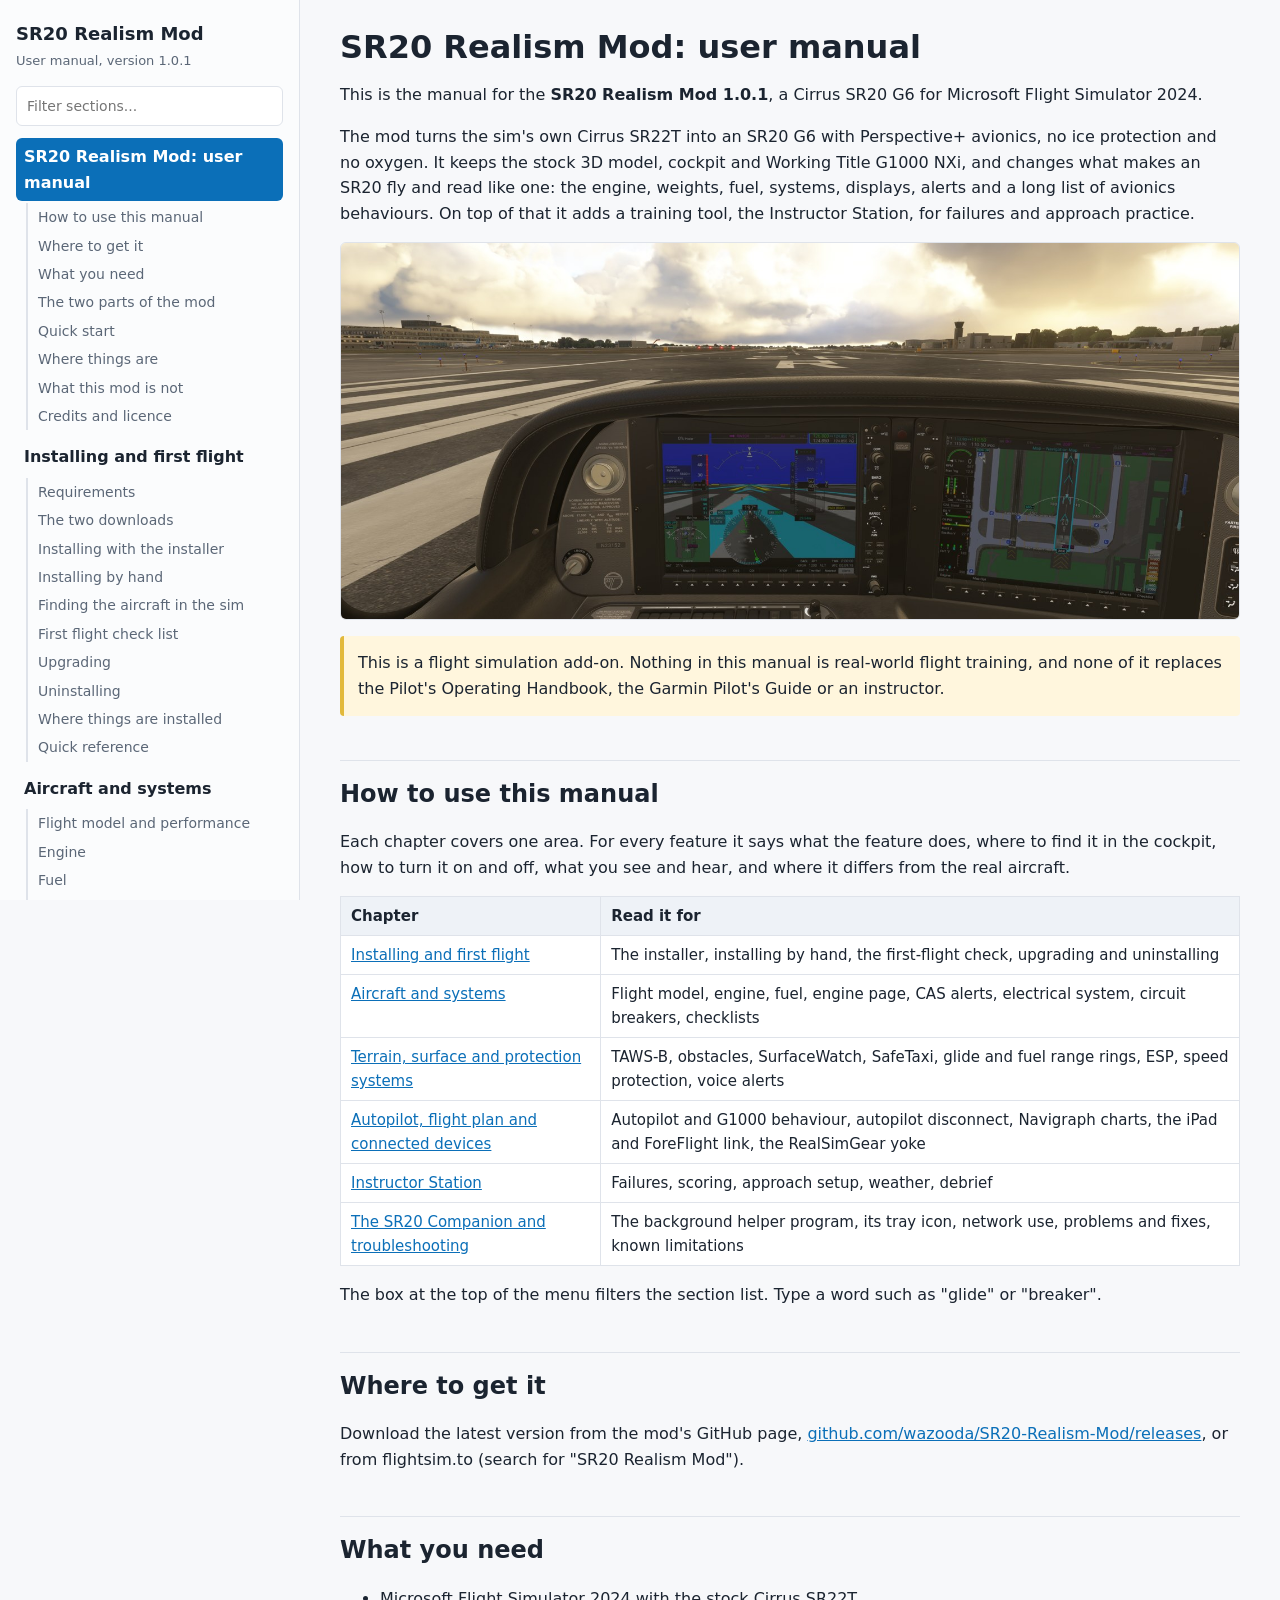
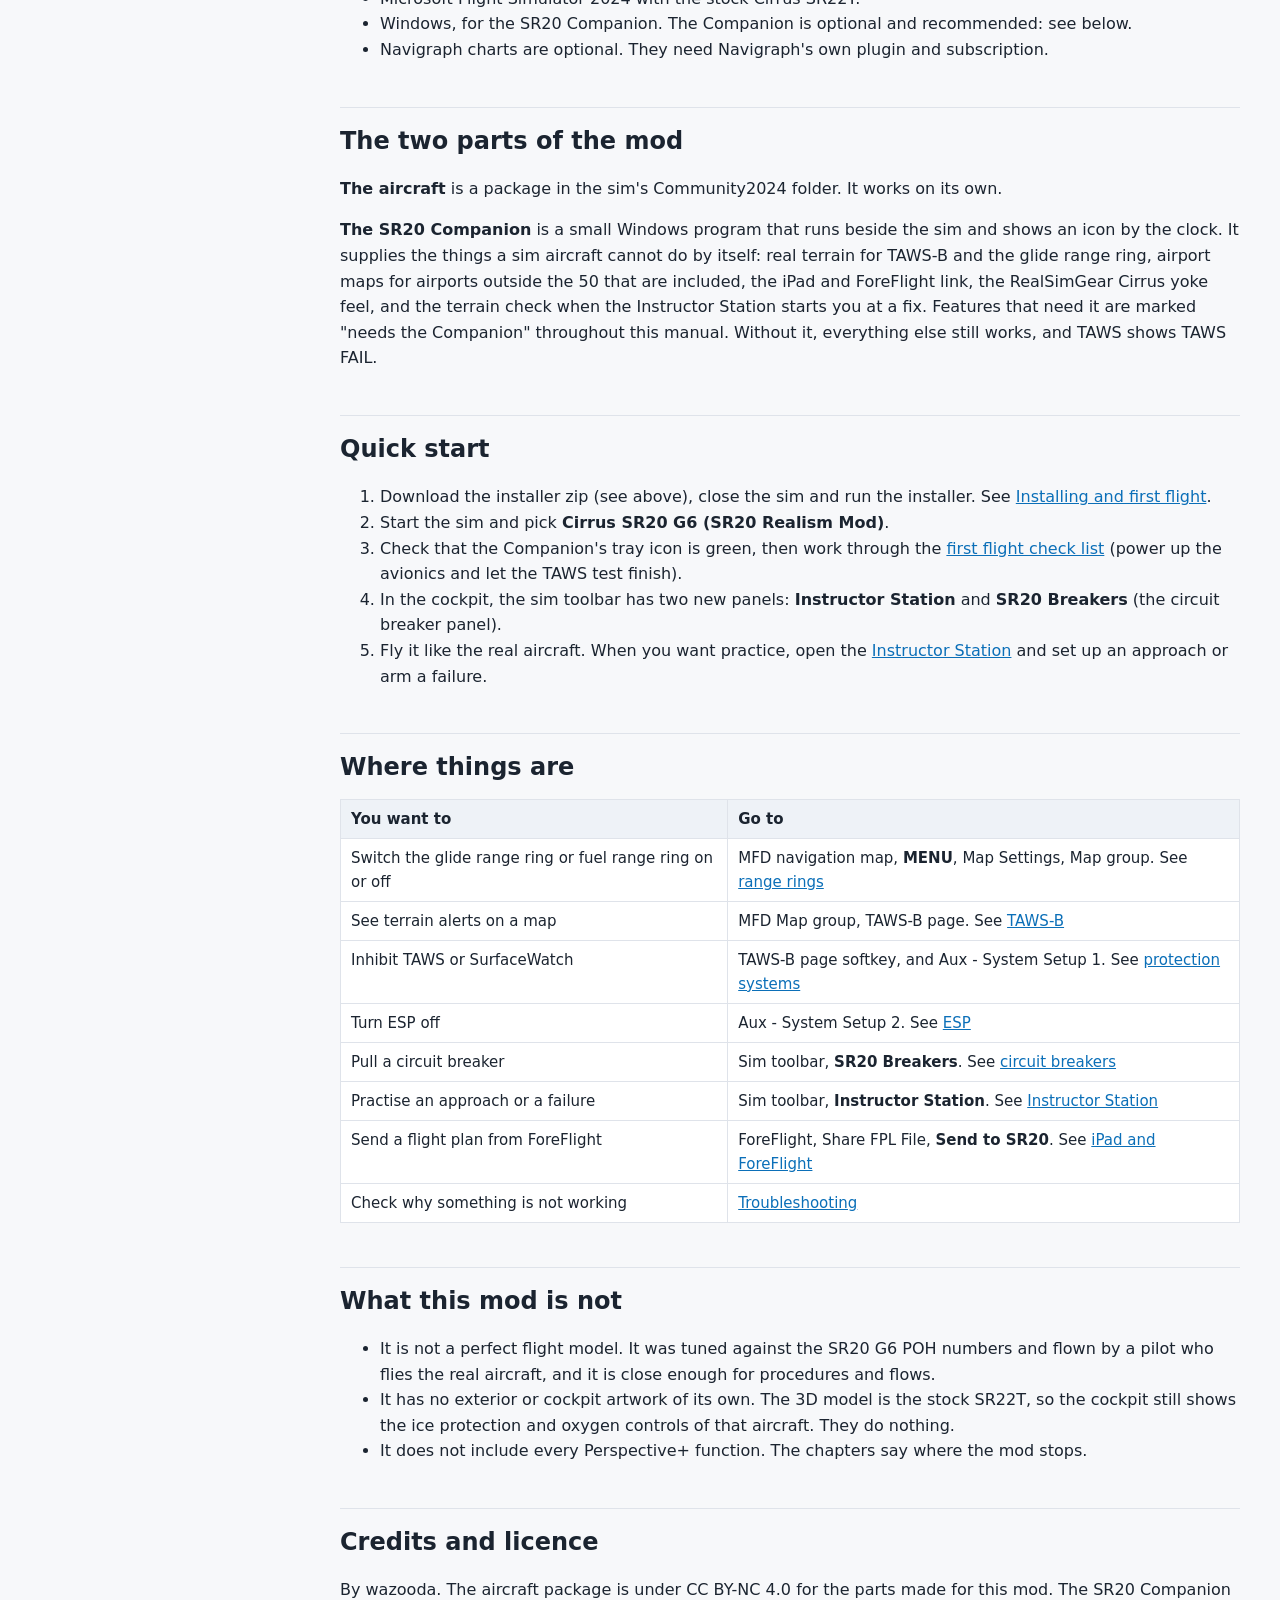
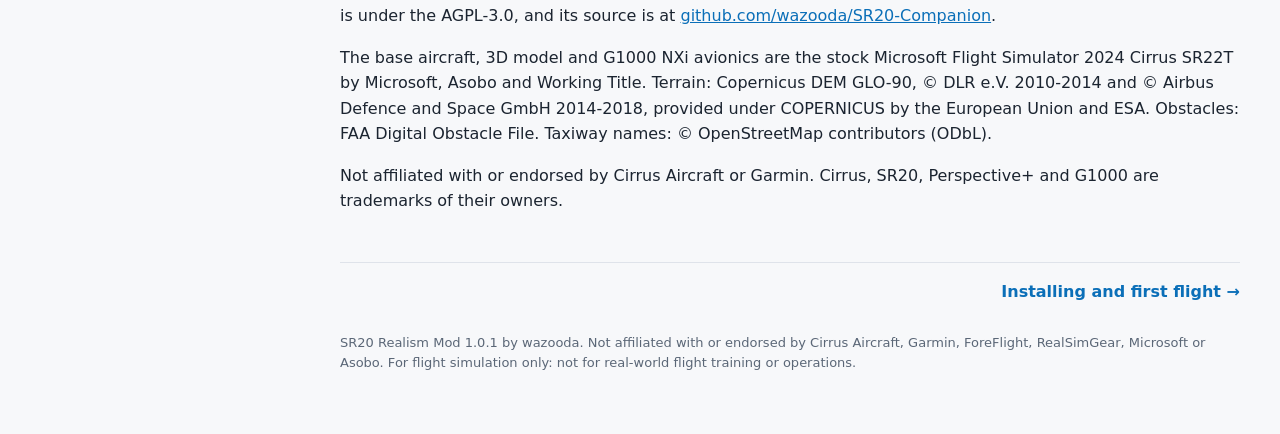
<file: docs/index.html>
<!doctype html>
<html lang="en"><head><meta charset="utf-8"><meta name="viewport" content="width=device-width,initial-scale=1">
<title>SR20 Realism Mod: user manual - SR20 Realism Mod manual</title>
<meta name="description" content="SR20 Realism Mod: user manual: user manual of the SR20 Realism Mod for Microsoft Flight Simulator 2024.">
<link rel="stylesheet" href="style.css"></head>
<body><div class="wrap">
<nav class="side"><p class="brand">SR20 Realism Mod</p><p class="ver">User manual, version 1.0.1</p>
<input id="q" type="search" placeholder="Filter sections..." aria-label="Filter sections">
<ul><li class="page cur"><a href="index.html">SR20 Realism Mod: user manual</a><ul class="secs"><li><a href="index.html#how-to-use-this-manual">How to use this manual</a></li><li><a href="index.html#where-to-get-it">Where to get it</a></li><li><a href="index.html#what-you-need">What you need</a></li><li><a href="index.html#the-two-parts-of-the-mod">The two parts of the mod</a></li><li><a href="index.html#quick-start">Quick start</a></li><li><a href="index.html#where-things-are">Where things are</a></li><li><a href="index.html#what-this-mod-is-not">What this mod is not</a></li><li><a href="index.html#credits-and-licence">Credits and licence</a></li></ul></li><li class="page"><a href="install.html">Installing and first flight</a><ul class="secs"><li><a href="install.html#requirements">Requirements</a></li><li><a href="install.html#the-two-downloads">The two downloads</a></li><li><a href="install.html#installing-with-the-installer">Installing with the installer</a></li><li><a href="install.html#installing-by-hand">Installing by hand</a></li><li><a href="install.html#finding-the-aircraft-in-the-sim">Finding the aircraft in the sim</a></li><li><a href="install.html#first-flight-check-list">First flight check list</a></li><li><a href="install.html#upgrading">Upgrading</a></li><li><a href="install.html#uninstalling">Uninstalling</a></li><li><a href="install.html#where-things-are-installed">Where things are installed</a></li><li><a href="install.html#quick-reference">Quick reference</a></li></ul></li><li class="page"><a href="aircraft-systems.html">Aircraft and systems</a><ul class="secs"><li><a href="aircraft-systems.html#flight-model-and-performance">Flight model and performance</a></li><li><a href="aircraft-systems.html#engine">Engine</a></li><li><a href="aircraft-systems.html#fuel">Fuel</a></li><li><a href="aircraft-systems.html#engine-and-system-displays">Engine and system displays</a></li><li><a href="aircraft-systems.html#cas-alerts-and-messages">CAS alerts and messages</a></li><li><a href="aircraft-systems.html#electrical-system">Electrical system</a></li><li><a href="aircraft-systems.html#circuit-breaker-panel">Circuit breaker panel</a></li><li><a href="aircraft-systems.html#equipment-removed-versus-the-sr22t">Equipment removed versus the SR22T</a></li><li><a href="aircraft-systems.html#checklists">Checklists</a></li><li><a href="aircraft-systems.html#quick-reference">Quick reference</a></li></ul></li><li class="page"><a href="safety-systems.html">Terrain, surface and protection systems</a><ul class="secs"><li><a href="safety-systems.html#taws-b-terrain-and-obstacle-alerting">TAWS-B terrain and obstacle alerting</a></li><li><a href="safety-systems.html#obstacles">Obstacles</a></li><li><a href="safety-systems.html#surfacewatch">SurfaceWatch</a></li><li><a href="safety-systems.html#safetaxi-airport-maps">SafeTaxi airport maps</a></li><li><a href="safety-systems.html#glide-range-ring-and-fuel-range-ring">Glide range ring and fuel range ring</a></li><li><a href="safety-systems.html#electronic-stability-and-protection-esp">Electronic Stability and Protection (ESP)</a></li><li><a href="safety-systems.html#gfc-700-speed-protection">GFC 700 speed protection</a></li><li><a href="safety-systems.html#voice-alerts">Voice alerts</a></li><li><a href="safety-systems.html#quick-reference">Quick reference</a></li></ul></li><li class="page"><a href="autopilot-fms.html">Autopilot, flight plan and connected devices</a><ul class="secs"><li><a href="autopilot-fms.html#autopilot-and-g1000-behaviour">Autopilot and G1000 behaviour</a></li><li><a href="autopilot-fms.html#autopilot-disconnect">Autopilot disconnect</a></li><li><a href="autopilot-fms.html#navigraph-charts">Navigraph charts</a></li><li><a href="autopilot-fms.html#ipad-and-foreflight-link">iPad and ForeFlight link</a></li><li><a href="autopilot-fms.html#realsimgear-cirrus-yoke-force-feel">RealSimGear Cirrus yoke force feel</a></li><li><a href="autopilot-fms.html#quick-reference">Quick reference</a></li></ul></li><li class="page"><a href="instructor-station.html">Instructor Station</a><ul class="secs"><li><a href="instructor-station.html#opening-the-panel">Opening the panel</a></li><li><a href="instructor-station.html#failures-tab">FAILURES tab</a></li><li><a href="instructor-station.html#approach-tab">APPROACH tab</a></li><li><a href="instructor-station.html#debrief-tab">DEBRIEF tab</a></li><li><a href="instructor-station.html#scores-tab">SCORES tab</a></li><li><a href="instructor-station.html#worked-example">Worked example</a></li><li><a href="instructor-station.html#quick-reference">Quick reference</a></li></ul></li><li class="page"><a href="companion-troubleshooting.html">The SR20 Companion and troubleshooting</a><ul class="secs"><li><a href="companion-troubleshooting.html#what-the-companion-is">What the Companion is</a></li><li><a href="companion-troubleshooting.html#the-tray-icon-needs-the-companion">The tray icon (needs the Companion)</a></li><li><a href="companion-troubleshooting.html#start-with-windows-needs-the-companion">Start with Windows (needs the Companion)</a></li><li><a href="companion-troubleshooting.html#what-the-companion-does-on-your-pc-and-network-needs-the-companion">What the Companion does on your PC and network (needs the Companion)</a></li><li><a href="companion-troubleshooting.html#troubleshooting">Troubleshooting</a></li><li><a href="companion-troubleshooting.html#known-limitations">Known limitations</a></li><li><a href="companion-troubleshooting.html#quick-reference">Quick reference</a></li></ul></li></ul></nav>
<main><h1>SR20 Realism Mod: user manual</h1>
<p>This is the manual for the <strong>SR20 Realism Mod 1.0.1</strong>, a Cirrus SR20 G6 for Microsoft Flight Simulator 2024.</p>
<p>The mod turns the sim's own Cirrus SR22T into an SR20 G6 with Perspective+ avionics, no ice protection and no oxygen.
It keeps the stock 3D model, cockpit and Working Title G1000 NXi, and changes what makes an SR20 fly and read like
one: the engine, weights, fuel, systems, displays, alerts and a long list of avionics behaviours. On top of that it
adds a training tool, the Instructor Station, for failures and approach practice.</p>
<p><img loading="lazy" alt="The SR20 cockpit lined up on the runway, with SurfaceWatch on the PFD and SafeTaxi on the MFD" src="img/cockpit-surfacewatch.jpg" /></p>
<blockquote>
<p>This is a flight simulation add-on. Nothing in this manual is real-world flight training, and none of it replaces
the Pilot's Operating Handbook, the Garmin Pilot's Guide or an instructor.</p>
</blockquote>
<h2 id="how-to-use-this-manual">How to use this manual</h2>
<p>Each chapter covers one area. For every feature it says what the feature does, where to find it in the cockpit, how
to turn it on and off, what you see and hear, and where it differs from the real aircraft.</p>
<div class="tw"><table>
<thead>
<tr>
<th>Chapter</th>
<th>Read it for</th>
</tr>
</thead>
<tbody>
<tr>
<td><a href="install.html">Installing and first flight</a></td>
<td>The installer, installing by hand, the first-flight check, upgrading and uninstalling</td>
</tr>
<tr>
<td><a href="aircraft-systems.html">Aircraft and systems</a></td>
<td>Flight model, engine, fuel, engine page, CAS alerts, electrical system, circuit breakers, checklists</td>
</tr>
<tr>
<td><a href="safety-systems.html">Terrain, surface and protection systems</a></td>
<td>TAWS-B, obstacles, SurfaceWatch, SafeTaxi, glide and fuel range rings, ESP, speed protection, voice alerts</td>
</tr>
<tr>
<td><a href="autopilot-fms.html">Autopilot, flight plan and connected devices</a></td>
<td>Autopilot and G1000 behaviour, autopilot disconnect, Navigraph charts, the iPad and ForeFlight link, the RealSimGear yoke</td>
</tr>
<tr>
<td><a href="instructor-station.html">Instructor Station</a></td>
<td>Failures, scoring, approach setup, weather, debrief</td>
</tr>
<tr>
<td><a href="companion-troubleshooting.html">The SR20 Companion and troubleshooting</a></td>
<td>The background helper program, its tray icon, network use, problems and fixes, known limitations</td>
</tr>
</tbody>
</table></div>
<p>The box at the top of the menu filters the section list. Type a word such as "glide" or "breaker".</p>
<h2 id="where-to-get-it">Where to get it</h2>
<p>Download the latest version from the mod's GitHub page,
<a href="https://github.com/wazooda/SR20-Realism-Mod/releases/latest">github.com/wazooda/SR20-Realism-Mod/releases</a>, or from
flightsim.to (search for "SR20 Realism Mod").</p>
<h2 id="what-you-need">What you need</h2>
<ul>
<li>Microsoft Flight Simulator 2024 with the stock Cirrus SR22T.</li>
<li>Windows, for the SR20 Companion. The Companion is optional and recommended: see below.</li>
<li>Navigraph charts are optional. They need Navigraph's own plugin and subscription.</li>
</ul>
<h2 id="the-two-parts-of-the-mod">The two parts of the mod</h2>
<p><strong>The aircraft</strong> is a package in the sim's Community2024 folder. It works on its own.</p>
<p><strong>The SR20 Companion</strong> is a small Windows program that runs beside the sim and shows an icon by the clock. It
supplies the things a sim aircraft cannot do by itself: real terrain for TAWS-B and the glide range ring, airport
maps for airports outside the 50 that are included, the iPad and ForeFlight link, the RealSimGear Cirrus yoke
feel, and the terrain check when the Instructor Station starts you at a fix. Features that need it are marked "needs the Companion" throughout this manual. Without it, everything else
still works, and TAWS shows TAWS FAIL.</p>
<h2 id="quick-start">Quick start</h2>
<ol>
<li>Download the installer zip (see above), close the sim and run the installer. See <a href="install.html">Installing and first flight</a>.</li>
<li>Start the sim and pick <strong>Cirrus SR20 G6 (SR20 Realism Mod)</strong>.</li>
<li>Check that the Companion's tray icon is green, then work through the
   <a href="install.html#first-flight-check-list">first flight check list</a> (power up the avionics and let the TAWS test finish).</li>
<li>In the cockpit, the sim toolbar has two new panels: <strong>Instructor Station</strong> and <strong>SR20 Breakers</strong> (the circuit breaker panel).</li>
<li>Fly it like the real aircraft. When you want practice, open the <a href="instructor-station.html">Instructor Station</a>
   and set up an approach or arm a failure.</li>
</ol>
<h2 id="where-things-are">Where things are</h2>
<div class="tw"><table>
<thead>
<tr>
<th>You want to</th>
<th>Go to</th>
</tr>
</thead>
<tbody>
<tr>
<td>Switch the glide range ring or fuel range ring on or off</td>
<td>MFD navigation map, <strong>MENU</strong>, Map Settings, Map group. See <a href="safety-systems.html#glide-range-ring-and-fuel-range-ring">range rings</a></td>
</tr>
<tr>
<td>See terrain alerts on a map</td>
<td>MFD Map group, TAWS-B page. See <a href="safety-systems.html#taws-b-terrain-and-obstacle-alerting">TAWS-B</a></td>
</tr>
<tr>
<td>Inhibit TAWS or SurfaceWatch</td>
<td>TAWS-B page softkey, and Aux - System Setup 1. See <a href="safety-systems.html#surfacewatch-inhibit">protection systems</a></td>
</tr>
<tr>
<td>Turn ESP off</td>
<td>Aux - System Setup 2. See <a href="safety-systems.html#electronic-stability-and-protection-esp">ESP</a></td>
</tr>
<tr>
<td>Pull a circuit breaker</td>
<td>Sim toolbar, <strong>SR20 Breakers</strong>. See <a href="aircraft-systems.html#circuit-breaker-panel">circuit breakers</a></td>
</tr>
<tr>
<td>Practise an approach or a failure</td>
<td>Sim toolbar, <strong>Instructor Station</strong>. See <a href="instructor-station.html">Instructor Station</a></td>
</tr>
<tr>
<td>Send a flight plan from ForeFlight</td>
<td>ForeFlight, Share FPL File, <strong>Send to SR20</strong>. See <a href="autopilot-fms.html#ipad-and-foreflight-link">iPad and ForeFlight</a></td>
</tr>
<tr>
<td>Check why something is not working</td>
<td><a href="companion-troubleshooting.html">Troubleshooting</a></td>
</tr>
</tbody>
</table></div>
<h2 id="what-this-mod-is-not">What this mod is not</h2>
<ul>
<li>It is not a perfect flight model. It was tuned against the SR20 G6 POH numbers and flown by a pilot who flies the
  real aircraft, and it is close enough for procedures and flows.</li>
<li>It has no exterior or cockpit artwork of its own. The 3D model is the stock SR22T, so the cockpit still shows
  the ice protection and oxygen controls of that aircraft. They do nothing.</li>
<li>It does not include every Perspective+ function. The chapters say where the mod stops.</li>
</ul>
<h2 id="credits-and-licence">Credits and licence</h2>
<p>By wazooda. The aircraft package is under CC BY-NC 4.0 for the parts made for this mod. The SR20 Companion is under
the AGPL-3.0, and its source is at <a href="https://github.com/wazooda/SR20-Companion">github.com/wazooda/SR20-Companion</a>.</p>
<p>The base aircraft, 3D model and G1000 NXi avionics are the stock Microsoft Flight Simulator 2024 Cirrus SR22T by
Microsoft, Asobo and Working Title. Terrain: Copernicus DEM GLO-90, © DLR e.V. 2010-2014 and © Airbus Defence and
Space GmbH 2014-2018, provided under COPERNICUS by the European Union and ESA. Obstacles: FAA Digital Obstacle File.
Taxiway names: © OpenStreetMap contributors (ODbL).</p>
<p>Not affiliated with or endorsed by Cirrus Aircraft or Garmin. Cirrus, SR20, Perspective+ and G1000 are trademarks of
their owners.</p>
<div class="pager"><span></span><span><a href="install.html">Installing and first flight &rarr;</a></span></div>
<footer>SR20 Realism Mod 1.0.1 by wazooda. Not affiliated with or endorsed by Cirrus Aircraft, Garmin, ForeFlight,
RealSimGear, Microsoft or Asobo. For flight simulation only: not for real-world flight training or operations.</footer>
</main></div><script src="nav.js"></script></body></html>
</file>
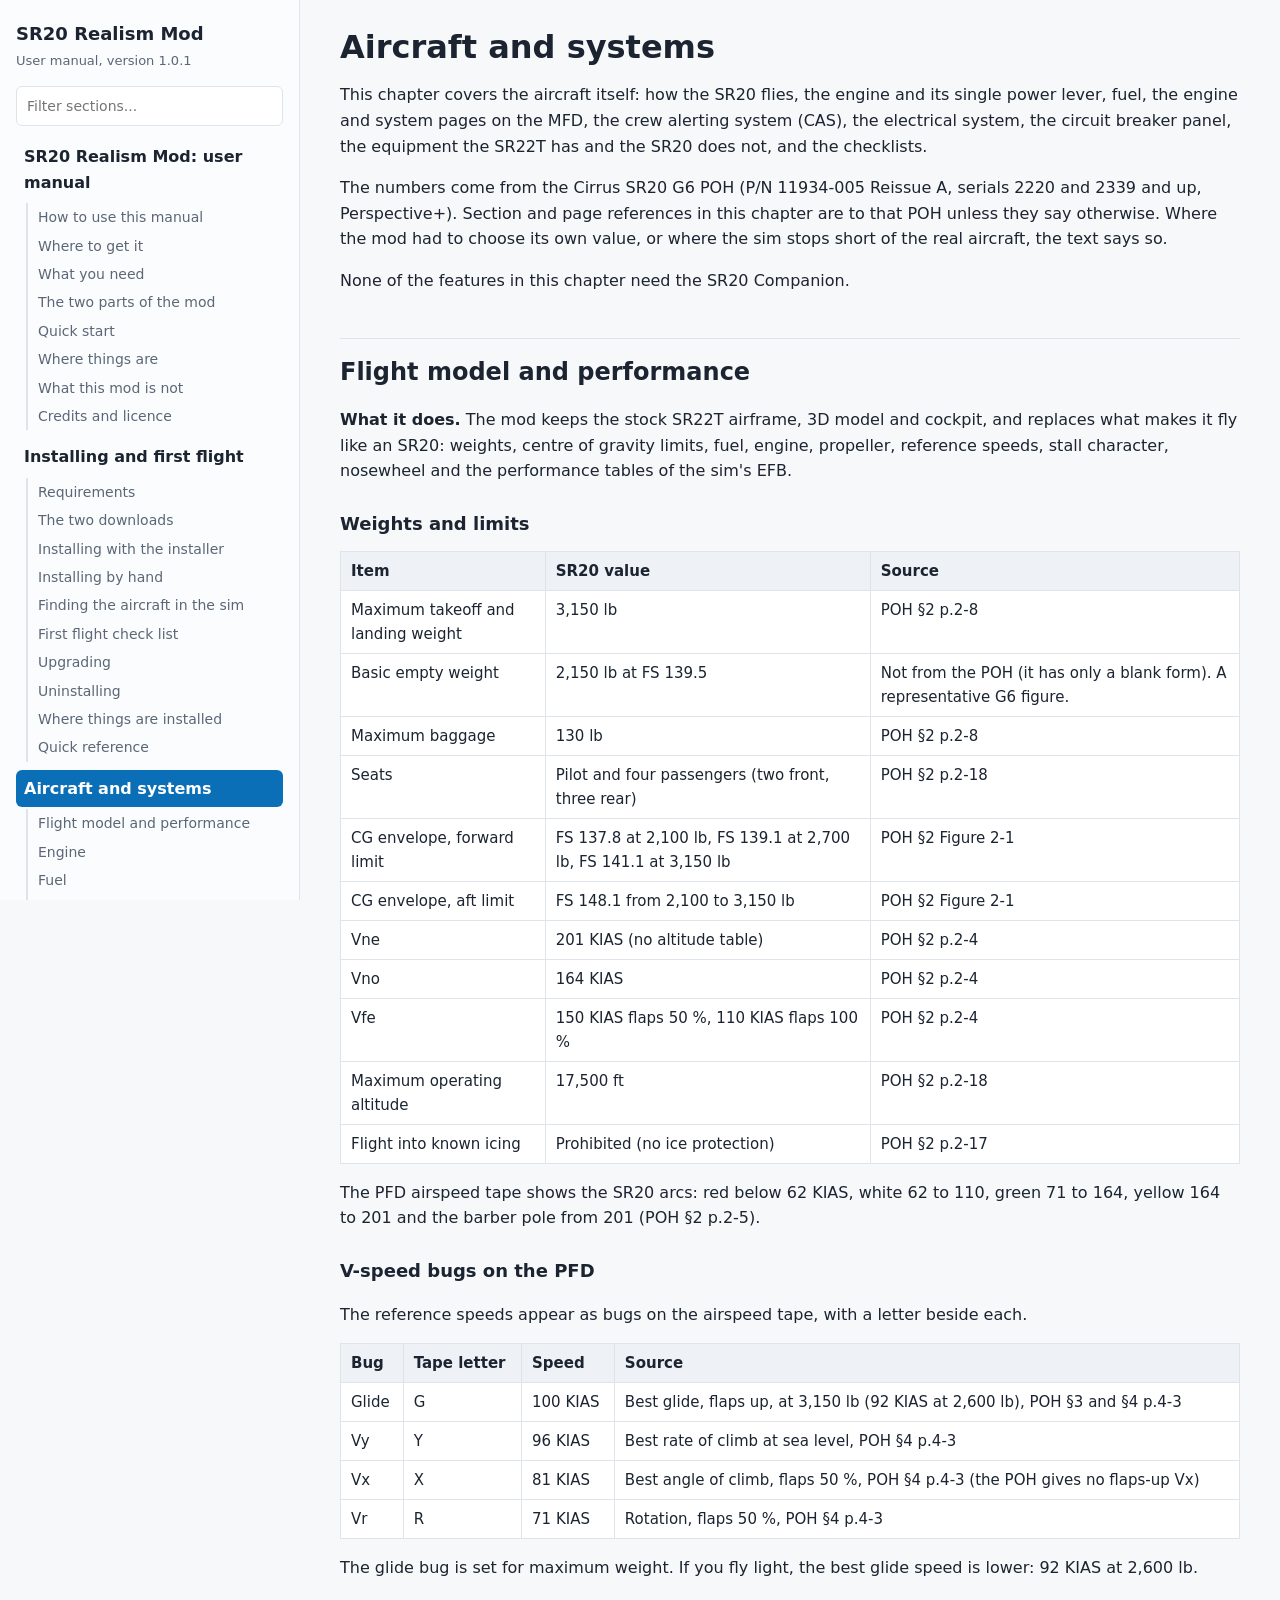
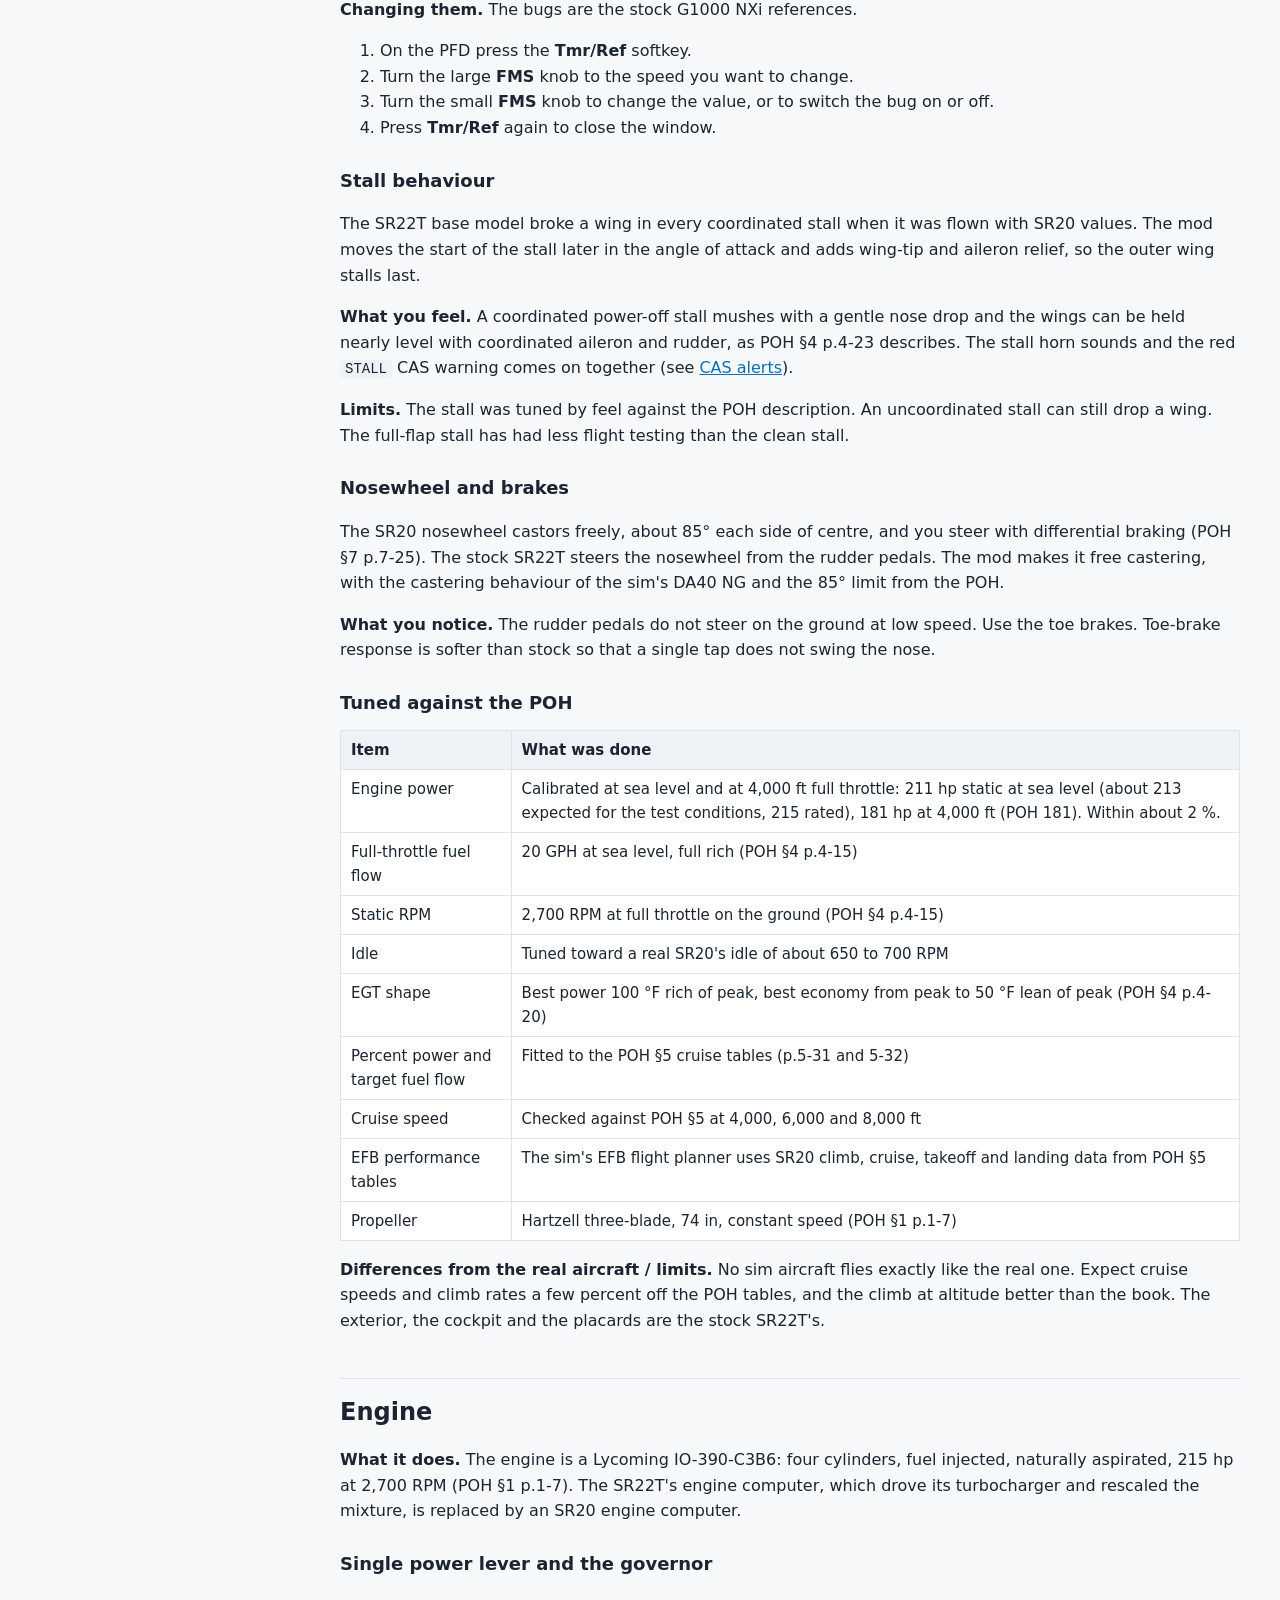
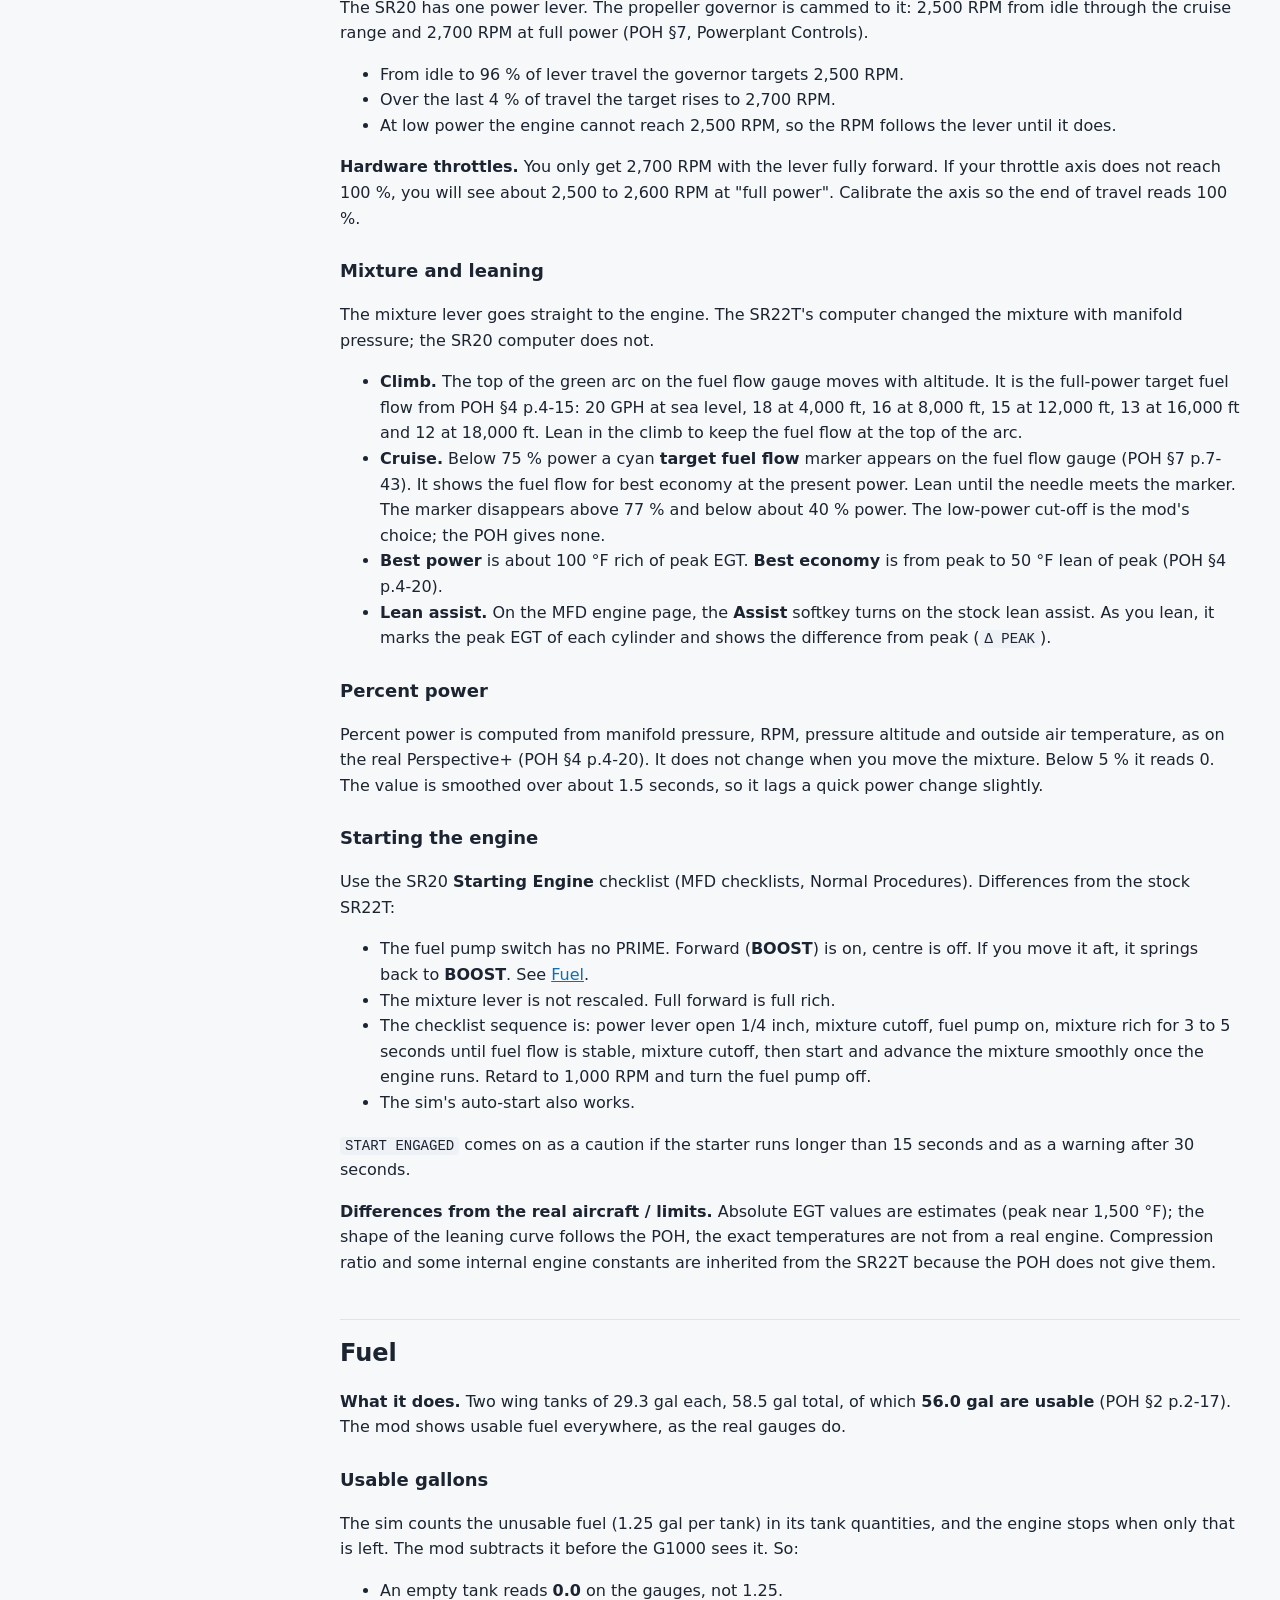
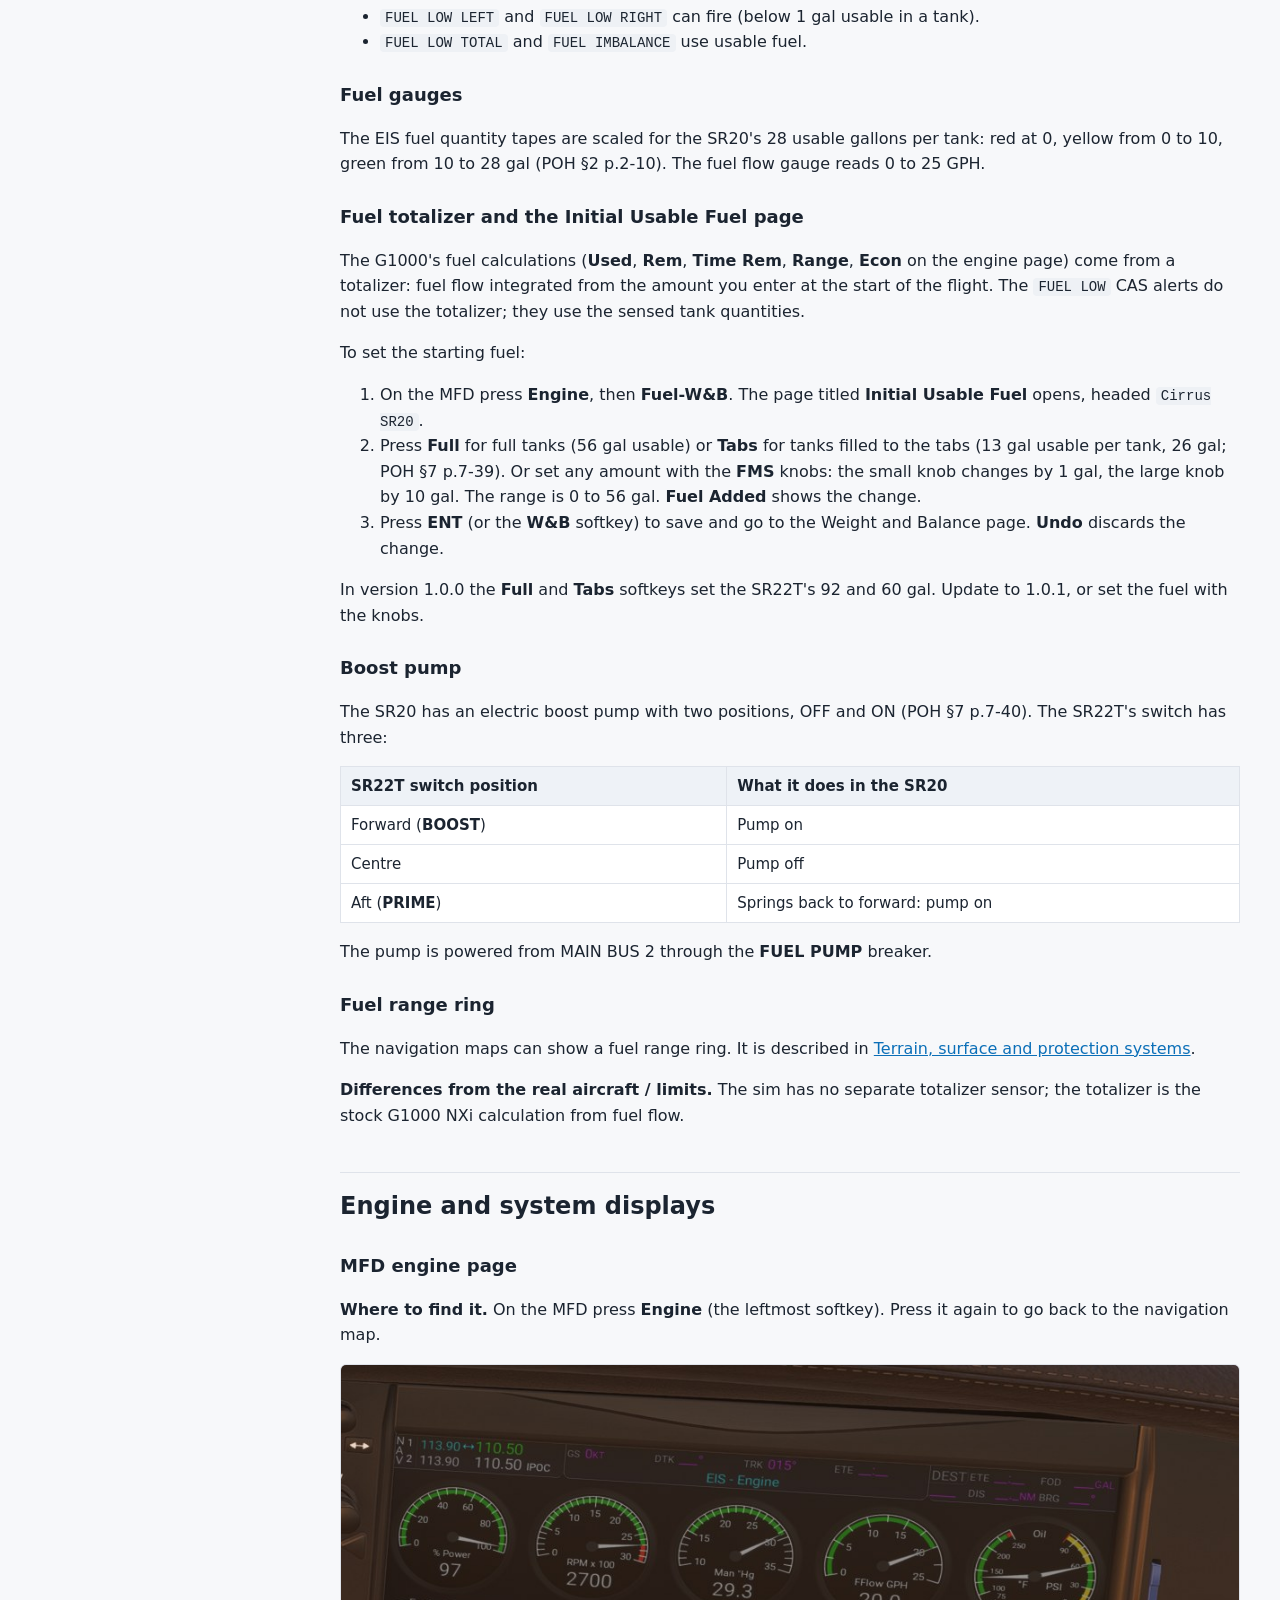
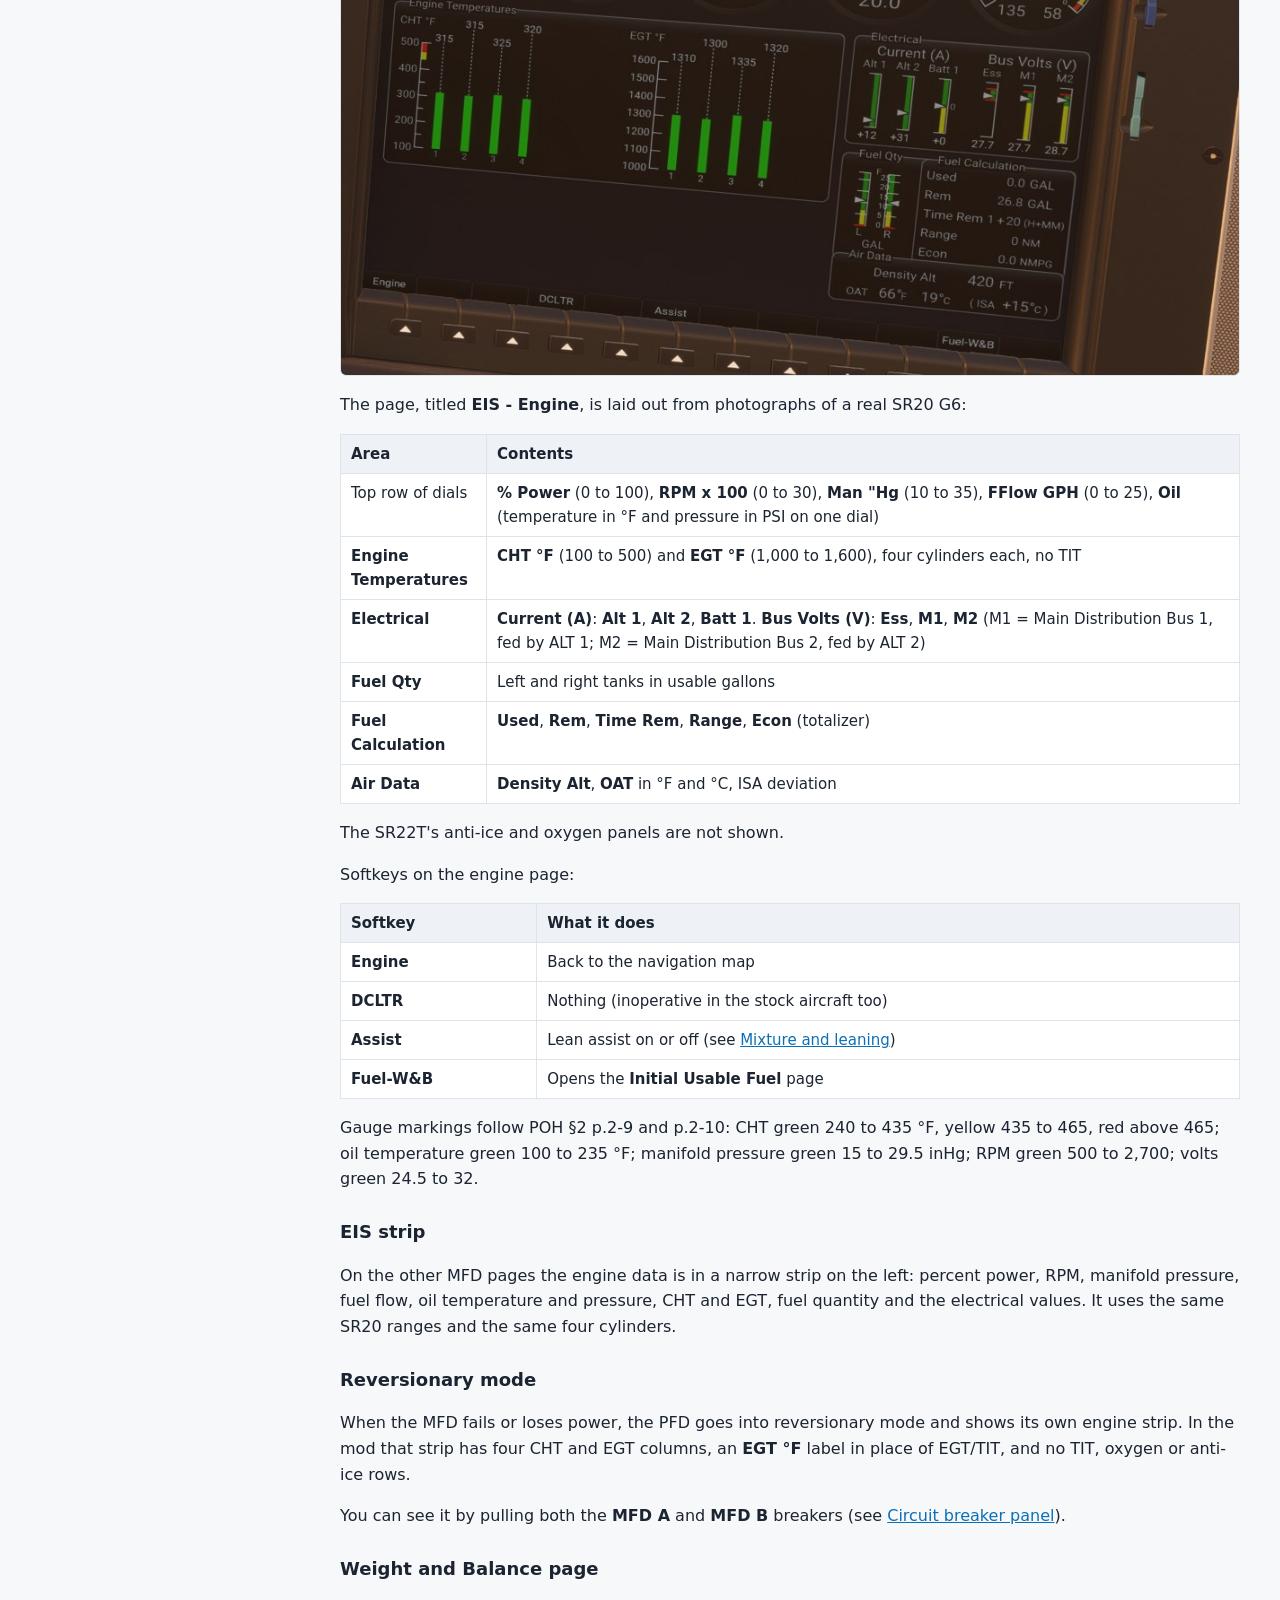
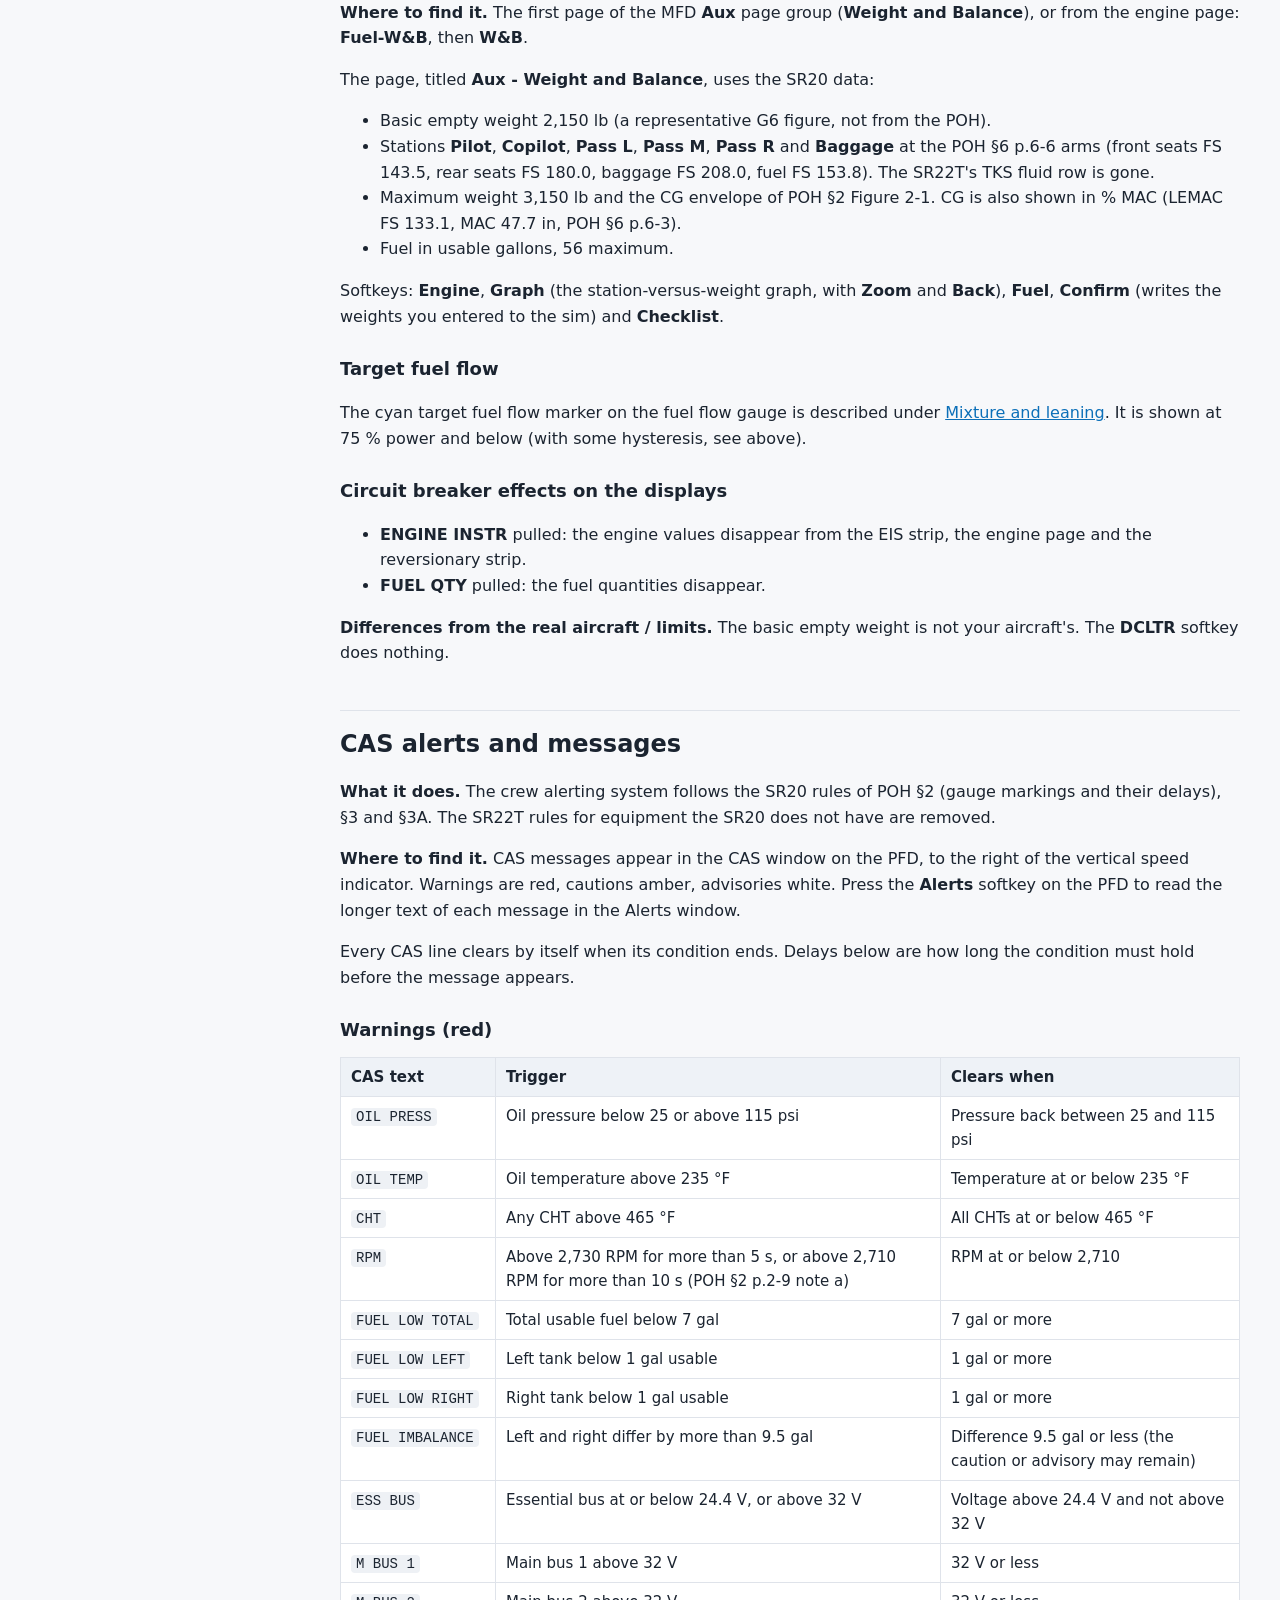
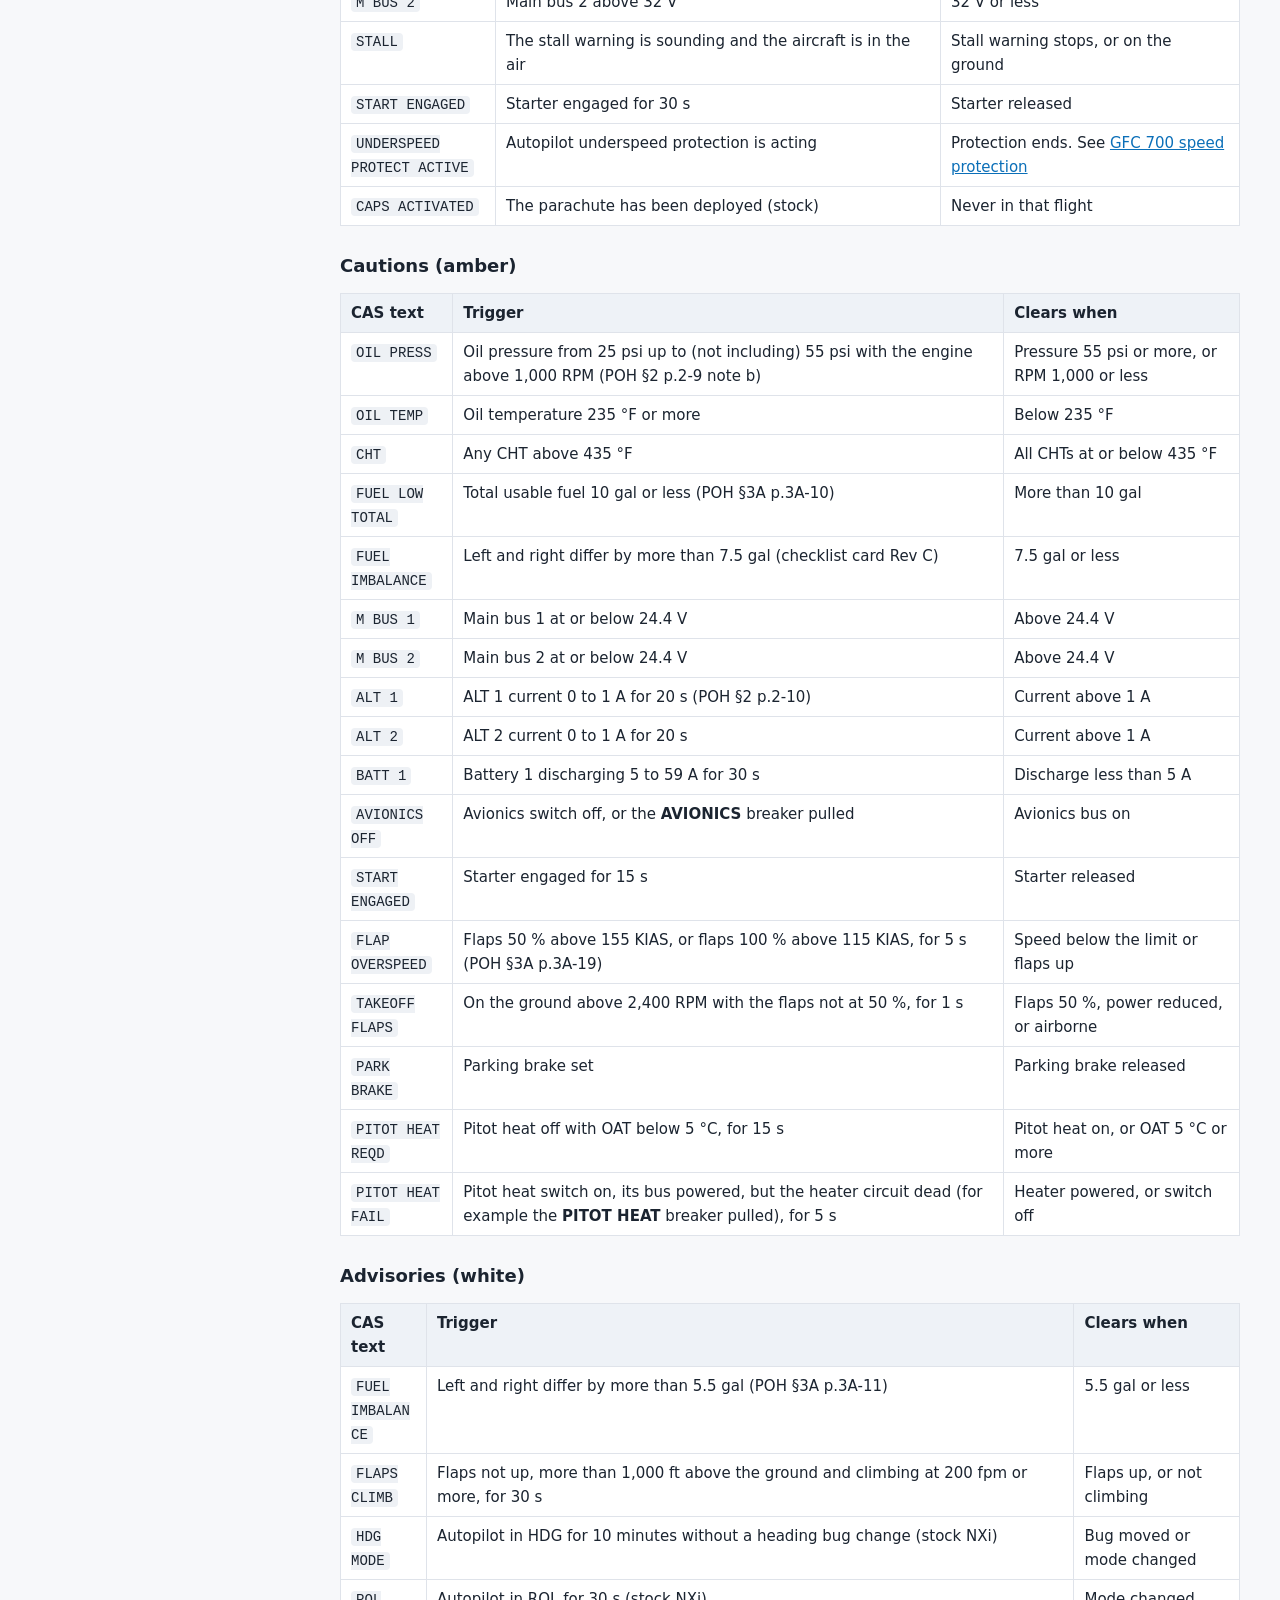
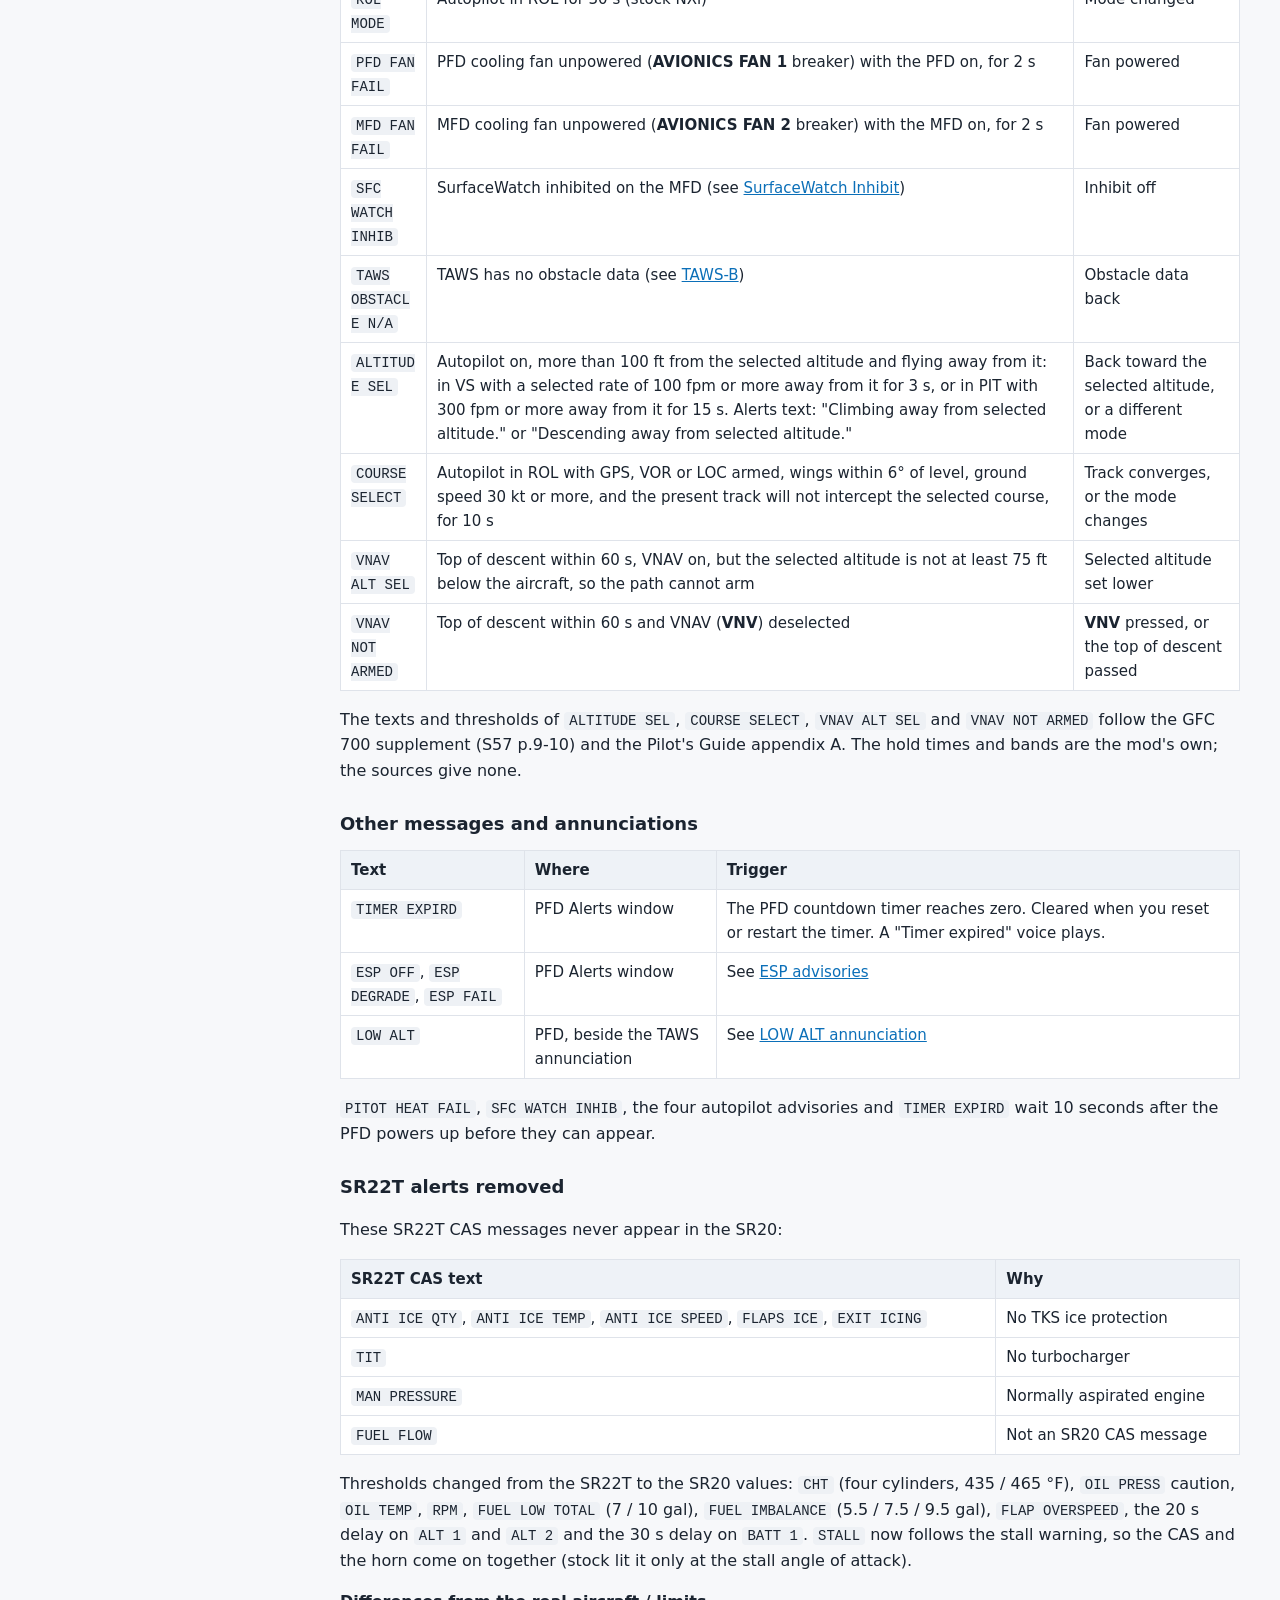
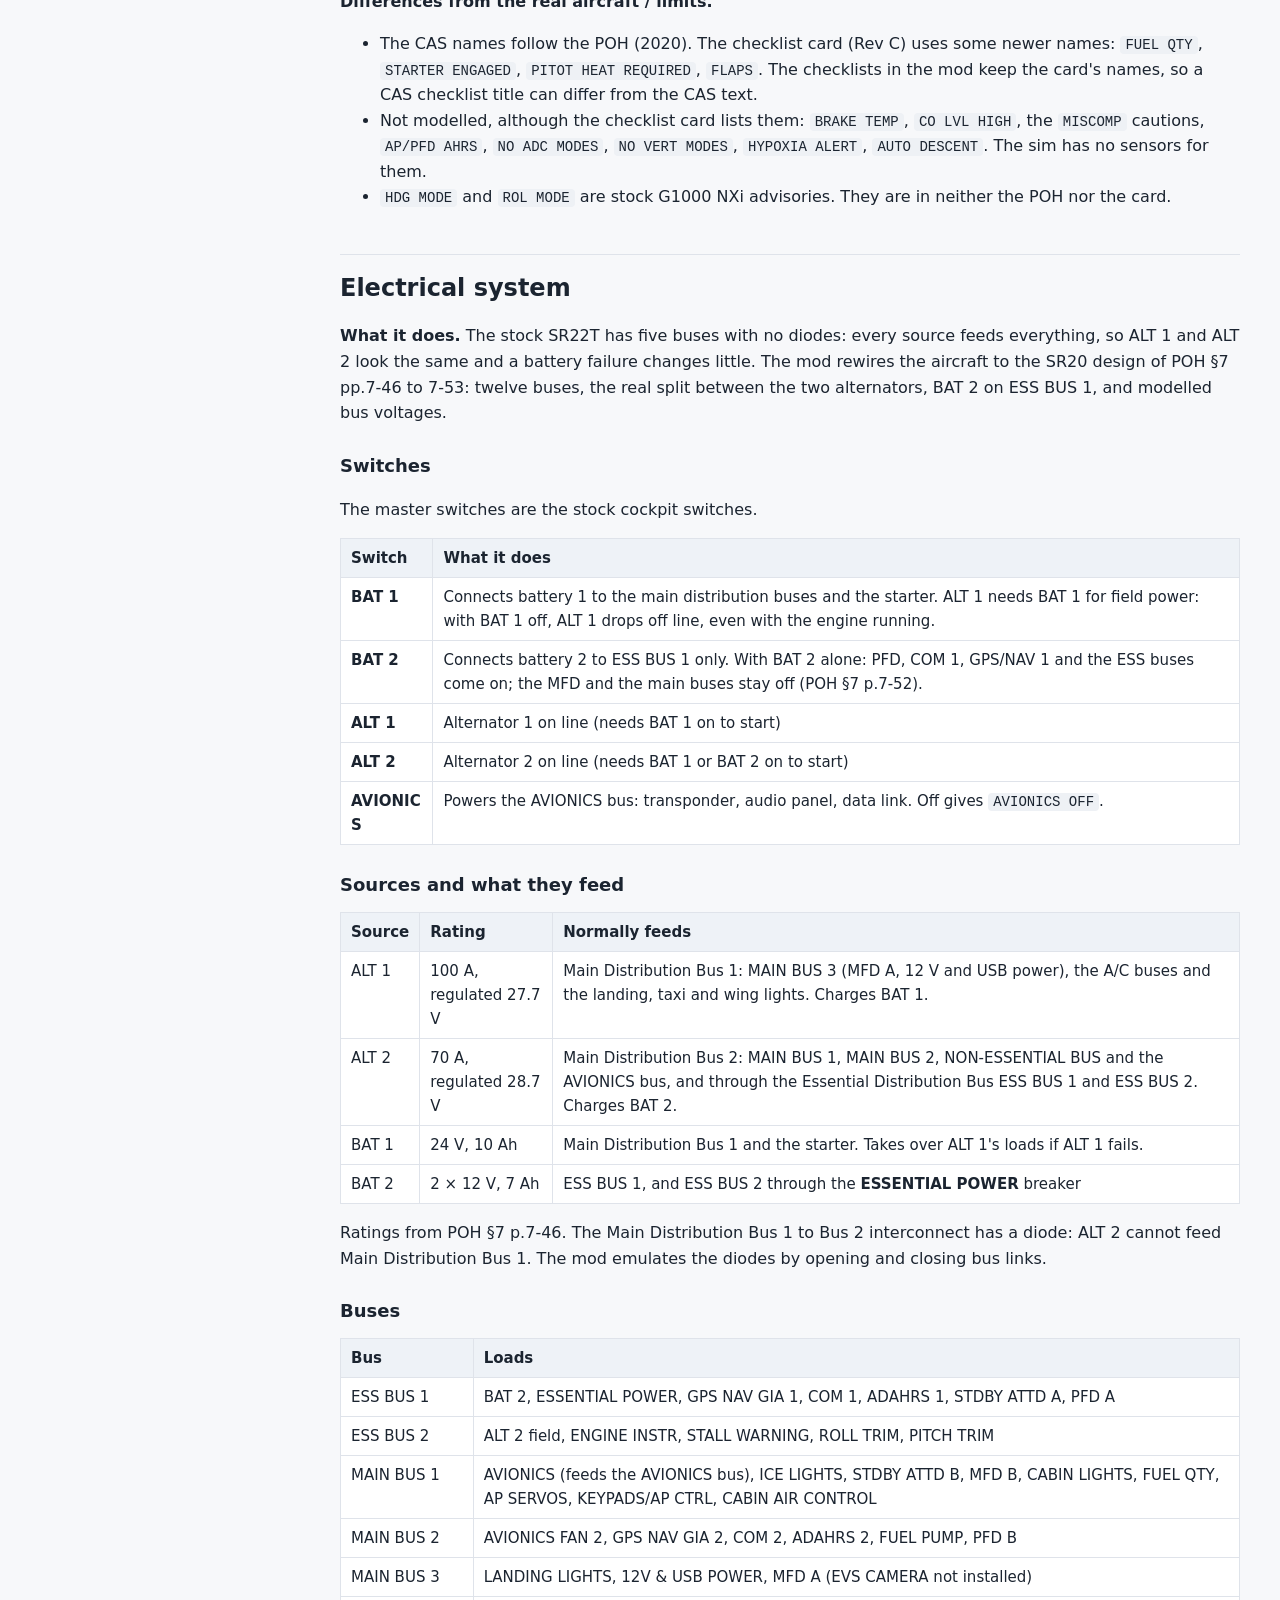
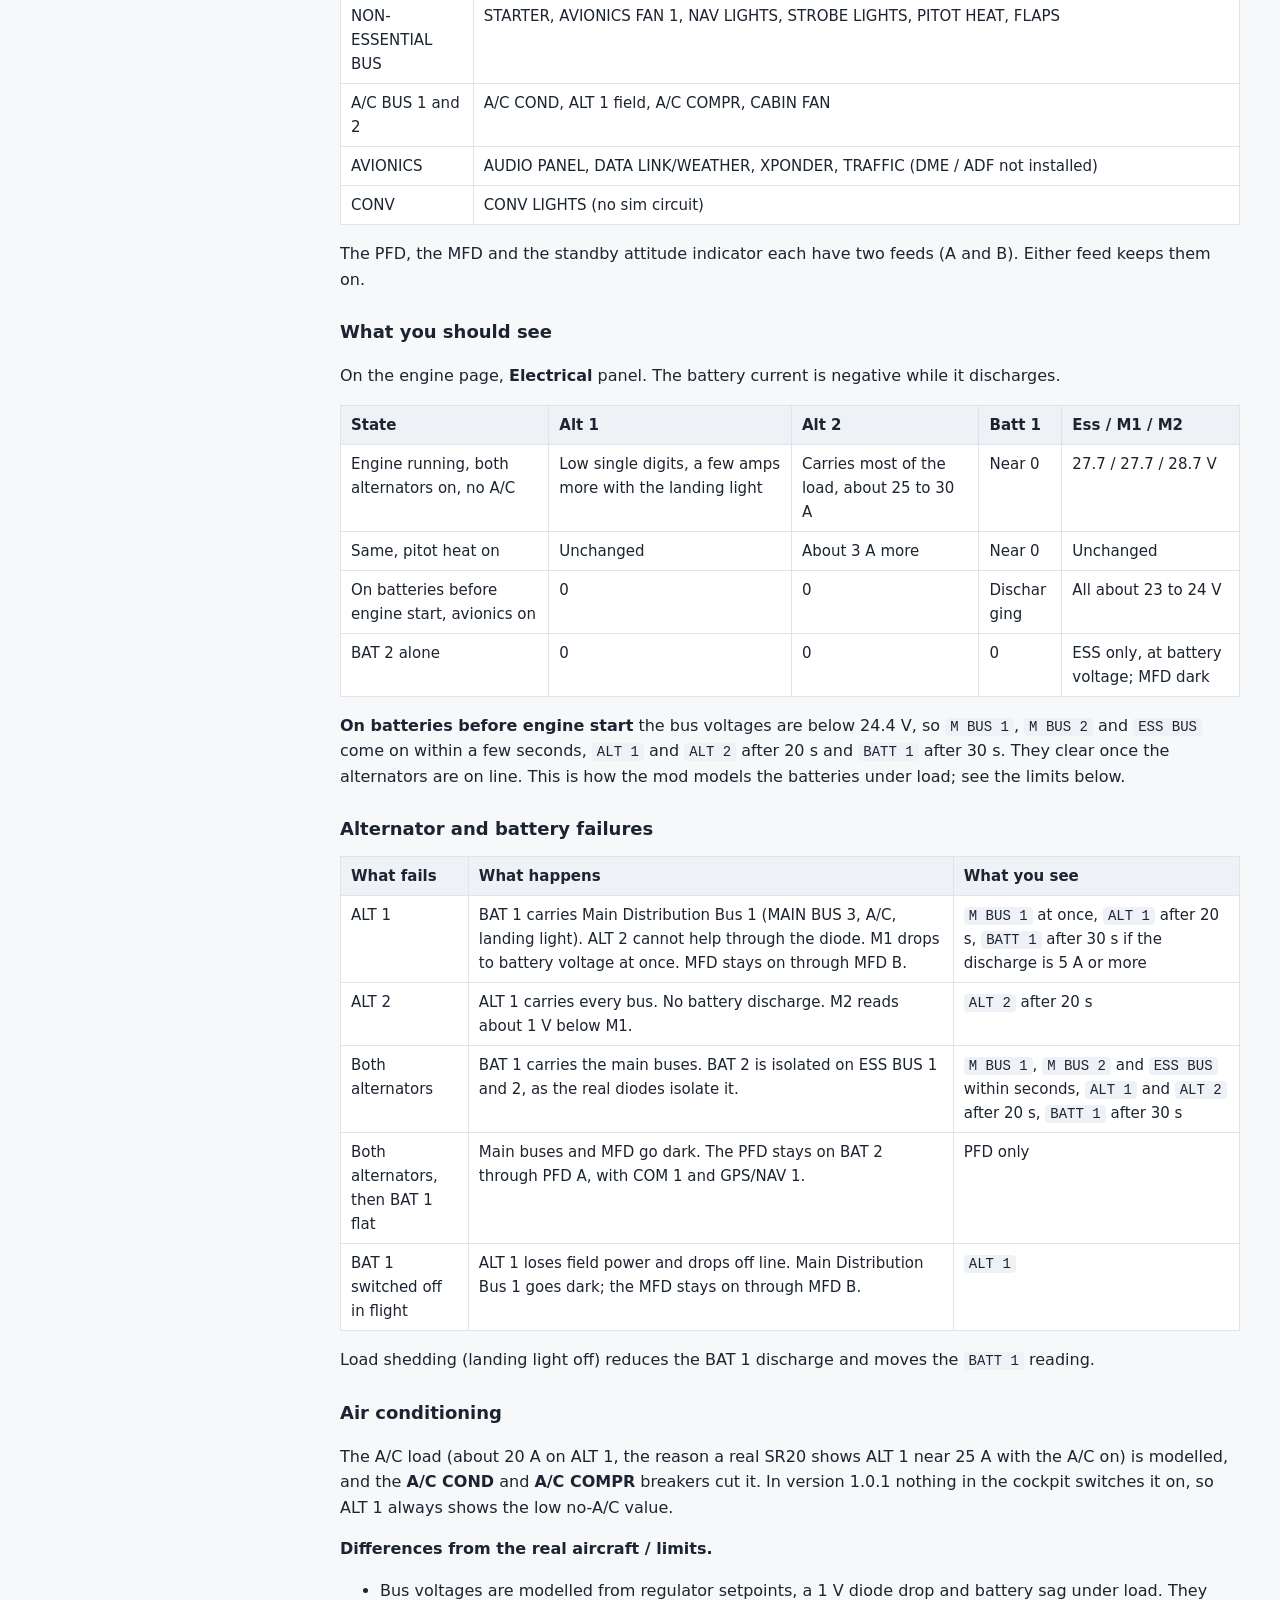
<file: docs/aircraft-systems.html>
<!doctype html>
<html lang="en"><head><meta charset="utf-8"><meta name="viewport" content="width=device-width,initial-scale=1">
<title>Aircraft and systems - SR20 Realism Mod manual</title>
<meta name="description" content="Aircraft and systems: user manual of the SR20 Realism Mod for Microsoft Flight Simulator 2024.">
<link rel="stylesheet" href="style.css"></head>
<body><div class="wrap">
<nav class="side"><p class="brand">SR20 Realism Mod</p><p class="ver">User manual, version 1.0.1</p>
<input id="q" type="search" placeholder="Filter sections..." aria-label="Filter sections">
<ul><li class="page"><a href="index.html">SR20 Realism Mod: user manual</a><ul class="secs"><li><a href="index.html#how-to-use-this-manual">How to use this manual</a></li><li><a href="index.html#where-to-get-it">Where to get it</a></li><li><a href="index.html#what-you-need">What you need</a></li><li><a href="index.html#the-two-parts-of-the-mod">The two parts of the mod</a></li><li><a href="index.html#quick-start">Quick start</a></li><li><a href="index.html#where-things-are">Where things are</a></li><li><a href="index.html#what-this-mod-is-not">What this mod is not</a></li><li><a href="index.html#credits-and-licence">Credits and licence</a></li></ul></li><li class="page"><a href="install.html">Installing and first flight</a><ul class="secs"><li><a href="install.html#requirements">Requirements</a></li><li><a href="install.html#the-two-downloads">The two downloads</a></li><li><a href="install.html#installing-with-the-installer">Installing with the installer</a></li><li><a href="install.html#installing-by-hand">Installing by hand</a></li><li><a href="install.html#finding-the-aircraft-in-the-sim">Finding the aircraft in the sim</a></li><li><a href="install.html#first-flight-check-list">First flight check list</a></li><li><a href="install.html#upgrading">Upgrading</a></li><li><a href="install.html#uninstalling">Uninstalling</a></li><li><a href="install.html#where-things-are-installed">Where things are installed</a></li><li><a href="install.html#quick-reference">Quick reference</a></li></ul></li><li class="page cur"><a href="aircraft-systems.html">Aircraft and systems</a><ul class="secs"><li><a href="aircraft-systems.html#flight-model-and-performance">Flight model and performance</a></li><li><a href="aircraft-systems.html#engine">Engine</a></li><li><a href="aircraft-systems.html#fuel">Fuel</a></li><li><a href="aircraft-systems.html#engine-and-system-displays">Engine and system displays</a></li><li><a href="aircraft-systems.html#cas-alerts-and-messages">CAS alerts and messages</a></li><li><a href="aircraft-systems.html#electrical-system">Electrical system</a></li><li><a href="aircraft-systems.html#circuit-breaker-panel">Circuit breaker panel</a></li><li><a href="aircraft-systems.html#equipment-removed-versus-the-sr22t">Equipment removed versus the SR22T</a></li><li><a href="aircraft-systems.html#checklists">Checklists</a></li><li><a href="aircraft-systems.html#quick-reference">Quick reference</a></li></ul></li><li class="page"><a href="safety-systems.html">Terrain, surface and protection systems</a><ul class="secs"><li><a href="safety-systems.html#taws-b-terrain-and-obstacle-alerting">TAWS-B terrain and obstacle alerting</a></li><li><a href="safety-systems.html#obstacles">Obstacles</a></li><li><a href="safety-systems.html#surfacewatch">SurfaceWatch</a></li><li><a href="safety-systems.html#safetaxi-airport-maps">SafeTaxi airport maps</a></li><li><a href="safety-systems.html#glide-range-ring-and-fuel-range-ring">Glide range ring and fuel range ring</a></li><li><a href="safety-systems.html#electronic-stability-and-protection-esp">Electronic Stability and Protection (ESP)</a></li><li><a href="safety-systems.html#gfc-700-speed-protection">GFC 700 speed protection</a></li><li><a href="safety-systems.html#voice-alerts">Voice alerts</a></li><li><a href="safety-systems.html#quick-reference">Quick reference</a></li></ul></li><li class="page"><a href="autopilot-fms.html">Autopilot, flight plan and connected devices</a><ul class="secs"><li><a href="autopilot-fms.html#autopilot-and-g1000-behaviour">Autopilot and G1000 behaviour</a></li><li><a href="autopilot-fms.html#autopilot-disconnect">Autopilot disconnect</a></li><li><a href="autopilot-fms.html#navigraph-charts">Navigraph charts</a></li><li><a href="autopilot-fms.html#ipad-and-foreflight-link">iPad and ForeFlight link</a></li><li><a href="autopilot-fms.html#realsimgear-cirrus-yoke-force-feel">RealSimGear Cirrus yoke force feel</a></li><li><a href="autopilot-fms.html#quick-reference">Quick reference</a></li></ul></li><li class="page"><a href="instructor-station.html">Instructor Station</a><ul class="secs"><li><a href="instructor-station.html#opening-the-panel">Opening the panel</a></li><li><a href="instructor-station.html#failures-tab">FAILURES tab</a></li><li><a href="instructor-station.html#approach-tab">APPROACH tab</a></li><li><a href="instructor-station.html#debrief-tab">DEBRIEF tab</a></li><li><a href="instructor-station.html#scores-tab">SCORES tab</a></li><li><a href="instructor-station.html#worked-example">Worked example</a></li><li><a href="instructor-station.html#quick-reference">Quick reference</a></li></ul></li><li class="page"><a href="companion-troubleshooting.html">The SR20 Companion and troubleshooting</a><ul class="secs"><li><a href="companion-troubleshooting.html#what-the-companion-is">What the Companion is</a></li><li><a href="companion-troubleshooting.html#the-tray-icon-needs-the-companion">The tray icon (needs the Companion)</a></li><li><a href="companion-troubleshooting.html#start-with-windows-needs-the-companion">Start with Windows (needs the Companion)</a></li><li><a href="companion-troubleshooting.html#what-the-companion-does-on-your-pc-and-network-needs-the-companion">What the Companion does on your PC and network (needs the Companion)</a></li><li><a href="companion-troubleshooting.html#troubleshooting">Troubleshooting</a></li><li><a href="companion-troubleshooting.html#known-limitations">Known limitations</a></li><li><a href="companion-troubleshooting.html#quick-reference">Quick reference</a></li></ul></li></ul></nav>
<main><h1>Aircraft and systems</h1>
<p>This chapter covers the aircraft itself: how the SR20 flies, the engine and its single power lever, fuel, the engine
and system pages on the MFD, the crew alerting system (CAS), the electrical system, the circuit breaker panel, the
equipment the SR22T has and the SR20 does not, and the checklists.</p>
<p>The numbers come from the Cirrus SR20 G6 POH (P/N 11934-005 Reissue A, serials 2220 and 2339 and up, Perspective+).
Section and page references in this chapter are to that POH unless they say otherwise. Where the mod had to choose
its own value, or where the sim stops short of the real aircraft, the text says so.</p>
<p>None of the features in this chapter need the SR20 Companion.</p>
<h2 id="flight-model-and-performance">Flight model and performance</h2>
<p><strong>What it does.</strong> The mod keeps the stock SR22T airframe, 3D model and cockpit, and replaces what makes it fly like an
SR20: weights, centre of gravity limits, fuel, engine, propeller, reference speeds, stall character, nosewheel and the
performance tables of the sim's EFB.</p>
<h3 id="weights-and-limits">Weights and limits</h3>
<div class="tw"><table>
<thead>
<tr>
<th>Item</th>
<th>SR20 value</th>
<th>Source</th>
</tr>
</thead>
<tbody>
<tr>
<td>Maximum takeoff and landing weight</td>
<td>3,150 lb</td>
<td>POH §2 p.2-8</td>
</tr>
<tr>
<td>Basic empty weight</td>
<td>2,150 lb at FS 139.5</td>
<td>Not from the POH (it has only a blank form). A representative G6 figure.</td>
</tr>
<tr>
<td>Maximum baggage</td>
<td>130 lb</td>
<td>POH §2 p.2-8</td>
</tr>
<tr>
<td>Seats</td>
<td>Pilot and four passengers (two front, three rear)</td>
<td>POH §2 p.2-18</td>
</tr>
<tr>
<td>CG envelope, forward limit</td>
<td>FS 137.8 at 2,100 lb, FS 139.1 at 2,700 lb, FS 141.1 at 3,150 lb</td>
<td>POH §2 Figure 2-1</td>
</tr>
<tr>
<td>CG envelope, aft limit</td>
<td>FS 148.1 from 2,100 to 3,150 lb</td>
<td>POH §2 Figure 2-1</td>
</tr>
<tr>
<td>Vne</td>
<td>201 KIAS (no altitude table)</td>
<td>POH §2 p.2-4</td>
</tr>
<tr>
<td>Vno</td>
<td>164 KIAS</td>
<td>POH §2 p.2-4</td>
</tr>
<tr>
<td>Vfe</td>
<td>150 KIAS flaps 50 %, 110 KIAS flaps 100 %</td>
<td>POH §2 p.2-4</td>
</tr>
<tr>
<td>Maximum operating altitude</td>
<td>17,500 ft</td>
<td>POH §2 p.2-18</td>
</tr>
<tr>
<td>Flight into known icing</td>
<td>Prohibited (no ice protection)</td>
<td>POH §2 p.2-17</td>
</tr>
</tbody>
</table></div>
<p>The PFD airspeed tape shows the SR20 arcs: red below 62 KIAS, white 62 to 110, green 71 to 164, yellow 164 to 201
and the barber pole from 201 (POH §2 p.2-5).</p>
<h3 id="v-speed-bugs-on-the-pfd">V-speed bugs on the PFD</h3>
<p>The reference speeds appear as bugs on the airspeed tape, with a letter beside each.</p>
<div class="tw"><table>
<thead>
<tr>
<th>Bug</th>
<th>Tape letter</th>
<th>Speed</th>
<th>Source</th>
</tr>
</thead>
<tbody>
<tr>
<td>Glide</td>
<td>G</td>
<td>100 KIAS</td>
<td>Best glide, flaps up, at 3,150 lb (92 KIAS at 2,600 lb), POH §3 and §4 p.4-3</td>
</tr>
<tr>
<td>Vy</td>
<td>Y</td>
<td>96 KIAS</td>
<td>Best rate of climb at sea level, POH §4 p.4-3</td>
</tr>
<tr>
<td>Vx</td>
<td>X</td>
<td>81 KIAS</td>
<td>Best angle of climb, flaps 50 %, POH §4 p.4-3 (the POH gives no flaps-up Vx)</td>
</tr>
<tr>
<td>Vr</td>
<td>R</td>
<td>71 KIAS</td>
<td>Rotation, flaps 50 %, POH §4 p.4-3</td>
</tr>
</tbody>
</table></div>
<p>The glide bug is set for maximum weight. If you fly light, the best glide speed is lower: 92 KIAS at 2,600 lb.</p>
<p><strong>Changing them.</strong> The bugs are the stock G1000 NXi references.</p>
<ol>
<li>On the PFD press the <strong>Tmr/Ref</strong> softkey.</li>
<li>Turn the large <strong>FMS</strong> knob to the speed you want to change.</li>
<li>Turn the small <strong>FMS</strong> knob to change the value, or to switch the bug on or off.</li>
<li>Press <strong>Tmr/Ref</strong> again to close the window.</li>
</ol>
<h3 id="stall-behaviour">Stall behaviour</h3>
<p>The SR22T base model broke a wing in every coordinated stall when it was flown with SR20 values. The mod moves the
start of the stall later in the angle of attack and adds wing-tip and aileron relief, so the outer wing stalls last.</p>
<p><strong>What you feel.</strong> A coordinated power-off stall mushes with a gentle nose drop and the wings can be held nearly level
with coordinated aileron and rudder, as POH §4 p.4-23 describes. The stall horn sounds and the red <code>STALL</code> CAS
warning comes on together (see <a href="#cas-alerts-and-messages">CAS alerts</a>).</p>
<p><strong>Limits.</strong> The stall was tuned by feel against the POH description. An uncoordinated stall can still drop a wing.
The full-flap stall has had less flight testing than the clean stall.</p>
<h3 id="nosewheel-and-brakes">Nosewheel and brakes</h3>
<p>The SR20 nosewheel castors freely, about 85° each side of centre, and you steer with differential braking (POH §7
p.7-25). The stock SR22T steers the nosewheel from the rudder pedals. The mod makes it free castering, with the
castering behaviour of the sim's DA40 NG and the 85° limit from the POH.</p>
<p><strong>What you notice.</strong> The rudder pedals do not steer on the ground at low speed. Use the toe brakes. Toe-brake
response is softer than stock so that a single tap does not swing the nose.</p>
<h3 id="tuned-against-the-poh">Tuned against the POH</h3>
<div class="tw"><table>
<thead>
<tr>
<th>Item</th>
<th>What was done</th>
</tr>
</thead>
<tbody>
<tr>
<td>Engine power</td>
<td>Calibrated at sea level and at 4,000 ft full throttle: 211 hp static at sea level (about 213 expected for the test conditions, 215 rated), 181 hp at 4,000 ft (POH 181). Within about 2 %.</td>
</tr>
<tr>
<td>Full-throttle fuel flow</td>
<td>20 GPH at sea level, full rich (POH §4 p.4-15)</td>
</tr>
<tr>
<td>Static RPM</td>
<td>2,700 RPM at full throttle on the ground (POH §4 p.4-15)</td>
</tr>
<tr>
<td>Idle</td>
<td>Tuned toward a real SR20's idle of about 650 to 700 RPM</td>
</tr>
<tr>
<td>EGT shape</td>
<td>Best power 100 °F rich of peak, best economy from peak to 50 °F lean of peak (POH §4 p.4-20)</td>
</tr>
<tr>
<td>Percent power and target fuel flow</td>
<td>Fitted to the POH §5 cruise tables (p.5-31 and 5-32)</td>
</tr>
<tr>
<td>Cruise speed</td>
<td>Checked against POH §5 at 4,000, 6,000 and 8,000 ft</td>
</tr>
<tr>
<td>EFB performance tables</td>
<td>The sim's EFB flight planner uses SR20 climb, cruise, takeoff and landing data from POH §5</td>
</tr>
<tr>
<td>Propeller</td>
<td>Hartzell three-blade, 74 in, constant speed (POH §1 p.1-7)</td>
</tr>
</tbody>
</table></div>
<p><strong>Differences from the real aircraft / limits.</strong> No sim aircraft flies exactly like the real one. Expect cruise
speeds and climb rates a few percent off the POH tables, and the climb at altitude better than the book. The exterior, the cockpit and the placards are the stock SR22T's.</p>
<h2 id="engine">Engine</h2>
<p><strong>What it does.</strong> The engine is a Lycoming IO-390-C3B6: four cylinders, fuel injected, naturally aspirated, 215 hp at
2,700 RPM (POH §1 p.1-7). The SR22T's engine computer, which drove its turbocharger and rescaled the mixture, is
replaced by an SR20 engine computer.</p>
<h3 id="single-power-lever-and-the-governor">Single power lever and the governor</h3>
<p>The SR20 has one power lever. The propeller governor is cammed to it: 2,500 RPM from idle through the cruise range
and 2,700 RPM at full power (POH §7, Powerplant Controls).</p>
<ul>
<li>From idle to 96 % of lever travel the governor targets 2,500 RPM.</li>
<li>Over the last 4 % of travel the target rises to 2,700 RPM.</li>
<li>At low power the engine cannot reach 2,500 RPM, so the RPM follows the lever until it does.</li>
</ul>
<p><strong>Hardware throttles.</strong> You only get 2,700 RPM with the lever fully forward. If your throttle axis does not reach
100 %, you will see about 2,500 to 2,600 RPM at "full power". Calibrate the axis so the end of travel reads 100 %.</p>
<h3 id="mixture-and-leaning">Mixture and leaning</h3>
<p>The mixture lever goes straight to the engine. The SR22T's computer changed the mixture with manifold pressure; the
SR20 computer does not.</p>
<ul>
<li><strong>Climb.</strong> The top of the green arc on the fuel flow gauge moves with altitude. It is the full-power target fuel
  flow from POH §4 p.4-15: 20 GPH at sea level, 18 at 4,000 ft, 16 at 8,000 ft, 15 at 12,000 ft, 13 at 16,000 ft and
  12 at 18,000 ft. Lean in the climb to keep the fuel flow at the top of the arc.</li>
<li><strong>Cruise.</strong> Below 75 % power a cyan <strong>target fuel flow</strong> marker appears on the fuel flow gauge (POH §7 p.7-43). It
  shows the fuel flow for best economy at the present power. Lean until the needle meets the marker. The marker
  disappears above 77 % and below about 40 % power. The low-power cut-off is the mod's choice; the POH gives none.</li>
<li><strong>Best power</strong> is about 100 °F rich of peak EGT. <strong>Best economy</strong> is from peak to 50 °F lean of peak (POH §4
  p.4-20).</li>
<li><strong>Lean assist.</strong> On the MFD engine page, the <strong>Assist</strong> softkey turns on the stock lean assist. As you lean, it
  marks the peak EGT of each cylinder and shows the difference from peak (<code>Δ PEAK</code>).</li>
</ul>
<h3 id="percent-power">Percent power</h3>
<p>Percent power is computed from manifold pressure, RPM, pressure altitude and outside air temperature, as on the real
Perspective+ (POH §4 p.4-20). It does not change when you move the mixture. Below 5 % it reads 0. The value is
smoothed over about 1.5 seconds, so it lags a quick power change slightly.</p>
<h3 id="starting-the-engine">Starting the engine</h3>
<p>Use the SR20 <strong>Starting Engine</strong> checklist (MFD checklists, Normal Procedures). Differences from the stock SR22T:</p>
<ul>
<li>The fuel pump switch has no PRIME. Forward (<strong>BOOST</strong>) is on, centre is off. If you move it aft, it springs back to
  <strong>BOOST</strong>. See <a href="#fuel">Fuel</a>.</li>
<li>The mixture lever is not rescaled. Full forward is full rich.</li>
<li>The checklist sequence is: power lever open 1/4 inch, mixture cutoff, fuel pump on, mixture rich for 3 to 5
  seconds until fuel flow is stable, mixture cutoff, then start and advance the mixture smoothly once the engine
  runs. Retard to 1,000 RPM and turn the fuel pump off.</li>
<li>The sim's auto-start also works.</li>
</ul>
<p><code>START ENGAGED</code> comes on as a caution if the starter runs longer than 15 seconds and as a warning after 30 seconds.</p>
<p><strong>Differences from the real aircraft / limits.</strong> Absolute EGT values are estimates (peak near 1,500 °F); the shape of
the leaning curve follows the POH, the exact temperatures are not from a real engine. Compression ratio and some
internal engine constants are inherited from the SR22T because the POH does not give them.</p>
<h2 id="fuel">Fuel</h2>
<p><strong>What it does.</strong> Two wing tanks of 29.3 gal each, 58.5 gal total, of which <strong>56.0 gal are usable</strong> (POH §2 p.2-17).
The mod shows usable fuel everywhere, as the real gauges do.</p>
<h3 id="usable-gallons">Usable gallons</h3>
<p>The sim counts the unusable fuel (1.25 gal per tank) in its tank quantities, and the engine stops when only that is
left. The mod subtracts it before the G1000 sees it. So:</p>
<ul>
<li>An empty tank reads <strong>0.0</strong> on the gauges, not 1.25.</li>
<li><code>FUEL LOW LEFT</code> and <code>FUEL LOW RIGHT</code> can fire (below 1 gal usable in a tank).</li>
<li><code>FUEL LOW TOTAL</code> and <code>FUEL IMBALANCE</code> use usable fuel.</li>
</ul>
<h3 id="fuel-gauges">Fuel gauges</h3>
<p>The EIS fuel quantity tapes are scaled for the SR20's 28 usable gallons per tank: red at 0, yellow from 0 to 10,
green from 10 to 28 gal (POH §2 p.2-10). The fuel flow gauge reads 0 to 25 GPH.</p>
<h3 id="fuel-totalizer-and-the-initial-usable-fuel-page">Fuel totalizer and the Initial Usable Fuel page</h3>
<p>The G1000's fuel calculations (<strong>Used</strong>, <strong>Rem</strong>, <strong>Time Rem</strong>, <strong>Range</strong>, <strong>Econ</strong> on the engine page) come from a
totalizer: fuel flow integrated from the amount you enter at the start of the flight. The <code>FUEL LOW</code> CAS alerts do not
use the totalizer; they use the sensed tank quantities.</p>
<p>To set the starting fuel:</p>
<ol>
<li>On the MFD press <strong>Engine</strong>, then <strong>Fuel-W&amp;B</strong>. The page titled <strong>Initial Usable Fuel</strong> opens, headed
   <code>Cirrus SR20</code>.</li>
<li>Press <strong>Full</strong> for full tanks (56 gal usable) or <strong>Tabs</strong> for tanks filled to the tabs (13 gal usable per tank,
   26 gal; POH §7 p.7-39). Or set any amount with the <strong>FMS</strong> knobs: the small knob changes by 1 gal, the large knob
   by 10 gal. The range is 0 to 56 gal. <strong>Fuel Added</strong> shows the change.</li>
<li>Press <strong>ENT</strong> (or the <strong>W&amp;B</strong> softkey) to save and go to the Weight and Balance page. <strong>Undo</strong> discards the change.</li>
</ol>
<p>In version 1.0.0 the <strong>Full</strong> and <strong>Tabs</strong> softkeys set the SR22T's 92 and 60 gal. Update to 1.0.1, or set the fuel
with the knobs.</p>
<h3 id="boost-pump">Boost pump</h3>
<p>The SR20 has an electric boost pump with two positions, OFF and ON (POH §7 p.7-40). The SR22T's switch has three:</p>
<div class="tw"><table>
<thead>
<tr>
<th>SR22T switch position</th>
<th>What it does in the SR20</th>
</tr>
</thead>
<tbody>
<tr>
<td>Forward (<strong>BOOST</strong>)</td>
<td>Pump on</td>
</tr>
<tr>
<td>Centre</td>
<td>Pump off</td>
</tr>
<tr>
<td>Aft (<strong>PRIME</strong>)</td>
<td>Springs back to forward: pump on</td>
</tr>
</tbody>
</table></div>
<p>The pump is powered from MAIN BUS 2 through the <strong>FUEL PUMP</strong> breaker.</p>
<h3 id="fuel-range-ring">Fuel range ring</h3>
<p>The navigation maps can show a fuel range ring. It is described in
<a href="safety-systems.html#glide-range-ring-and-fuel-range-ring">Terrain, surface and protection systems</a>.</p>
<p><strong>Differences from the real aircraft / limits.</strong> The sim has no separate totalizer sensor; the totalizer is the stock
G1000 NXi calculation from fuel flow.</p>
<h2 id="engine-and-system-displays">Engine and system displays</h2>
<h3 id="mfd-engine-page">MFD engine page</h3>
<p><strong>Where to find it.</strong> On the MFD press <strong>Engine</strong> (the leftmost softkey). Press it again to go back to the navigation
map.</p>
<p><img loading="lazy" alt="The SR20 engine page on the MFD: % power, RPM, manifold pressure and fuel flow dials, oil, four-cylinder CHT and EGT, electrical, fuel and air data" src="img/engine-page.jpg" /></p>
<p>The page, titled <strong>EIS - Engine</strong>, is laid out from photographs of a real SR20 G6:</p>
<div class="tw"><table>
<thead>
<tr>
<th>Area</th>
<th>Contents</th>
</tr>
</thead>
<tbody>
<tr>
<td>Top row of dials</td>
<td><strong>% Power</strong> (0 to 100), <strong>RPM x 100</strong> (0 to 30), <strong>Man "Hg</strong> (10 to 35), <strong>FFlow GPH</strong> (0 to 25), <strong>Oil</strong> (temperature in °F and pressure in PSI on one dial)</td>
</tr>
<tr>
<td><strong>Engine Temperatures</strong></td>
<td><strong>CHT °F</strong> (100 to 500) and <strong>EGT °F</strong> (1,000 to 1,600), four cylinders each, no TIT</td>
</tr>
<tr>
<td><strong>Electrical</strong></td>
<td><strong>Current (A)</strong>: <strong>Alt 1</strong>, <strong>Alt 2</strong>, <strong>Batt 1</strong>. <strong>Bus Volts (V)</strong>: <strong>Ess</strong>, <strong>M1</strong>, <strong>M2</strong> (M1 = Main Distribution Bus 1, fed by ALT 1; M2 = Main Distribution Bus 2, fed by ALT 2)</td>
</tr>
<tr>
<td><strong>Fuel Qty</strong></td>
<td>Left and right tanks in usable gallons</td>
</tr>
<tr>
<td><strong>Fuel Calculation</strong></td>
<td><strong>Used</strong>, <strong>Rem</strong>, <strong>Time Rem</strong>, <strong>Range</strong>, <strong>Econ</strong> (totalizer)</td>
</tr>
<tr>
<td><strong>Air Data</strong></td>
<td><strong>Density Alt</strong>, <strong>OAT</strong> in °F and °C, ISA deviation</td>
</tr>
</tbody>
</table></div>
<p>The SR22T's anti-ice and oxygen panels are not shown.</p>
<p>Softkeys on the engine page:</p>
<div class="tw"><table>
<thead>
<tr>
<th>Softkey</th>
<th>What it does</th>
</tr>
</thead>
<tbody>
<tr>
<td><strong>Engine</strong></td>
<td>Back to the navigation map</td>
</tr>
<tr>
<td><strong>DCLTR</strong></td>
<td>Nothing (inoperative in the stock aircraft too)</td>
</tr>
<tr>
<td><strong>Assist</strong></td>
<td>Lean assist on or off (see <a href="#mixture-and-leaning">Mixture and leaning</a>)</td>
</tr>
<tr>
<td><strong>Fuel-W&amp;B</strong></td>
<td>Opens the <strong>Initial Usable Fuel</strong> page</td>
</tr>
</tbody>
</table></div>
<p>Gauge markings follow POH §2 p.2-9 and p.2-10: CHT green 240 to 435 °F, yellow 435 to 465, red above 465; oil
temperature green 100 to 235 °F; manifold pressure green 15 to 29.5 inHg; RPM green 500 to 2,700; volts green 24.5 to
32.</p>
<h3 id="eis-strip">EIS strip</h3>
<p>On the other MFD pages the engine data is in a narrow strip on the left: percent power, RPM, manifold pressure, fuel
flow, oil temperature and pressure, CHT and EGT, fuel quantity and the electrical values. It uses the same SR20
ranges and the same four cylinders.</p>
<h3 id="reversionary-mode">Reversionary mode</h3>
<p>When the MFD fails or loses power, the PFD goes into reversionary mode and shows its own engine strip. In the mod
that strip has four CHT and EGT columns, an <strong>EGT °F</strong> label in place of EGT/TIT, and no TIT, oxygen or anti-ice rows.</p>
<p>You can see it by pulling both the <strong>MFD A</strong> and <strong>MFD B</strong> breakers (see <a href="#circuit-breaker-panel">Circuit breaker panel</a>).</p>
<h3 id="weight-and-balance-page">Weight and Balance page</h3>
<p><strong>Where to find it.</strong> The first page of the MFD <strong>Aux</strong> page group (<strong>Weight and Balance</strong>), or from the engine page:
<strong>Fuel-W&amp;B</strong>, then <strong>W&amp;B</strong>.</p>
<p>The page, titled <strong>Aux - Weight and Balance</strong>, uses the SR20 data:</p>
<ul>
<li>Basic empty weight 2,150 lb (a representative G6 figure, not from the POH).</li>
<li>Stations <strong>Pilot</strong>, <strong>Copilot</strong>, <strong>Pass L</strong>, <strong>Pass M</strong>, <strong>Pass R</strong> and <strong>Baggage</strong> at the POH §6 p.6-6 arms
  (front seats FS 143.5, rear seats FS 180.0, baggage FS 208.0, fuel FS 153.8). The SR22T's TKS fluid row is gone.</li>
<li>Maximum weight 3,150 lb and the CG envelope of POH §2 Figure 2-1. CG is also shown in % MAC (LEMAC FS 133.1, MAC
  47.7 in, POH §6 p.6-3).</li>
<li>Fuel in usable gallons, 56 maximum.</li>
</ul>
<p>Softkeys: <strong>Engine</strong>, <strong>Graph</strong> (the station-versus-weight graph, with <strong>Zoom</strong> and <strong>Back</strong>), <strong>Fuel</strong>, <strong>Confirm</strong>
(writes the weights you entered to the sim) and <strong>Checklist</strong>.</p>
<h3 id="target-fuel-flow">Target fuel flow</h3>
<p>The cyan target fuel flow marker on the fuel flow gauge is described under
<a href="#mixture-and-leaning">Mixture and leaning</a>. It is shown at 75 % power and below (with some hysteresis, see above).</p>
<h3 id="circuit-breaker-effects-on-the-displays">Circuit breaker effects on the displays</h3>
<ul>
<li><strong>ENGINE INSTR</strong> pulled: the engine values disappear from the EIS strip, the engine page and the reversionary strip.</li>
<li><strong>FUEL QTY</strong> pulled: the fuel quantities disappear.</li>
</ul>
<p><strong>Differences from the real aircraft / limits.</strong> The basic empty weight is not your aircraft's. The <strong>DCLTR</strong> softkey
does nothing.</p>
<h2 id="cas-alerts-and-messages">CAS alerts and messages</h2>
<p><strong>What it does.</strong> The crew alerting system follows the SR20 rules of POH §2 (gauge markings and their delays), §3
and §3A. The SR22T rules for equipment the SR20 does not have are removed.</p>
<p><strong>Where to find it.</strong> CAS messages appear in the CAS window on the PFD, to the right of the vertical speed
indicator. Warnings are red, cautions amber, advisories white. Press the <strong>Alerts</strong> softkey on the PFD to read the
longer text of each message in the Alerts window.</p>
<p>Every CAS line clears by itself when its condition ends. Delays below are how long the condition must hold before the
message appears.</p>
<h3 id="warnings-red">Warnings (red)</h3>
<div class="tw"><table>
<thead>
<tr>
<th>CAS text</th>
<th>Trigger</th>
<th>Clears when</th>
</tr>
</thead>
<tbody>
<tr>
<td><code>OIL PRESS</code></td>
<td>Oil pressure below 25 or above 115 psi</td>
<td>Pressure back between 25 and 115 psi</td>
</tr>
<tr>
<td><code>OIL TEMP</code></td>
<td>Oil temperature above 235 °F</td>
<td>Temperature at or below 235 °F</td>
</tr>
<tr>
<td><code>CHT</code></td>
<td>Any CHT above 465 °F</td>
<td>All CHTs at or below 465 °F</td>
</tr>
<tr>
<td><code>RPM</code></td>
<td>Above 2,730 RPM for more than 5 s, or above 2,710 RPM for more than 10 s (POH §2 p.2-9 note a)</td>
<td>RPM at or below 2,710</td>
</tr>
<tr>
<td><code>FUEL LOW TOTAL</code></td>
<td>Total usable fuel below 7 gal</td>
<td>7 gal or more</td>
</tr>
<tr>
<td><code>FUEL LOW LEFT</code></td>
<td>Left tank below 1 gal usable</td>
<td>1 gal or more</td>
</tr>
<tr>
<td><code>FUEL LOW RIGHT</code></td>
<td>Right tank below 1 gal usable</td>
<td>1 gal or more</td>
</tr>
<tr>
<td><code>FUEL IMBALANCE</code></td>
<td>Left and right differ by more than 9.5 gal</td>
<td>Difference 9.5 gal or less (the caution or advisory may remain)</td>
</tr>
<tr>
<td><code>ESS BUS</code></td>
<td>Essential bus at or below 24.4 V, or above 32 V</td>
<td>Voltage above 24.4 V and not above 32 V</td>
</tr>
<tr>
<td><code>M BUS 1</code></td>
<td>Main bus 1 above 32 V</td>
<td>32 V or less</td>
</tr>
<tr>
<td><code>M BUS 2</code></td>
<td>Main bus 2 above 32 V</td>
<td>32 V or less</td>
</tr>
<tr>
<td><code>STALL</code></td>
<td>The stall warning is sounding and the aircraft is in the air</td>
<td>Stall warning stops, or on the ground</td>
</tr>
<tr>
<td><code>START ENGAGED</code></td>
<td>Starter engaged for 30 s</td>
<td>Starter released</td>
</tr>
<tr>
<td><code>UNDERSPEED PROTECT ACTIVE</code></td>
<td>Autopilot underspeed protection is acting</td>
<td>Protection ends. See <a href="safety-systems.html#gfc-700-speed-protection">GFC 700 speed protection</a></td>
</tr>
<tr>
<td><code>CAPS ACTIVATED</code></td>
<td>The parachute has been deployed (stock)</td>
<td>Never in that flight</td>
</tr>
</tbody>
</table></div>
<h3 id="cautions-amber">Cautions (amber)</h3>
<div class="tw"><table>
<thead>
<tr>
<th>CAS text</th>
<th>Trigger</th>
<th>Clears when</th>
</tr>
</thead>
<tbody>
<tr>
<td><code>OIL PRESS</code></td>
<td>Oil pressure from 25 psi up to (not including) 55 psi with the engine above 1,000 RPM (POH §2 p.2-9 note b)</td>
<td>Pressure 55 psi or more, or RPM 1,000 or less</td>
</tr>
<tr>
<td><code>OIL TEMP</code></td>
<td>Oil temperature 235 °F or more</td>
<td>Below 235 °F</td>
</tr>
<tr>
<td><code>CHT</code></td>
<td>Any CHT above 435 °F</td>
<td>All CHTs at or below 435 °F</td>
</tr>
<tr>
<td><code>FUEL LOW TOTAL</code></td>
<td>Total usable fuel 10 gal or less (POH §3A p.3A-10)</td>
<td>More than 10 gal</td>
</tr>
<tr>
<td><code>FUEL IMBALANCE</code></td>
<td>Left and right differ by more than 7.5 gal (checklist card Rev C)</td>
<td>7.5 gal or less</td>
</tr>
<tr>
<td><code>M BUS 1</code></td>
<td>Main bus 1 at or below 24.4 V</td>
<td>Above 24.4 V</td>
</tr>
<tr>
<td><code>M BUS 2</code></td>
<td>Main bus 2 at or below 24.4 V</td>
<td>Above 24.4 V</td>
</tr>
<tr>
<td><code>ALT 1</code></td>
<td>ALT 1 current 0 to 1 A for 20 s (POH §2 p.2-10)</td>
<td>Current above 1 A</td>
</tr>
<tr>
<td><code>ALT 2</code></td>
<td>ALT 2 current 0 to 1 A for 20 s</td>
<td>Current above 1 A</td>
</tr>
<tr>
<td><code>BATT 1</code></td>
<td>Battery 1 discharging 5 to 59 A for 30 s</td>
<td>Discharge less than 5 A</td>
</tr>
<tr>
<td><code>AVIONICS OFF</code></td>
<td>Avionics switch off, or the <strong>AVIONICS</strong> breaker pulled</td>
<td>Avionics bus on</td>
</tr>
<tr>
<td><code>START ENGAGED</code></td>
<td>Starter engaged for 15 s</td>
<td>Starter released</td>
</tr>
<tr>
<td><code>FLAP OVERSPEED</code></td>
<td>Flaps 50 % above 155 KIAS, or flaps 100 % above 115 KIAS, for 5 s (POH §3A p.3A-19)</td>
<td>Speed below the limit or flaps up</td>
</tr>
<tr>
<td><code>TAKEOFF FLAPS</code></td>
<td>On the ground above 2,400 RPM with the flaps not at 50 %, for 1 s</td>
<td>Flaps 50 %, power reduced, or airborne</td>
</tr>
<tr>
<td><code>PARK BRAKE</code></td>
<td>Parking brake set</td>
<td>Parking brake released</td>
</tr>
<tr>
<td><code>PITOT HEAT REQD</code></td>
<td>Pitot heat off with OAT below 5 °C, for 15 s</td>
<td>Pitot heat on, or OAT 5 °C or more</td>
</tr>
<tr>
<td><code>PITOT HEAT FAIL</code></td>
<td>Pitot heat switch on, its bus powered, but the heater circuit dead (for example the <strong>PITOT HEAT</strong> breaker pulled), for 5 s</td>
<td>Heater powered, or switch off</td>
</tr>
</tbody>
</table></div>
<h3 id="advisories-white">Advisories (white)</h3>
<div class="tw"><table>
<thead>
<tr>
<th>CAS text</th>
<th>Trigger</th>
<th>Clears when</th>
</tr>
</thead>
<tbody>
<tr>
<td><code>FUEL IMBALANCE</code></td>
<td>Left and right differ by more than 5.5 gal (POH §3A p.3A-11)</td>
<td>5.5 gal or less</td>
</tr>
<tr>
<td><code>FLAPS CLIMB</code></td>
<td>Flaps not up, more than 1,000 ft above the ground and climbing at 200 fpm or more, for 30 s</td>
<td>Flaps up, or not climbing</td>
</tr>
<tr>
<td><code>HDG MODE</code></td>
<td>Autopilot in HDG for 10 minutes without a heading bug change (stock NXi)</td>
<td>Bug moved or mode changed</td>
</tr>
<tr>
<td><code>ROL MODE</code></td>
<td>Autopilot in ROL for 30 s (stock NXi)</td>
<td>Mode changed</td>
</tr>
<tr>
<td><code>PFD FAN FAIL</code></td>
<td>PFD cooling fan unpowered (<strong>AVIONICS FAN 1</strong> breaker) with the PFD on, for 2 s</td>
<td>Fan powered</td>
</tr>
<tr>
<td><code>MFD FAN FAIL</code></td>
<td>MFD cooling fan unpowered (<strong>AVIONICS FAN 2</strong> breaker) with the MFD on, for 2 s</td>
<td>Fan powered</td>
</tr>
<tr>
<td><code>SFC WATCH INHIB</code></td>
<td>SurfaceWatch inhibited on the MFD (see <a href="safety-systems.html#surfacewatch-inhibit">SurfaceWatch Inhibit</a>)</td>
<td>Inhibit off</td>
</tr>
<tr>
<td><code>TAWS OBSTACLE N/A</code></td>
<td>TAWS has no obstacle data (see <a href="safety-systems.html#taws-b-terrain-and-obstacle-alerting">TAWS-B</a>)</td>
<td>Obstacle data back</td>
</tr>
<tr>
<td><code>ALTITUDE SEL</code></td>
<td>Autopilot on, more than 100 ft from the selected altitude and flying away from it: in VS with a selected rate of 100 fpm or more away from it for 3 s, or in PIT with 300 fpm or more away from it for 15 s. Alerts text: "Climbing away from selected altitude." or "Descending away from selected altitude."</td>
<td>Back toward the selected altitude, or a different mode</td>
</tr>
<tr>
<td><code>COURSE SELECT</code></td>
<td>Autopilot in ROL with GPS, VOR or LOC armed, wings within 6° of level, ground speed 30 kt or more, and the present track will not intercept the selected course, for 10 s</td>
<td>Track converges, or the mode changes</td>
</tr>
<tr>
<td><code>VNAV ALT SEL</code></td>
<td>Top of descent within 60 s, VNAV on, but the selected altitude is not at least 75 ft below the aircraft, so the path cannot arm</td>
<td>Selected altitude set lower</td>
</tr>
<tr>
<td><code>VNAV NOT ARMED</code></td>
<td>Top of descent within 60 s and VNAV (<strong>VNV</strong>) deselected</td>
<td><strong>VNV</strong> pressed, or the top of descent passed</td>
</tr>
</tbody>
</table></div>
<p>The texts and thresholds of <code>ALTITUDE SEL</code>, <code>COURSE SELECT</code>, <code>VNAV ALT SEL</code> and <code>VNAV NOT ARMED</code> follow the
GFC 700 supplement (S57 p.9-10) and the Pilot's Guide appendix A. The hold times and bands are the mod's own; the
sources give none.</p>
<h3 id="other-messages-and-annunciations">Other messages and annunciations</h3>
<div class="tw"><table>
<thead>
<tr>
<th>Text</th>
<th>Where</th>
<th>Trigger</th>
</tr>
</thead>
<tbody>
<tr>
<td><code>TIMER EXPIRD</code></td>
<td>PFD Alerts window</td>
<td>The PFD countdown timer reaches zero. Cleared when you reset or restart the timer. A "Timer expired" voice plays.</td>
</tr>
<tr>
<td><code>ESP OFF</code>, <code>ESP DEGRADE</code>, <code>ESP FAIL</code></td>
<td>PFD Alerts window</td>
<td>See <a href="safety-systems.html#electronic-stability-and-protection-esp">ESP advisories</a></td>
</tr>
<tr>
<td><code>LOW ALT</code></td>
<td>PFD, beside the TAWS annunciation</td>
<td>See <a href="safety-systems.html#low-alt-annunciation">LOW ALT annunciation</a></td>
</tr>
</tbody>
</table></div>
<p><code>PITOT HEAT FAIL</code>, <code>SFC WATCH INHIB</code>, the four autopilot advisories and <code>TIMER EXPIRD</code> wait 10 seconds after the PFD
powers up before they can appear.</p>
<h3 id="sr22t-alerts-removed">SR22T alerts removed</h3>
<p>These SR22T CAS messages never appear in the SR20:</p>
<div class="tw"><table>
<thead>
<tr>
<th>SR22T CAS text</th>
<th>Why</th>
</tr>
</thead>
<tbody>
<tr>
<td><code>ANTI ICE QTY</code>, <code>ANTI ICE TEMP</code>, <code>ANTI ICE SPEED</code>, <code>FLAPS ICE</code>, <code>EXIT ICING</code></td>
<td>No TKS ice protection</td>
</tr>
<tr>
<td><code>TIT</code></td>
<td>No turbocharger</td>
</tr>
<tr>
<td><code>MAN PRESSURE</code></td>
<td>Normally aspirated engine</td>
</tr>
<tr>
<td><code>FUEL FLOW</code></td>
<td>Not an SR20 CAS message</td>
</tr>
</tbody>
</table></div>
<p>Thresholds changed from the SR22T to the SR20 values: <code>CHT</code> (four cylinders, 435 / 465 °F), <code>OIL PRESS</code> caution,
<code>OIL TEMP</code>, <code>RPM</code>, <code>FUEL LOW TOTAL</code> (7 / 10 gal), <code>FUEL IMBALANCE</code> (5.5 / 7.5 / 9.5 gal), <code>FLAP OVERSPEED</code>, the 20 s
delay on <code>ALT 1</code> and <code>ALT 2</code> and the 30 s delay on <code>BATT 1</code>. <code>STALL</code> now follows the stall warning, so the CAS and
the horn come on together (stock lit it only at the stall angle of attack).</p>
<p><strong>Differences from the real aircraft / limits.</strong></p>
<ul>
<li>The CAS names follow the POH (2020). The checklist card (Rev C) uses some newer names: <code>FUEL QTY</code>,
  <code>STARTER ENGAGED</code>, <code>PITOT HEAT REQUIRED</code>, <code>FLAPS</code>. The checklists in the mod keep the card's names, so a CAS
  checklist title can differ from the CAS text.</li>
<li>Not modelled, although the checklist card lists them: <code>BRAKE TEMP</code>, <code>CO LVL HIGH</code>, the <code>MISCOMP</code> cautions,
  <code>AP/PFD AHRS</code>, <code>NO ADC MODES</code>, <code>NO VERT MODES</code>, <code>HYPOXIA ALERT</code>, <code>AUTO DESCENT</code>. The sim has no sensors for them.</li>
<li><code>HDG MODE</code> and <code>ROL MODE</code> are stock G1000 NXi advisories. They are in neither the POH nor the card.</li>
</ul>
<h2 id="electrical-system">Electrical system</h2>
<p><strong>What it does.</strong> The stock SR22T has five buses with no diodes: every source feeds everything, so ALT 1 and ALT 2
look the same and a battery failure changes little. The mod rewires the aircraft to the SR20 design of POH §7
pp.7-46 to 7-53: twelve buses, the real split between the two alternators, BAT 2 on ESS BUS 1, and modelled bus
voltages.</p>
<h3 id="switches">Switches</h3>
<p>The master switches are the stock cockpit switches.</p>
<div class="tw"><table>
<thead>
<tr>
<th>Switch</th>
<th>What it does</th>
</tr>
</thead>
<tbody>
<tr>
<td><strong>BAT 1</strong></td>
<td>Connects battery 1 to the main distribution buses and the starter. ALT 1 needs BAT 1 for field power: with BAT 1 off, ALT 1 drops off line, even with the engine running.</td>
</tr>
<tr>
<td><strong>BAT 2</strong></td>
<td>Connects battery 2 to ESS BUS 1 only. With BAT 2 alone: PFD, COM 1, GPS/NAV 1 and the ESS buses come on; the MFD and the main buses stay off (POH §7 p.7-52).</td>
</tr>
<tr>
<td><strong>ALT 1</strong></td>
<td>Alternator 1 on line (needs BAT 1 on to start)</td>
</tr>
<tr>
<td><strong>ALT 2</strong></td>
<td>Alternator 2 on line (needs BAT 1 or BAT 2 on to start)</td>
</tr>
<tr>
<td><strong>AVIONICS</strong></td>
<td>Powers the AVIONICS bus: transponder, audio panel, data link. Off gives <code>AVIONICS OFF</code>.</td>
</tr>
</tbody>
</table></div>
<h3 id="sources-and-what-they-feed">Sources and what they feed</h3>
<div class="tw"><table>
<thead>
<tr>
<th>Source</th>
<th>Rating</th>
<th>Normally feeds</th>
</tr>
</thead>
<tbody>
<tr>
<td>ALT 1</td>
<td>100 A, regulated 27.7 V</td>
<td>Main Distribution Bus 1: MAIN BUS 3 (MFD A, 12 V and USB power), the A/C buses and the landing, taxi and wing lights. Charges BAT 1.</td>
</tr>
<tr>
<td>ALT 2</td>
<td>70 A, regulated 28.7 V</td>
<td>Main Distribution Bus 2: MAIN BUS 1, MAIN BUS 2, NON-ESSENTIAL BUS and the AVIONICS bus, and through the Essential Distribution Bus ESS BUS 1 and ESS BUS 2. Charges BAT 2.</td>
</tr>
<tr>
<td>BAT 1</td>
<td>24 V, 10 Ah</td>
<td>Main Distribution Bus 1 and the starter. Takes over ALT 1's loads if ALT 1 fails.</td>
</tr>
<tr>
<td>BAT 2</td>
<td>2 × 12 V, 7 Ah</td>
<td>ESS BUS 1, and ESS BUS 2 through the <strong>ESSENTIAL POWER</strong> breaker</td>
</tr>
</tbody>
</table></div>
<p>Ratings from POH §7 p.7-46. The Main Distribution Bus 1 to Bus 2 interconnect has a diode: ALT 2 cannot feed Main
Distribution Bus 1. The mod emulates the diodes by opening and closing bus links.</p>
<h3 id="buses">Buses</h3>
<div class="tw"><table>
<thead>
<tr>
<th>Bus</th>
<th>Loads</th>
</tr>
</thead>
<tbody>
<tr>
<td>ESS BUS 1</td>
<td>BAT 2, ESSENTIAL POWER, GPS NAV GIA 1, COM 1, ADAHRS 1, STDBY ATTD A, PFD A</td>
</tr>
<tr>
<td>ESS BUS 2</td>
<td>ALT 2 field, ENGINE INSTR, STALL WARNING, ROLL TRIM, PITCH TRIM</td>
</tr>
<tr>
<td>MAIN BUS 1</td>
<td>AVIONICS (feeds the AVIONICS bus), ICE LIGHTS, STDBY ATTD B, MFD B, CABIN LIGHTS, FUEL QTY, AP SERVOS, KEYPADS/AP CTRL, CABIN AIR CONTROL</td>
</tr>
<tr>
<td>MAIN BUS 2</td>
<td>AVIONICS FAN 2, GPS NAV GIA 2, COM 2, ADAHRS 2, FUEL PUMP, PFD B</td>
</tr>
<tr>
<td>MAIN BUS 3</td>
<td>LANDING LIGHTS, 12V &amp; USB POWER, MFD A (EVS CAMERA not installed)</td>
</tr>
<tr>
<td>NON-ESSENTIAL BUS</td>
<td>STARTER, AVIONICS FAN 1, NAV LIGHTS, STROBE LIGHTS, PITOT HEAT, FLAPS</td>
</tr>
<tr>
<td>A/C BUS 1 and 2</td>
<td>A/C COND, ALT 1 field, A/C COMPR, CABIN FAN</td>
</tr>
<tr>
<td>AVIONICS</td>
<td>AUDIO PANEL, DATA LINK/WEATHER, XPONDER, TRAFFIC (DME / ADF not installed)</td>
</tr>
<tr>
<td>CONV</td>
<td>CONV LIGHTS (no sim circuit)</td>
</tr>
</tbody>
</table></div>
<p>The PFD, the MFD and the standby attitude indicator each have two feeds (A and B). Either feed keeps them on.</p>
<h3 id="what-you-should-see">What you should see</h3>
<p>On the engine page, <strong>Electrical</strong> panel. The battery current is negative while it discharges.</p>
<div class="tw"><table>
<thead>
<tr>
<th>State</th>
<th>Alt 1</th>
<th>Alt 2</th>
<th>Batt 1</th>
<th>Ess / M1 / M2</th>
</tr>
</thead>
<tbody>
<tr>
<td>Engine running, both alternators on, no A/C</td>
<td>Low single digits, a few amps more with the landing light</td>
<td>Carries most of the load, about 25 to 30 A</td>
<td>Near 0</td>
<td>27.7 / 27.7 / 28.7 V</td>
</tr>
<tr>
<td>Same, pitot heat on</td>
<td>Unchanged</td>
<td>About 3 A more</td>
<td>Near 0</td>
<td>Unchanged</td>
</tr>
<tr>
<td>On batteries before engine start, avionics on</td>
<td>0</td>
<td>0</td>
<td>Discharging</td>
<td>All about 23 to 24 V</td>
</tr>
<tr>
<td>BAT 2 alone</td>
<td>0</td>
<td>0</td>
<td>0</td>
<td>ESS only, at battery voltage; MFD dark</td>
</tr>
</tbody>
</table></div>
<p><strong>On batteries before engine start</strong> the bus voltages are below 24.4 V, so <code>M BUS 1</code>, <code>M BUS 2</code> and <code>ESS BUS</code> come on
within a few seconds, <code>ALT 1</code> and <code>ALT 2</code> after 20 s and <code>BATT 1</code> after 30 s. They clear once the alternators are on
line. This is how the mod models the batteries under load; see the limits below.</p>
<h3 id="alternator-and-battery-failures">Alternator and battery failures</h3>
<div class="tw"><table>
<thead>
<tr>
<th>What fails</th>
<th>What happens</th>
<th>What you see</th>
</tr>
</thead>
<tbody>
<tr>
<td>ALT 1</td>
<td>BAT 1 carries Main Distribution Bus 1 (MAIN BUS 3, A/C, landing light). ALT 2 cannot help through the diode. M1 drops to battery voltage at once. MFD stays on through MFD B.</td>
<td><code>M BUS 1</code> at once, <code>ALT 1</code> after 20 s, <code>BATT 1</code> after 30 s if the discharge is 5 A or more</td>
</tr>
<tr>
<td>ALT 2</td>
<td>ALT 1 carries every bus. No battery discharge. M2 reads about 1 V below M1.</td>
<td><code>ALT 2</code> after 20 s</td>
</tr>
<tr>
<td>Both alternators</td>
<td>BAT 1 carries the main buses. BAT 2 is isolated on ESS BUS 1 and 2, as the real diodes isolate it.</td>
<td><code>M BUS 1</code>, <code>M BUS 2</code> and <code>ESS BUS</code> within seconds, <code>ALT 1</code> and <code>ALT 2</code> after 20 s, <code>BATT 1</code> after 30 s</td>
</tr>
<tr>
<td>Both alternators, then BAT 1 flat</td>
<td>Main buses and MFD go dark. The PFD stays on BAT 2 through PFD A, with COM 1 and GPS/NAV 1.</td>
<td>PFD only</td>
</tr>
<tr>
<td>BAT 1 switched off in flight</td>
<td>ALT 1 loses field power and drops off line. Main Distribution Bus 1 goes dark; the MFD stays on through MFD B.</td>
<td><code>ALT 1</code></td>
</tr>
</tbody>
</table></div>
<p>Load shedding (landing light off) reduces the BAT 1 discharge and moves the <code>BATT 1</code> reading.</p>
<h3 id="air-conditioning">Air conditioning</h3>
<p>The A/C load (about 20 A on ALT 1, the reason a real SR20 shows ALT 1 near 25 A with the A/C on) is modelled, and the
<strong>A/C COND</strong> and <strong>A/C COMPR</strong> breakers cut it. In version 1.0.1 nothing in the cockpit switches it on, so ALT 1
always shows the low no-A/C value.</p>
<p><strong>Differences from the real aircraft / limits.</strong></p>
<ul>
<li>Bus voltages are modelled from regulator setpoints, a 1 V diode drop and battery sag under load. They have not yet
  been compared with readings from a real aircraft.</li>
<li>Battery endurance is not calibrated. BAT 2 alone lasts longer than the POH's figure.</li>
<li>The battery relay that opens on a flat battery (and stops an alternator restart) is not modelled.</li>
<li>External power is not supported.</li>
<li>Loss of an alternator's field bus (A/C BUS 1 for ALT 1, ESS BUS 2 for ALT 2) is not modelled, except through the
  ALT 1 and ALT 2 breakers.</li>
<li>For a few seconds after a flight loads, before the PFD starts, the buses behave like the stock SR22T.</li>
</ul>
<h2 id="circuit-breaker-panel">Circuit breaker panel</h2>
<p><strong>What it does.</strong> A toolbar panel with the full SR20 breaker panel of POH §7 Figure 7-11, in the real layout. Pulling a
breaker acts on the real circuit in the sim: the equipment loses power, the displays react and CAS messages appear.</p>
<p><strong>Where to find it.</strong> With the SR20 loaded, move the mouse to the top of the screen to show the sim's toolbar and
click the <strong>SR20 Breakers</strong> icon. The panel opens as a toolbar window titled <strong>SR20 Breakers</strong>. Drag and resize it
like any toolbar window; the face scales to fit. The <strong>✕</strong> in the corner closes it.</p>
<p><img loading="lazy" alt="The SR20 Breakers panel beside the PFD, with COM 1 and XPONDER pulled" src="img/breakers.jpg" /></p>
<h3 id="layout">Layout</h3>
<p>Four columns, each divided into bus groups with the bus name above them, as on the real panel. The number on each cap
is its rating in amps; caps without a number have a rating the mod has not confirmed.</p>
<div class="tw"><table>
<thead>
<tr>
<th>Column</th>
<th>Bus groups, top to bottom</th>
</tr>
</thead>
<tbody>
<tr>
<td>1</td>
<td>CONV, A/C BUS 1, A/C BUS 2, NON-ESSENTIAL BUS</td>
</tr>
<tr>
<td>2</td>
<td>MAIN BUS 3, MAIN BUS 2</td>
</tr>
<tr>
<td>3</td>
<td>ESSENTIAL BUS 2, ESSENTIAL BUS 1</td>
</tr>
<tr>
<td>4</td>
<td>MAIN BUS 1, AVIONICS</td>
</tr>
</tbody>
</table></div>
<h3 id="pulling-and-resetting-a-breaker">Pulling and resetting a breaker</h3>
<ol>
<li>Click a breaker cap. It pulls out and shows its white collar.</li>
<li>Click it again to reset it.</li>
</ol>
<ul>
<li>A pull takes effect within about a second. Breakers that serve several circuits switch them one after another:
  <strong>LANDING LIGHTS</strong> takes about 1 s, <strong>CABIN LIGHTS</strong> about 2 s.</li>
<li>Breakers never trip by themselves. Only you pull them (or an Instructor Station failure).</li>
<li>A flight restart resets every breaker.</li>
<li><strong>EVS CAMERA</strong> and <strong>DME / ADF</strong> cannot be pulled (not installed). <strong>YAW SERVO</strong> is an empty position.</li>
<li>If the electrical controller stops working, a red dot shows beside each breaker and a line at the bottom of the
  panel reads <code>controller FAULT - breakers not actuated</code> or <code>controller disabled - breakers not actuated</code>. Restart the
  flight.</li>
</ul>
<h3 id="what-each-breaker-does">What each breaker does</h3>
<div class="tw"><table>
<thead>
<tr>
<th>Breaker</th>
<th>Bus</th>
<th>Amps</th>
<th>Effect when pulled</th>
</tr>
</thead>
<tbody>
<tr>
<td>CONV LIGHTS</td>
<td>CONV</td>
<td>5</td>
<td>None (not modelled)</td>
</tr>
<tr>
<td>A/C COND</td>
<td>A/C BUS 1</td>
<td>15</td>
<td>Cuts the A/C load (see <a href="#air-conditioning">Air conditioning</a>)</td>
</tr>
<tr>
<td>ALT 1</td>
<td>A/C BUS 1</td>
<td>5</td>
<td>ALT 1 off line, as an ALT 1 failure</td>
</tr>
<tr>
<td>A/C COMPR</td>
<td>A/C BUS 2</td>
<td>5</td>
<td>Cuts the A/C load</td>
</tr>
<tr>
<td>CABIN FAN</td>
<td>A/C BUS 2</td>
<td>15</td>
<td>Cuts the cabin fan load (the fan is normally off; no visible effect)</td>
</tr>
<tr>
<td>STARTER</td>
<td>NON-ESSENTIAL</td>
<td>2</td>
<td>Starter does not crank</td>
</tr>
<tr>
<td>AVIONICS FAN 1</td>
<td>NON-ESSENTIAL</td>
<td>5</td>
<td><code>PFD FAN FAIL</code> advisory</td>
</tr>
<tr>
<td>NAV LIGHTS</td>
<td>NON-ESSENTIAL</td>
<td></td>
<td>Navigation lights off</td>
</tr>
<tr>
<td>STROBE LIGHTS</td>
<td>NON-ESSENTIAL</td>
<td></td>
<td>Strobe lights off</td>
</tr>
<tr>
<td>PITOT HEAT</td>
<td>NON-ESSENTIAL</td>
<td>7.5</td>
<td>Pitot heat off; <code>PITOT HEAT FAIL</code> if the switch is on</td>
</tr>
<tr>
<td>FLAPS</td>
<td>NON-ESSENTIAL</td>
<td>10</td>
<td>Flaps do not move</td>
</tr>
<tr>
<td>LANDING LIGHTS</td>
<td>MAIN BUS 3</td>
<td></td>
<td>Landing, taxi and wing lights off</td>
</tr>
<tr>
<td>EVS CAMERA</td>
<td>MAIN BUS 3</td>
<td>5</td>
<td>Not installed</td>
</tr>
<tr>
<td>12V &amp; USB POWER</td>
<td>MAIN BUS 3</td>
<td>5</td>
<td>Cuts that load (ALT 1 current drops)</td>
</tr>
<tr>
<td>MFD A</td>
<td>MAIN BUS 3</td>
<td>5</td>
<td>One MFD feed. Alone: no effect. With MFD B: MFD dark, PFD in reversionary mode.</td>
</tr>
<tr>
<td>AVIONICS FAN 2</td>
<td>MAIN BUS 2</td>
<td>5</td>
<td><code>MFD FAN FAIL</code> advisory</td>
</tr>
<tr>
<td>GPS NAV GIA 2</td>
<td>MAIN BUS 2</td>
<td>5</td>
<td>NAV 2 and GPS 2 fail</td>
</tr>
<tr>
<td>COM 2</td>
<td>MAIN BUS 2</td>
<td>7.5</td>
<td>COM 2 fails</td>
</tr>
<tr>
<td>ADAHRS 2</td>
<td>MAIN BUS 2</td>
<td>5</td>
<td>Alone: no effect. With ADAHRS 1: attitude, heading and air data fail on both displays (red X)</td>
</tr>
<tr>
<td>FUEL PUMP</td>
<td>MAIN BUS 2</td>
<td>5</td>
<td>Boost pump unpowered</td>
</tr>
<tr>
<td>PFD B</td>
<td>MAIN BUS 2</td>
<td>5</td>
<td>One PFD feed. Alone: no effect. With PFD A: PFD dark.</td>
</tr>
<tr>
<td>ALT 2</td>
<td>ESSENTIAL BUS 2</td>
<td>5</td>
<td>ALT 2 off line, as an ALT 2 failure</td>
</tr>
<tr>
<td>ENGINE INSTR</td>
<td>ESSENTIAL BUS 2</td>
<td>3</td>
<td>Engine values blank on the EIS strip, engine page and reversionary strip</td>
</tr>
<tr>
<td>STALL WARNING</td>
<td>ESSENTIAL BUS 2</td>
<td>2</td>
<td>None: the stall horn keeps working (not modelled)</td>
</tr>
<tr>
<td>ROLL TRIM</td>
<td>ESSENTIAL BUS 2</td>
<td>2</td>
<td>None (not modelled)</td>
</tr>
<tr>
<td>PITCH TRIM</td>
<td>ESSENTIAL BUS 2</td>
<td>2</td>
<td>None (not modelled)</td>
</tr>
<tr>
<td>ESSENTIAL POWER</td>
<td>ESSENTIAL BUS 1</td>
<td></td>
<td>ESS BUS 1 is fed by BAT 2 alone, which discharges. On BAT 2 alone it also cuts ESS BUS 2 and ALT 2's field.</td>
</tr>
<tr>
<td>BAT 2</td>
<td>ESSENTIAL BUS 1</td>
<td>20</td>
<td>Battery 2 disconnected</td>
</tr>
<tr>
<td>GPS NAV GIA 1</td>
<td>ESSENTIAL BUS 1</td>
<td>5</td>
<td>NAV 1 and GPS 1 fail</td>
</tr>
<tr>
<td>COM 1</td>
<td>ESSENTIAL BUS 1</td>
<td>7.5</td>
<td>COM 1 fails</td>
</tr>
<tr>
<td>ADAHRS 1</td>
<td>ESSENTIAL BUS 1</td>
<td>5</td>
<td>Alone: no effect. With ADAHRS 2: attitude, heading and air data fail. ESP reports <code>ESP FAIL</code>.</td>
</tr>
<tr>
<td>STDBY ATTD A</td>
<td>ESSENTIAL BUS 1</td>
<td>5</td>
<td>One standby attitude feed. With STDBY ATTD B: standby attitude circuit off.</td>
</tr>
<tr>
<td>PFD A</td>
<td>ESSENTIAL BUS 1</td>
<td>5</td>
<td>One PFD feed. With PFD B: PFD dark. On BAT 2 alone, PFD A alone darkens the PFD.</td>
</tr>
<tr>
<td>AVIONICS</td>
<td>MAIN BUS 1</td>
<td>10</td>
<td>AVIONICS bus dead: transponder, audio panel, data link. <code>AVIONICS OFF</code>.</td>
</tr>
<tr>
<td>ICE LIGHTS</td>
<td>MAIN BUS 1</td>
<td></td>
<td>Wing inspection light off</td>
</tr>
<tr>
<td>STDBY ATTD B</td>
<td>MAIN BUS 1</td>
<td>5</td>
<td>The other standby attitude feed</td>
</tr>
<tr>
<td>MFD B</td>
<td>MAIN BUS 1</td>
<td>5</td>
<td>The other MFD feed</td>
</tr>
<tr>
<td>CABIN LIGHTS</td>
<td>MAIN BUS 1</td>
<td>5</td>
<td>Panel, flood, cabin, pedestal and dome lights off</td>
</tr>
<tr>
<td>FUEL QTY</td>
<td>MAIN BUS 1</td>
<td>5</td>
<td>Fuel quantity readouts blank</td>
</tr>
<tr>
<td>AP SERVOS</td>
<td>MAIN BUS 1</td>
<td></td>
<td>Cuts the sim's autopilot circuit</td>
</tr>
<tr>
<td>KEYPADS/AP CTRL</td>
<td>MAIN BUS 1</td>
<td>5</td>
<td>None (not modelled)</td>
</tr>
<tr>
<td>CABIN AIR CONTROL</td>
<td>MAIN BUS 1</td>
<td>2</td>
<td>None (not modelled)</td>
</tr>
<tr>
<td>DME / ADF</td>
<td>AVIONICS</td>
<td>3</td>
<td>Not installed</td>
</tr>
<tr>
<td>AUDIO PANEL</td>
<td>AVIONICS</td>
<td>5</td>
<td>Audio panel and marker beacon off</td>
</tr>
<tr>
<td>DATA LINK/WEATHER</td>
<td>AVIONICS</td>
<td>5</td>
<td>Cuts the data link circuit</td>
</tr>
<tr>
<td>XPONDER</td>
<td>AVIONICS</td>
<td>2</td>
<td>Transponder fails</td>
</tr>
<tr>
<td>TRAFFIC</td>
<td>AVIONICS</td>
<td>5</td>
<td>None (not modelled)</td>
</tr>
</tbody>
</table></div>
<p><strong>Differences from the real aircraft / limits.</strong></p>
<ul>
<li>Breakers marked "not modelled" can be pulled and reset but change nothing: the sim has no circuit for those loads.</li>
<li>With both feeds of the PFD, MFD or standby attitude live, pulling one feed shows nothing until the other bus fails,
  as in the aircraft.</li>
<li>The fuses in the master control unit (100, 80, 50, 30, 7.5 and 5 A) are not on the panel, as in the aircraft.</li>
<li>Some cap ratings (NAV LIGHTS, STROBE LIGHTS, LANDING LIGHTS, ESSENTIAL POWER, ICE LIGHTS, AP SERVOS) are left blank
  because the POH text does not give them.</li>
</ul>
<h2 id="equipment-removed-versus-the-sr22t">Equipment removed versus the SR22T</h2>
<p><strong>What it does.</strong> The mod takes out the SR22T equipment that an SR20 G6 (Perspective+, non-FIKI, no oxygen) does not
have, and hides its controls on the displays.</p>
<div class="tw"><table>
<thead>
<tr>
<th>Equipment</th>
<th>What the mod does</th>
</tr>
</thead>
<tbody>
<tr>
<td>Yaw damper</td>
<td>Removed. The autopilot never engages it: if anything turns it on, including a <strong>YD</strong> button on the autopilot panel or on hardware, it is switched straight back off. <code>YD</code> does not appear in the autopilot status bar. Autopilot turns need rudder as in the aircraft.</td>
</tr>
<tr>
<td>ADF</td>
<td>Removed. The <strong>ADF/DME</strong> softkey on the PFD is gone. The bearing pointers cycle NAV 1, NAV 2, GPS, off, with no ADF.</td>
</tr>
<tr>
<td>DME</td>
<td>Removed. The <strong>DME</strong> softkey under <strong>PFD Opt</strong> is gone.</td>
</tr>
<tr>
<td>Weather radar</td>
<td>The Weather Radar page is gone from the MFD Map page group.</td>
</tr>
<tr>
<td>Anti-ice (TKS)</td>
<td>No ice protection: the engine page anti-ice panel, the <strong>Anti-Ice</strong> softkey on the engine page, the TKS fluid row on the Weight and Balance page and every anti-ice CAS message are gone.</td>
</tr>
<tr>
<td>Oxygen</td>
<td>The oxygen panel on the engine page and the oxygen row on the reversionary strip are gone.</td>
</tr>
<tr>
<td>Turbocharger</td>
<td>TIT is gone from the engine page, the EIS and the reversionary strip; <code>TIT</code> and <code>MAN PRESSURE</code> CAS are gone.</td>
</tr>
<tr>
<td>Wind option 3</td>
<td>Removed from the PFD wind settings. A saved Option 3 falls back to Off.</td>
</tr>
</tbody>
</table></div>
<h3 id="what-the-cockpit-still-shows-that-does-nothing">What the cockpit still shows that does nothing</h3>
<p>The 3D cockpit and exterior are the stock SR22T's. These parts are still visible:</p>
<ul>
<li>The TKS anti-ice switches and panel. They have no effect.</li>
<li>Oxygen controls and placards.</li>
<li>The SR22T badges and placards, including the "22T" badge.</li>
<li>The <strong>YD</strong> button on the autopilot panel: pressing it turns the yaw damper on for an instant before the mod turns it
  off again.</li>
<li>The <strong>PRIME</strong> (aft) position of the fuel pump switch, which springs back to <strong>BOOST</strong>.</li>
<li>The empty <strong>YAW SERVO</strong>, <strong>EVS CAMERA</strong> and <strong>DME / ADF</strong> positions on the breaker panel.</li>
</ul>
<h2 id="checklists">Checklists</h2>
<p><strong>What it does.</strong> The MFD checklists are the Cirrus SR20 checklist, P/N 38412-102 Rev C, in full.</p>
<p><strong>Where to find it.</strong> On the MFD press <strong>Checklist</strong> (the rightmost softkey on the navigation map). The softkeys on the
checklist page are:</p>
<div class="tw"><table>
<thead>
<tr>
<th>Softkey</th>
<th>What it does</th>
</tr>
</thead>
<tbody>
<tr>
<td><strong>Engine</strong></td>
<td>Engine page</td>
</tr>
<tr>
<td><strong>Group</strong></td>
<td>Choose a group</td>
</tr>
<tr>
<td><strong>Checklist</strong></td>
<td>Choose a checklist in the group</td>
</tr>
<tr>
<td><strong>Action</strong></td>
<td>Check the selected item</td>
</tr>
<tr>
<td><strong>Exit</strong></td>
<td>Back to the previous page</td>
</tr>
<tr>
<td><strong>EMER</strong></td>
<td>Emergency Procedures group</td>
</tr>
</tbody>
</table></div>
<p>The <strong>MENU</strong> key on the checklist page offers <strong>Show Checklist Dropdown</strong>, <strong>Show Group Dropdown</strong> and <strong>Show
Incomplete Checklists</strong>.</p>
<h3 id="groups">Groups</h3>
<div class="tw"><table>
<thead>
<tr>
<th>Group</th>
<th>Checklists</th>
<th>Examples</th>
</tr>
</thead>
<tbody>
<tr>
<td>Emergency Procedures</td>
<td>37</td>
<td>Engine Failure In Flight, Maximum Glide, Engine Partial Power Loss, Low Fuel Quantity, High or Low Voltage on Essential Bus, CAPS Deployment</td>
</tr>
<tr>
<td>Abnormal Procedures</td>
<td>11</td>
<td>Inadvertent IMC Encounter, Door Open In Flight, Pitot Static Malfunction, Electric Trim/Autopilot Failure, Communications Failure</td>
</tr>
<tr>
<td>Normal Procedures</td>
<td>20</td>
<td>Before Starting Engine, Starting Engine, Before Takeoff, Cruise, Before Landing, Balked Landing/Go-Around, Shutdown, Lead Reduction Before Shut Down</td>
</tr>
<tr>
<td>Crew Alerting System Annunciations</td>
<td>41</td>
<td>One per CAS message: OIL PRESS Warning, ALT 1 Caution, M BUS 1 Caution and so on</td>
</tr>
<tr>
<td>Performance Data</td>
<td>6</td>
<td>Takeoff Distance - 3150 LB, Takeoff Distance - 2600 LB, Cruise Performance, Landing Distance - 3150 LB - Flaps 100 % / 50 % / 0 %</td>
</tr>
<tr>
<td>Checklist Identification</td>
<td>1</td>
<td>Part Identification</td>
</tr>
</tbody>
</table></div>
<p><strong>Differences from the real aircraft / limits.</strong> The CAS group uses the card's message names, some of which differ from
the CAS text the mod shows (see <a href="#cas-alerts-and-messages">CAS alerts</a>). It also lists messages the mod does not
produce, such as <code>BRAKE TEMP</code> and <code>HYPOXIA ALERT</code>.</p>
<h2 id="quick-reference">Quick reference</h2>
<div class="tw"><table>
<thead>
<tr>
<th>Control</th>
<th>Where</th>
<th>What it does</th>
</tr>
</thead>
<tbody>
<tr>
<td><strong>Tmr/Ref</strong></td>
<td>PFD softkey</td>
<td>Set or hide the Glide, Vr, Vx and Vy bugs</td>
</tr>
<tr>
<td>Power lever</td>
<td>Cockpit</td>
<td>Power and RPM: 2,500 RPM to 96 % travel, 2,700 at full</td>
</tr>
<tr>
<td>Mixture lever</td>
<td>Cockpit</td>
<td>Mixture, passed straight to the engine</td>
</tr>
<tr>
<td>Fuel pump switch</td>
<td>Cockpit</td>
<td>Forward BOOST = on, centre = off, aft springs back to BOOST</td>
</tr>
<tr>
<td><strong>Engine</strong></td>
<td>MFD softkey (leftmost)</td>
<td>Engine page on and off</td>
</tr>
<tr>
<td><strong>Assist</strong></td>
<td>MFD engine page softkey</td>
<td>Lean assist</td>
</tr>
<tr>
<td><strong>Fuel-W&amp;B</strong></td>
<td>MFD engine page softkey</td>
<td>Initial Usable Fuel page: <strong>Full</strong> 56 gal, <strong>Tabs</strong> 26 gal, or the FMS knobs</td>
</tr>
<tr>
<td><strong>Weight and Balance</strong></td>
<td>MFD Aux page group, first page</td>
<td>SR20 weight and balance</td>
</tr>
<tr>
<td><strong>Alerts</strong></td>
<td>PFD softkey</td>
<td>Longer text of CAS lines and messages</td>
</tr>
<tr>
<td>BAT 1, BAT 2, ALT 1, ALT 2, AVIONICS</td>
<td>Cockpit master switches</td>
<td>SR20 electrical system; BAT 2 alone powers only the ESS buses</td>
</tr>
<tr>
<td>Engine page <strong>Electrical</strong> panel</td>
<td>MFD engine page</td>
<td>Alt 1, Alt 2, Batt 1 amps; Ess, M1, M2 volts</td>
</tr>
<tr>
<td><strong>SR20 Breakers</strong></td>
<td>Sim toolbar</td>
<td>Circuit breaker panel; click a cap to pull or reset</td>
</tr>
<tr>
<td><strong>Checklist</strong></td>
<td>MFD softkey (rightmost)</td>
<td>SR20 checklists, six groups</td>
</tr>
<tr>
<td><strong>EMER</strong></td>
<td>MFD checklist softkey</td>
<td>Emergency Procedures</td>
</tr>
</tbody>
</table></div>
<div class="pager"><span><a href="install.html">&larr; Installing and first flight</a></span><span><a href="safety-systems.html">Terrain, surface and protection systems &rarr;</a></span></div>
<footer>SR20 Realism Mod 1.0.1 by wazooda. Not affiliated with or endorsed by Cirrus Aircraft, Garmin, ForeFlight,
RealSimGear, Microsoft or Asobo. For flight simulation only: not for real-world flight training or operations.</footer>
</main></div><script src="nav.js"></script></body></html>
</file>
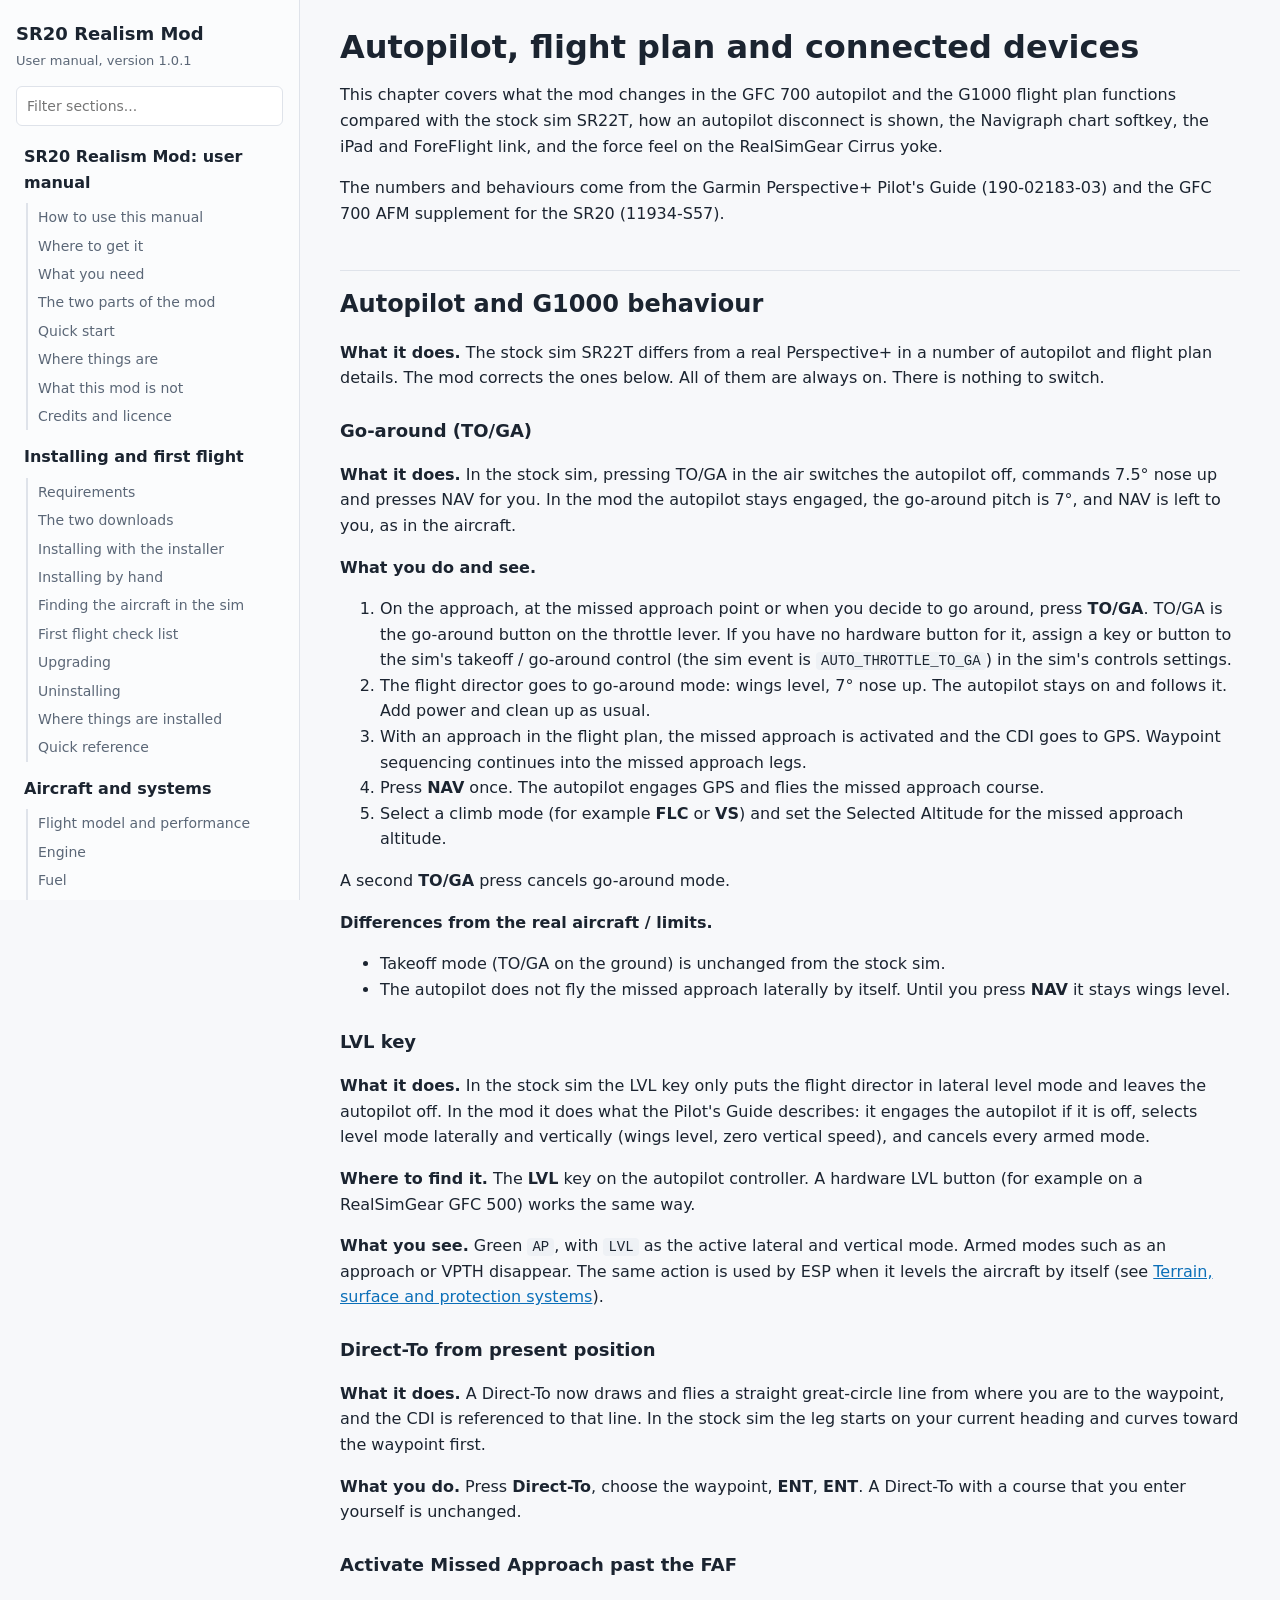
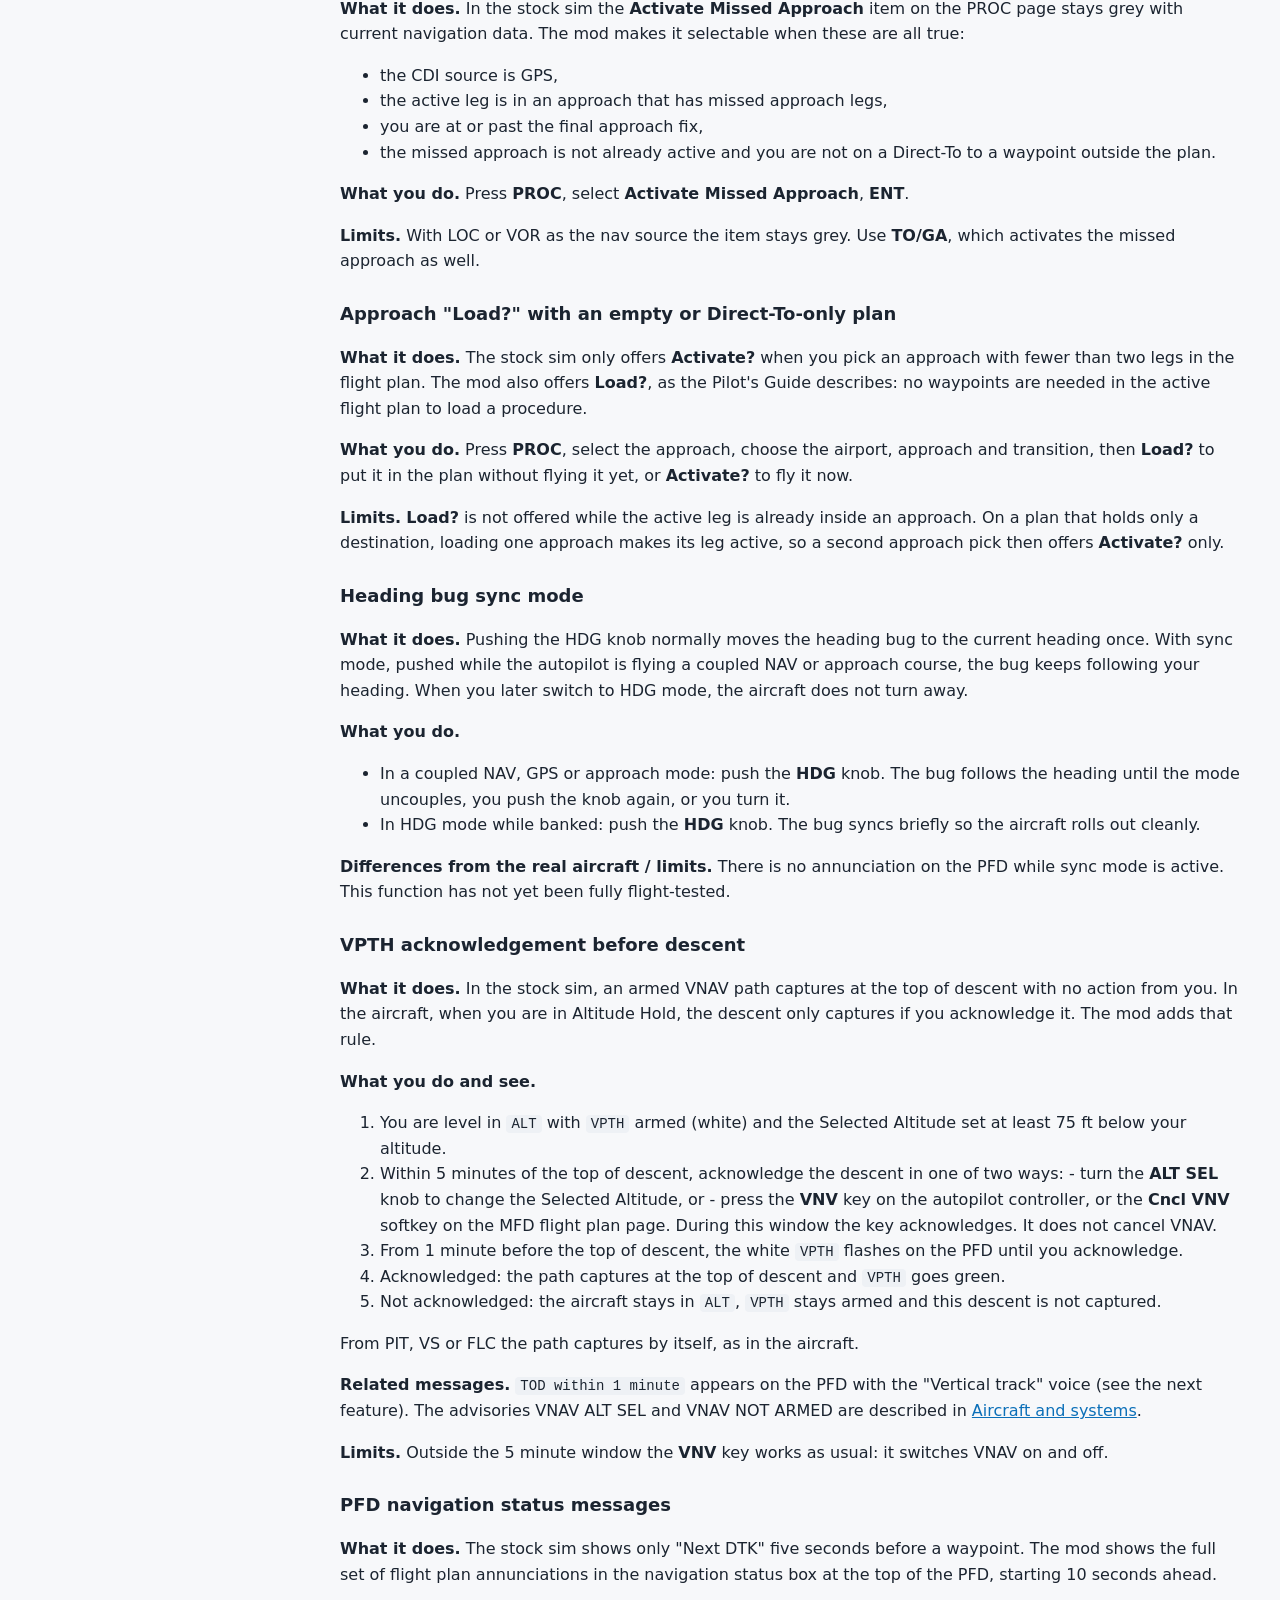
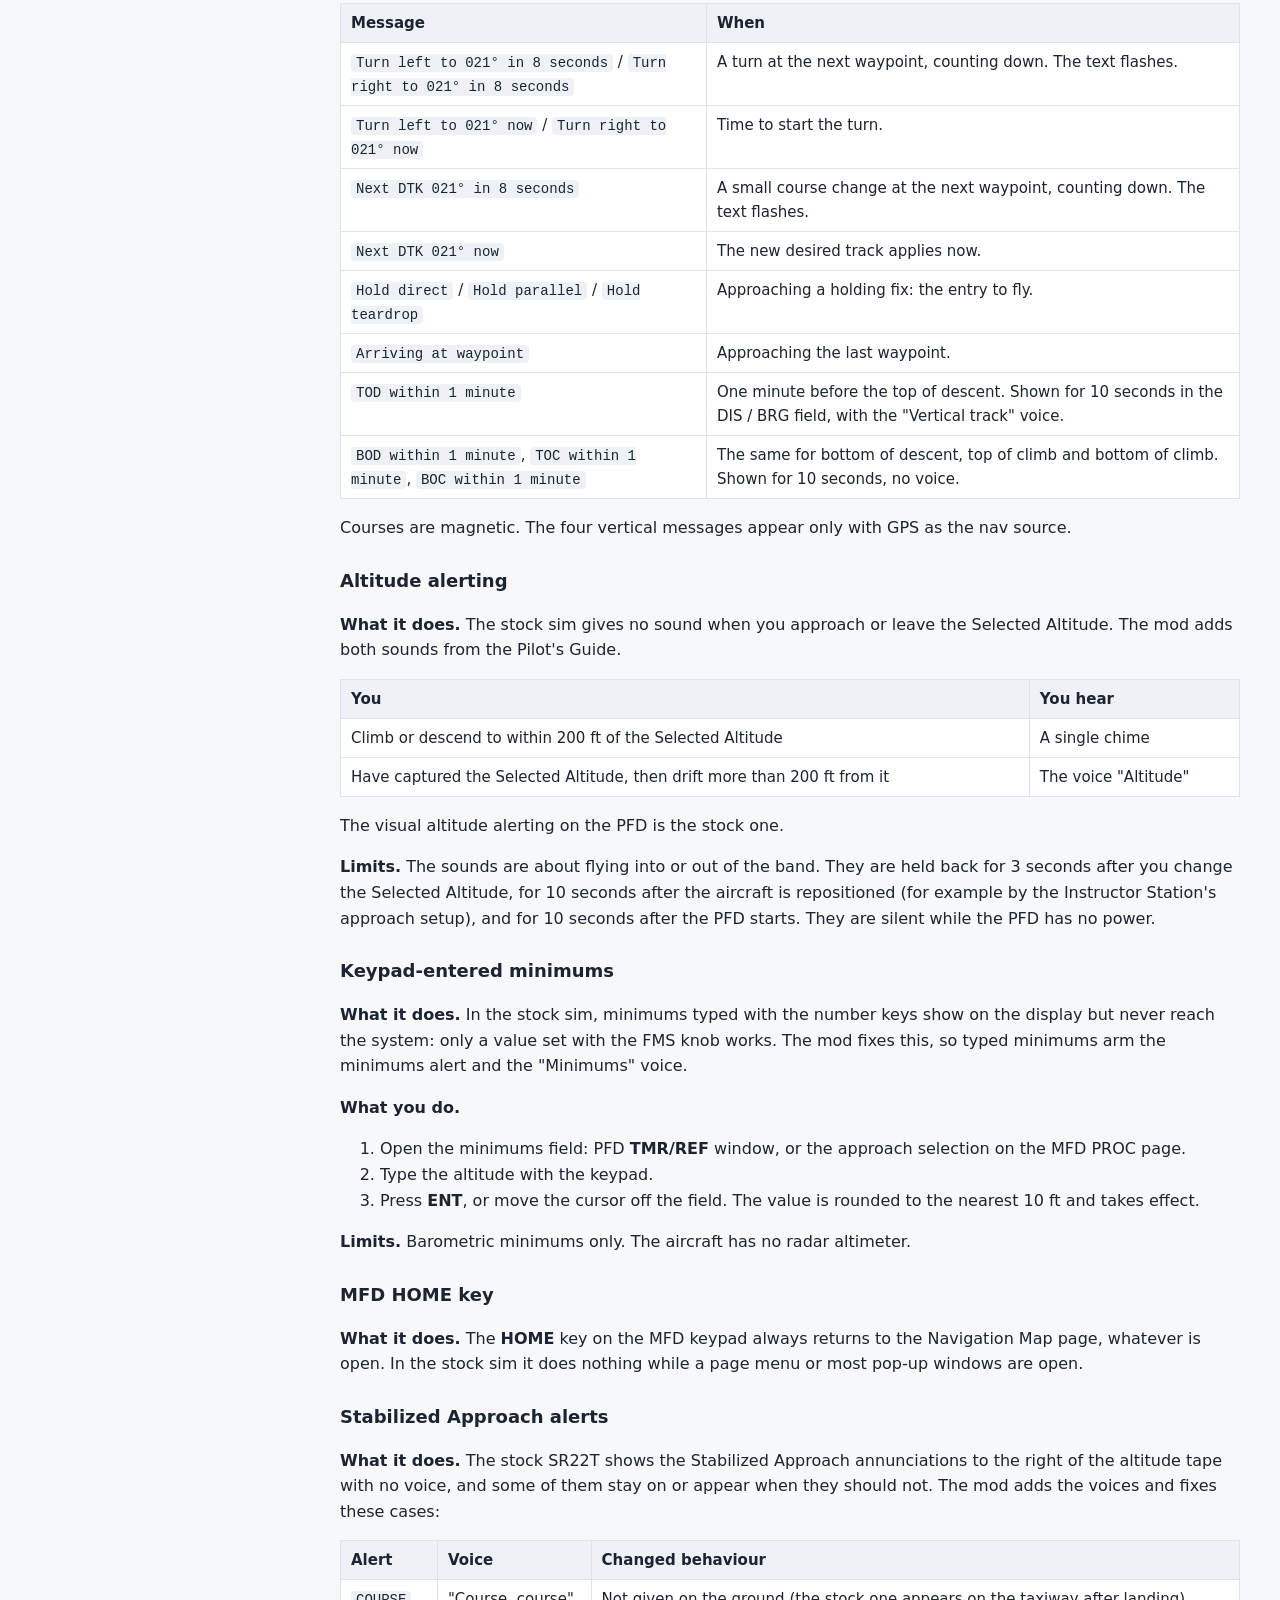
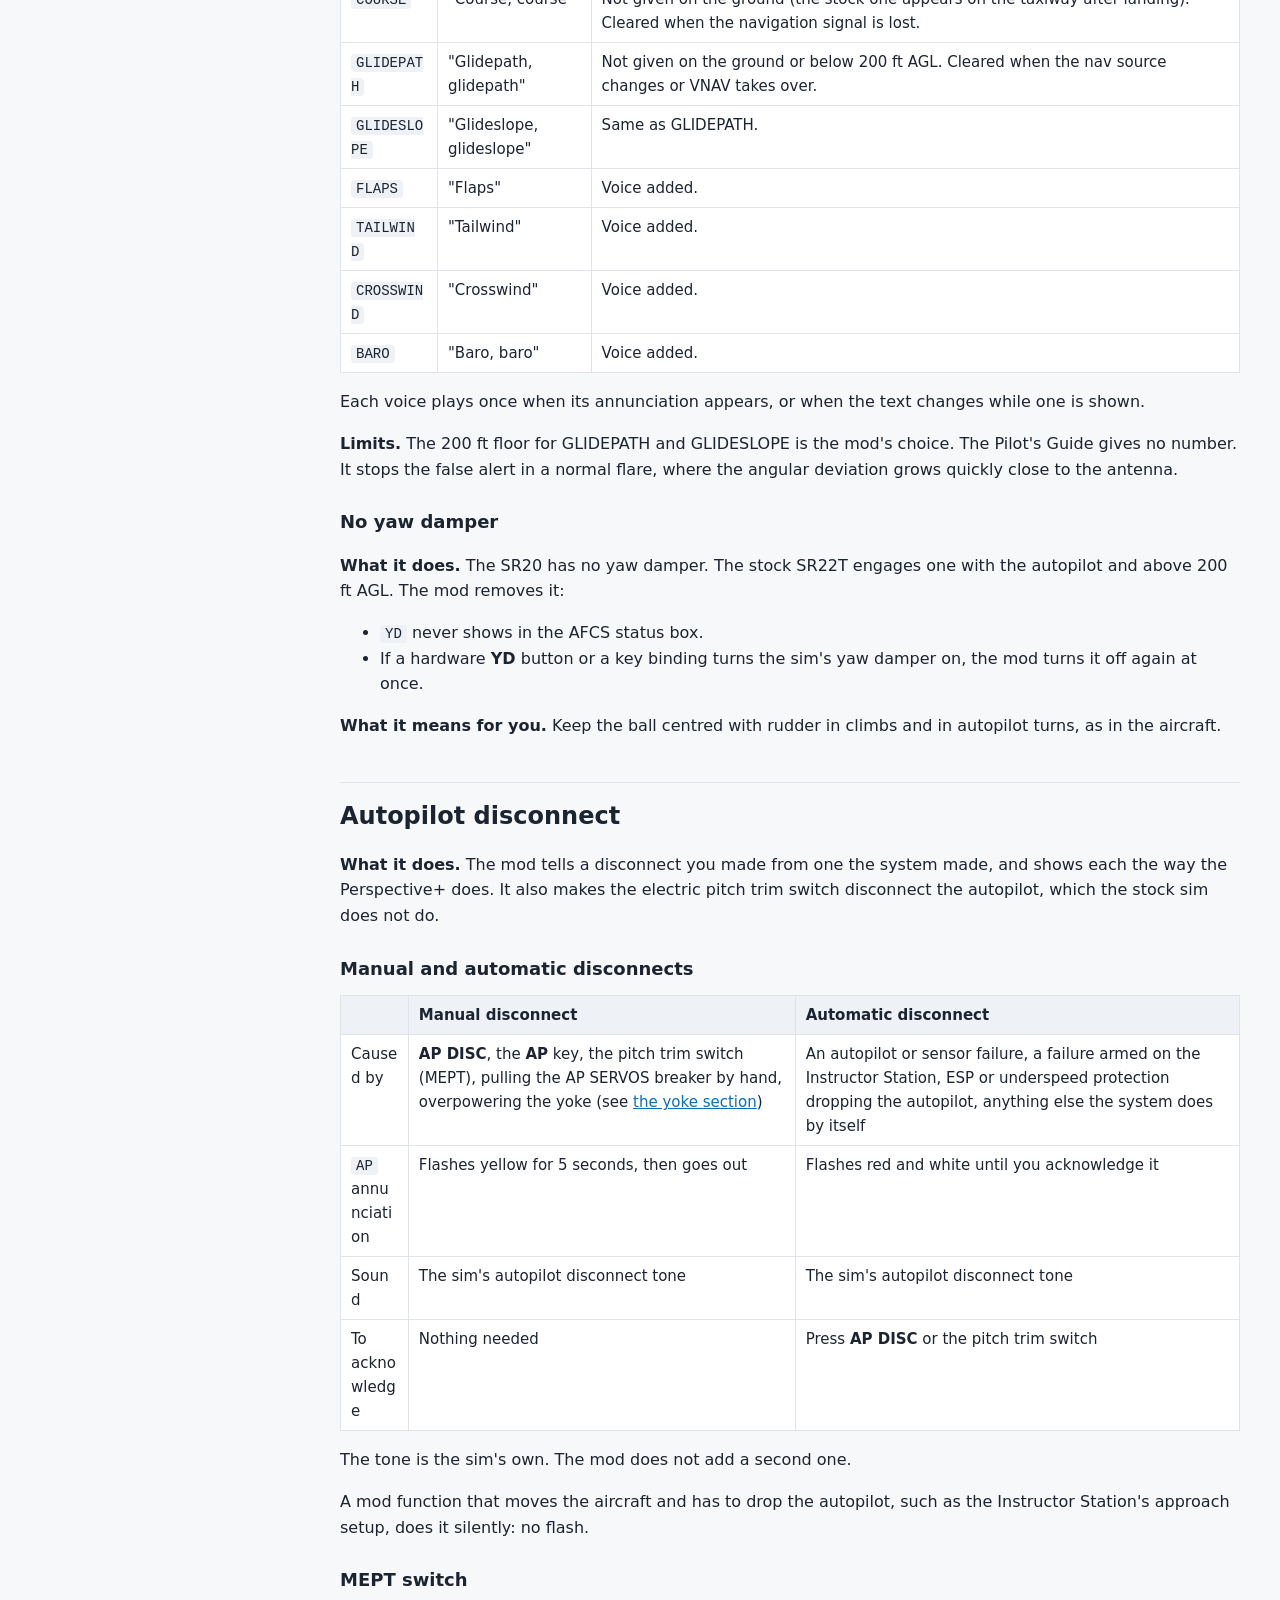
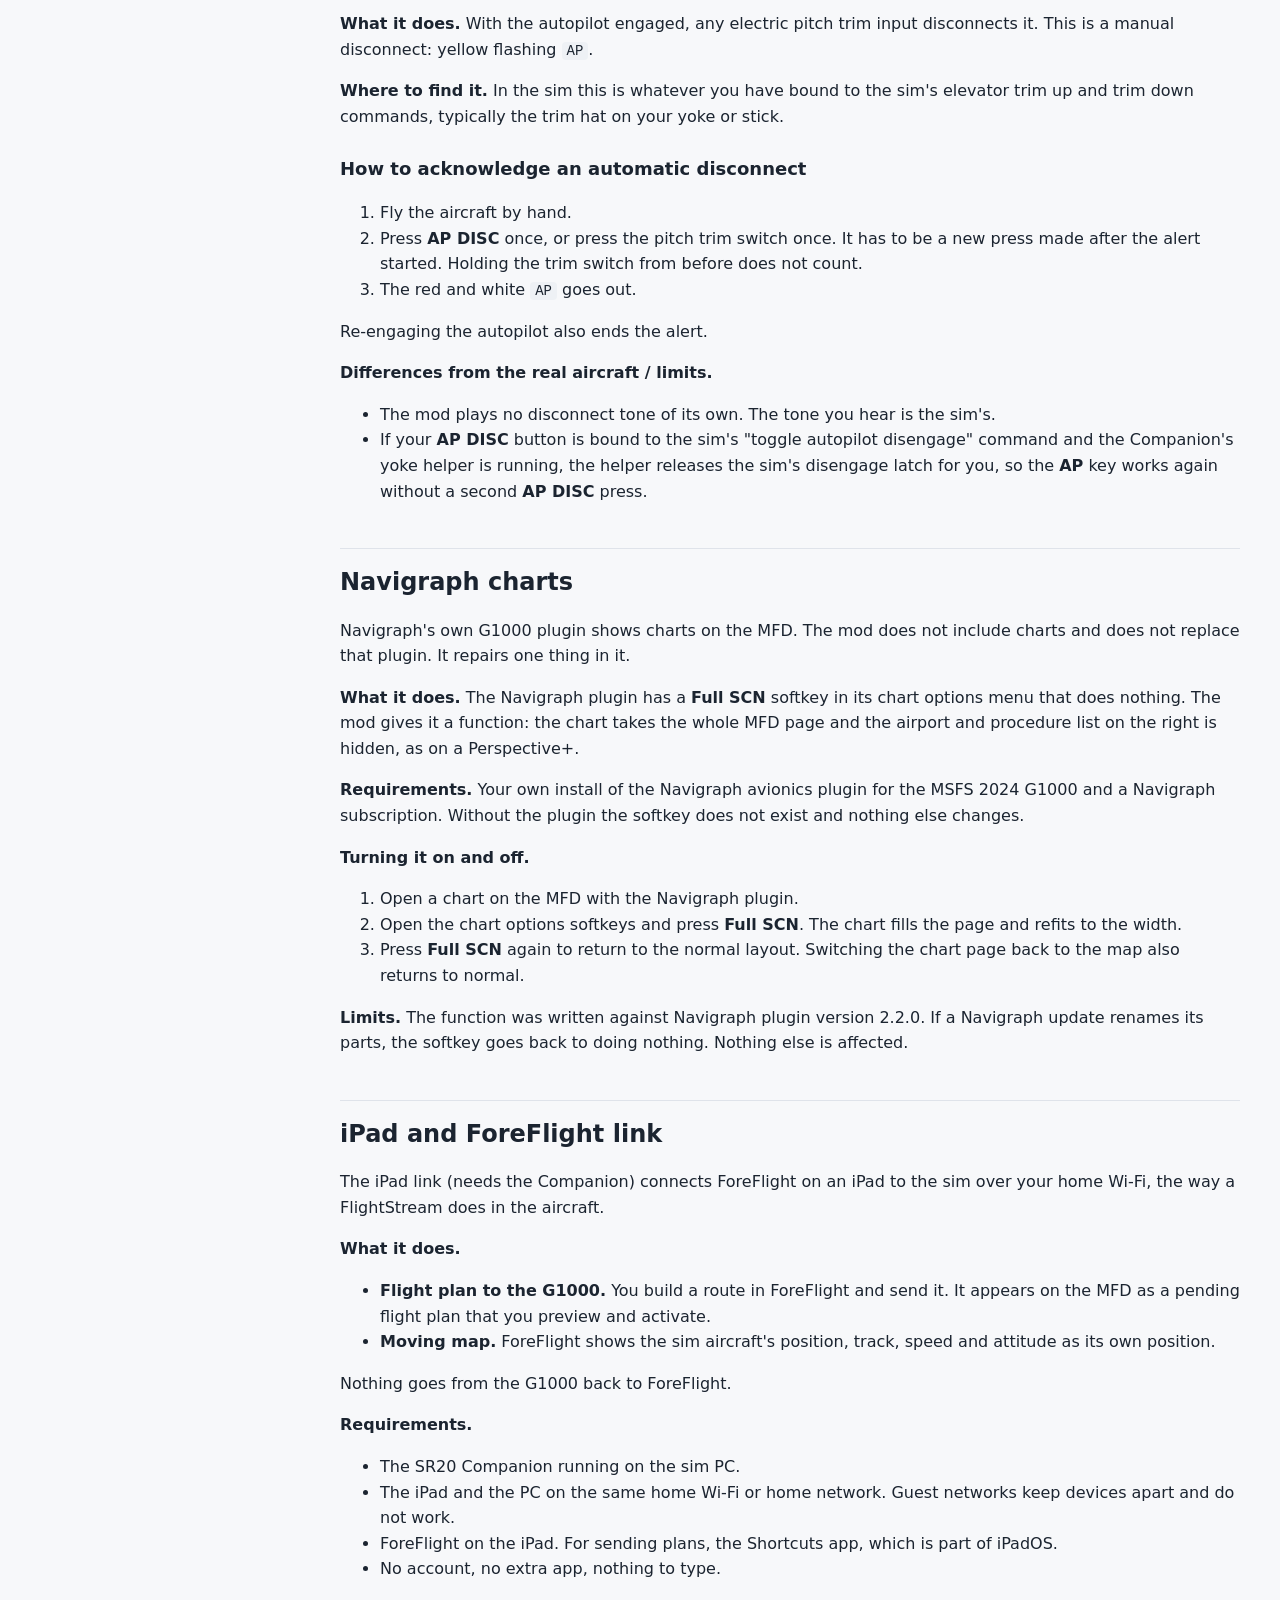
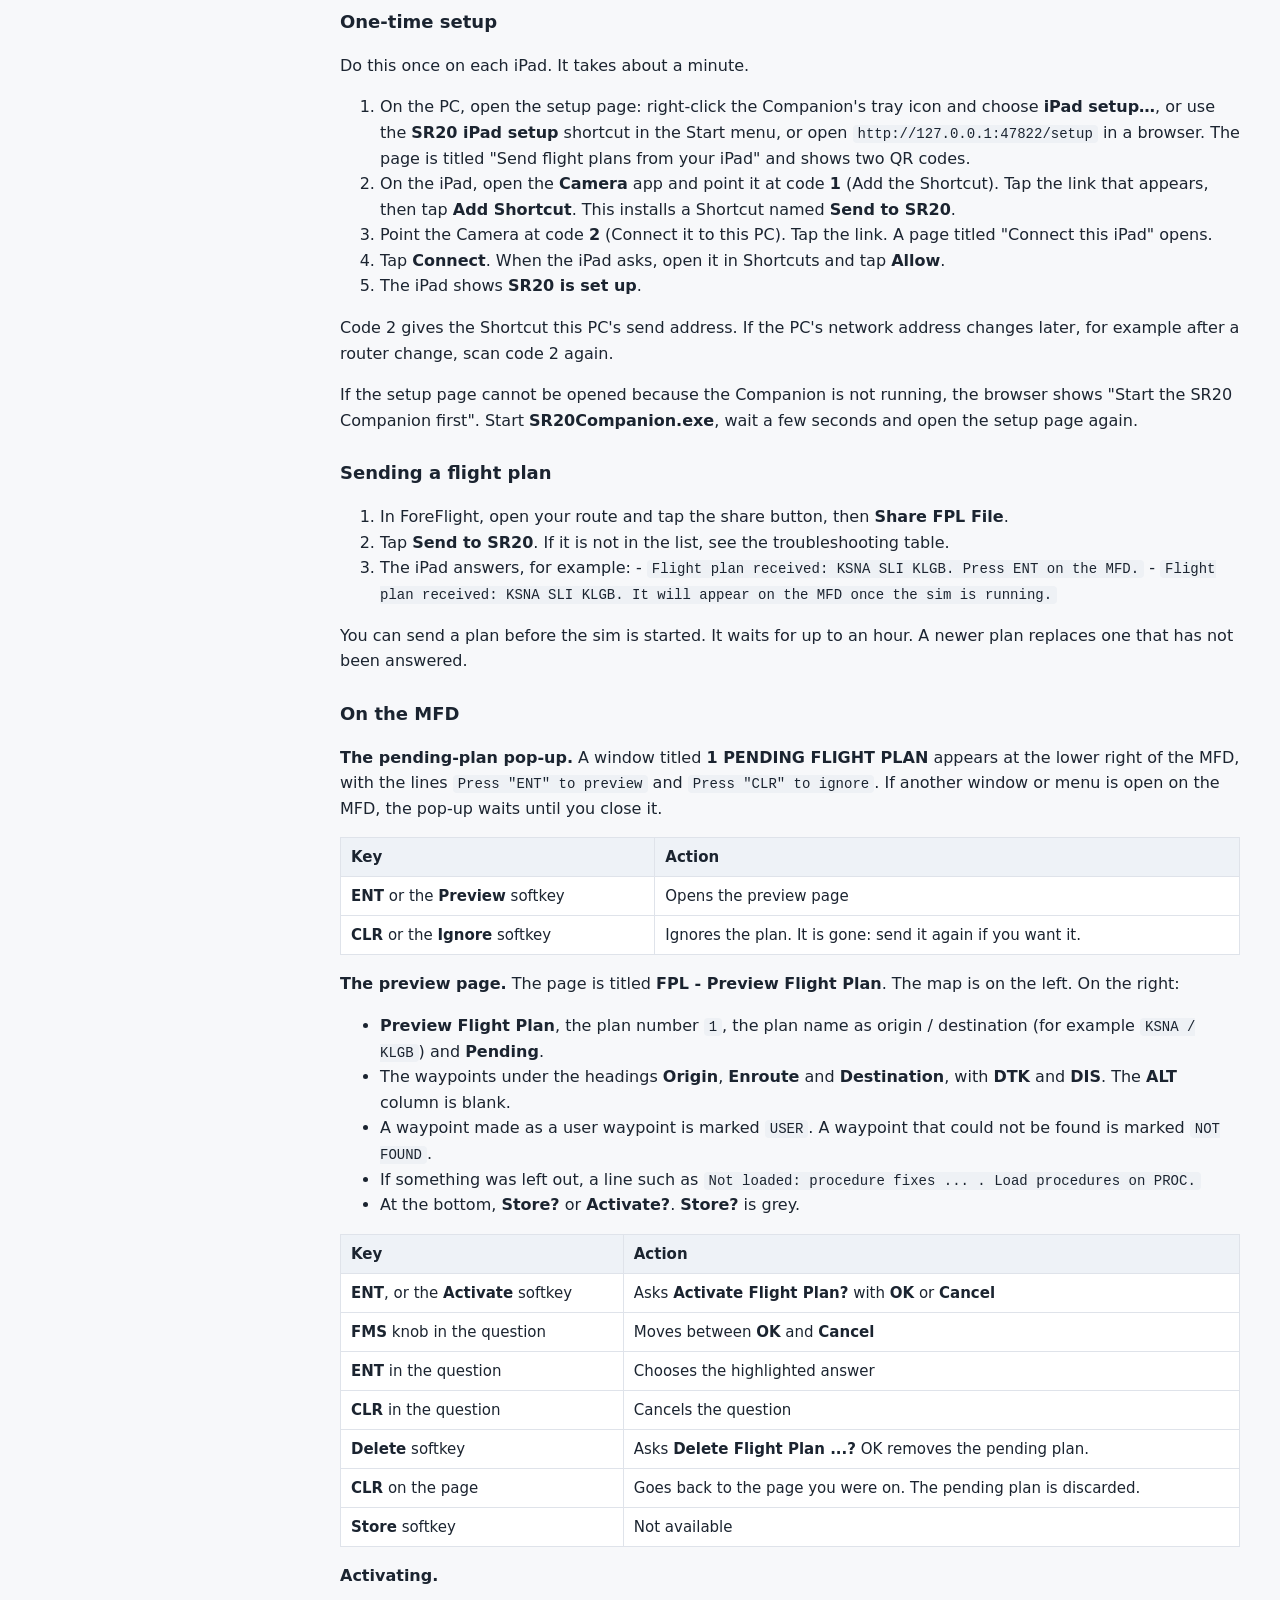
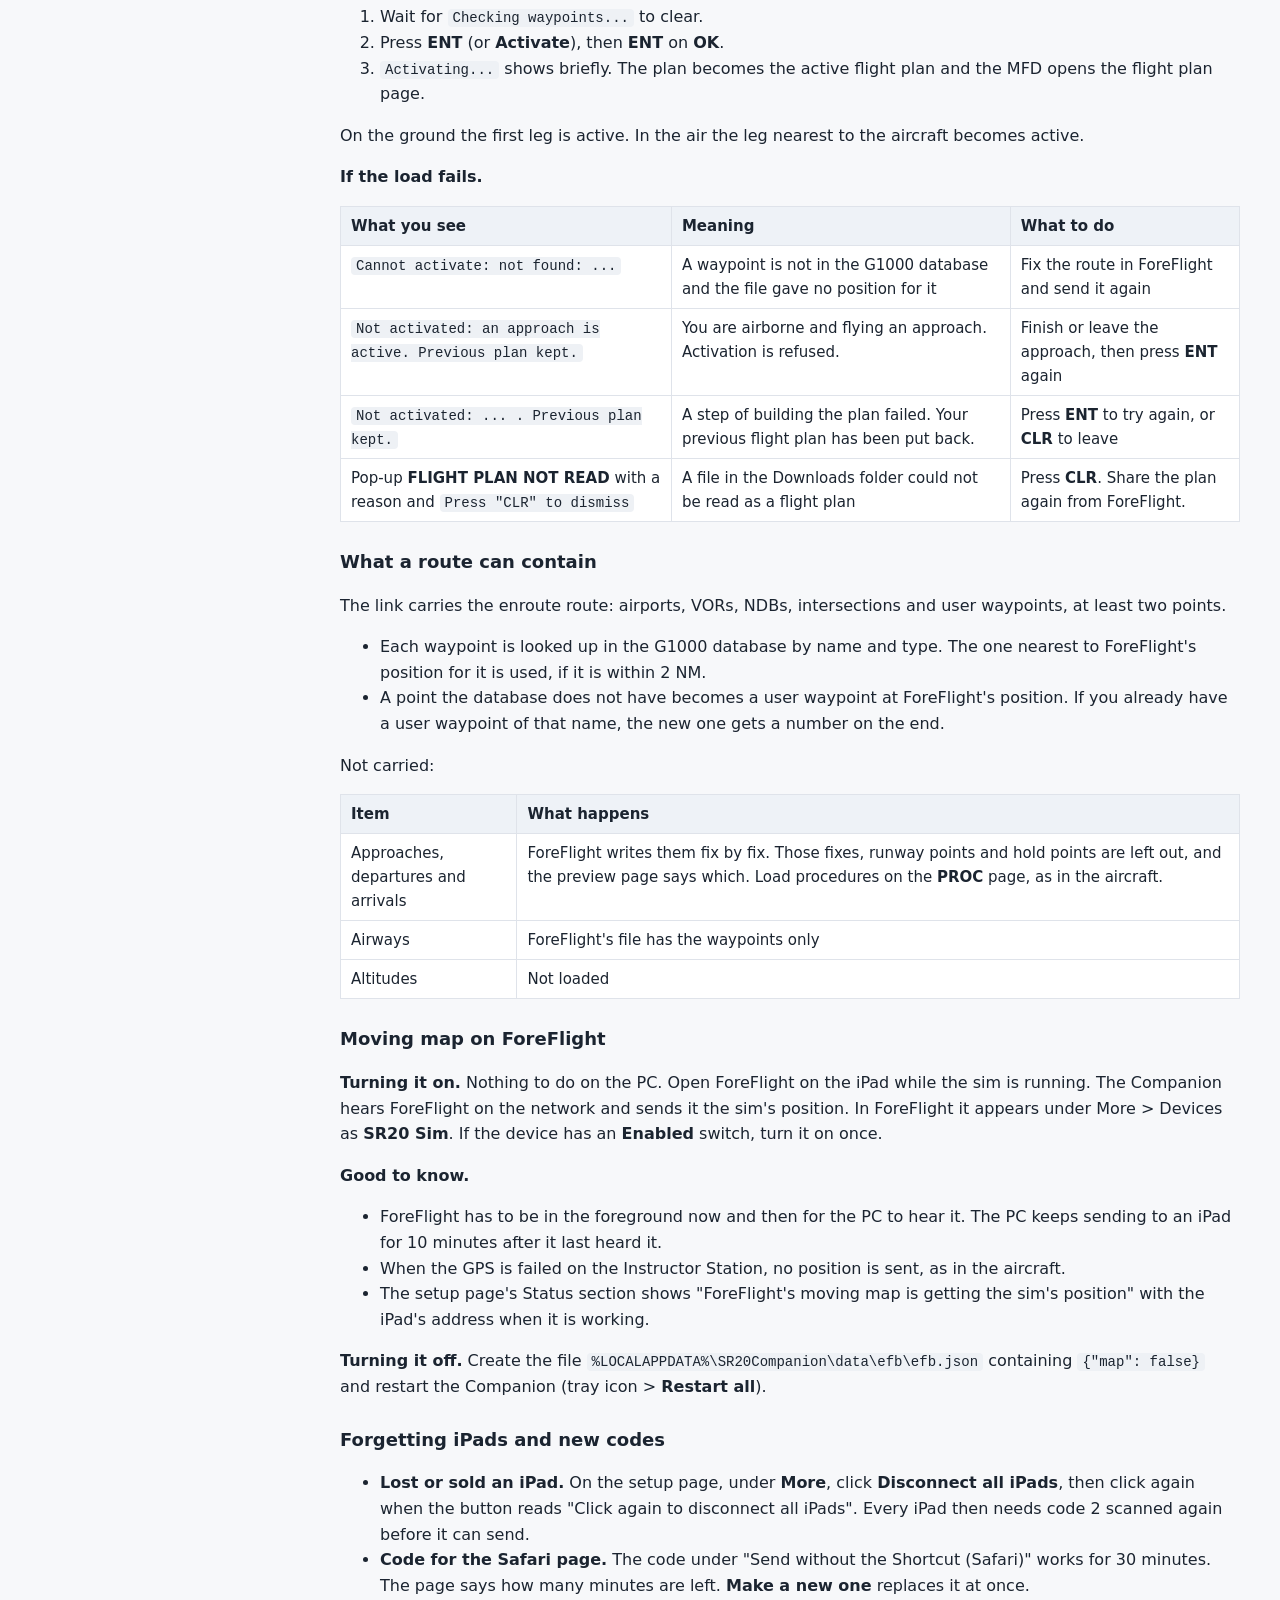
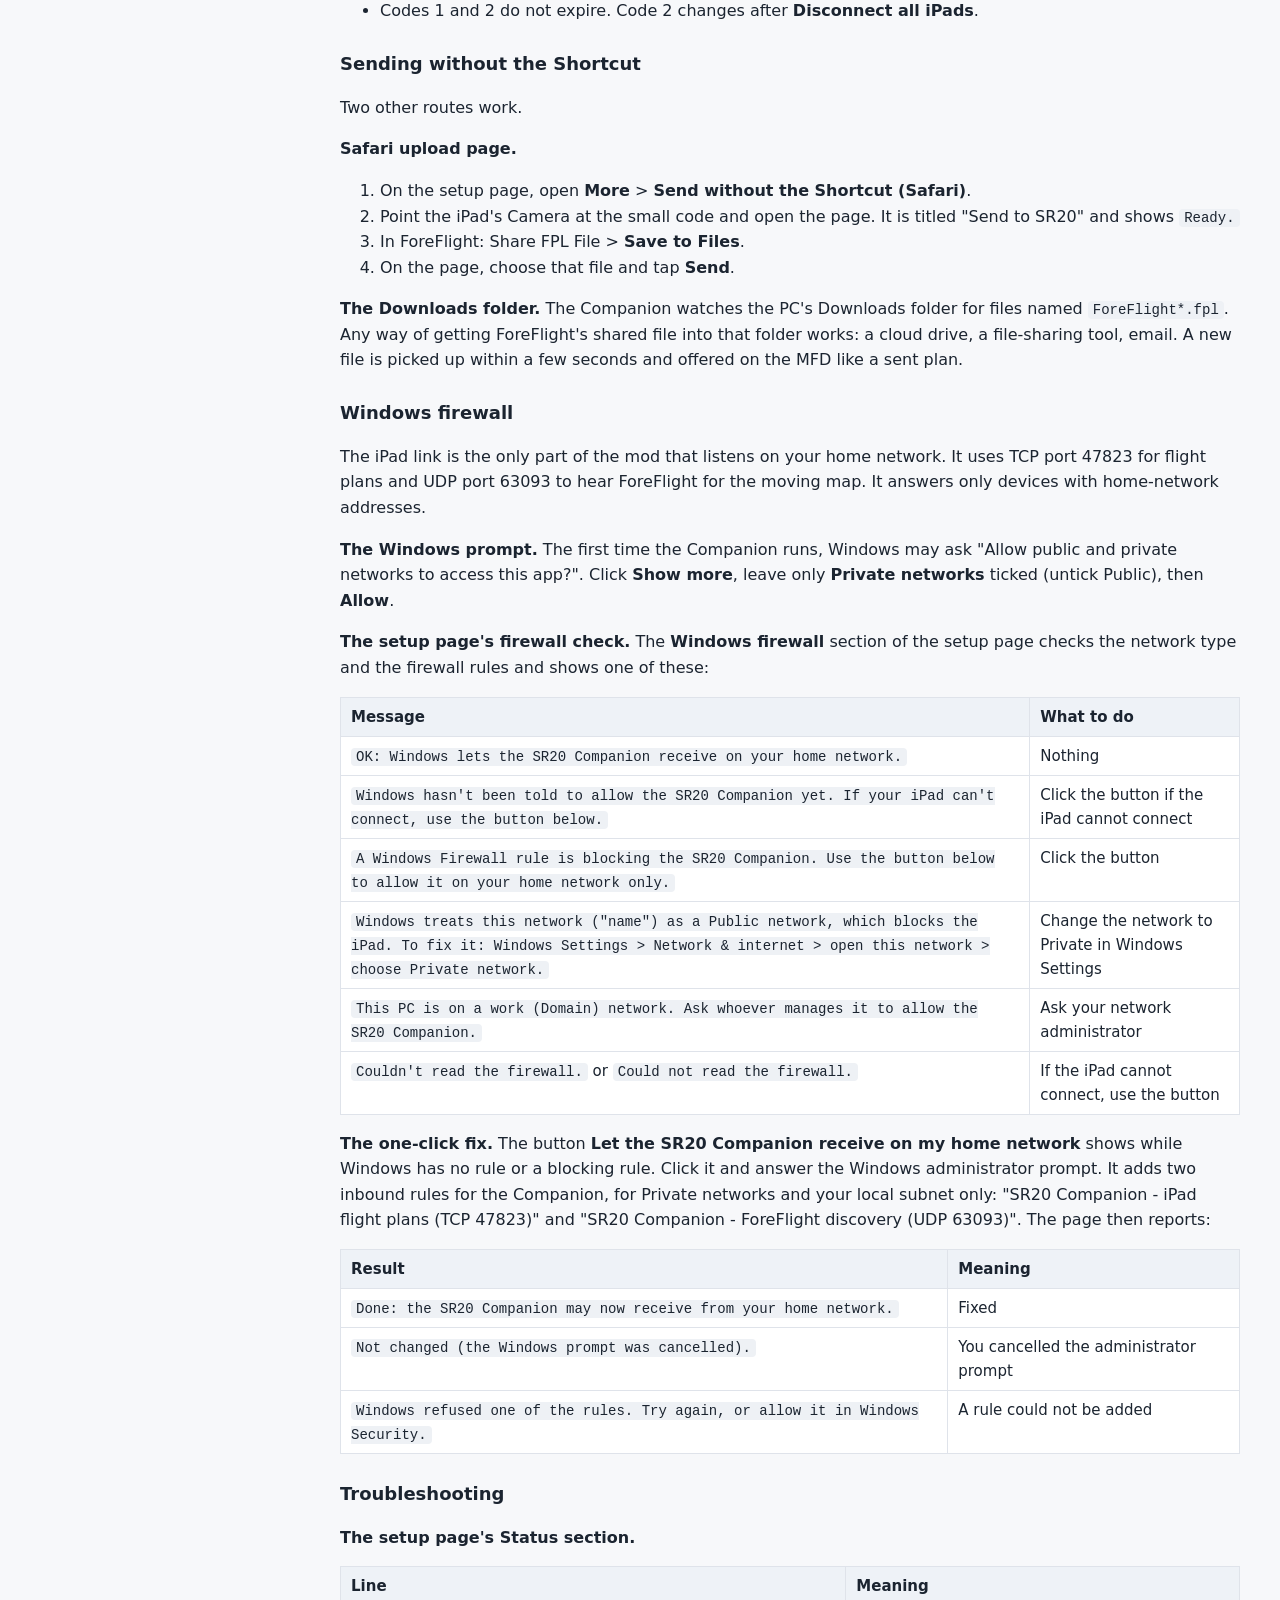
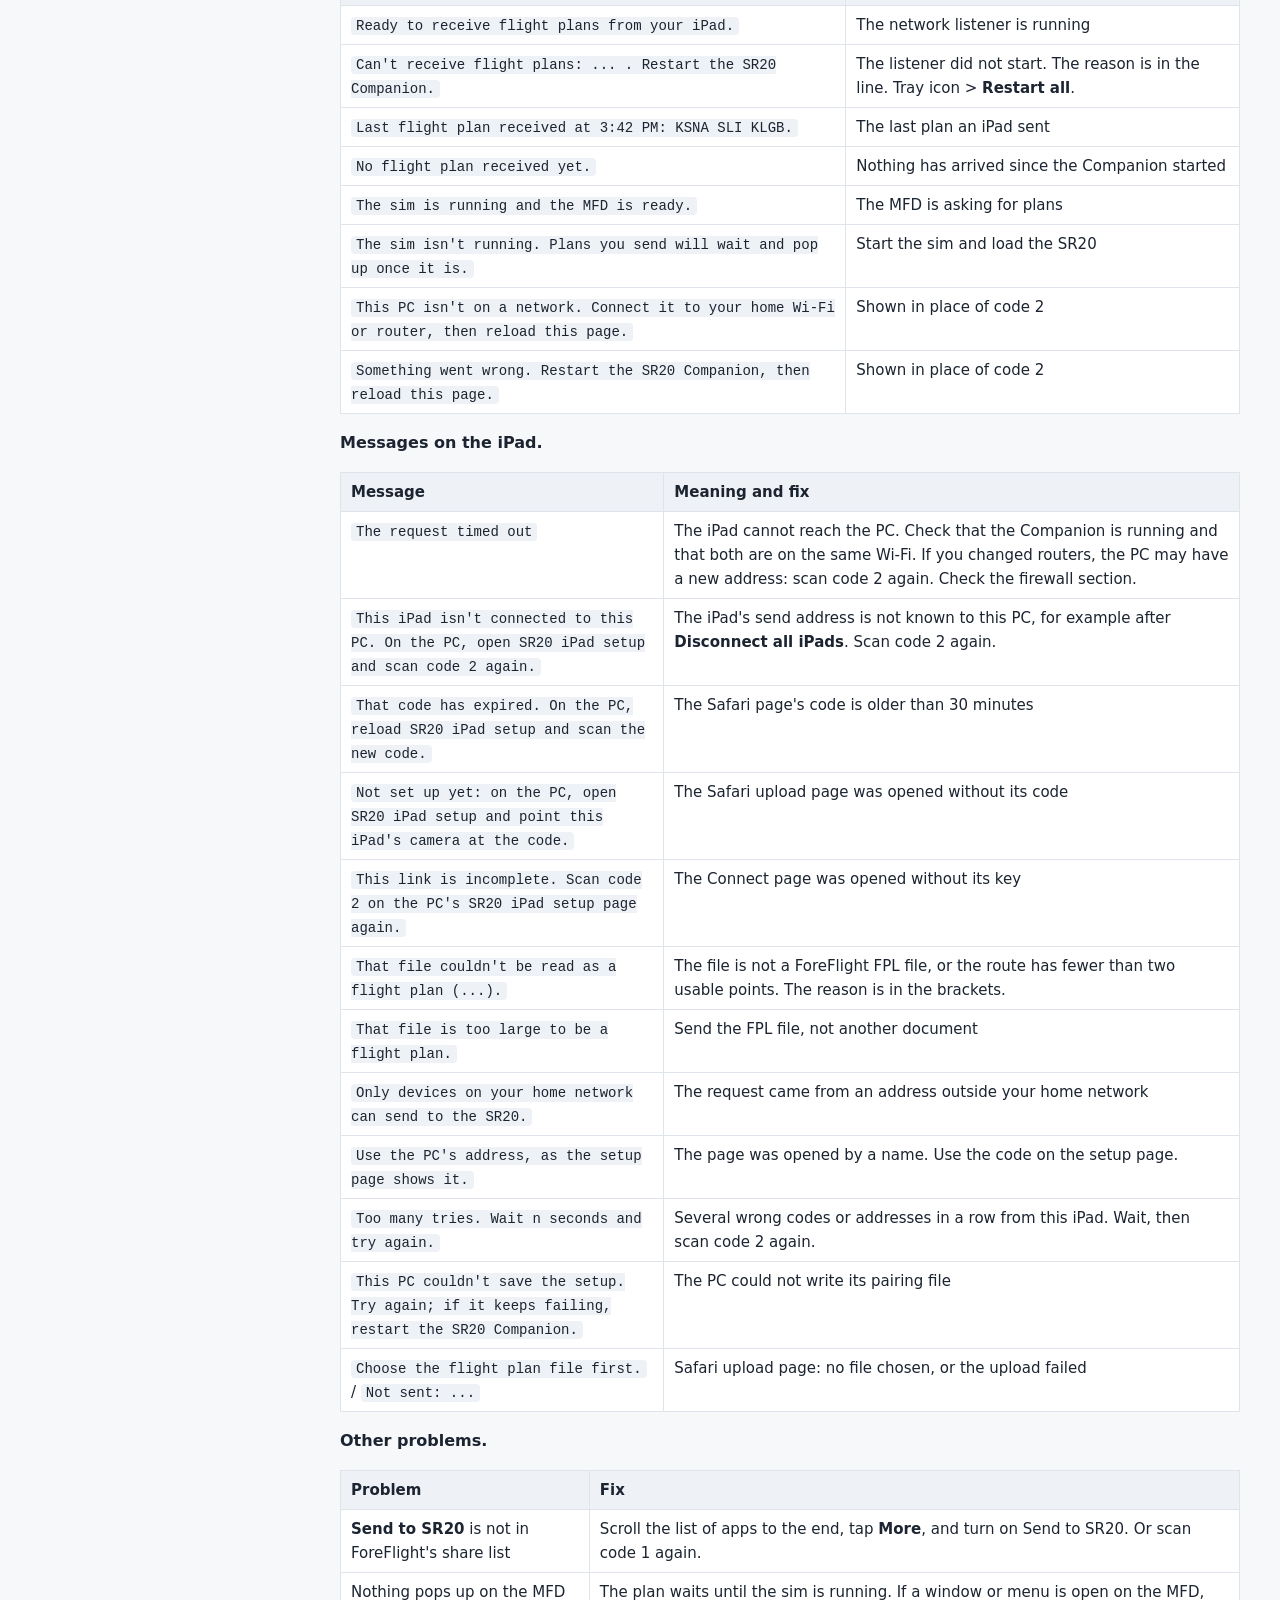
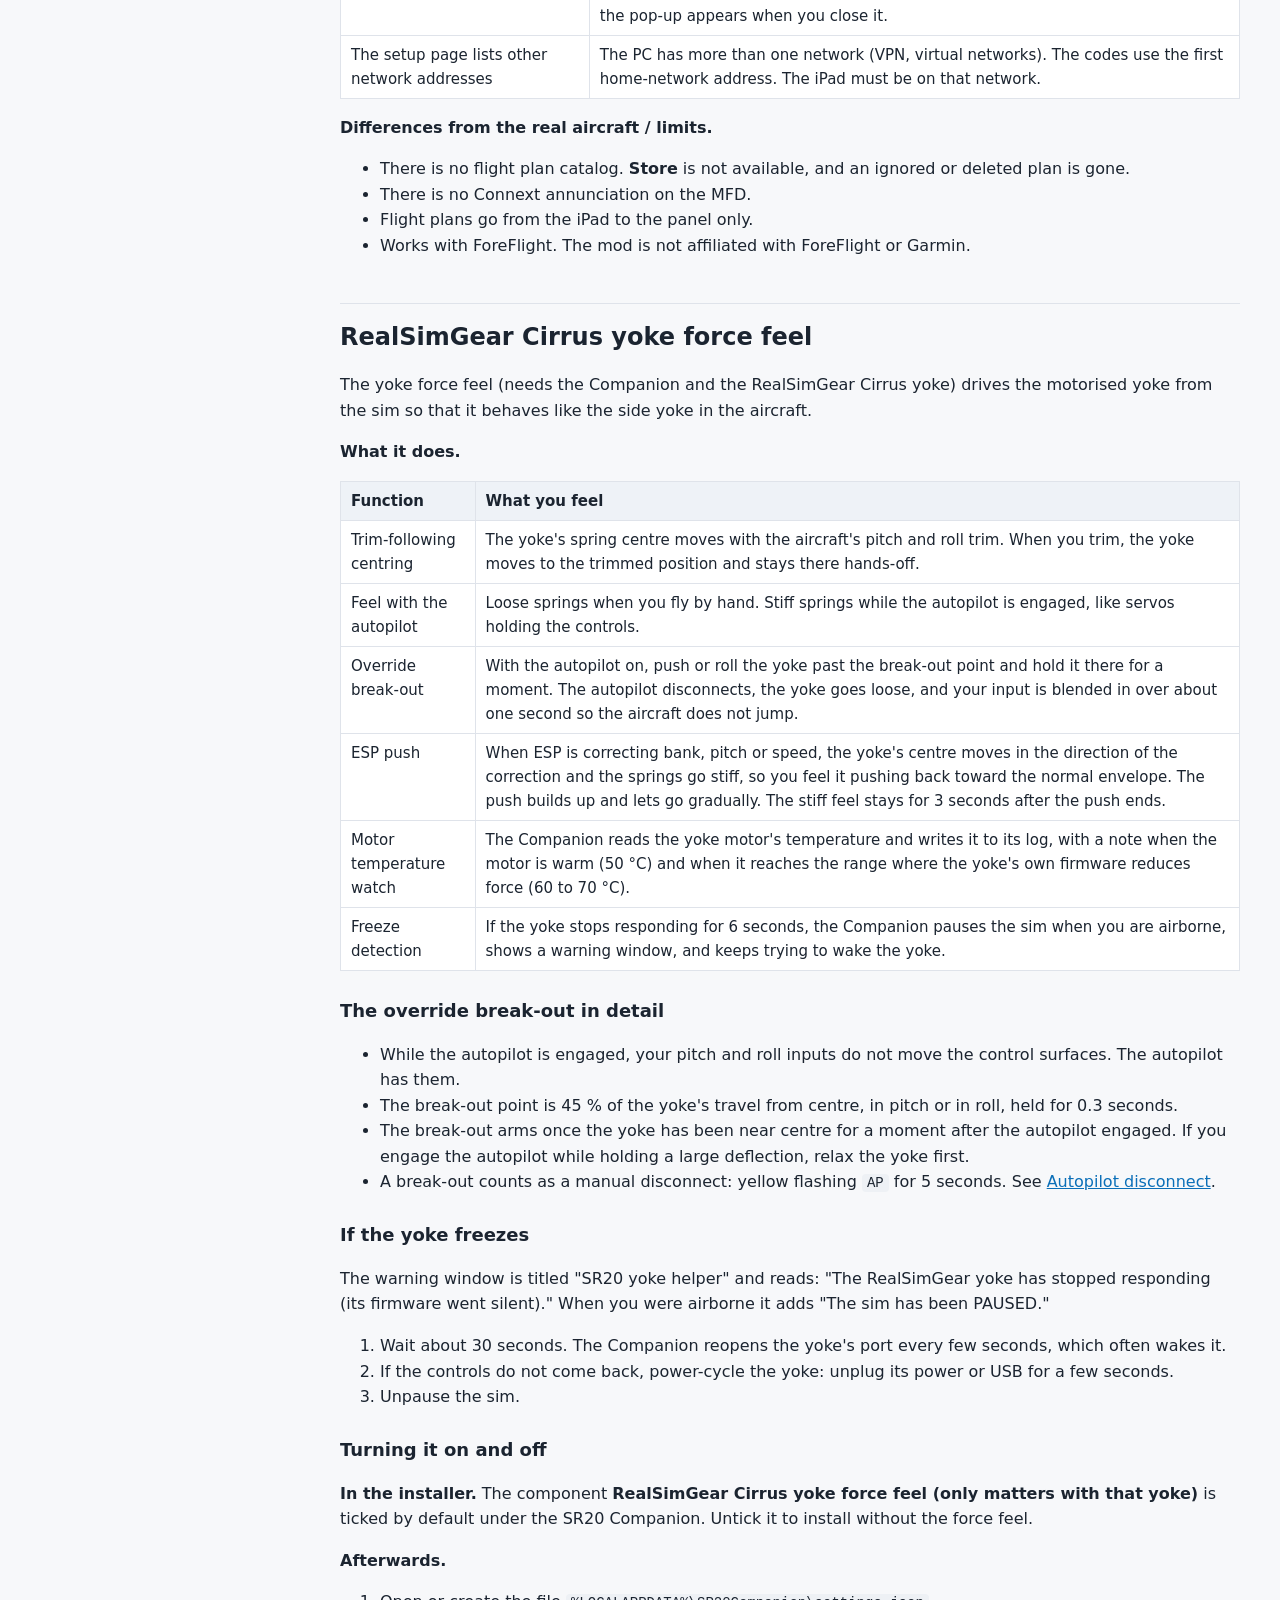
<file: docs/autopilot-fms.html>
<!doctype html>
<html lang="en"><head><meta charset="utf-8"><meta name="viewport" content="width=device-width,initial-scale=1">
<title>Autopilot, flight plan and connected devices - SR20 Realism Mod manual</title>
<meta name="description" content="Autopilot, flight plan and connected devices: user manual of the SR20 Realism Mod for Microsoft Flight Simulator 2024.">
<link rel="stylesheet" href="style.css"></head>
<body><div class="wrap">
<nav class="side"><p class="brand">SR20 Realism Mod</p><p class="ver">User manual, version 1.0.1</p>
<input id="q" type="search" placeholder="Filter sections..." aria-label="Filter sections">
<ul><li class="page"><a href="index.html">SR20 Realism Mod: user manual</a><ul class="secs"><li><a href="index.html#how-to-use-this-manual">How to use this manual</a></li><li><a href="index.html#where-to-get-it">Where to get it</a></li><li><a href="index.html#what-you-need">What you need</a></li><li><a href="index.html#the-two-parts-of-the-mod">The two parts of the mod</a></li><li><a href="index.html#quick-start">Quick start</a></li><li><a href="index.html#where-things-are">Where things are</a></li><li><a href="index.html#what-this-mod-is-not">What this mod is not</a></li><li><a href="index.html#credits-and-licence">Credits and licence</a></li></ul></li><li class="page"><a href="install.html">Installing and first flight</a><ul class="secs"><li><a href="install.html#requirements">Requirements</a></li><li><a href="install.html#the-two-downloads">The two downloads</a></li><li><a href="install.html#installing-with-the-installer">Installing with the installer</a></li><li><a href="install.html#installing-by-hand">Installing by hand</a></li><li><a href="install.html#finding-the-aircraft-in-the-sim">Finding the aircraft in the sim</a></li><li><a href="install.html#first-flight-check-list">First flight check list</a></li><li><a href="install.html#upgrading">Upgrading</a></li><li><a href="install.html#uninstalling">Uninstalling</a></li><li><a href="install.html#where-things-are-installed">Where things are installed</a></li><li><a href="install.html#quick-reference">Quick reference</a></li></ul></li><li class="page"><a href="aircraft-systems.html">Aircraft and systems</a><ul class="secs"><li><a href="aircraft-systems.html#flight-model-and-performance">Flight model and performance</a></li><li><a href="aircraft-systems.html#engine">Engine</a></li><li><a href="aircraft-systems.html#fuel">Fuel</a></li><li><a href="aircraft-systems.html#engine-and-system-displays">Engine and system displays</a></li><li><a href="aircraft-systems.html#cas-alerts-and-messages">CAS alerts and messages</a></li><li><a href="aircraft-systems.html#electrical-system">Electrical system</a></li><li><a href="aircraft-systems.html#circuit-breaker-panel">Circuit breaker panel</a></li><li><a href="aircraft-systems.html#equipment-removed-versus-the-sr22t">Equipment removed versus the SR22T</a></li><li><a href="aircraft-systems.html#checklists">Checklists</a></li><li><a href="aircraft-systems.html#quick-reference">Quick reference</a></li></ul></li><li class="page"><a href="safety-systems.html">Terrain, surface and protection systems</a><ul class="secs"><li><a href="safety-systems.html#taws-b-terrain-and-obstacle-alerting">TAWS-B terrain and obstacle alerting</a></li><li><a href="safety-systems.html#obstacles">Obstacles</a></li><li><a href="safety-systems.html#surfacewatch">SurfaceWatch</a></li><li><a href="safety-systems.html#safetaxi-airport-maps">SafeTaxi airport maps</a></li><li><a href="safety-systems.html#glide-range-ring-and-fuel-range-ring">Glide range ring and fuel range ring</a></li><li><a href="safety-systems.html#electronic-stability-and-protection-esp">Electronic Stability and Protection (ESP)</a></li><li><a href="safety-systems.html#gfc-700-speed-protection">GFC 700 speed protection</a></li><li><a href="safety-systems.html#voice-alerts">Voice alerts</a></li><li><a href="safety-systems.html#quick-reference">Quick reference</a></li></ul></li><li class="page cur"><a href="autopilot-fms.html">Autopilot, flight plan and connected devices</a><ul class="secs"><li><a href="autopilot-fms.html#autopilot-and-g1000-behaviour">Autopilot and G1000 behaviour</a></li><li><a href="autopilot-fms.html#autopilot-disconnect">Autopilot disconnect</a></li><li><a href="autopilot-fms.html#navigraph-charts">Navigraph charts</a></li><li><a href="autopilot-fms.html#ipad-and-foreflight-link">iPad and ForeFlight link</a></li><li><a href="autopilot-fms.html#realsimgear-cirrus-yoke-force-feel">RealSimGear Cirrus yoke force feel</a></li><li><a href="autopilot-fms.html#quick-reference">Quick reference</a></li></ul></li><li class="page"><a href="instructor-station.html">Instructor Station</a><ul class="secs"><li><a href="instructor-station.html#opening-the-panel">Opening the panel</a></li><li><a href="instructor-station.html#failures-tab">FAILURES tab</a></li><li><a href="instructor-station.html#approach-tab">APPROACH tab</a></li><li><a href="instructor-station.html#debrief-tab">DEBRIEF tab</a></li><li><a href="instructor-station.html#scores-tab">SCORES tab</a></li><li><a href="instructor-station.html#worked-example">Worked example</a></li><li><a href="instructor-station.html#quick-reference">Quick reference</a></li></ul></li><li class="page"><a href="companion-troubleshooting.html">The SR20 Companion and troubleshooting</a><ul class="secs"><li><a href="companion-troubleshooting.html#what-the-companion-is">What the Companion is</a></li><li><a href="companion-troubleshooting.html#the-tray-icon-needs-the-companion">The tray icon (needs the Companion)</a></li><li><a href="companion-troubleshooting.html#start-with-windows-needs-the-companion">Start with Windows (needs the Companion)</a></li><li><a href="companion-troubleshooting.html#what-the-companion-does-on-your-pc-and-network-needs-the-companion">What the Companion does on your PC and network (needs the Companion)</a></li><li><a href="companion-troubleshooting.html#troubleshooting">Troubleshooting</a></li><li><a href="companion-troubleshooting.html#known-limitations">Known limitations</a></li><li><a href="companion-troubleshooting.html#quick-reference">Quick reference</a></li></ul></li></ul></nav>
<main><h1>Autopilot, flight plan and connected devices</h1>
<p>This chapter covers what the mod changes in the GFC 700 autopilot and the G1000 flight plan functions compared with
the stock sim SR22T, how an autopilot disconnect is shown, the Navigraph chart softkey, the iPad and ForeFlight link,
and the force feel on the RealSimGear Cirrus yoke.</p>
<p>The numbers and behaviours come from the Garmin Perspective+ Pilot's Guide (190-02183-03) and the GFC 700 AFM
supplement for the SR20 (11934-S57).</p>
<h2 id="autopilot-and-g1000-behaviour">Autopilot and G1000 behaviour</h2>
<p><strong>What it does.</strong> The stock sim SR22T differs from a real Perspective+ in a number of autopilot and flight plan
details. The mod corrects the ones below. All of them are always on. There is nothing to switch.</p>
<h3 id="go-around-to-ga">Go-around (TO/GA)</h3>
<p><strong>What it does.</strong> In the stock sim, pressing TO/GA in the air switches the autopilot off, commands 7.5° nose up and
presses NAV for you. In the mod the autopilot stays engaged, the go-around pitch is 7°, and NAV is left to you, as in
the aircraft.</p>
<p><strong>What you do and see.</strong></p>
<ol>
<li>On the approach, at the missed approach point or when you decide to go around, press <strong>TO/GA</strong>.
   TO/GA is the go-around button on the throttle lever. If you have no hardware button for it, assign a key or
   button to the sim's takeoff / go-around control (the sim event is <code>AUTO_THROTTLE_TO_GA</code>) in the sim's controls
   settings.</li>
<li>The flight director goes to go-around mode: wings level, 7° nose up. The autopilot stays on and follows it.
   Add power and clean up as usual.</li>
<li>With an approach in the flight plan, the missed approach is activated and the CDI goes to GPS. Waypoint
   sequencing continues into the missed approach legs.</li>
<li>Press <strong>NAV</strong> once. The autopilot engages GPS and flies the missed approach course.</li>
<li>Select a climb mode (for example <strong>FLC</strong> or <strong>VS</strong>) and set the Selected Altitude for the missed approach altitude.</li>
</ol>
<p>A second <strong>TO/GA</strong> press cancels go-around mode.</p>
<p><strong>Differences from the real aircraft / limits.</strong></p>
<ul>
<li>Takeoff mode (TO/GA on the ground) is unchanged from the stock sim.</li>
<li>The autopilot does not fly the missed approach laterally by itself. Until you press <strong>NAV</strong> it stays wings level.</li>
</ul>
<h3 id="lvl-key">LVL key</h3>
<p><strong>What it does.</strong> In the stock sim the LVL key only puts the flight director in lateral level mode and leaves the
autopilot off. In the mod it does what the Pilot's Guide describes: it engages the autopilot if it is off, selects
level mode laterally and vertically (wings level, zero vertical speed), and cancels every armed mode.</p>
<p><strong>Where to find it.</strong> The <strong>LVL</strong> key on the autopilot controller. A hardware LVL button (for example on a RealSimGear
GFC 500) works the same way.</p>
<p><strong>What you see.</strong> Green <code>AP</code>, with <code>LVL</code> as the active lateral and vertical mode. Armed modes such as an approach or
VPTH disappear. The same action is used by ESP when it levels the aircraft by itself (see
<a href="safety-systems.html#electronic-stability-and-protection-esp">Terrain, surface and protection systems</a>).</p>
<h3 id="direct-to-from-present-position">Direct-To from present position</h3>
<p><strong>What it does.</strong> A Direct-To now draws and flies a straight great-circle line from where you are to the waypoint,
and the CDI is referenced to that line. In the stock sim the leg starts on your current heading and curves toward the
waypoint first.</p>
<p><strong>What you do.</strong> Press <strong>Direct-To</strong>, choose the waypoint, <strong>ENT</strong>, <strong>ENT</strong>. A Direct-To with a course that you enter
yourself is unchanged.</p>
<h3 id="activate-missed-approach-past-the-faf">Activate Missed Approach past the FAF</h3>
<p><strong>What it does.</strong> In the stock sim the <strong>Activate Missed Approach</strong> item on the PROC page stays grey with current
navigation data. The mod makes it selectable when these are all true:</p>
<ul>
<li>the CDI source is GPS,</li>
<li>the active leg is in an approach that has missed approach legs,</li>
<li>you are at or past the final approach fix,</li>
<li>the missed approach is not already active and you are not on a Direct-To to a waypoint outside the plan.</li>
</ul>
<p><strong>What you do.</strong> Press <strong>PROC</strong>, select <strong>Activate Missed Approach</strong>, <strong>ENT</strong>.</p>
<p><strong>Limits.</strong> With LOC or VOR as the nav source the item stays grey. Use <strong>TO/GA</strong>, which activates the missed approach
as well.</p>
<h3 id="approach-load-with-an-empty-or-direct-to-only-plan">Approach "Load?" with an empty or Direct-To-only plan</h3>
<p><strong>What it does.</strong> The stock sim only offers <strong>Activate?</strong> when you pick an approach with fewer than two legs in the
flight plan. The mod also offers <strong>Load?</strong>, as the Pilot's Guide describes: no waypoints are needed in the active
flight plan to load a procedure.</p>
<p><strong>What you do.</strong> Press <strong>PROC</strong>, select the approach, choose the airport, approach and transition, then <strong>Load?</strong> to
put it in the plan without flying it yet, or <strong>Activate?</strong> to fly it now.</p>
<p><strong>Limits.</strong> <strong>Load?</strong> is not offered while the active leg is already inside an approach. On a plan that holds only a
destination, loading one approach makes its leg active, so a second approach pick then offers <strong>Activate?</strong> only.</p>
<h3 id="heading-bug-sync-mode">Heading bug sync mode</h3>
<p><strong>What it does.</strong> Pushing the HDG knob normally moves the heading bug to the current heading once. With sync mode,
pushed while the autopilot is flying a coupled NAV or approach course, the bug keeps following your heading. When you
later switch to HDG mode, the aircraft does not turn away.</p>
<p><strong>What you do.</strong></p>
<ul>
<li>In a coupled NAV, GPS or approach mode: push the <strong>HDG</strong> knob. The bug follows the heading until the mode
  uncouples, you push the knob again, or you turn it.</li>
<li>In HDG mode while banked: push the <strong>HDG</strong> knob. The bug syncs briefly so the aircraft rolls out cleanly.</li>
</ul>
<p><strong>Differences from the real aircraft / limits.</strong> There is no annunciation on the PFD while sync mode is active.
This function has not yet been fully flight-tested.</p>
<h3 id="vpth-acknowledgement-before-descent">VPTH acknowledgement before descent</h3>
<p><strong>What it does.</strong> In the stock sim, an armed VNAV path captures at the top of descent with no action from you. In the
aircraft, when you are in Altitude Hold, the descent only captures if you acknowledge it. The mod adds that rule.</p>
<p><strong>What you do and see.</strong></p>
<ol>
<li>You are level in <code>ALT</code> with <code>VPTH</code> armed (white) and the Selected Altitude set at least 75 ft below your altitude.</li>
<li>Within 5 minutes of the top of descent, acknowledge the descent in one of two ways:
   - turn the <strong>ALT SEL</strong> knob to change the Selected Altitude, or
   - press the <strong>VNV</strong> key on the autopilot controller, or the <strong>Cncl VNV</strong> softkey on the MFD flight plan page.
     During this window the key acknowledges. It does not cancel VNAV.</li>
<li>From 1 minute before the top of descent, the white <code>VPTH</code> flashes on the PFD until you acknowledge.</li>
<li>Acknowledged: the path captures at the top of descent and <code>VPTH</code> goes green.</li>
<li>Not acknowledged: the aircraft stays in <code>ALT</code>, <code>VPTH</code> stays armed and this descent is not captured.</li>
</ol>
<p>From PIT, VS or FLC the path captures by itself, as in the aircraft.</p>
<p><strong>Related messages.</strong> <code>TOD within 1 minute</code> appears on the PFD with the "Vertical track" voice (see the next
feature). The advisories VNAV ALT SEL and VNAV NOT ARMED are described in
<a href="aircraft-systems.html#advisories-white">Aircraft and systems</a>.</p>
<p><strong>Limits.</strong> Outside the 5 minute window the <strong>VNV</strong> key works as usual: it switches VNAV on and off.</p>
<h3 id="pfd-navigation-status-messages">PFD navigation status messages</h3>
<p><strong>What it does.</strong> The stock sim shows only "Next DTK" five seconds before a waypoint. The mod shows the full set of
flight plan annunciations in the navigation status box at the top of the PFD, starting 10 seconds ahead.</p>
<div class="tw"><table>
<thead>
<tr>
<th>Message</th>
<th>When</th>
</tr>
</thead>
<tbody>
<tr>
<td><code>Turn left to 021° in 8 seconds</code> / <code>Turn right to 021° in 8 seconds</code></td>
<td>A turn at the next waypoint, counting down. The text flashes.</td>
</tr>
<tr>
<td><code>Turn left to 021° now</code> / <code>Turn right to 021° now</code></td>
<td>Time to start the turn.</td>
</tr>
<tr>
<td><code>Next DTK 021° in 8 seconds</code></td>
<td>A small course change at the next waypoint, counting down. The text flashes.</td>
</tr>
<tr>
<td><code>Next DTK 021° now</code></td>
<td>The new desired track applies now.</td>
</tr>
<tr>
<td><code>Hold direct</code> / <code>Hold parallel</code> / <code>Hold teardrop</code></td>
<td>Approaching a holding fix: the entry to fly.</td>
</tr>
<tr>
<td><code>Arriving at waypoint</code></td>
<td>Approaching the last waypoint.</td>
</tr>
<tr>
<td><code>TOD within 1 minute</code></td>
<td>One minute before the top of descent. Shown for 10 seconds in the DIS / BRG field, with the "Vertical track" voice.</td>
</tr>
<tr>
<td><code>BOD within 1 minute</code>, <code>TOC within 1 minute</code>, <code>BOC within 1 minute</code></td>
<td>The same for bottom of descent, top of climb and bottom of climb. Shown for 10 seconds, no voice.</td>
</tr>
</tbody>
</table></div>
<p>Courses are magnetic. The four vertical messages appear only with GPS as the nav source.</p>
<h3 id="altitude-alerting">Altitude alerting</h3>
<p><strong>What it does.</strong> The stock sim gives no sound when you approach or leave the Selected Altitude. The mod adds both
sounds from the Pilot's Guide.</p>
<div class="tw"><table>
<thead>
<tr>
<th>You</th>
<th>You hear</th>
</tr>
</thead>
<tbody>
<tr>
<td>Climb or descend to within 200 ft of the Selected Altitude</td>
<td>A single chime</td>
</tr>
<tr>
<td>Have captured the Selected Altitude, then drift more than 200 ft from it</td>
<td>The voice "Altitude"</td>
</tr>
</tbody>
</table></div>
<p>The visual altitude alerting on the PFD is the stock one.</p>
<p><strong>Limits.</strong> The sounds are about flying into or out of the band. They are held back for 3 seconds after you change
the Selected Altitude, for 10 seconds after the aircraft is repositioned (for example by the Instructor Station's
approach setup), and for 10 seconds after the PFD starts. They are silent while the PFD has no power.</p>
<h3 id="keypad-entered-minimums">Keypad-entered minimums</h3>
<p><strong>What it does.</strong> In the stock sim, minimums typed with the number keys show on the display but never reach the
system: only a value set with the FMS knob works. The mod fixes this, so typed minimums arm the minimums alert and
the "Minimums" voice.</p>
<p><strong>What you do.</strong></p>
<ol>
<li>Open the minimums field: PFD <strong>TMR/REF</strong> window, or the approach selection on the MFD PROC page.</li>
<li>Type the altitude with the keypad.</li>
<li>Press <strong>ENT</strong>, or move the cursor off the field. The value is rounded to the nearest 10 ft and takes effect.</li>
</ol>
<p><strong>Limits.</strong> Barometric minimums only. The aircraft has no radar altimeter.</p>
<h3 id="mfd-home-key">MFD HOME key</h3>
<p><strong>What it does.</strong> The <strong>HOME</strong> key on the MFD keypad always returns to the Navigation Map page, whatever is open. In
the stock sim it does nothing while a page menu or most pop-up windows are open.</p>
<h3 id="stabilized-approach-alerts">Stabilized Approach alerts</h3>
<p><strong>What it does.</strong> The stock SR22T shows the Stabilized Approach annunciations to the right of the altitude tape with
no voice, and some of them stay on or appear when they should not. The mod adds the voices and fixes these cases:</p>
<div class="tw"><table>
<thead>
<tr>
<th>Alert</th>
<th>Voice</th>
<th>Changed behaviour</th>
</tr>
</thead>
<tbody>
<tr>
<td><code>COURSE</code></td>
<td>"Course, course"</td>
<td>Not given on the ground (the stock one appears on the taxiway after landing). Cleared when the navigation signal is lost.</td>
</tr>
<tr>
<td><code>GLIDEPATH</code></td>
<td>"Glidepath, glidepath"</td>
<td>Not given on the ground or below 200 ft AGL. Cleared when the nav source changes or VNAV takes over.</td>
</tr>
<tr>
<td><code>GLIDESLOPE</code></td>
<td>"Glideslope, glideslope"</td>
<td>Same as GLIDEPATH.</td>
</tr>
<tr>
<td><code>FLAPS</code></td>
<td>"Flaps"</td>
<td>Voice added.</td>
</tr>
<tr>
<td><code>TAILWIND</code></td>
<td>"Tailwind"</td>
<td>Voice added.</td>
</tr>
<tr>
<td><code>CROSSWIND</code></td>
<td>"Crosswind"</td>
<td>Voice added.</td>
</tr>
<tr>
<td><code>BARO</code></td>
<td>"Baro, baro"</td>
<td>Voice added.</td>
</tr>
</tbody>
</table></div>
<p>Each voice plays once when its annunciation appears, or when the text changes while one is shown.</p>
<p><strong>Limits.</strong> The 200 ft floor for GLIDEPATH and GLIDESLOPE is the mod's choice. The Pilot's Guide gives no number. It
stops the false alert in a normal flare, where the angular deviation grows quickly close to the antenna.</p>
<h3 id="no-yaw-damper">No yaw damper</h3>
<p><strong>What it does.</strong> The SR20 has no yaw damper. The stock SR22T engages one with the autopilot and above 200 ft AGL.
The mod removes it:</p>
<ul>
<li><code>YD</code> never shows in the AFCS status box.</li>
<li>If a hardware <strong>YD</strong> button or a key binding turns the sim's yaw damper on, the mod turns it off again at once.</li>
</ul>
<p><strong>What it means for you.</strong> Keep the ball centred with rudder in climbs and in autopilot turns, as in the aircraft.</p>
<h2 id="autopilot-disconnect">Autopilot disconnect</h2>
<p><strong>What it does.</strong> The mod tells a disconnect you made from one the system made, and shows each the way the
Perspective+ does. It also makes the electric pitch trim switch disconnect the autopilot, which the stock sim does
not do.</p>
<h3 id="manual-and-automatic-disconnects">Manual and automatic disconnects</h3>
<div class="tw"><table>
<thead>
<tr>
<th></th>
<th>Manual disconnect</th>
<th>Automatic disconnect</th>
</tr>
</thead>
<tbody>
<tr>
<td>Caused by</td>
<td><strong>AP DISC</strong>, the <strong>AP</strong> key, the pitch trim switch (MEPT), pulling the AP SERVOS breaker by hand, overpowering the yoke (see <a href="#realsimgear-cirrus-yoke-force-feel">the yoke section</a>)</td>
<td>An autopilot or sensor failure, a failure armed on the Instructor Station, ESP or underspeed protection dropping the autopilot, anything else the system does by itself</td>
</tr>
<tr>
<td><code>AP</code> annunciation</td>
<td>Flashes yellow for 5 seconds, then goes out</td>
<td>Flashes red and white until you acknowledge it</td>
</tr>
<tr>
<td>Sound</td>
<td>The sim's autopilot disconnect tone</td>
<td>The sim's autopilot disconnect tone</td>
</tr>
<tr>
<td>To acknowledge</td>
<td>Nothing needed</td>
<td>Press <strong>AP DISC</strong> or the pitch trim switch</td>
</tr>
</tbody>
</table></div>
<p>The tone is the sim's own. The mod does not add a second one.</p>
<p>A mod function that moves the aircraft and has to drop the autopilot, such as the Instructor Station's approach
setup, does it silently: no flash.</p>
<h3 id="mept-switch">MEPT switch</h3>
<p><strong>What it does.</strong> With the autopilot engaged, any electric pitch trim input disconnects it. This is a manual
disconnect: yellow flashing <code>AP</code>.</p>
<p><strong>Where to find it.</strong> In the sim this is whatever you have bound to the sim's elevator trim up and trim down
commands, typically the trim hat on your yoke or stick.</p>
<h3 id="how-to-acknowledge-an-automatic-disconnect">How to acknowledge an automatic disconnect</h3>
<ol>
<li>Fly the aircraft by hand.</li>
<li>Press <strong>AP DISC</strong> once, or press the pitch trim switch once. It has to be a new press made after the alert
   started. Holding the trim switch from before does not count.</li>
<li>The red and white <code>AP</code> goes out.</li>
</ol>
<p>Re-engaging the autopilot also ends the alert.</p>
<p><strong>Differences from the real aircraft / limits.</strong></p>
<ul>
<li>The mod plays no disconnect tone of its own. The tone you hear is the sim's.</li>
<li>If your <strong>AP DISC</strong> button is bound to the sim's "toggle autopilot disengage" command and the Companion's yoke
  helper is running, the helper releases the sim's disengage latch for you, so the <strong>AP</strong> key works again without a
  second <strong>AP DISC</strong> press.</li>
</ul>
<h2 id="navigraph-charts">Navigraph charts</h2>
<p>Navigraph's own G1000 plugin shows charts on the MFD. The mod does not include charts and does not replace that
plugin. It repairs one thing in it.</p>
<p><strong>What it does.</strong> The Navigraph plugin has a <strong>Full SCN</strong> softkey in its chart options menu that does nothing. The
mod gives it a function: the chart takes the whole MFD page and the airport and procedure list on the right is
hidden, as on a Perspective+.</p>
<p><strong>Requirements.</strong> Your own install of the Navigraph avionics plugin for the MSFS 2024 G1000 and a Navigraph
subscription. Without the plugin the softkey does not exist and nothing else changes.</p>
<p><strong>Turning it on and off.</strong></p>
<ol>
<li>Open a chart on the MFD with the Navigraph plugin.</li>
<li>Open the chart options softkeys and press <strong>Full SCN</strong>. The chart fills the page and refits to the width.</li>
<li>Press <strong>Full SCN</strong> again to return to the normal layout. Switching the chart page back to the map also returns to
   normal.</li>
</ol>
<p><strong>Limits.</strong> The function was written against Navigraph plugin version 2.2.0. If a Navigraph update renames its
parts, the softkey goes back to doing nothing. Nothing else is affected.</p>
<h2 id="ipad-and-foreflight-link">iPad and ForeFlight link</h2>
<p>The iPad link (needs the Companion) connects ForeFlight on an iPad to the sim over your home Wi-Fi, the way a
FlightStream does in the aircraft.</p>
<p><strong>What it does.</strong></p>
<ul>
<li><strong>Flight plan to the G1000.</strong> You build a route in ForeFlight and send it. It appears on the MFD as a pending
  flight plan that you preview and activate.</li>
<li><strong>Moving map.</strong> ForeFlight shows the sim aircraft's position, track, speed and attitude as its own position.</li>
</ul>
<p>Nothing goes from the G1000 back to ForeFlight.</p>
<p><strong>Requirements.</strong></p>
<ul>
<li>The SR20 Companion running on the sim PC.</li>
<li>The iPad and the PC on the same home Wi-Fi or home network. Guest networks keep devices apart and do not work.</li>
<li>ForeFlight on the iPad. For sending plans, the Shortcuts app, which is part of iPadOS.</li>
<li>No account, no extra app, nothing to type.</li>
</ul>
<h3 id="one-time-setup">One-time setup</h3>
<p>Do this once on each iPad. It takes about a minute.</p>
<ol>
<li>On the PC, open the setup page: right-click the Companion's tray icon and choose <strong>iPad setup…</strong>, or use the
   <strong>SR20 iPad setup</strong> shortcut in the Start menu, or open <code>http://127.0.0.1:47822/setup</code> in a browser. The page is
   titled "Send flight plans from your iPad" and shows two QR codes.</li>
<li>On the iPad, open the <strong>Camera</strong> app and point it at code <strong>1</strong> (Add the Shortcut). Tap the link that appears,
   then tap <strong>Add Shortcut</strong>. This installs a Shortcut named <strong>Send to SR20</strong>.</li>
<li>Point the Camera at code <strong>2</strong> (Connect it to this PC). Tap the link. A page titled "Connect this iPad" opens.</li>
<li>Tap <strong>Connect</strong>. When the iPad asks, open it in Shortcuts and tap <strong>Allow</strong>.</li>
<li>The iPad shows <strong>SR20 is set up</strong>.</li>
</ol>
<p>Code 2 gives the Shortcut this PC's send address. If the PC's network address changes later, for example after a
router change, scan code 2 again.</p>
<p>If the setup page cannot be opened because the Companion is not running, the browser shows "Start the SR20 Companion
first". Start <strong>SR20Companion.exe</strong>, wait a few seconds and open the setup page again.</p>
<h3 id="sending-a-flight-plan">Sending a flight plan</h3>
<ol>
<li>In ForeFlight, open your route and tap the share button, then <strong>Share FPL File</strong>.</li>
<li>Tap <strong>Send to SR20</strong>. If it is not in the list, see the troubleshooting table.</li>
<li>The iPad answers, for example:
   - <code>Flight plan received: KSNA SLI KLGB. Press ENT on the MFD.</code>
   - <code>Flight plan received: KSNA SLI KLGB. It will appear on the MFD once the sim is running.</code></li>
</ol>
<p>You can send a plan before the sim is started. It waits for up to an hour. A newer plan replaces one that has not
been answered.</p>
<h3 id="on-the-mfd">On the MFD</h3>
<p><strong>The pending-plan pop-up.</strong> A window titled <strong>1 PENDING FLIGHT PLAN</strong> appears at the lower right of the MFD, with
the lines <code>Press "ENT" to preview</code> and <code>Press "CLR" to ignore</code>. If another window or menu is open on the MFD, the
pop-up waits until you close it.</p>
<div class="tw"><table>
<thead>
<tr>
<th>Key</th>
<th>Action</th>
</tr>
</thead>
<tbody>
<tr>
<td><strong>ENT</strong> or the <strong>Preview</strong> softkey</td>
<td>Opens the preview page</td>
</tr>
<tr>
<td><strong>CLR</strong> or the <strong>Ignore</strong> softkey</td>
<td>Ignores the plan. It is gone: send it again if you want it.</td>
</tr>
</tbody>
</table></div>
<p><strong>The preview page.</strong> The page is titled <strong>FPL - Preview Flight Plan</strong>. The map is on the left. On the right:</p>
<ul>
<li><strong>Preview Flight Plan</strong>, the plan number <code>1</code>, the plan name as origin / destination (for example <code>KSNA / KLGB</code>)
  and <strong>Pending</strong>.</li>
<li>The waypoints under the headings <strong>Origin</strong>, <strong>Enroute</strong> and <strong>Destination</strong>, with <strong>DTK</strong> and <strong>DIS</strong>. The
  <strong>ALT</strong> column is blank.</li>
<li>A waypoint made as a user waypoint is marked <code>USER</code>. A waypoint that could not be found is marked <code>NOT FOUND</code>.</li>
<li>If something was left out, a line such as <code>Not loaded: procedure fixes ... . Load procedures on PROC.</code></li>
<li>At the bottom, <strong>Store?</strong> or <strong>Activate?</strong>. <strong>Store?</strong> is grey.</li>
</ul>
<div class="tw"><table>
<thead>
<tr>
<th>Key</th>
<th>Action</th>
</tr>
</thead>
<tbody>
<tr>
<td><strong>ENT</strong>, or the <strong>Activate</strong> softkey</td>
<td>Asks <strong>Activate Flight Plan?</strong> with <strong>OK</strong> or <strong>Cancel</strong></td>
</tr>
<tr>
<td><strong>FMS</strong> knob in the question</td>
<td>Moves between <strong>OK</strong> and <strong>Cancel</strong></td>
</tr>
<tr>
<td><strong>ENT</strong> in the question</td>
<td>Chooses the highlighted answer</td>
</tr>
<tr>
<td><strong>CLR</strong> in the question</td>
<td>Cancels the question</td>
</tr>
<tr>
<td><strong>Delete</strong> softkey</td>
<td>Asks <strong>Delete Flight Plan ...?</strong> OK removes the pending plan.</td>
</tr>
<tr>
<td><strong>CLR</strong> on the page</td>
<td>Goes back to the page you were on. The pending plan is discarded.</td>
</tr>
<tr>
<td><strong>Store</strong> softkey</td>
<td>Not available</td>
</tr>
</tbody>
</table></div>
<p><strong>Activating.</strong></p>
<ol>
<li>Wait for <code>Checking waypoints...</code> to clear.</li>
<li>Press <strong>ENT</strong> (or <strong>Activate</strong>), then <strong>ENT</strong> on <strong>OK</strong>.</li>
<li><code>Activating...</code> shows briefly. The plan becomes the active flight plan and the MFD opens the flight plan page.</li>
</ol>
<p>On the ground the first leg is active. In the air the leg nearest to the aircraft becomes active.</p>
<p><strong>If the load fails.</strong></p>
<div class="tw"><table>
<thead>
<tr>
<th>What you see</th>
<th>Meaning</th>
<th>What to do</th>
</tr>
</thead>
<tbody>
<tr>
<td><code>Cannot activate: not found: ...</code></td>
<td>A waypoint is not in the G1000 database and the file gave no position for it</td>
<td>Fix the route in ForeFlight and send it again</td>
</tr>
<tr>
<td><code>Not activated: an approach is active. Previous plan kept.</code></td>
<td>You are airborne and flying an approach. Activation is refused.</td>
<td>Finish or leave the approach, then press <strong>ENT</strong> again</td>
</tr>
<tr>
<td><code>Not activated: ... . Previous plan kept.</code></td>
<td>A step of building the plan failed. Your previous flight plan has been put back.</td>
<td>Press <strong>ENT</strong> to try again, or <strong>CLR</strong> to leave</td>
</tr>
<tr>
<td>Pop-up <strong>FLIGHT PLAN NOT READ</strong> with a reason and <code>Press "CLR" to dismiss</code></td>
<td>A file in the Downloads folder could not be read as a flight plan</td>
<td>Press <strong>CLR</strong>. Share the plan again from ForeFlight.</td>
</tr>
</tbody>
</table></div>
<h3 id="what-a-route-can-contain">What a route can contain</h3>
<p>The link carries the enroute route: airports, VORs, NDBs, intersections and user waypoints, at least two points.</p>
<ul>
<li>Each waypoint is looked up in the G1000 database by name and type. The one nearest to ForeFlight's position for
  it is used, if it is within 2 NM.</li>
<li>A point the database does not have becomes a user waypoint at ForeFlight's position. If you already have a user
  waypoint of that name, the new one gets a number on the end.</li>
</ul>
<p>Not carried:</p>
<div class="tw"><table>
<thead>
<tr>
<th>Item</th>
<th>What happens</th>
</tr>
</thead>
<tbody>
<tr>
<td>Approaches, departures and arrivals</td>
<td>ForeFlight writes them fix by fix. Those fixes, runway points and hold points are left out, and the preview page says which. Load procedures on the <strong>PROC</strong> page, as in the aircraft.</td>
</tr>
<tr>
<td>Airways</td>
<td>ForeFlight's file has the waypoints only</td>
</tr>
<tr>
<td>Altitudes</td>
<td>Not loaded</td>
</tr>
</tbody>
</table></div>
<h3 id="moving-map-on-foreflight">Moving map on ForeFlight</h3>
<p><strong>Turning it on.</strong> Nothing to do on the PC. Open ForeFlight on the iPad while the sim is running. The Companion
hears ForeFlight on the network and sends it the sim's position. In ForeFlight it appears under More &gt; Devices as
<strong>SR20 Sim</strong>. If the device has an <strong>Enabled</strong> switch, turn it on once.</p>
<p><strong>Good to know.</strong></p>
<ul>
<li>ForeFlight has to be in the foreground now and then for the PC to hear it. The PC keeps sending to an iPad for 10
  minutes after it last heard it.</li>
<li>When the GPS is failed on the Instructor Station, no position is sent, as in the aircraft.</li>
<li>The setup page's Status section shows "ForeFlight's moving map is getting the sim's position" with the iPad's
  address when it is working.</li>
</ul>
<p><strong>Turning it off.</strong> Create the file <code>%LOCALAPPDATA%\SR20Companion\data\efb\efb.json</code> containing <code>{"map": false}</code>
and restart the Companion (tray icon &gt; <strong>Restart all</strong>).</p>
<h3 id="forgetting-ipads-and-new-codes">Forgetting iPads and new codes</h3>
<ul>
<li><strong>Lost or sold an iPad.</strong> On the setup page, under <strong>More</strong>, click <strong>Disconnect all iPads</strong>, then click again when
  the button reads "Click again to disconnect all iPads". Every iPad then needs code 2 scanned again before it can
  send.</li>
<li><strong>Code for the Safari page.</strong> The code under "Send without the Shortcut (Safari)" works for 30 minutes. The page
  says how many minutes are left. <strong>Make a new one</strong> replaces it at once.</li>
<li>Codes 1 and 2 do not expire. Code 2 changes after <strong>Disconnect all iPads</strong>.</li>
</ul>
<h3 id="sending-without-the-shortcut">Sending without the Shortcut</h3>
<p>Two other routes work.</p>
<p><strong>Safari upload page.</strong></p>
<ol>
<li>On the setup page, open <strong>More</strong> &gt; <strong>Send without the Shortcut (Safari)</strong>.</li>
<li>Point the iPad's Camera at the small code and open the page. It is titled "Send to SR20" and shows <code>Ready.</code></li>
<li>In ForeFlight: Share FPL File &gt; <strong>Save to Files</strong>.</li>
<li>On the page, choose that file and tap <strong>Send</strong>.</li>
</ol>
<p><strong>The Downloads folder.</strong> The Companion watches the PC's Downloads folder for files named <code>ForeFlight*.fpl</code>. Any way
of getting ForeFlight's shared file into that folder works: a cloud drive, a file-sharing tool, email. A new file is
picked up within a few seconds and offered on the MFD like a sent plan.</p>
<h3 id="windows-firewall">Windows firewall</h3>
<p>The iPad link is the only part of the mod that listens on your home network. It uses TCP port 47823 for flight plans
and UDP port 63093 to hear ForeFlight for the moving map. It answers only devices with home-network addresses.</p>
<p><strong>The Windows prompt.</strong> The first time the Companion runs, Windows may ask "Allow public and private networks to
access this app?". Click <strong>Show more</strong>, leave only <strong>Private networks</strong> ticked (untick Public), then <strong>Allow</strong>.</p>
<p><strong>The setup page's firewall check.</strong> The <strong>Windows firewall</strong> section of the setup page checks the network type and
the firewall rules and shows one of these:</p>
<div class="tw"><table>
<thead>
<tr>
<th>Message</th>
<th>What to do</th>
</tr>
</thead>
<tbody>
<tr>
<td><code>OK: Windows lets the SR20 Companion receive on your home network.</code></td>
<td>Nothing</td>
</tr>
<tr>
<td><code>Windows hasn't been told to allow the SR20 Companion yet. If your iPad can't connect, use the button below.</code></td>
<td>Click the button if the iPad cannot connect</td>
</tr>
<tr>
<td><code>A Windows Firewall rule is blocking the SR20 Companion. Use the button below to allow it on your home network only.</code></td>
<td>Click the button</td>
</tr>
<tr>
<td><code>Windows treats this network ("name") as a Public network, which blocks the iPad. To fix it: Windows Settings &gt; Network &amp; internet &gt; open this network &gt; choose Private network.</code></td>
<td>Change the network to Private in Windows Settings</td>
</tr>
<tr>
<td><code>This PC is on a work (Domain) network. Ask whoever manages it to allow the SR20 Companion.</code></td>
<td>Ask your network administrator</td>
</tr>
<tr>
<td><code>Couldn't read the firewall.</code> or <code>Could not read the firewall.</code></td>
<td>If the iPad cannot connect, use the button</td>
</tr>
</tbody>
</table></div>
<p><strong>The one-click fix.</strong> The button <strong>Let the SR20 Companion receive on my home network</strong> shows while Windows has no
rule or a blocking rule. Click it and answer the Windows administrator prompt. It adds two inbound rules for the
Companion, for Private networks and your local subnet only: "SR20 Companion - iPad flight plans (TCP 47823)" and
"SR20 Companion - ForeFlight discovery (UDP 63093)". The page then reports:</p>
<div class="tw"><table>
<thead>
<tr>
<th>Result</th>
<th>Meaning</th>
</tr>
</thead>
<tbody>
<tr>
<td><code>Done: the SR20 Companion may now receive from your home network.</code></td>
<td>Fixed</td>
</tr>
<tr>
<td><code>Not changed (the Windows prompt was cancelled).</code></td>
<td>You cancelled the administrator prompt</td>
</tr>
<tr>
<td><code>Windows refused one of the rules. Try again, or allow it in Windows Security.</code></td>
<td>A rule could not be added</td>
</tr>
</tbody>
</table></div>
<h3 id="troubleshooting">Troubleshooting</h3>
<p><strong>The setup page's Status section.</strong></p>
<div class="tw"><table>
<thead>
<tr>
<th>Line</th>
<th>Meaning</th>
</tr>
</thead>
<tbody>
<tr>
<td><code>Ready to receive flight plans from your iPad.</code></td>
<td>The network listener is running</td>
</tr>
<tr>
<td><code>Can't receive flight plans: ... . Restart the SR20 Companion.</code></td>
<td>The listener did not start. The reason is in the line. Tray icon &gt; <strong>Restart all</strong>.</td>
</tr>
<tr>
<td><code>Last flight plan received at 3:42 PM: KSNA SLI KLGB.</code></td>
<td>The last plan an iPad sent</td>
</tr>
<tr>
<td><code>No flight plan received yet.</code></td>
<td>Nothing has arrived since the Companion started</td>
</tr>
<tr>
<td><code>The sim is running and the MFD is ready.</code></td>
<td>The MFD is asking for plans</td>
</tr>
<tr>
<td><code>The sim isn't running. Plans you send will wait and pop up once it is.</code></td>
<td>Start the sim and load the SR20</td>
</tr>
<tr>
<td><code>This PC isn't on a network. Connect it to your home Wi-Fi or router, then reload this page.</code></td>
<td>Shown in place of code 2</td>
</tr>
<tr>
<td><code>Something went wrong. Restart the SR20 Companion, then reload this page.</code></td>
<td>Shown in place of code 2</td>
</tr>
</tbody>
</table></div>
<p><strong>Messages on the iPad.</strong></p>
<div class="tw"><table>
<thead>
<tr>
<th>Message</th>
<th>Meaning and fix</th>
</tr>
</thead>
<tbody>
<tr>
<td><code>The request timed out</code></td>
<td>The iPad cannot reach the PC. Check that the Companion is running and that both are on the same Wi-Fi. If you changed routers, the PC may have a new address: scan code 2 again. Check the firewall section.</td>
</tr>
<tr>
<td><code>This iPad isn't connected to this PC. On the PC, open SR20 iPad setup and scan code 2 again.</code></td>
<td>The iPad's send address is not known to this PC, for example after <strong>Disconnect all iPads</strong>. Scan code 2 again.</td>
</tr>
<tr>
<td><code>That code has expired. On the PC, reload SR20 iPad setup and scan the new code.</code></td>
<td>The Safari page's code is older than 30 minutes</td>
</tr>
<tr>
<td><code>Not set up yet: on the PC, open SR20 iPad setup and point this iPad's camera at the code.</code></td>
<td>The Safari upload page was opened without its code</td>
</tr>
<tr>
<td><code>This link is incomplete. Scan code 2 on the PC's SR20 iPad setup page again.</code></td>
<td>The Connect page was opened without its key</td>
</tr>
<tr>
<td><code>That file couldn't be read as a flight plan (...).</code></td>
<td>The file is not a ForeFlight FPL file, or the route has fewer than two usable points. The reason is in the brackets.</td>
</tr>
<tr>
<td><code>That file is too large to be a flight plan.</code></td>
<td>Send the FPL file, not another document</td>
</tr>
<tr>
<td><code>Only devices on your home network can send to the SR20.</code></td>
<td>The request came from an address outside your home network</td>
</tr>
<tr>
<td><code>Use the PC's address, as the setup page shows it.</code></td>
<td>The page was opened by a name. Use the code on the setup page.</td>
</tr>
<tr>
<td><code>Too many tries. Wait n seconds and try again.</code></td>
<td>Several wrong codes or addresses in a row from this iPad. Wait, then scan code 2 again.</td>
</tr>
<tr>
<td><code>This PC couldn't save the setup. Try again; if it keeps failing, restart the SR20 Companion.</code></td>
<td>The PC could not write its pairing file</td>
</tr>
<tr>
<td><code>Choose the flight plan file first.</code> / <code>Not sent: ...</code></td>
<td>Safari upload page: no file chosen, or the upload failed</td>
</tr>
</tbody>
</table></div>
<p><strong>Other problems.</strong></p>
<div class="tw"><table>
<thead>
<tr>
<th>Problem</th>
<th>Fix</th>
</tr>
</thead>
<tbody>
<tr>
<td><strong>Send to SR20</strong> is not in ForeFlight's share list</td>
<td>Scroll the list of apps to the end, tap <strong>More</strong>, and turn on Send to SR20. Or scan code 1 again.</td>
</tr>
<tr>
<td>Nothing pops up on the MFD</td>
<td>The plan waits until the sim is running. If a window or menu is open on the MFD, the pop-up appears when you close it.</td>
</tr>
<tr>
<td>The setup page lists other network addresses</td>
<td>The PC has more than one network (VPN, virtual networks). The codes use the first home-network address. The iPad must be on that network.</td>
</tr>
</tbody>
</table></div>
<p><strong>Differences from the real aircraft / limits.</strong></p>
<ul>
<li>There is no flight plan catalog. <strong>Store</strong> is not available, and an ignored or deleted plan is gone.</li>
<li>There is no Connext annunciation on the MFD.</li>
<li>Flight plans go from the iPad to the panel only.</li>
<li>Works with ForeFlight. The mod is not affiliated with ForeFlight or Garmin.</li>
</ul>
<h2 id="realsimgear-cirrus-yoke-force-feel">RealSimGear Cirrus yoke force feel</h2>
<p>The yoke force feel (needs the Companion and the RealSimGear Cirrus yoke) drives the motorised yoke from the sim so
that it behaves like the side yoke in the aircraft.</p>
<p><strong>What it does.</strong></p>
<div class="tw"><table>
<thead>
<tr>
<th>Function</th>
<th>What you feel</th>
</tr>
</thead>
<tbody>
<tr>
<td>Trim-following centring</td>
<td>The yoke's spring centre moves with the aircraft's pitch and roll trim. When you trim, the yoke moves to the trimmed position and stays there hands-off.</td>
</tr>
<tr>
<td>Feel with the autopilot</td>
<td>Loose springs when you fly by hand. Stiff springs while the autopilot is engaged, like servos holding the controls.</td>
</tr>
<tr>
<td>Override break-out</td>
<td>With the autopilot on, push or roll the yoke past the break-out point and hold it there for a moment. The autopilot disconnects, the yoke goes loose, and your input is blended in over about one second so the aircraft does not jump.</td>
</tr>
<tr>
<td>ESP push</td>
<td>When ESP is correcting bank, pitch or speed, the yoke's centre moves in the direction of the correction and the springs go stiff, so you feel it pushing back toward the normal envelope. The push builds up and lets go gradually. The stiff feel stays for 3 seconds after the push ends.</td>
</tr>
<tr>
<td>Motor temperature watch</td>
<td>The Companion reads the yoke motor's temperature and writes it to its log, with a note when the motor is warm (50 °C) and when it reaches the range where the yoke's own firmware reduces force (60 to 70 °C).</td>
</tr>
<tr>
<td>Freeze detection</td>
<td>If the yoke stops responding for 6 seconds, the Companion pauses the sim when you are airborne, shows a warning window, and keeps trying to wake the yoke.</td>
</tr>
</tbody>
</table></div>
<h3 id="the-override-break-out-in-detail">The override break-out in detail</h3>
<ul>
<li>While the autopilot is engaged, your pitch and roll inputs do not move the control surfaces. The autopilot has
  them.</li>
<li>The break-out point is 45 % of the yoke's travel from centre, in pitch or in roll, held for 0.3 seconds.</li>
<li>The break-out arms once the yoke has been near centre for a moment after the autopilot engaged. If you engage the
  autopilot while holding a large deflection, relax the yoke first.</li>
<li>A break-out counts as a manual disconnect: yellow flashing <code>AP</code> for 5 seconds. See
  <a href="#autopilot-disconnect">Autopilot disconnect</a>.</li>
</ul>
<h3 id="if-the-yoke-freezes">If the yoke freezes</h3>
<p>The warning window is titled "SR20 yoke helper" and reads: "The RealSimGear yoke has stopped responding (its
firmware went silent)." When you were airborne it adds "The sim has been PAUSED."</p>
<ol>
<li>Wait about 30 seconds. The Companion reopens the yoke's port every few seconds, which often wakes it.</li>
<li>If the controls do not come back, power-cycle the yoke: unplug its power or USB for a few seconds.</li>
<li>Unpause the sim.</li>
</ol>
<h3 id="turning-it-on-and-off">Turning it on and off</h3>
<p><strong>In the installer.</strong> The component <strong>RealSimGear Cirrus yoke force feel (only matters with that yoke)</strong> is ticked
by default under the SR20 Companion. Untick it to install without the force feel.</p>
<p><strong>Afterwards.</strong></p>
<ol>
<li>Open or create the file <code>%LOCALAPPDATA%\SR20Companion\settings.json</code>.</li>
<li>To turn the force feel off, it must contain <code>"yoke_feel": false</code>. For example: <code>{"yoke_feel": false}</code>. To turn it
   on, change the value to <code>true</code>. If the file has other entries, keep them.</li>
<li>Restart the Companion: tray icon &gt; <strong>Quit SR20 Companion</strong>, then start it again.</li>
</ol>
<p>Running the installer again and changing the component does the same.</p>
<p><strong>Checking the state.</strong> Right-click the Companion's tray icon. The line <strong>RealSimGear yoke feel</strong> shows a tick when
it is working, "(no yoke connected)" when the yoke is not found, "(starting)" while it starts, and "(off)" when you
turned it off.</p>
<p><strong>Start order matters.</strong> The Companion has to take the yoke's connection before the sim starts the RealSimGear
Device Interface. Leave <strong>Start with Windows</strong> ticked in the tray menu, or start the Companion before the sim. If
the sim was started first, quit the sim, check the tray line, and start the sim again. Your other RealSimGear panels
keep working through RealSimGear's own software.</p>
<p><strong>When the Companion stops.</strong> On Quit, or when the sim is not running, the yoke is left loose with its centre held
where it was.</p>
<p><strong>Adjusting the feel.</strong> The spring settings are in <code>%LOCALAPPDATA%\SR20Companion\data\yoke_feel.json</code>: a force
preset (1 to 3) and two spring scalings (0.8 to 1.5) for <code>loose</code> and for <code>stiff</code>. The file is read again whenever it
changes, so no restart is needed. As shipped, loose is preset 1 with 0.8 / 0.8 and stiff is preset 3 with 1.2 / 1.5.</p>
<h3 id="if-you-do-not-have-this-yoke">If you do not have this yoke</h3>
<ul>
<li>The force feel does nothing without the yoke. The tray line reads "RealSimGear yoke feel (no yoke connected)" and
  the tray icon stays green. You can leave the option on or turn it off.</li>
<li>The override break-out is part of the aircraft, not of the Companion, so it works with any yoke or joystick. With
  the autopilot engaged, your pitch and roll inputs are held back, and holding the control past 45 % of its travel
  for 0.3 seconds disconnects the autopilot. To override the autopilot on purpose, do that, or press <strong>AP DISC</strong>.</li>
<li>A controller that does not rest near its centre can therefore disconnect the autopilot by itself. Check its
  calibration and dead zone if the autopilot drops out with a yellow flashing <code>AP</code> and you did not touch anything.</li>
</ul>
<p><strong>Differences from the real aircraft / limits.</strong></p>
<ul>
<li>The forces are tuned by feel against a real SR20 G6. They are not measured values.</li>
<li>The yoke has no stall shaker in the mod. The SR20 has a stall horn.</li>
<li>ESP itself, with its limits and settings, is described in
  <a href="safety-systems.html">Terrain, surface and protection systems</a>.</li>
</ul>
<h2 id="quick-reference">Quick reference</h2>
<div class="tw"><table>
<thead>
<tr>
<th>Control</th>
<th>Where</th>
<th>What it does</th>
</tr>
</thead>
<tbody>
<tr>
<td><strong>TO/GA</strong> in the air</td>
<td>Cockpit TO/GA button or your binding</td>
<td>Go-around mode, 7° nose up, wings level. Autopilot stays on. Activates the missed approach.</td>
</tr>
<tr>
<td><strong>NAV</strong> after TO/GA</td>
<td>Autopilot controller</td>
<td>One press engages GPS to fly the missed approach</td>
</tr>
<tr>
<td><strong>LVL</strong></td>
<td>Autopilot controller</td>
<td>Autopilot on, level laterally and vertically, armed modes cleared</td>
</tr>
<tr>
<td><strong>Direct-To</strong></td>
<td>PFD / MFD / keypad</td>
<td>Straight great-circle line from present position</td>
</tr>
<tr>
<td><strong>PROC</strong> &gt; <strong>Activate Missed Approach</strong></td>
<td>PFD / MFD</td>
<td>Selectable at or past the FAF with GPS as nav source</td>
</tr>
<tr>
<td><strong>PROC</strong> &gt; approach &gt; <strong>Load?</strong></td>
<td>PFD / MFD</td>
<td>Offered with an empty or Direct-To-only plan</td>
</tr>
<tr>
<td><strong>HDG</strong> knob push</td>
<td>Autopilot controller / PFD</td>
<td>In a coupled NAV or approach mode: heading bug follows the heading until pushed again or turned</td>
</tr>
<tr>
<td><strong>ALT SEL</strong> knob or <strong>VNV</strong> key near top of descent</td>
<td>Autopilot controller</td>
<td>Acknowledges the VPTH descent when in ALT (within 5 minutes of TOD; <code>VPTH</code> flashes from 1 minute)</td>
</tr>
<tr>
<td>Navigation status box</td>
<td>Top of the PFD</td>
<td>Turn, Next DTK, hold entry, arriving and TOD / BOD / TOC / BOC messages</td>
</tr>
<tr>
<td>Selected Altitude</td>
<td>PFD</td>
<td>Chime within 200 ft; "Altitude" voice more than 200 ft off after capture</td>
</tr>
<tr>
<td>Minimums by keypad</td>
<td>PFD <strong>TMR/REF</strong>, MFD PROC page</td>
<td>Typed value takes effect on <strong>ENT</strong> or when leaving the field, rounded to 10 ft</td>
</tr>
<tr>
<td><strong>HOME</strong></td>
<td>MFD keypad</td>
<td>Always opens the Navigation Map</td>
</tr>
<tr>
<td>Stabilized Approach annunciation</td>
<td>PFD, right of the altitude tape</td>
<td>COURSE, GLIDEPATH, GLIDESLOPE, FLAPS, TAILWIND, CROSSWIND, BARO, each with a voice</td>
</tr>
<tr>
<td><strong>AP DISC</strong></td>
<td>Your binding</td>
<td>Manual disconnect (yellow <code>AP</code>, 5 s). Acknowledges an automatic disconnect (red and white <code>AP</code>).</td>
</tr>
<tr>
<td>Pitch trim switch (MEPT)</td>
<td>Your trim up / down binding</td>
<td>Disconnects the autopilot. Acknowledges an automatic disconnect.</td>
</tr>
<tr>
<td><strong>Full SCN</strong></td>
<td>MFD, Navigraph chart options softkeys</td>
<td>Chart full screen on and off (needs the Navigraph plugin)</td>
</tr>
<tr>
<td><strong>iPad setup…</strong></td>
<td>Companion tray icon, or <code>http://127.0.0.1:47822/setup</code></td>
<td>Setup page: QR codes 1 and 2, status, firewall check and fix, Disconnect all iPads</td>
</tr>
<tr>
<td>Share FPL File &gt; <strong>Send to SR20</strong></td>
<td>ForeFlight on the iPad</td>
<td>Sends the route to the MFD</td>
</tr>
<tr>
<td><strong>1 PENDING FLIGHT PLAN</strong> pop-up</td>
<td>MFD, lower right</td>
<td><strong>ENT</strong> / <strong>Preview</strong> to preview, <strong>CLR</strong> / <strong>Ignore</strong> to ignore</td>
</tr>
<tr>
<td><strong>FPL - Preview Flight Plan</strong> page</td>
<td>MFD</td>
<td><strong>ENT</strong> / <strong>Activate</strong> then <strong>OK</strong> to activate, <strong>Delete</strong> to delete, <strong>CLR</strong> to leave</td>
</tr>
<tr>
<td><code>ForeFlight*.fpl</code> in Downloads</td>
<td>PC</td>
<td>Offered on the MFD like a sent plan</td>
</tr>
<tr>
<td><strong>RealSimGear yoke feel</strong> line</td>
<td>Companion tray menu</td>
<td>Status of the yoke force feel</td>
</tr>
<tr>
<td><code>"yoke_feel": false</code></td>
<td><code>%LOCALAPPDATA%\SR20Companion\settings.json</code></td>
<td>Turns the yoke force feel off (restart the Companion)</td>
</tr>
<tr>
<td>Yoke past 45 % travel for 0.3 s with the autopilot on</td>
<td>Yoke or joystick</td>
<td>Override break-out: autopilot disconnects</td>
</tr>
</tbody>
</table></div>
<div class="pager"><span><a href="safety-systems.html">&larr; Terrain, surface and protection systems</a></span><span><a href="instructor-station.html">Instructor Station &rarr;</a></span></div>
<footer>SR20 Realism Mod 1.0.1 by wazooda. Not affiliated with or endorsed by Cirrus Aircraft, Garmin, ForeFlight,
RealSimGear, Microsoft or Asobo. For flight simulation only: not for real-world flight training or operations.</footer>
</main></div><script src="nav.js"></script></body></html>
</file>
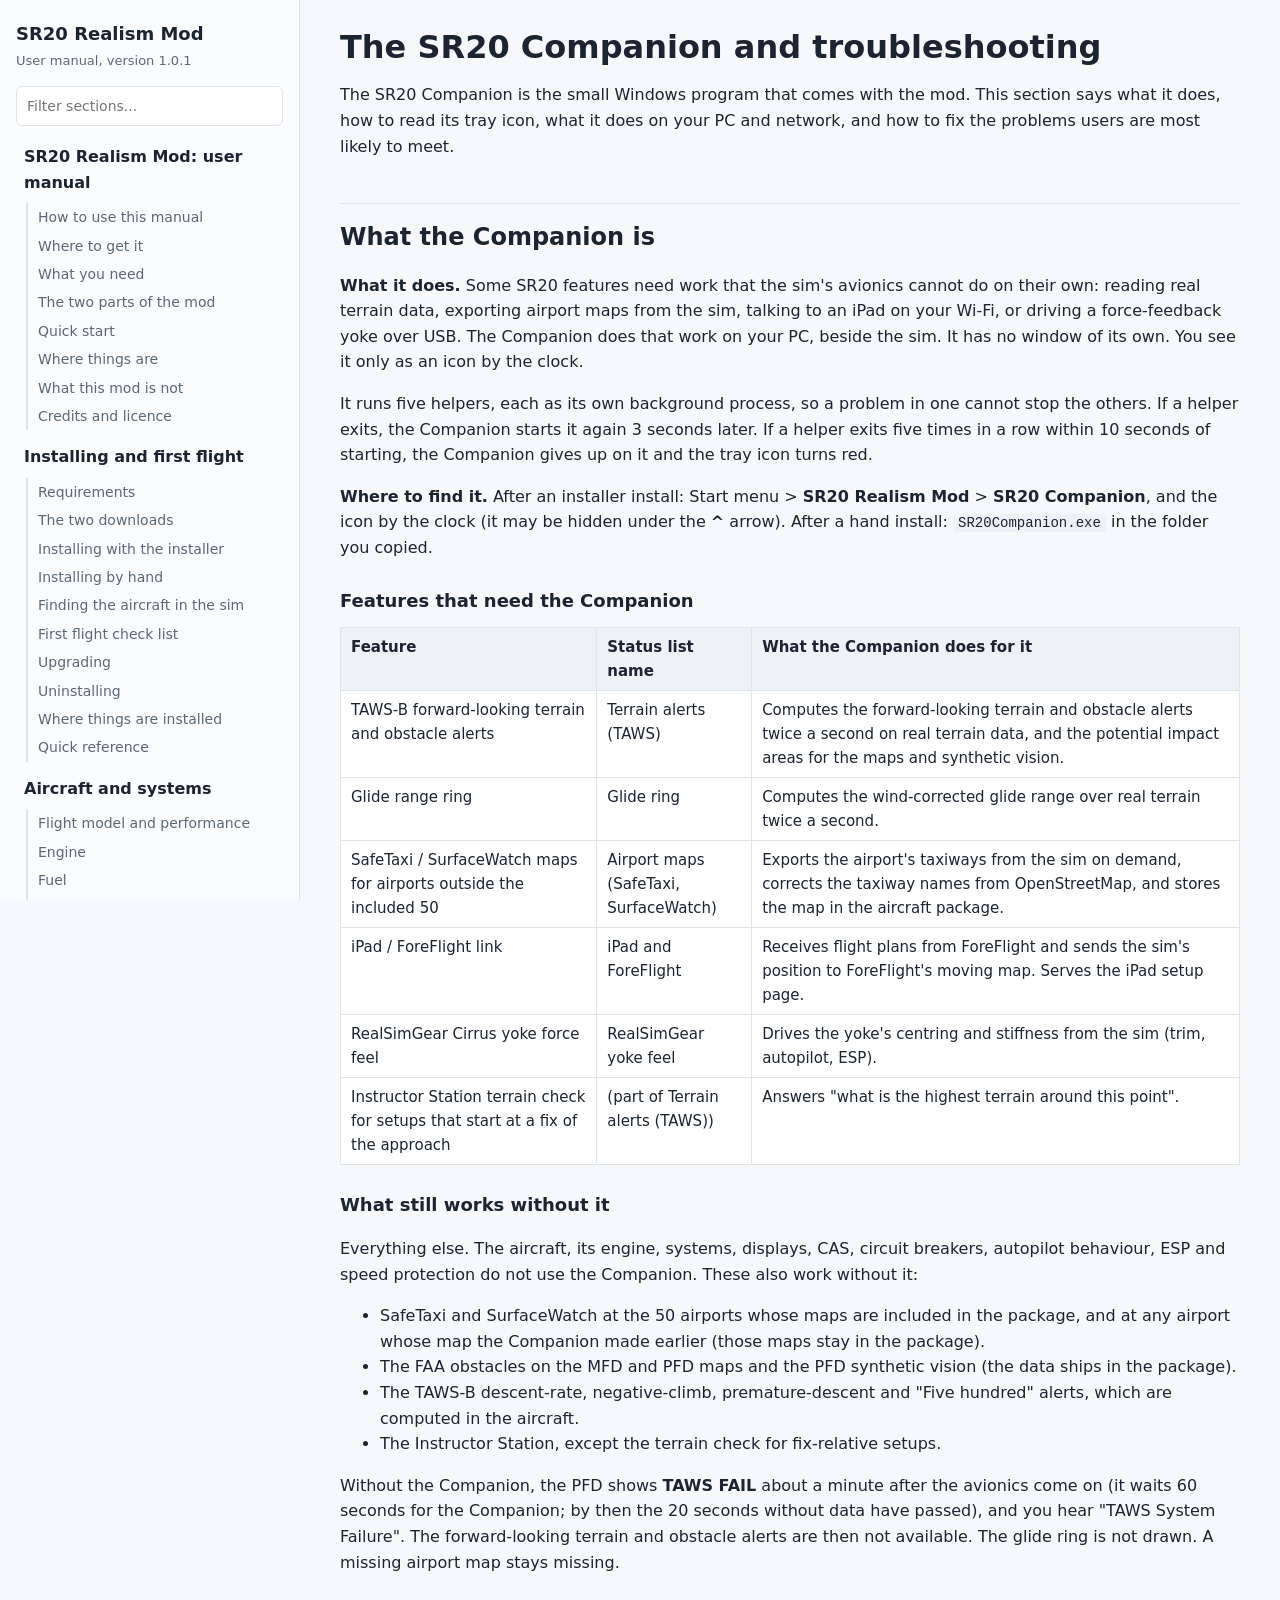
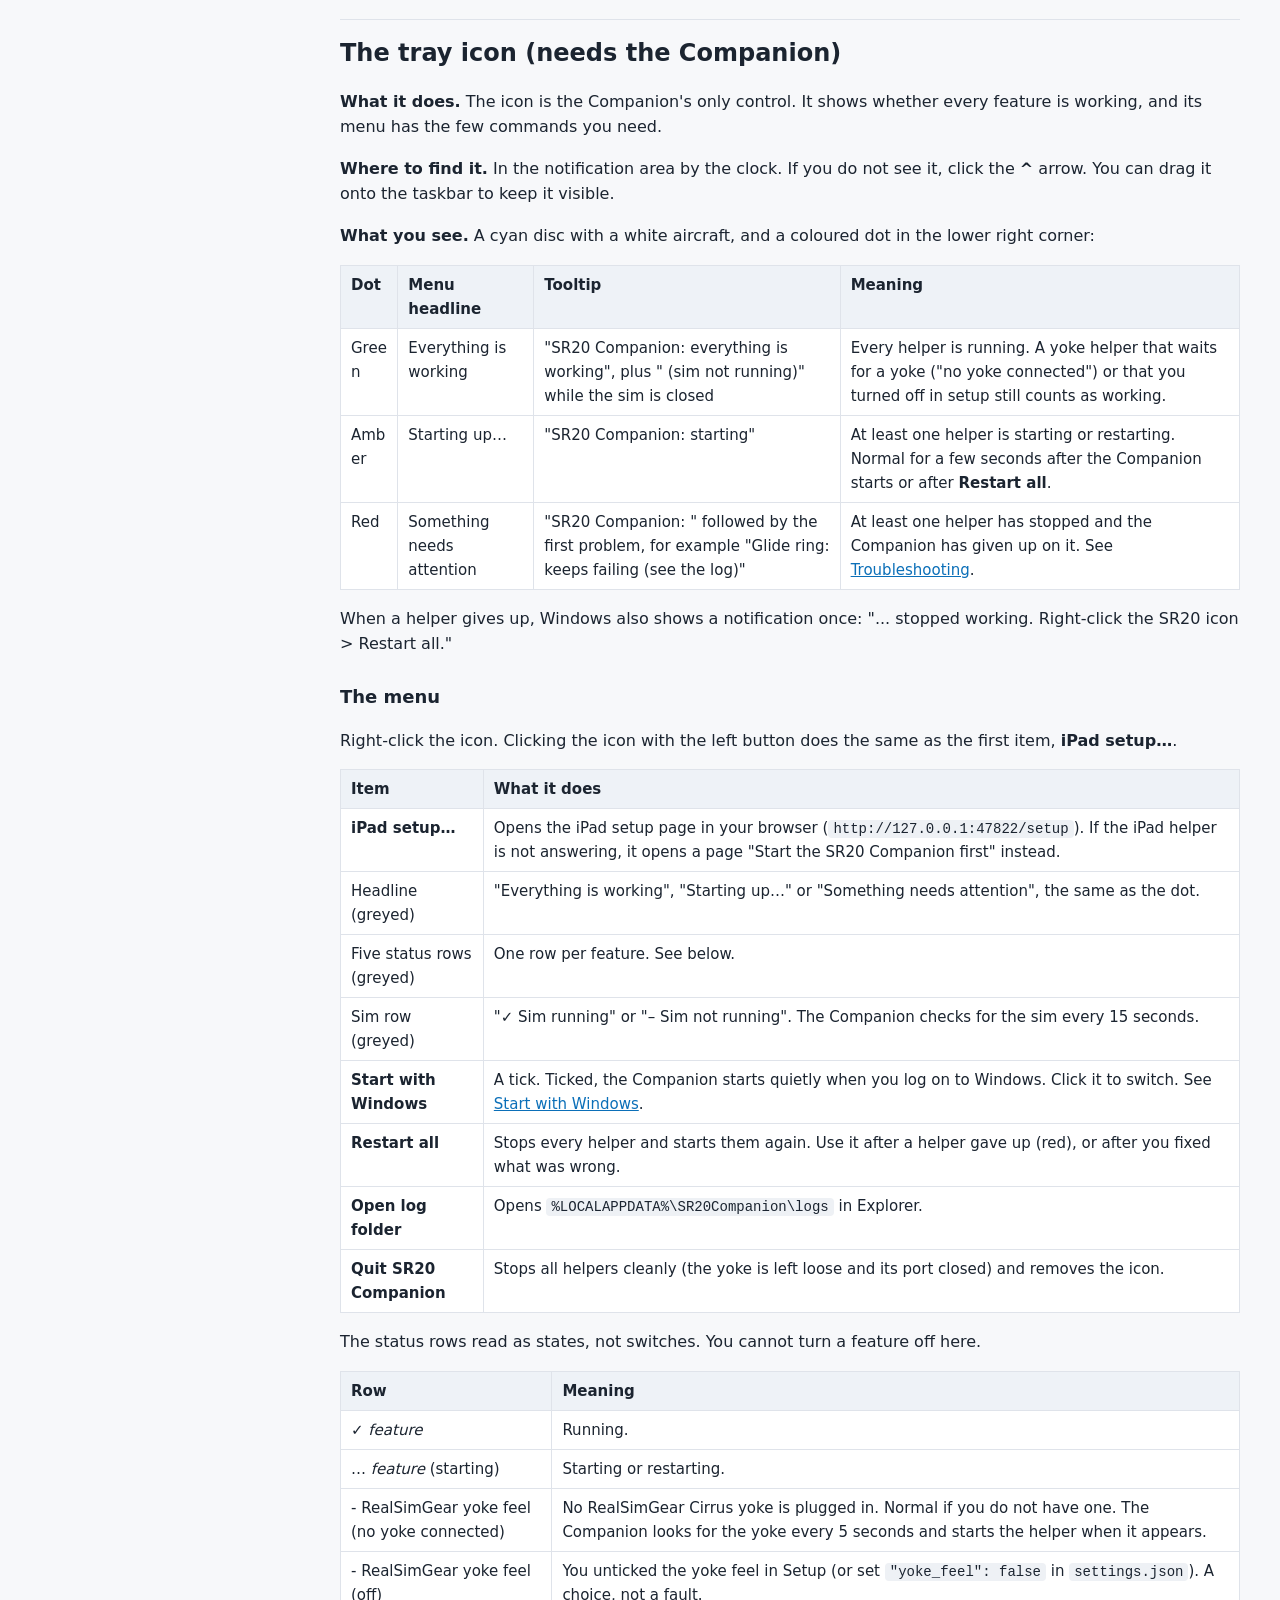
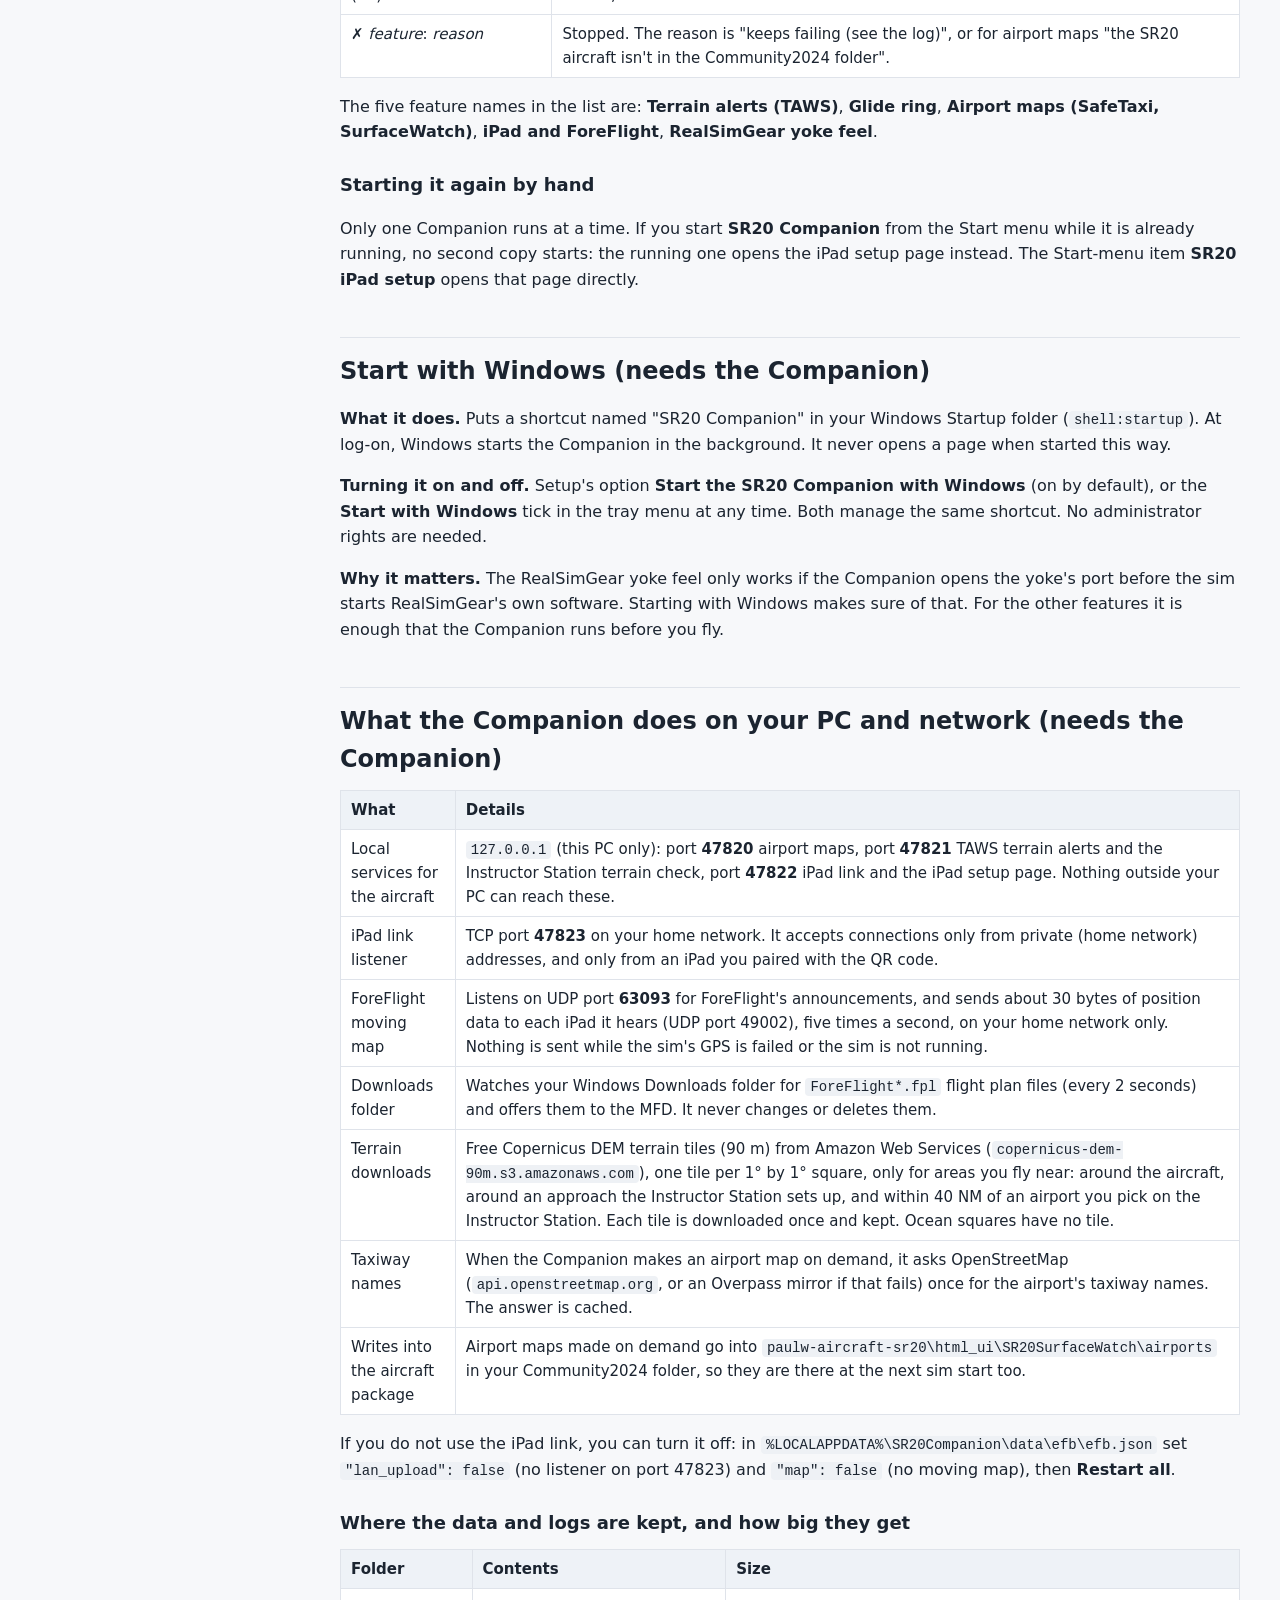
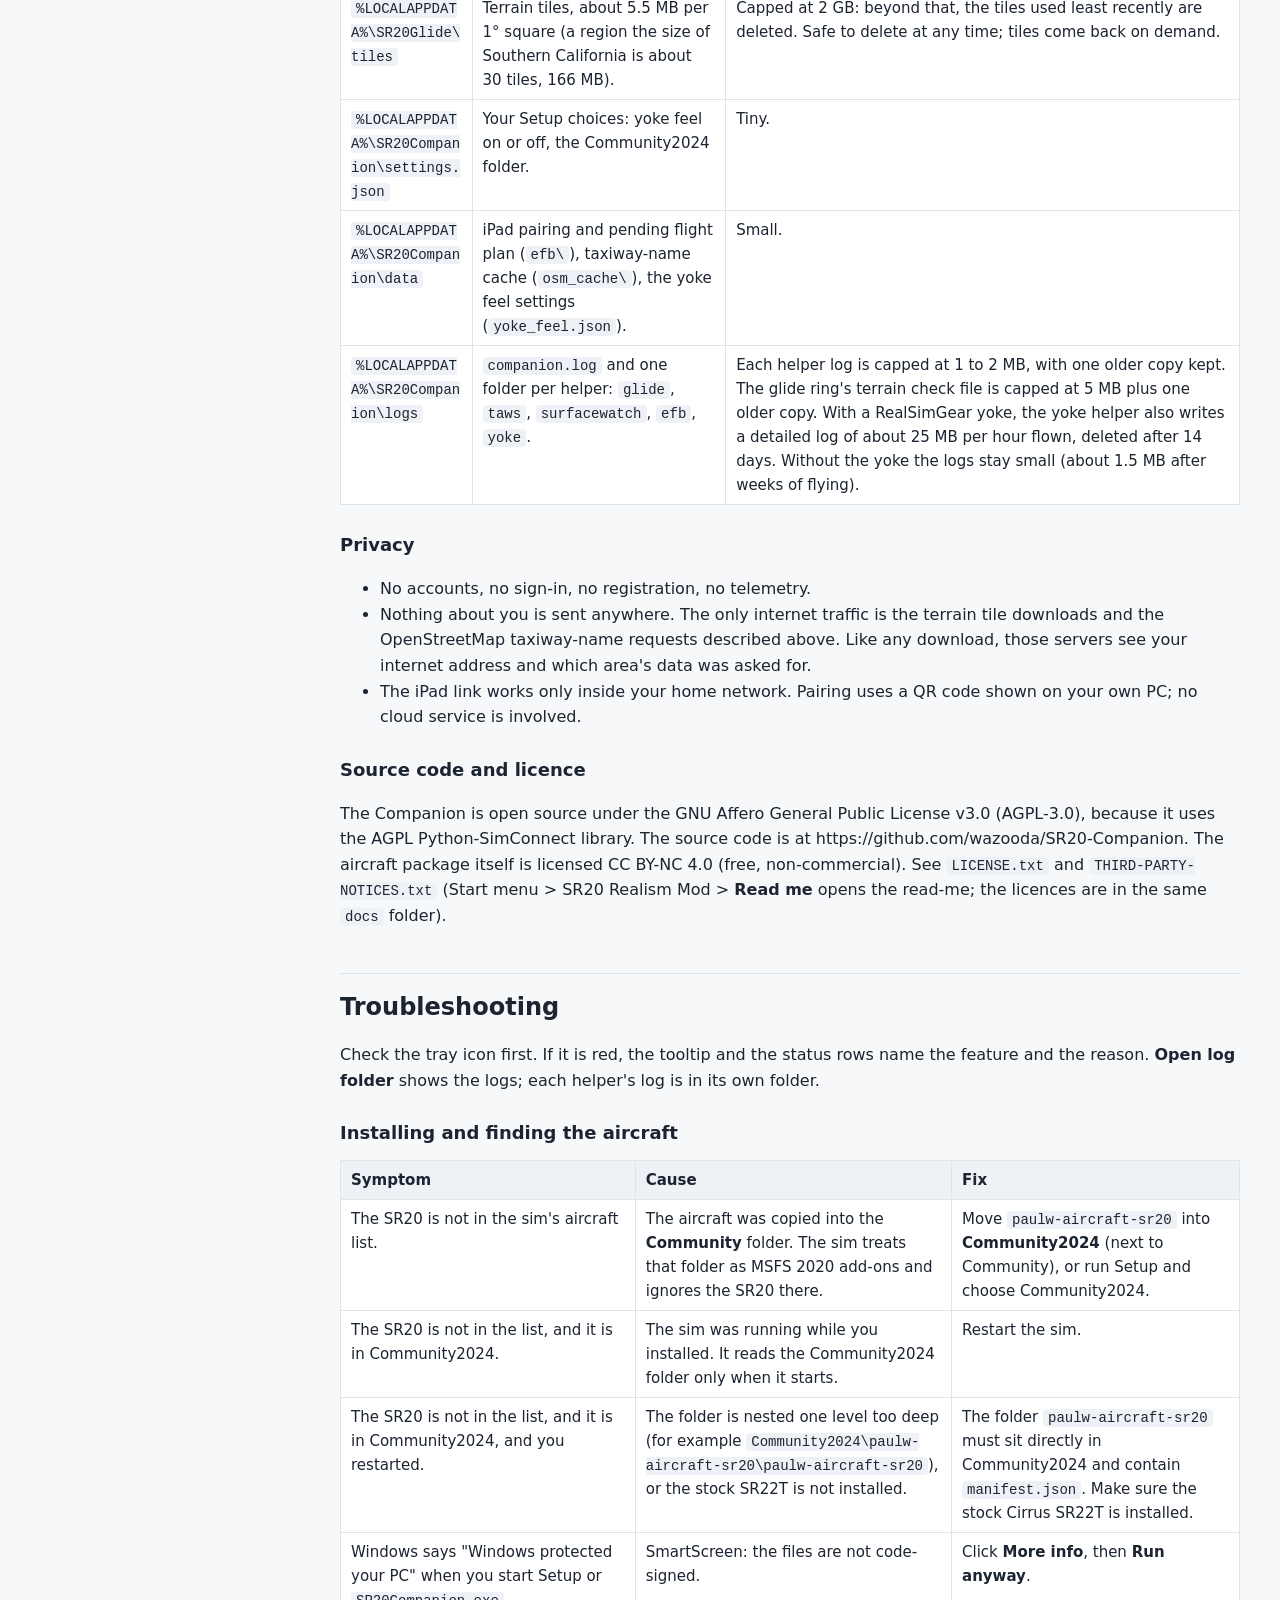
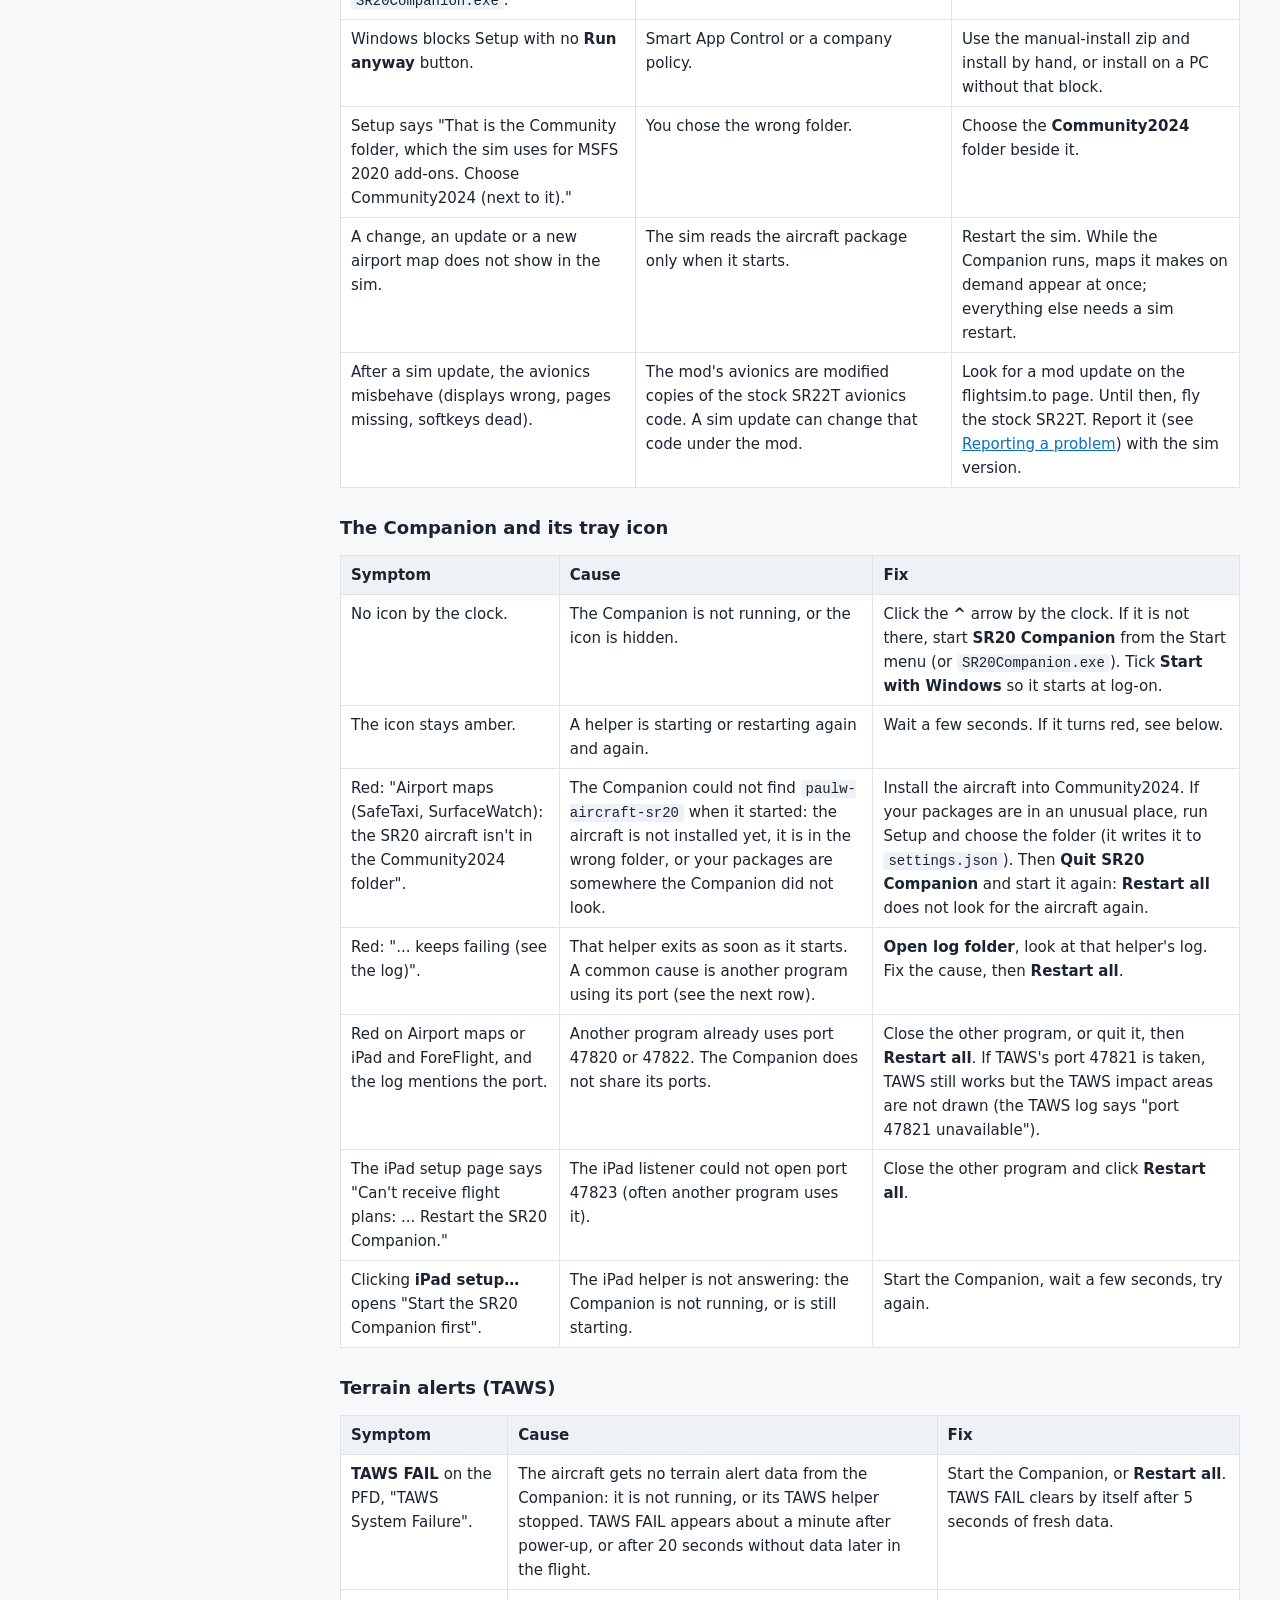
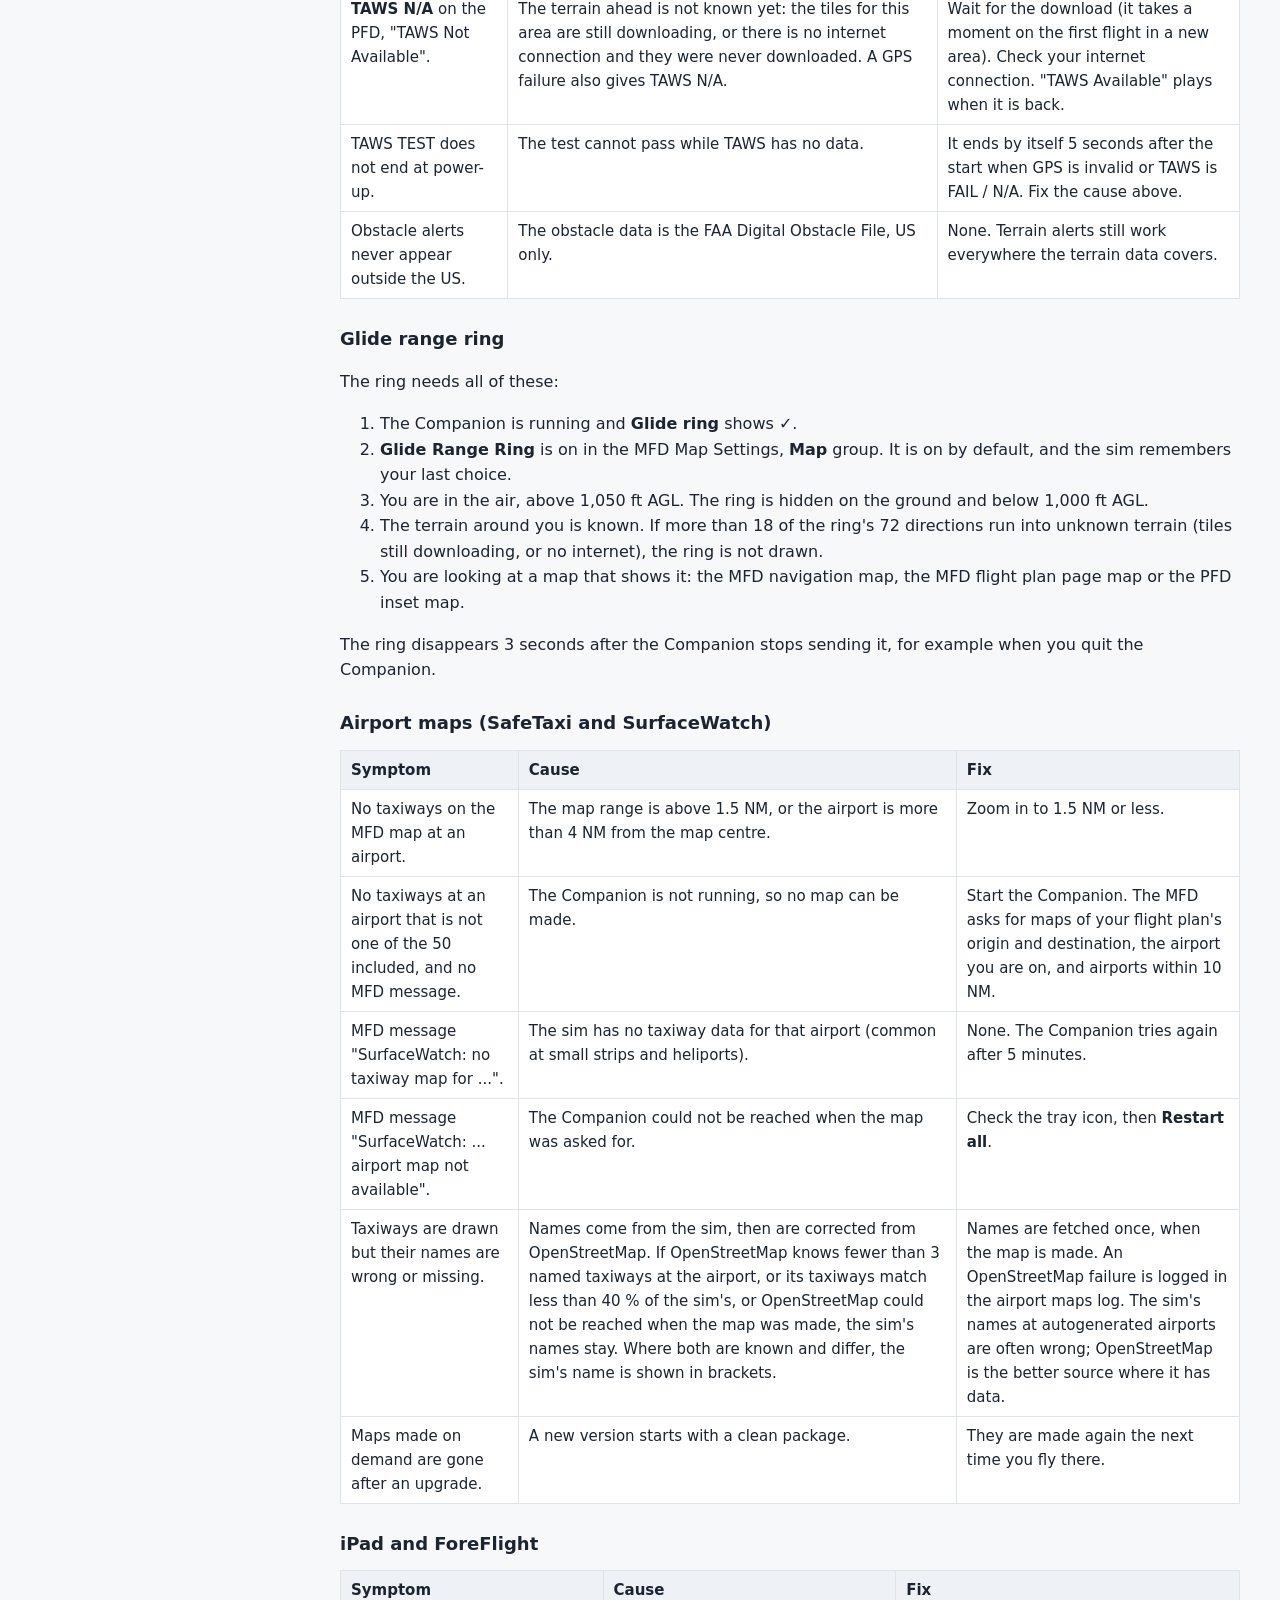
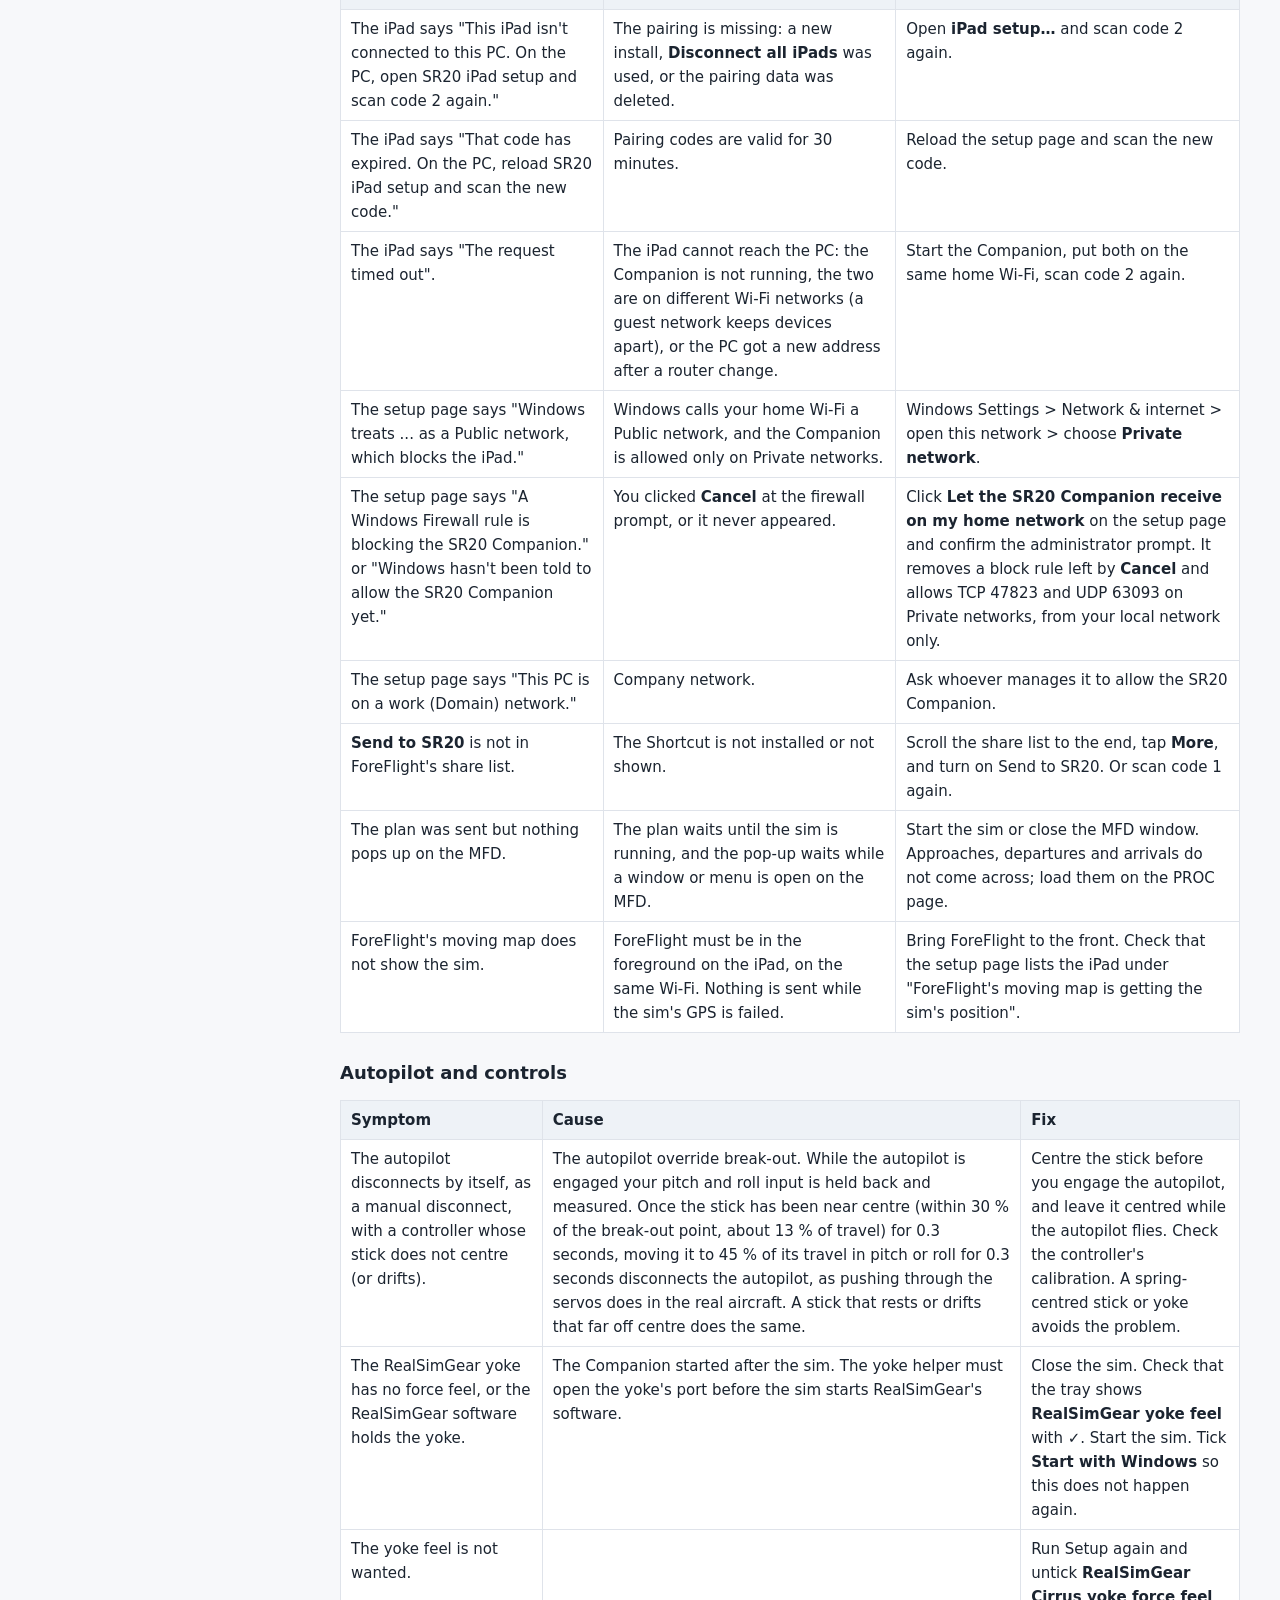
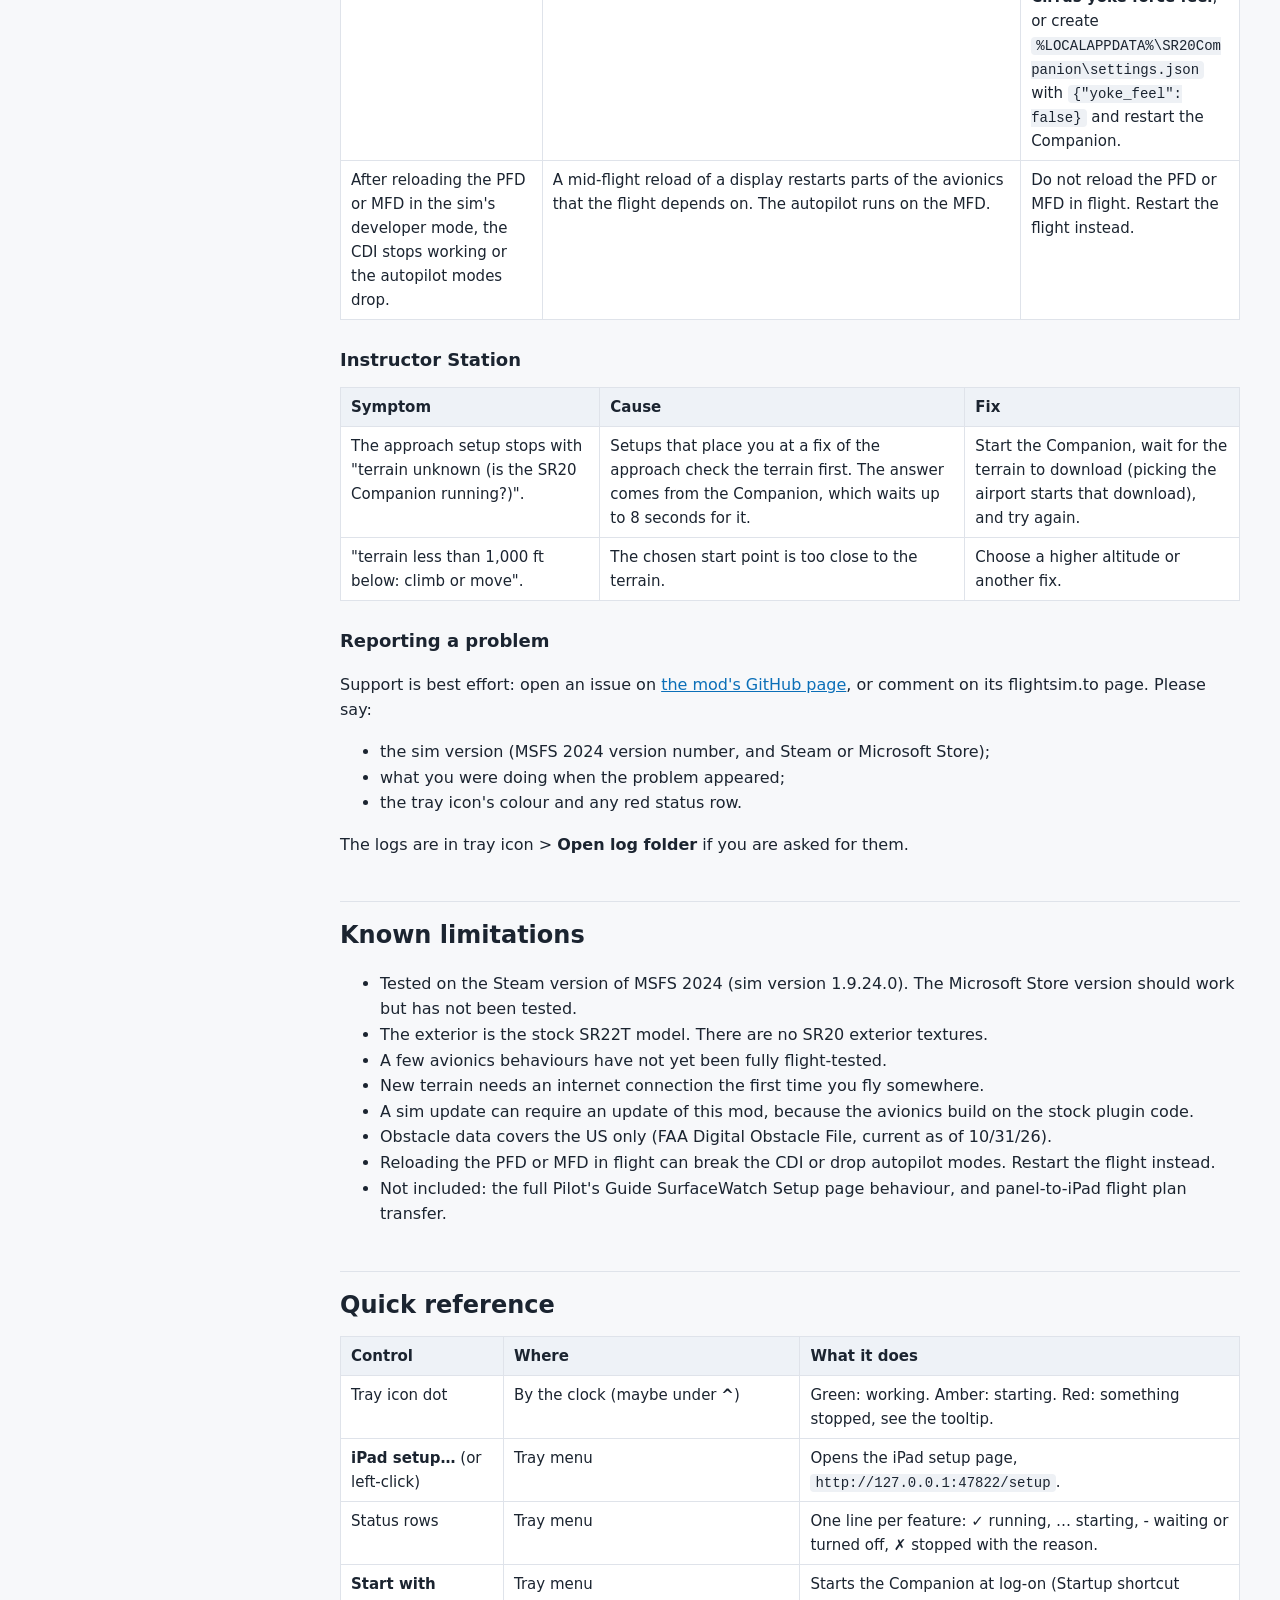
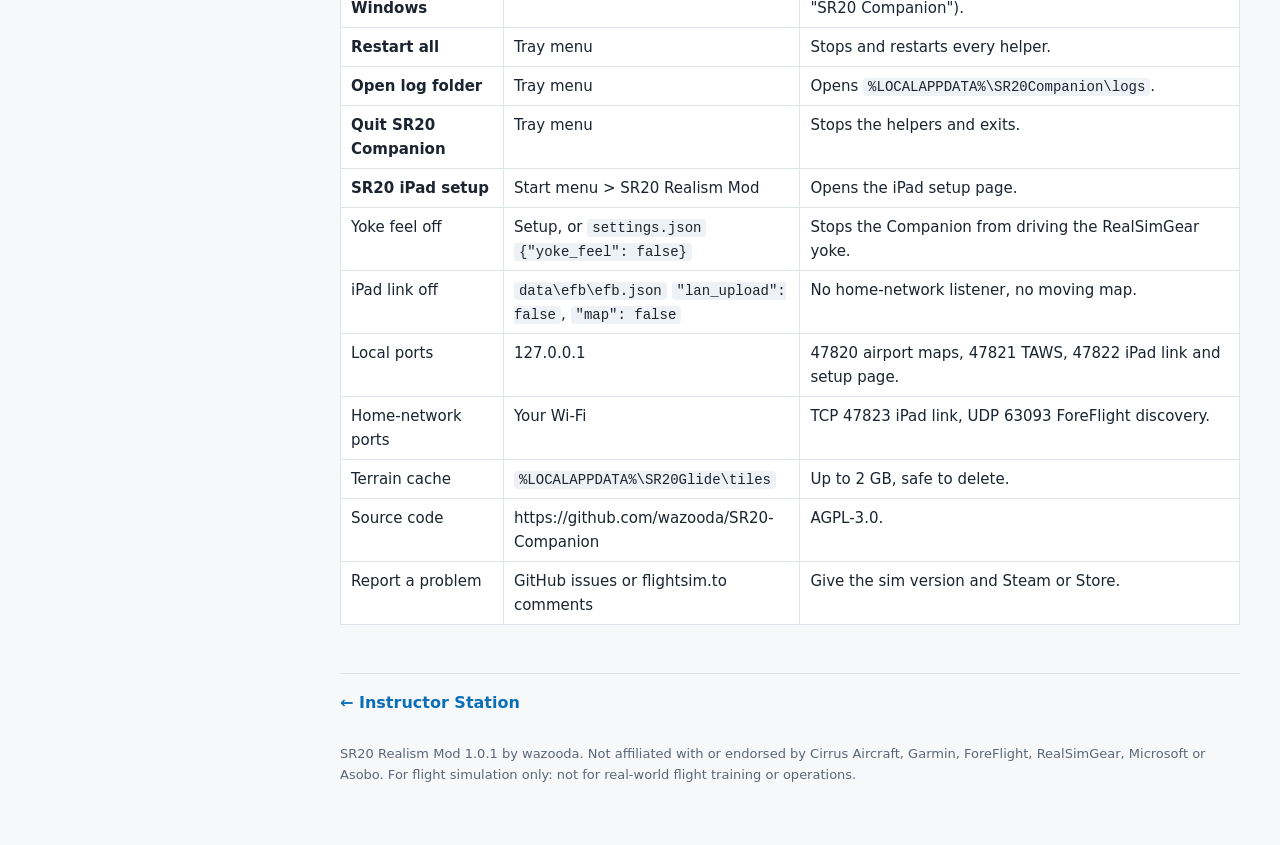
<file: docs/companion-troubleshooting.html>
<!doctype html>
<html lang="en"><head><meta charset="utf-8"><meta name="viewport" content="width=device-width,initial-scale=1">
<title>The SR20 Companion and troubleshooting - SR20 Realism Mod manual</title>
<meta name="description" content="The SR20 Companion and troubleshooting: user manual of the SR20 Realism Mod for Microsoft Flight Simulator 2024.">
<link rel="stylesheet" href="style.css"></head>
<body><div class="wrap">
<nav class="side"><p class="brand">SR20 Realism Mod</p><p class="ver">User manual, version 1.0.1</p>
<input id="q" type="search" placeholder="Filter sections..." aria-label="Filter sections">
<ul><li class="page"><a href="index.html">SR20 Realism Mod: user manual</a><ul class="secs"><li><a href="index.html#how-to-use-this-manual">How to use this manual</a></li><li><a href="index.html#where-to-get-it">Where to get it</a></li><li><a href="index.html#what-you-need">What you need</a></li><li><a href="index.html#the-two-parts-of-the-mod">The two parts of the mod</a></li><li><a href="index.html#quick-start">Quick start</a></li><li><a href="index.html#where-things-are">Where things are</a></li><li><a href="index.html#what-this-mod-is-not">What this mod is not</a></li><li><a href="index.html#credits-and-licence">Credits and licence</a></li></ul></li><li class="page"><a href="install.html">Installing and first flight</a><ul class="secs"><li><a href="install.html#requirements">Requirements</a></li><li><a href="install.html#the-two-downloads">The two downloads</a></li><li><a href="install.html#installing-with-the-installer">Installing with the installer</a></li><li><a href="install.html#installing-by-hand">Installing by hand</a></li><li><a href="install.html#finding-the-aircraft-in-the-sim">Finding the aircraft in the sim</a></li><li><a href="install.html#first-flight-check-list">First flight check list</a></li><li><a href="install.html#upgrading">Upgrading</a></li><li><a href="install.html#uninstalling">Uninstalling</a></li><li><a href="install.html#where-things-are-installed">Where things are installed</a></li><li><a href="install.html#quick-reference">Quick reference</a></li></ul></li><li class="page"><a href="aircraft-systems.html">Aircraft and systems</a><ul class="secs"><li><a href="aircraft-systems.html#flight-model-and-performance">Flight model and performance</a></li><li><a href="aircraft-systems.html#engine">Engine</a></li><li><a href="aircraft-systems.html#fuel">Fuel</a></li><li><a href="aircraft-systems.html#engine-and-system-displays">Engine and system displays</a></li><li><a href="aircraft-systems.html#cas-alerts-and-messages">CAS alerts and messages</a></li><li><a href="aircraft-systems.html#electrical-system">Electrical system</a></li><li><a href="aircraft-systems.html#circuit-breaker-panel">Circuit breaker panel</a></li><li><a href="aircraft-systems.html#equipment-removed-versus-the-sr22t">Equipment removed versus the SR22T</a></li><li><a href="aircraft-systems.html#checklists">Checklists</a></li><li><a href="aircraft-systems.html#quick-reference">Quick reference</a></li></ul></li><li class="page"><a href="safety-systems.html">Terrain, surface and protection systems</a><ul class="secs"><li><a href="safety-systems.html#taws-b-terrain-and-obstacle-alerting">TAWS-B terrain and obstacle alerting</a></li><li><a href="safety-systems.html#obstacles">Obstacles</a></li><li><a href="safety-systems.html#surfacewatch">SurfaceWatch</a></li><li><a href="safety-systems.html#safetaxi-airport-maps">SafeTaxi airport maps</a></li><li><a href="safety-systems.html#glide-range-ring-and-fuel-range-ring">Glide range ring and fuel range ring</a></li><li><a href="safety-systems.html#electronic-stability-and-protection-esp">Electronic Stability and Protection (ESP)</a></li><li><a href="safety-systems.html#gfc-700-speed-protection">GFC 700 speed protection</a></li><li><a href="safety-systems.html#voice-alerts">Voice alerts</a></li><li><a href="safety-systems.html#quick-reference">Quick reference</a></li></ul></li><li class="page"><a href="autopilot-fms.html">Autopilot, flight plan and connected devices</a><ul class="secs"><li><a href="autopilot-fms.html#autopilot-and-g1000-behaviour">Autopilot and G1000 behaviour</a></li><li><a href="autopilot-fms.html#autopilot-disconnect">Autopilot disconnect</a></li><li><a href="autopilot-fms.html#navigraph-charts">Navigraph charts</a></li><li><a href="autopilot-fms.html#ipad-and-foreflight-link">iPad and ForeFlight link</a></li><li><a href="autopilot-fms.html#realsimgear-cirrus-yoke-force-feel">RealSimGear Cirrus yoke force feel</a></li><li><a href="autopilot-fms.html#quick-reference">Quick reference</a></li></ul></li><li class="page"><a href="instructor-station.html">Instructor Station</a><ul class="secs"><li><a href="instructor-station.html#opening-the-panel">Opening the panel</a></li><li><a href="instructor-station.html#failures-tab">FAILURES tab</a></li><li><a href="instructor-station.html#approach-tab">APPROACH tab</a></li><li><a href="instructor-station.html#debrief-tab">DEBRIEF tab</a></li><li><a href="instructor-station.html#scores-tab">SCORES tab</a></li><li><a href="instructor-station.html#worked-example">Worked example</a></li><li><a href="instructor-station.html#quick-reference">Quick reference</a></li></ul></li><li class="page cur"><a href="companion-troubleshooting.html">The SR20 Companion and troubleshooting</a><ul class="secs"><li><a href="companion-troubleshooting.html#what-the-companion-is">What the Companion is</a></li><li><a href="companion-troubleshooting.html#the-tray-icon-needs-the-companion">The tray icon (needs the Companion)</a></li><li><a href="companion-troubleshooting.html#start-with-windows-needs-the-companion">Start with Windows (needs the Companion)</a></li><li><a href="companion-troubleshooting.html#what-the-companion-does-on-your-pc-and-network-needs-the-companion">What the Companion does on your PC and network (needs the Companion)</a></li><li><a href="companion-troubleshooting.html#troubleshooting">Troubleshooting</a></li><li><a href="companion-troubleshooting.html#known-limitations">Known limitations</a></li><li><a href="companion-troubleshooting.html#quick-reference">Quick reference</a></li></ul></li></ul></nav>
<main><h1>The SR20 Companion and troubleshooting</h1>
<p>The SR20 Companion is the small Windows program that comes with the mod. This section says what it does, how to read its tray icon, what it does on your PC and network, and how to fix the problems users are most likely to meet.</p>
<h2 id="what-the-companion-is">What the Companion is</h2>
<p><strong>What it does.</strong> Some SR20 features need work that the sim's avionics cannot do on their own: reading real terrain data, exporting airport maps from the sim, talking to an iPad on your Wi-Fi, or driving a force-feedback yoke over USB. The Companion does that work on your PC, beside the sim. It has no window of its own. You see it only as an icon by the clock.</p>
<p>It runs five helpers, each as its own background process, so a problem in one cannot stop the others. If a helper exits, the Companion starts it again 3 seconds later. If a helper exits five times in a row within 10 seconds of starting, the Companion gives up on it and the tray icon turns red.</p>
<p><strong>Where to find it.</strong> After an installer install: Start menu &gt; <strong>SR20 Realism Mod</strong> &gt; <strong>SR20 Companion</strong>, and the icon by the clock (it may be hidden under the <strong>^</strong> arrow). After a hand install: <code>SR20Companion.exe</code> in the folder you copied.</p>
<h3 id="features-that-need-the-companion">Features that need the Companion</h3>
<div class="tw"><table>
<thead>
<tr>
<th>Feature</th>
<th>Status list name</th>
<th>What the Companion does for it</th>
</tr>
</thead>
<tbody>
<tr>
<td>TAWS-B forward-looking terrain and obstacle alerts</td>
<td>Terrain alerts (TAWS)</td>
<td>Computes the forward-looking terrain and obstacle alerts twice a second on real terrain data, and the potential impact areas for the maps and synthetic vision.</td>
</tr>
<tr>
<td>Glide range ring</td>
<td>Glide ring</td>
<td>Computes the wind-corrected glide range over real terrain twice a second.</td>
</tr>
<tr>
<td>SafeTaxi / SurfaceWatch maps for airports outside the included 50</td>
<td>Airport maps (SafeTaxi, SurfaceWatch)</td>
<td>Exports the airport's taxiways from the sim on demand, corrects the taxiway names from OpenStreetMap, and stores the map in the aircraft package.</td>
</tr>
<tr>
<td>iPad / ForeFlight link</td>
<td>iPad and ForeFlight</td>
<td>Receives flight plans from ForeFlight and sends the sim's position to ForeFlight's moving map. Serves the iPad setup page.</td>
</tr>
<tr>
<td>RealSimGear Cirrus yoke force feel</td>
<td>RealSimGear yoke feel</td>
<td>Drives the yoke's centring and stiffness from the sim (trim, autopilot, ESP).</td>
</tr>
<tr>
<td>Instructor Station terrain check for setups that start at a fix of the approach</td>
<td>(part of Terrain alerts (TAWS))</td>
<td>Answers "what is the highest terrain around this point".</td>
</tr>
</tbody>
</table></div>
<h3 id="what-still-works-without-it">What still works without it</h3>
<p>Everything else. The aircraft, its engine, systems, displays, CAS, circuit breakers, autopilot behaviour, ESP and speed protection do not use the Companion. These also work without it:</p>
<ul>
<li>SafeTaxi and SurfaceWatch at the 50 airports whose maps are included in the package, and at any airport whose map the Companion made earlier (those maps stay in the package).</li>
<li>The FAA obstacles on the MFD and PFD maps and the PFD synthetic vision (the data ships in the package).</li>
<li>The TAWS-B descent-rate, negative-climb, premature-descent and "Five hundred" alerts, which are computed in the aircraft.</li>
<li>The Instructor Station, except the terrain check for fix-relative setups.</li>
</ul>
<p>Without the Companion, the PFD shows <strong>TAWS FAIL</strong> about a minute after the avionics come on (it waits 60 seconds for the Companion; by then the 20 seconds without data have passed), and you hear "TAWS System Failure". The forward-looking terrain and obstacle alerts are then not available. The glide ring is not drawn. A missing airport map stays missing.</p>
<h2 id="the-tray-icon-needs-the-companion">The tray icon (needs the Companion)</h2>
<p><strong>What it does.</strong> The icon is the Companion's only control. It shows whether every feature is working, and its menu has the few commands you need.</p>
<p><strong>Where to find it.</strong> In the notification area by the clock. If you do not see it, click the <strong>^</strong> arrow. You can drag it onto the taskbar to keep it visible.</p>
<p><strong>What you see.</strong> A cyan disc with a white aircraft, and a coloured dot in the lower right corner:</p>
<div class="tw"><table>
<thead>
<tr>
<th>Dot</th>
<th>Menu headline</th>
<th>Tooltip</th>
<th>Meaning</th>
</tr>
</thead>
<tbody>
<tr>
<td>Green</td>
<td>Everything is working</td>
<td>"SR20 Companion: everything is working", plus " (sim not running)" while the sim is closed</td>
<td>Every helper is running. A yoke helper that waits for a yoke ("no yoke connected") or that you turned off in setup still counts as working.</td>
</tr>
<tr>
<td>Amber</td>
<td>Starting up…</td>
<td>"SR20 Companion: starting"</td>
<td>At least one helper is starting or restarting. Normal for a few seconds after the Companion starts or after <strong>Restart all</strong>.</td>
</tr>
<tr>
<td>Red</td>
<td>Something needs attention</td>
<td>"SR20 Companion: " followed by the first problem, for example "Glide ring: keeps failing (see the log)"</td>
<td>At least one helper has stopped and the Companion has given up on it. See <a href="#troubleshooting">Troubleshooting</a>.</td>
</tr>
</tbody>
</table></div>
<p>When a helper gives up, Windows also shows a notification once: "... stopped working. Right-click the SR20 icon &gt; Restart all."</p>
<h3 id="the-menu">The menu</h3>
<p>Right-click the icon. Clicking the icon with the left button does the same as the first item, <strong>iPad setup…</strong>.</p>
<div class="tw"><table>
<thead>
<tr>
<th>Item</th>
<th>What it does</th>
</tr>
</thead>
<tbody>
<tr>
<td><strong>iPad setup…</strong></td>
<td>Opens the iPad setup page in your browser (<code>http://127.0.0.1:47822/setup</code>). If the iPad helper is not answering, it opens a page "Start the SR20 Companion first" instead.</td>
</tr>
<tr>
<td>Headline (greyed)</td>
<td>"Everything is working", "Starting up…" or "Something needs attention", the same as the dot.</td>
</tr>
<tr>
<td>Five status rows (greyed)</td>
<td>One row per feature. See below.</td>
</tr>
<tr>
<td>Sim row (greyed)</td>
<td>"✓  Sim running" or "–  Sim not running". The Companion checks for the sim every 15 seconds.</td>
</tr>
<tr>
<td><strong>Start with Windows</strong></td>
<td>A tick. Ticked, the Companion starts quietly when you log on to Windows. Click it to switch. See <a href="#start-with-windows-needs-the-companion">Start with Windows</a>.</td>
</tr>
<tr>
<td><strong>Restart all</strong></td>
<td>Stops every helper and starts them again. Use it after a helper gave up (red), or after you fixed what was wrong.</td>
</tr>
<tr>
<td><strong>Open log folder</strong></td>
<td>Opens <code>%LOCALAPPDATA%\SR20Companion\logs</code> in Explorer.</td>
</tr>
<tr>
<td><strong>Quit SR20 Companion</strong></td>
<td>Stops all helpers cleanly (the yoke is left loose and its port closed) and removes the icon.</td>
</tr>
</tbody>
</table></div>
<p>The status rows read as states, not switches. You cannot turn a feature off here.</p>
<div class="tw"><table>
<thead>
<tr>
<th>Row</th>
<th>Meaning</th>
</tr>
</thead>
<tbody>
<tr>
<td>✓  <em>feature</em></td>
<td>Running.</td>
</tr>
<tr>
<td>…  <em>feature</em> (starting)</td>
<td>Starting or restarting.</td>
</tr>
<tr>
<td>-  RealSimGear yoke feel (no yoke connected)</td>
<td>No RealSimGear Cirrus yoke is plugged in. Normal if you do not have one. The Companion looks for the yoke every 5 seconds and starts the helper when it appears.</td>
</tr>
<tr>
<td>-  RealSimGear yoke feel (off)</td>
<td>You unticked the yoke feel in Setup (or set <code>"yoke_feel": false</code> in <code>settings.json</code>). A choice, not a fault.</td>
</tr>
<tr>
<td>✗  <em>feature</em>: <em>reason</em></td>
<td>Stopped. The reason is "keeps failing (see the log)", or for airport maps "the SR20 aircraft isn't in the Community2024 folder".</td>
</tr>
</tbody>
</table></div>
<p>The five feature names in the list are: <strong>Terrain alerts (TAWS)</strong>, <strong>Glide ring</strong>, <strong>Airport maps (SafeTaxi, SurfaceWatch)</strong>, <strong>iPad and ForeFlight</strong>, <strong>RealSimGear yoke feel</strong>.</p>
<h3 id="starting-it-again-by-hand">Starting it again by hand</h3>
<p>Only one Companion runs at a time. If you start <strong>SR20 Companion</strong> from the Start menu while it is already running, no second copy starts: the running one opens the iPad setup page instead. The Start-menu item <strong>SR20 iPad setup</strong> opens that page directly.</p>
<h2 id="start-with-windows-needs-the-companion">Start with Windows (needs the Companion)</h2>
<p><strong>What it does.</strong> Puts a shortcut named "SR20 Companion" in your Windows Startup folder (<code>shell:startup</code>). At log-on, Windows starts the Companion in the background. It never opens a page when started this way.</p>
<p><strong>Turning it on and off.</strong> Setup's option <strong>Start the SR20 Companion with Windows</strong> (on by default), or the <strong>Start with Windows</strong> tick in the tray menu at any time. Both manage the same shortcut. No administrator rights are needed.</p>
<p><strong>Why it matters.</strong> The RealSimGear yoke feel only works if the Companion opens the yoke's port before the sim starts RealSimGear's own software. Starting with Windows makes sure of that. For the other features it is enough that the Companion runs before you fly.</p>
<h2 id="what-the-companion-does-on-your-pc-and-network-needs-the-companion">What the Companion does on your PC and network (needs the Companion)</h2>
<div class="tw"><table>
<thead>
<tr>
<th>What</th>
<th>Details</th>
</tr>
</thead>
<tbody>
<tr>
<td>Local services for the aircraft</td>
<td><code>127.0.0.1</code> (this PC only): port <strong>47820</strong> airport maps, port <strong>47821</strong> TAWS terrain alerts and the Instructor Station terrain check, port <strong>47822</strong> iPad link and the iPad setup page. Nothing outside your PC can reach these.</td>
</tr>
<tr>
<td>iPad link listener</td>
<td>TCP port <strong>47823</strong> on your home network. It accepts connections only from private (home network) addresses, and only from an iPad you paired with the QR code.</td>
</tr>
<tr>
<td>ForeFlight moving map</td>
<td>Listens on UDP port <strong>63093</strong> for ForeFlight's announcements, and sends about 30 bytes of position data to each iPad it hears (UDP port 49002), five times a second, on your home network only. Nothing is sent while the sim's GPS is failed or the sim is not running.</td>
</tr>
<tr>
<td>Downloads folder</td>
<td>Watches your Windows Downloads folder for <code>ForeFlight*.fpl</code> flight plan files (every 2 seconds) and offers them to the MFD. It never changes or deletes them.</td>
</tr>
<tr>
<td>Terrain downloads</td>
<td>Free Copernicus DEM terrain tiles (90 m) from Amazon Web Services (<code>copernicus-dem-90m.s3.amazonaws.com</code>), one tile per 1° by 1° square, only for areas you fly near: around the aircraft, around an approach the Instructor Station sets up, and within 40 NM of an airport you pick on the Instructor Station. Each tile is downloaded once and kept. Ocean squares have no tile.</td>
</tr>
<tr>
<td>Taxiway names</td>
<td>When the Companion makes an airport map on demand, it asks OpenStreetMap (<code>api.openstreetmap.org</code>, or an Overpass mirror if that fails) once for the airport's taxiway names. The answer is cached.</td>
</tr>
<tr>
<td>Writes into the aircraft package</td>
<td>Airport maps made on demand go into <code>paulw-aircraft-sr20\html_ui\SR20SurfaceWatch\airports</code> in your Community2024 folder, so they are there at the next sim start too.</td>
</tr>
</tbody>
</table></div>
<p>If you do not use the iPad link, you can turn it off: in <code>%LOCALAPPDATA%\SR20Companion\data\efb\efb.json</code> set <code>"lan_upload": false</code> (no listener on port 47823) and <code>"map": false</code> (no moving map), then <strong>Restart all</strong>.</p>
<h3 id="where-the-data-and-logs-are-kept-and-how-big-they-get">Where the data and logs are kept, and how big they get</h3>
<div class="tw"><table>
<thead>
<tr>
<th>Folder</th>
<th>Contents</th>
<th>Size</th>
</tr>
</thead>
<tbody>
<tr>
<td><code>%LOCALAPPDATA%\SR20Glide\tiles</code></td>
<td>Terrain tiles, about 5.5 MB per 1° square (a region the size of Southern California is about 30 tiles, 166 MB).</td>
<td>Capped at 2 GB: beyond that, the tiles used least recently are deleted. Safe to delete at any time; tiles come back on demand.</td>
</tr>
<tr>
<td><code>%LOCALAPPDATA%\SR20Companion\settings.json</code></td>
<td>Your Setup choices: yoke feel on or off, the Community2024 folder.</td>
<td>Tiny.</td>
</tr>
<tr>
<td><code>%LOCALAPPDATA%\SR20Companion\data</code></td>
<td>iPad pairing and pending flight plan (<code>efb\</code>), taxiway-name cache (<code>osm_cache\</code>), the yoke feel settings (<code>yoke_feel.json</code>).</td>
<td>Small.</td>
</tr>
<tr>
<td><code>%LOCALAPPDATA%\SR20Companion\logs</code></td>
<td><code>companion.log</code> and one folder per helper: <code>glide</code>, <code>taws</code>, <code>surfacewatch</code>, <code>efb</code>, <code>yoke</code>.</td>
<td>Each helper log is capped at 1 to 2 MB, with one older copy kept. The glide ring's terrain check file is capped at 5 MB plus one older copy. With a RealSimGear yoke, the yoke helper also writes a detailed log of about 25 MB per hour flown, deleted after 14 days. Without the yoke the logs stay small (about 1.5 MB after weeks of flying).</td>
</tr>
</tbody>
</table></div>
<h3 id="privacy">Privacy</h3>
<ul>
<li>No accounts, no sign-in, no registration, no telemetry.</li>
<li>Nothing about you is sent anywhere. The only internet traffic is the terrain tile downloads and the OpenStreetMap taxiway-name requests described above. Like any download, those servers see your internet address and which area's data was asked for.</li>
<li>The iPad link works only inside your home network. Pairing uses a QR code shown on your own PC; no cloud service is involved.</li>
</ul>
<h3 id="source-code-and-licence">Source code and licence</h3>
<p>The Companion is open source under the GNU Affero General Public License v3.0 (AGPL-3.0), because it uses the AGPL Python-SimConnect library. The source code is at https://github.com/wazooda/SR20-Companion. The aircraft package itself is licensed CC BY-NC 4.0 (free, non-commercial). See <code>LICENSE.txt</code> and <code>THIRD-PARTY-NOTICES.txt</code> (Start menu &gt; SR20 Realism Mod &gt; <strong>Read me</strong> opens the read-me; the licences are in the same <code>docs</code> folder).</p>
<h2 id="troubleshooting">Troubleshooting</h2>
<p>Check the tray icon first. If it is red, the tooltip and the status rows name the feature and the reason. <strong>Open log folder</strong> shows the logs; each helper's log is in its own folder.</p>
<h3 id="installing-and-finding-the-aircraft">Installing and finding the aircraft</h3>
<div class="tw"><table>
<thead>
<tr>
<th>Symptom</th>
<th>Cause</th>
<th>Fix</th>
</tr>
</thead>
<tbody>
<tr>
<td>The SR20 is not in the sim's aircraft list.</td>
<td>The aircraft was copied into the <strong>Community</strong> folder. The sim treats that folder as MSFS 2020 add-ons and ignores the SR20 there.</td>
<td>Move <code>paulw-aircraft-sr20</code> into <strong>Community2024</strong> (next to Community), or run Setup and choose Community2024.</td>
</tr>
<tr>
<td>The SR20 is not in the list, and it is in Community2024.</td>
<td>The sim was running while you installed. It reads the Community2024 folder only when it starts.</td>
<td>Restart the sim.</td>
</tr>
<tr>
<td>The SR20 is not in the list, and it is in Community2024, and you restarted.</td>
<td>The folder is nested one level too deep (for example <code>Community2024\paulw-aircraft-sr20\paulw-aircraft-sr20</code>), or the stock SR22T is not installed.</td>
<td>The folder <code>paulw-aircraft-sr20</code> must sit directly in Community2024 and contain <code>manifest.json</code>. Make sure the stock Cirrus SR22T is installed.</td>
</tr>
<tr>
<td>Windows says "Windows protected your PC" when you start Setup or <code>SR20Companion.exe</code>.</td>
<td>SmartScreen: the files are not code-signed.</td>
<td>Click <strong>More info</strong>, then <strong>Run anyway</strong>.</td>
</tr>
<tr>
<td>Windows blocks Setup with no <strong>Run anyway</strong> button.</td>
<td>Smart App Control or a company policy.</td>
<td>Use the manual-install zip and install by hand, or install on a PC without that block.</td>
</tr>
<tr>
<td>Setup says "That is the Community folder, which the sim uses for MSFS 2020 add-ons. Choose Community2024 (next to it)."</td>
<td>You chose the wrong folder.</td>
<td>Choose the <strong>Community2024</strong> folder beside it.</td>
</tr>
<tr>
<td>A change, an update or a new airport map does not show in the sim.</td>
<td>The sim reads the aircraft package only when it starts.</td>
<td>Restart the sim. While the Companion runs, maps it makes on demand appear at once; everything else needs a sim restart.</td>
</tr>
<tr>
<td>After a sim update, the avionics misbehave (displays wrong, pages missing, softkeys dead).</td>
<td>The mod's avionics are modified copies of the stock SR22T avionics code. A sim update can change that code under the mod.</td>
<td>Look for a mod update on the flightsim.to page. Until then, fly the stock SR22T. Report it (see <a href="#reporting-a-problem">Reporting a problem</a>) with the sim version.</td>
</tr>
</tbody>
</table></div>
<h3 id="the-companion-and-its-tray-icon">The Companion and its tray icon</h3>
<div class="tw"><table>
<thead>
<tr>
<th>Symptom</th>
<th>Cause</th>
<th>Fix</th>
</tr>
</thead>
<tbody>
<tr>
<td>No icon by the clock.</td>
<td>The Companion is not running, or the icon is hidden.</td>
<td>Click the <strong>^</strong> arrow by the clock. If it is not there, start <strong>SR20 Companion</strong> from the Start menu (or <code>SR20Companion.exe</code>). Tick <strong>Start with Windows</strong> so it starts at log-on.</td>
</tr>
<tr>
<td>The icon stays amber.</td>
<td>A helper is starting or restarting again and again.</td>
<td>Wait a few seconds. If it turns red, see below.</td>
</tr>
<tr>
<td>Red: "Airport maps (SafeTaxi, SurfaceWatch): the SR20 aircraft isn't in the Community2024 folder".</td>
<td>The Companion could not find <code>paulw-aircraft-sr20</code> when it started: the aircraft is not installed yet, it is in the wrong folder, or your packages are somewhere the Companion did not look.</td>
<td>Install the aircraft into Community2024. If your packages are in an unusual place, run Setup and choose the folder (it writes it to <code>settings.json</code>). Then <strong>Quit SR20 Companion</strong> and start it again: <strong>Restart all</strong> does not look for the aircraft again.</td>
</tr>
<tr>
<td>Red: "... keeps failing (see the log)".</td>
<td>That helper exits as soon as it starts. A common cause is another program using its port (see the next row).</td>
<td><strong>Open log folder</strong>, look at that helper's log. Fix the cause, then <strong>Restart all</strong>.</td>
</tr>
<tr>
<td>Red on Airport maps or iPad and ForeFlight, and the log mentions the port.</td>
<td>Another program already uses port 47820 or 47822. The Companion does not share its ports.</td>
<td>Close the other program, or quit it, then <strong>Restart all</strong>. If TAWS's port 47821 is taken, TAWS still works but the TAWS impact areas are not drawn (the TAWS log says "port 47821 unavailable").</td>
</tr>
<tr>
<td>The iPad setup page says "Can't receive flight plans: ... Restart the SR20 Companion."</td>
<td>The iPad listener could not open port 47823 (often another program uses it).</td>
<td>Close the other program and click <strong>Restart all</strong>.</td>
</tr>
<tr>
<td>Clicking <strong>iPad setup…</strong> opens "Start the SR20 Companion first".</td>
<td>The iPad helper is not answering: the Companion is not running, or is still starting.</td>
<td>Start the Companion, wait a few seconds, try again.</td>
</tr>
</tbody>
</table></div>
<h3 id="terrain-alerts-taws">Terrain alerts (TAWS)</h3>
<div class="tw"><table>
<thead>
<tr>
<th>Symptom</th>
<th>Cause</th>
<th>Fix</th>
</tr>
</thead>
<tbody>
<tr>
<td><strong>TAWS FAIL</strong> on the PFD, "TAWS System Failure".</td>
<td>The aircraft gets no terrain alert data from the Companion: it is not running, or its TAWS helper stopped. TAWS FAIL appears about a minute after power-up, or after 20 seconds without data later in the flight.</td>
<td>Start the Companion, or <strong>Restart all</strong>. TAWS FAIL clears by itself after 5 seconds of fresh data.</td>
</tr>
<tr>
<td><strong>TAWS N/A</strong> on the PFD, "TAWS Not Available".</td>
<td>The terrain ahead is not known yet: the tiles for this area are still downloading, or there is no internet connection and they were never downloaded. A GPS failure also gives TAWS N/A.</td>
<td>Wait for the download (it takes a moment on the first flight in a new area). Check your internet connection. "TAWS Available" plays when it is back.</td>
</tr>
<tr>
<td>TAWS TEST does not end at power-up.</td>
<td>The test cannot pass while TAWS has no data.</td>
<td>It ends by itself 5 seconds after the start when GPS is invalid or TAWS is FAIL / N/A. Fix the cause above.</td>
</tr>
<tr>
<td>Obstacle alerts never appear outside the US.</td>
<td>The obstacle data is the FAA Digital Obstacle File, US only.</td>
<td>None. Terrain alerts still work everywhere the terrain data covers.</td>
</tr>
</tbody>
</table></div>
<h3 id="glide-range-ring">Glide range ring</h3>
<p>The ring needs all of these:</p>
<ol>
<li>The Companion is running and <strong>Glide ring</strong> shows ✓.</li>
<li><strong>Glide Range Ring</strong> is on in the MFD Map Settings, <strong>Map</strong> group. It is on by default, and the sim remembers your last choice.</li>
<li>You are in the air, above 1,050 ft AGL. The ring is hidden on the ground and below 1,000 ft AGL.</li>
<li>The terrain around you is known. If more than 18 of the ring's 72 directions run into unknown terrain (tiles still downloading, or no internet), the ring is not drawn.</li>
<li>You are looking at a map that shows it: the MFD navigation map, the MFD flight plan page map or the PFD inset map.</li>
</ol>
<p>The ring disappears 3 seconds after the Companion stops sending it, for example when you quit the Companion.</p>
<h3 id="airport-maps-safetaxi-and-surfacewatch">Airport maps (SafeTaxi and SurfaceWatch)</h3>
<div class="tw"><table>
<thead>
<tr>
<th>Symptom</th>
<th>Cause</th>
<th>Fix</th>
</tr>
</thead>
<tbody>
<tr>
<td>No taxiways on the MFD map at an airport.</td>
<td>The map range is above 1.5 NM, or the airport is more than 4 NM from the map centre.</td>
<td>Zoom in to 1.5 NM or less.</td>
</tr>
<tr>
<td>No taxiways at an airport that is not one of the 50 included, and no MFD message.</td>
<td>The Companion is not running, so no map can be made.</td>
<td>Start the Companion. The MFD asks for maps of your flight plan's origin and destination, the airport you are on, and airports within 10 NM.</td>
</tr>
<tr>
<td>MFD message "SurfaceWatch: no taxiway map for ...".</td>
<td>The sim has no taxiway data for that airport (common at small strips and heliports).</td>
<td>None. The Companion tries again after 5 minutes.</td>
</tr>
<tr>
<td>MFD message "SurfaceWatch: ... airport map not available".</td>
<td>The Companion could not be reached when the map was asked for.</td>
<td>Check the tray icon, then <strong>Restart all</strong>.</td>
</tr>
<tr>
<td>Taxiways are drawn but their names are wrong or missing.</td>
<td>Names come from the sim, then are corrected from OpenStreetMap. If OpenStreetMap knows fewer than 3 named taxiways at the airport, or its taxiways match less than 40 % of the sim's, or OpenStreetMap could not be reached when the map was made, the sim's names stay. Where both are known and differ, the sim's name is shown in brackets.</td>
<td>Names are fetched once, when the map is made. An OpenStreetMap failure is logged in the airport maps log. The sim's names at autogenerated airports are often wrong; OpenStreetMap is the better source where it has data.</td>
</tr>
<tr>
<td>Maps made on demand are gone after an upgrade.</td>
<td>A new version starts with a clean package.</td>
<td>They are made again the next time you fly there.</td>
</tr>
</tbody>
</table></div>
<h3 id="ipad-and-foreflight">iPad and ForeFlight</h3>
<div class="tw"><table>
<thead>
<tr>
<th>Symptom</th>
<th>Cause</th>
<th>Fix</th>
</tr>
</thead>
<tbody>
<tr>
<td>The iPad says "This iPad isn't connected to this PC. On the PC, open SR20 iPad setup and scan code 2 again."</td>
<td>The pairing is missing: a new install, <strong>Disconnect all iPads</strong> was used, or the pairing data was deleted.</td>
<td>Open <strong>iPad setup…</strong> and scan code 2 again.</td>
</tr>
<tr>
<td>The iPad says "That code has expired. On the PC, reload SR20 iPad setup and scan the new code."</td>
<td>Pairing codes are valid for 30 minutes.</td>
<td>Reload the setup page and scan the new code.</td>
</tr>
<tr>
<td>The iPad says "The request timed out".</td>
<td>The iPad cannot reach the PC: the Companion is not running, the two are on different Wi-Fi networks (a guest network keeps devices apart), or the PC got a new address after a router change.</td>
<td>Start the Companion, put both on the same home Wi-Fi, scan code 2 again.</td>
</tr>
<tr>
<td>The setup page says "Windows treats ... as a Public network, which blocks the iPad."</td>
<td>Windows calls your home Wi-Fi a Public network, and the Companion is allowed only on Private networks.</td>
<td>Windows Settings &gt; Network &amp; internet &gt; open this network &gt; choose <strong>Private network</strong>.</td>
</tr>
<tr>
<td>The setup page says "A Windows Firewall rule is blocking the SR20 Companion." or "Windows hasn't been told to allow the SR20 Companion yet."</td>
<td>You clicked <strong>Cancel</strong> at the firewall prompt, or it never appeared.</td>
<td>Click <strong>Let the SR20 Companion receive on my home network</strong> on the setup page and confirm the administrator prompt. It removes a block rule left by <strong>Cancel</strong> and allows TCP 47823 and UDP 63093 on Private networks, from your local network only.</td>
</tr>
<tr>
<td>The setup page says "This PC is on a work (Domain) network."</td>
<td>Company network.</td>
<td>Ask whoever manages it to allow the SR20 Companion.</td>
</tr>
<tr>
<td><strong>Send to SR20</strong> is not in ForeFlight's share list.</td>
<td>The Shortcut is not installed or not shown.</td>
<td>Scroll the share list to the end, tap <strong>More</strong>, and turn on Send to SR20. Or scan code 1 again.</td>
</tr>
<tr>
<td>The plan was sent but nothing pops up on the MFD.</td>
<td>The plan waits until the sim is running, and the pop-up waits while a window or menu is open on the MFD.</td>
<td>Start the sim or close the MFD window. Approaches, departures and arrivals do not come across; load them on the PROC page.</td>
</tr>
<tr>
<td>ForeFlight's moving map does not show the sim.</td>
<td>ForeFlight must be in the foreground on the iPad, on the same Wi-Fi. Nothing is sent while the sim's GPS is failed.</td>
<td>Bring ForeFlight to the front. Check that the setup page lists the iPad under "ForeFlight's moving map is getting the sim's position".</td>
</tr>
</tbody>
</table></div>
<h3 id="autopilot-and-controls">Autopilot and controls</h3>
<div class="tw"><table>
<thead>
<tr>
<th>Symptom</th>
<th>Cause</th>
<th>Fix</th>
</tr>
</thead>
<tbody>
<tr>
<td>The autopilot disconnects by itself, as a manual disconnect, with a controller whose stick does not centre (or drifts).</td>
<td>The autopilot override break-out. While the autopilot is engaged your pitch and roll input is held back and measured. Once the stick has been near centre (within 30 % of the break-out point, about 13 % of travel) for 0.3 seconds, moving it to 45 % of its travel in pitch or roll for 0.3 seconds disconnects the autopilot, as pushing through the servos does in the real aircraft. A stick that rests or drifts that far off centre does the same.</td>
<td>Centre the stick before you engage the autopilot, and leave it centred while the autopilot flies. Check the controller's calibration. A spring-centred stick or yoke avoids the problem.</td>
</tr>
<tr>
<td>The RealSimGear yoke has no force feel, or the RealSimGear software holds the yoke.</td>
<td>The Companion started after the sim. The yoke helper must open the yoke's port before the sim starts RealSimGear's software.</td>
<td>Close the sim. Check that the tray shows <strong>RealSimGear yoke feel</strong> with ✓. Start the sim. Tick <strong>Start with Windows</strong> so this does not happen again.</td>
</tr>
<tr>
<td>The yoke feel is not wanted.</td>
<td></td>
<td>Run Setup again and untick <strong>RealSimGear Cirrus yoke force feel</strong>, or create <code>%LOCALAPPDATA%\SR20Companion\settings.json</code> with <code>{"yoke_feel": false}</code> and restart the Companion.</td>
</tr>
<tr>
<td>After reloading the PFD or MFD in the sim's developer mode, the CDI stops working or the autopilot modes drop.</td>
<td>A mid-flight reload of a display restarts parts of the avionics that the flight depends on. The autopilot runs on the MFD.</td>
<td>Do not reload the PFD or MFD in flight. Restart the flight instead.</td>
</tr>
</tbody>
</table></div>
<h3 id="instructor-station">Instructor Station</h3>
<div class="tw"><table>
<thead>
<tr>
<th>Symptom</th>
<th>Cause</th>
<th>Fix</th>
</tr>
</thead>
<tbody>
<tr>
<td>The approach setup stops with "terrain unknown (is the SR20 Companion running?)".</td>
<td>Setups that place you at a fix of the approach check the terrain first. The answer comes from the Companion, which waits up to 8 seconds for it.</td>
<td>Start the Companion, wait for the terrain to download (picking the airport starts that download), and try again.</td>
</tr>
<tr>
<td>"terrain less than 1,000 ft below: climb or move".</td>
<td>The chosen start point is too close to the terrain.</td>
<td>Choose a higher altitude or another fix.</td>
</tr>
</tbody>
</table></div>
<h3 id="reporting-a-problem">Reporting a problem</h3>
<p>Support is best effort: open an issue on <a href="https://github.com/wazooda/SR20-Realism-Mod/issues">the mod's GitHub page</a>, or comment on its flightsim.to page. Please say:</p>
<ul>
<li>the sim version (MSFS 2024 version number, and Steam or Microsoft Store);</li>
<li>what you were doing when the problem appeared;</li>
<li>the tray icon's colour and any red status row.</li>
</ul>
<p>The logs are in tray icon &gt; <strong>Open log folder</strong> if you are asked for them.</p>
<h2 id="known-limitations">Known limitations</h2>
<ul>
<li>Tested on the Steam version of MSFS 2024 (sim version 1.9.24.0). The Microsoft Store version should work but has not been tested.</li>
<li>The exterior is the stock SR22T model. There are no SR20 exterior textures.</li>
<li>A few avionics behaviours have not yet been fully flight-tested.</li>
<li>New terrain needs an internet connection the first time you fly somewhere.</li>
<li>A sim update can require an update of this mod, because the avionics build on the stock plugin code.</li>
<li>Obstacle data covers the US only (FAA Digital Obstacle File, current as of 10/31/26).</li>
<li>Reloading the PFD or MFD in flight can break the CDI or drop autopilot modes. Restart the flight instead.</li>
<li>Not included: the full Pilot's Guide SurfaceWatch Setup page behaviour, and panel-to-iPad flight plan transfer.</li>
</ul>
<h2 id="quick-reference">Quick reference</h2>
<div class="tw"><table>
<thead>
<tr>
<th>Control</th>
<th>Where</th>
<th>What it does</th>
</tr>
</thead>
<tbody>
<tr>
<td>Tray icon dot</td>
<td>By the clock (maybe under <strong>^</strong>)</td>
<td>Green: working. Amber: starting. Red: something stopped, see the tooltip.</td>
</tr>
<tr>
<td><strong>iPad setup…</strong> (or left-click)</td>
<td>Tray menu</td>
<td>Opens the iPad setup page, <code>http://127.0.0.1:47822/setup</code>.</td>
</tr>
<tr>
<td>Status rows</td>
<td>Tray menu</td>
<td>One line per feature: ✓ running, … starting, - waiting or turned off, ✗ stopped with the reason.</td>
</tr>
<tr>
<td><strong>Start with Windows</strong></td>
<td>Tray menu</td>
<td>Starts the Companion at log-on (Startup shortcut "SR20 Companion").</td>
</tr>
<tr>
<td><strong>Restart all</strong></td>
<td>Tray menu</td>
<td>Stops and restarts every helper.</td>
</tr>
<tr>
<td><strong>Open log folder</strong></td>
<td>Tray menu</td>
<td>Opens <code>%LOCALAPPDATA%\SR20Companion\logs</code>.</td>
</tr>
<tr>
<td><strong>Quit SR20 Companion</strong></td>
<td>Tray menu</td>
<td>Stops the helpers and exits.</td>
</tr>
<tr>
<td><strong>SR20 iPad setup</strong></td>
<td>Start menu &gt; SR20 Realism Mod</td>
<td>Opens the iPad setup page.</td>
</tr>
<tr>
<td>Yoke feel off</td>
<td>Setup, or <code>settings.json</code> <code>{"yoke_feel": false}</code></td>
<td>Stops the Companion from driving the RealSimGear yoke.</td>
</tr>
<tr>
<td>iPad link off</td>
<td><code>data\efb\efb.json</code> <code>"lan_upload": false</code>, <code>"map": false</code></td>
<td>No home-network listener, no moving map.</td>
</tr>
<tr>
<td>Local ports</td>
<td>127.0.0.1</td>
<td>47820 airport maps, 47821 TAWS, 47822 iPad link and setup page.</td>
</tr>
<tr>
<td>Home-network ports</td>
<td>Your Wi-Fi</td>
<td>TCP 47823 iPad link, UDP 63093 ForeFlight discovery.</td>
</tr>
<tr>
<td>Terrain cache</td>
<td><code>%LOCALAPPDATA%\SR20Glide\tiles</code></td>
<td>Up to 2 GB, safe to delete.</td>
</tr>
<tr>
<td>Source code</td>
<td>https://github.com/wazooda/SR20-Companion</td>
<td>AGPL-3.0.</td>
</tr>
<tr>
<td>Report a problem</td>
<td>GitHub issues or flightsim.to comments</td>
<td>Give the sim version and Steam or Store.</td>
</tr>
</tbody>
</table></div>
<div class="pager"><span><a href="instructor-station.html">&larr; Instructor Station</a></span><span></span></div>
<footer>SR20 Realism Mod 1.0.1 by wazooda. Not affiliated with or endorsed by Cirrus Aircraft, Garmin, ForeFlight,
RealSimGear, Microsoft or Asobo. For flight simulation only: not for real-world flight training or operations.</footer>
</main></div><script src="nav.js"></script></body></html>
</file>
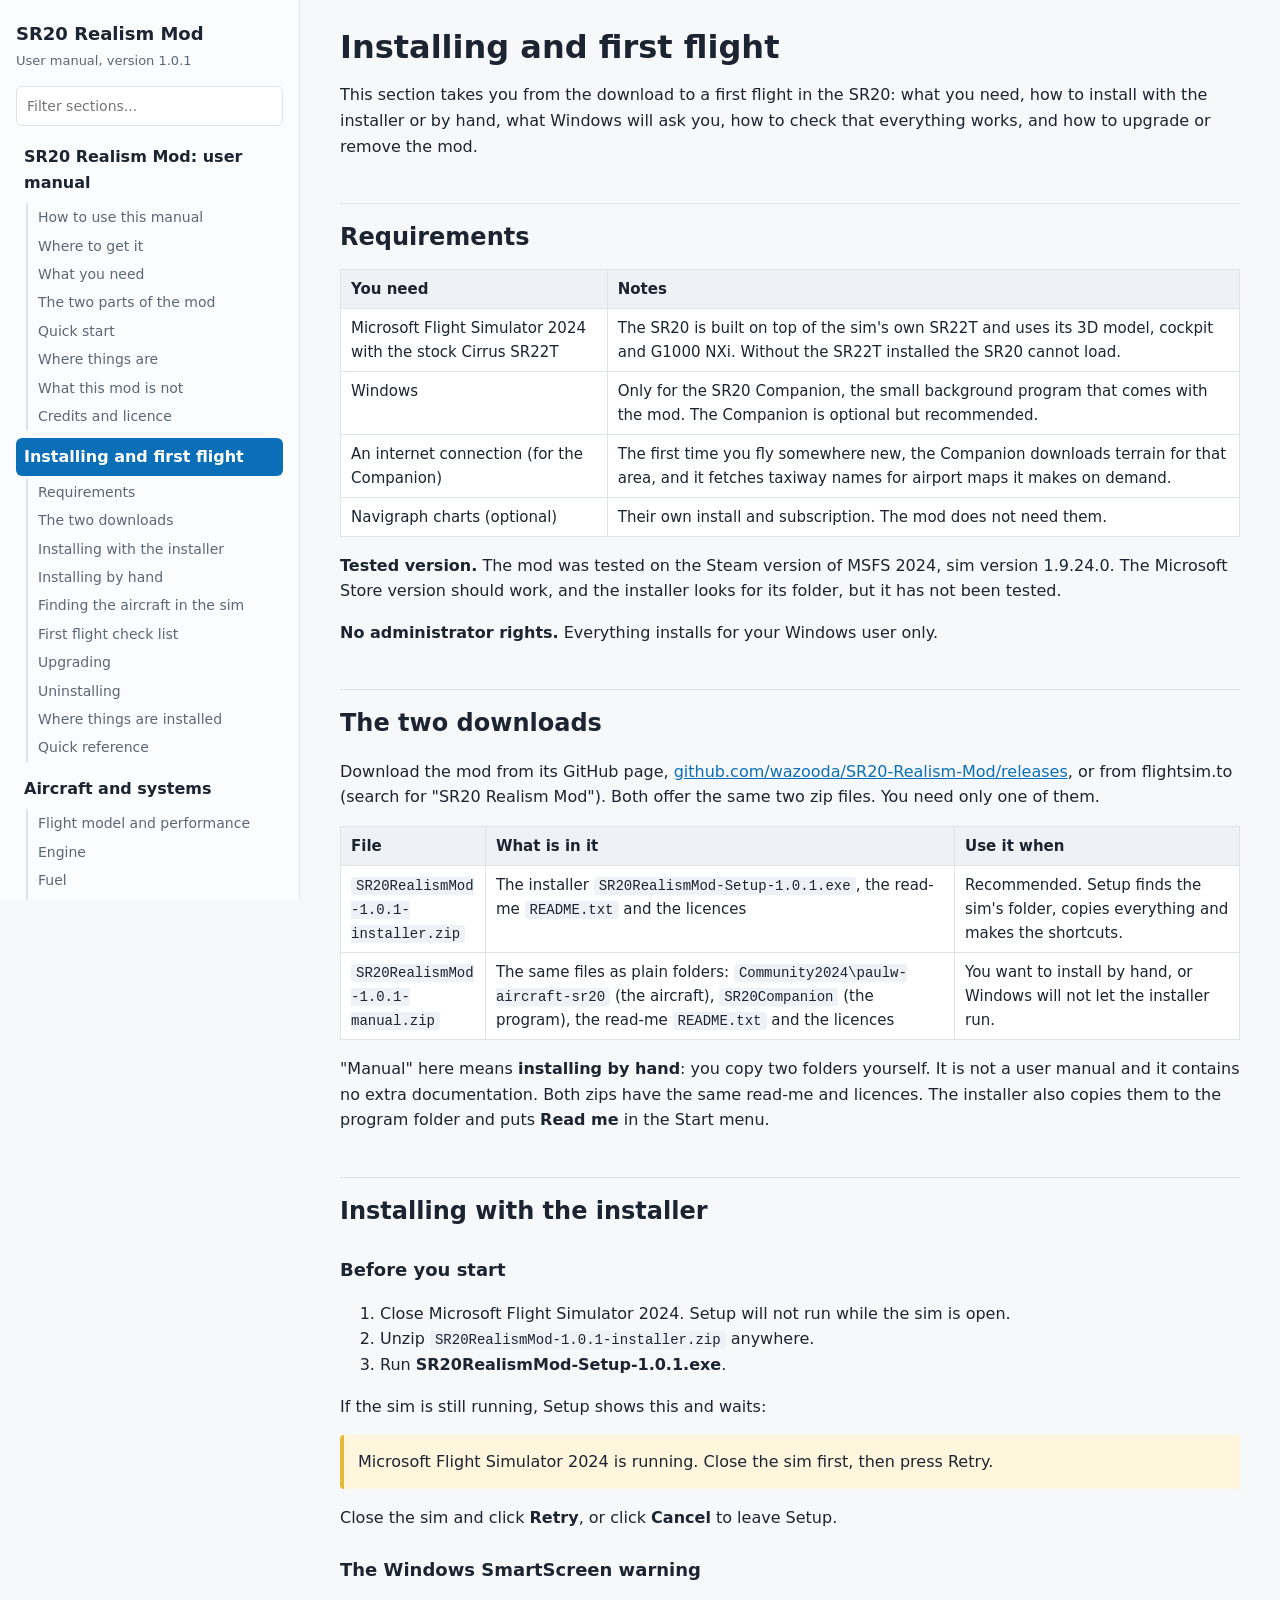
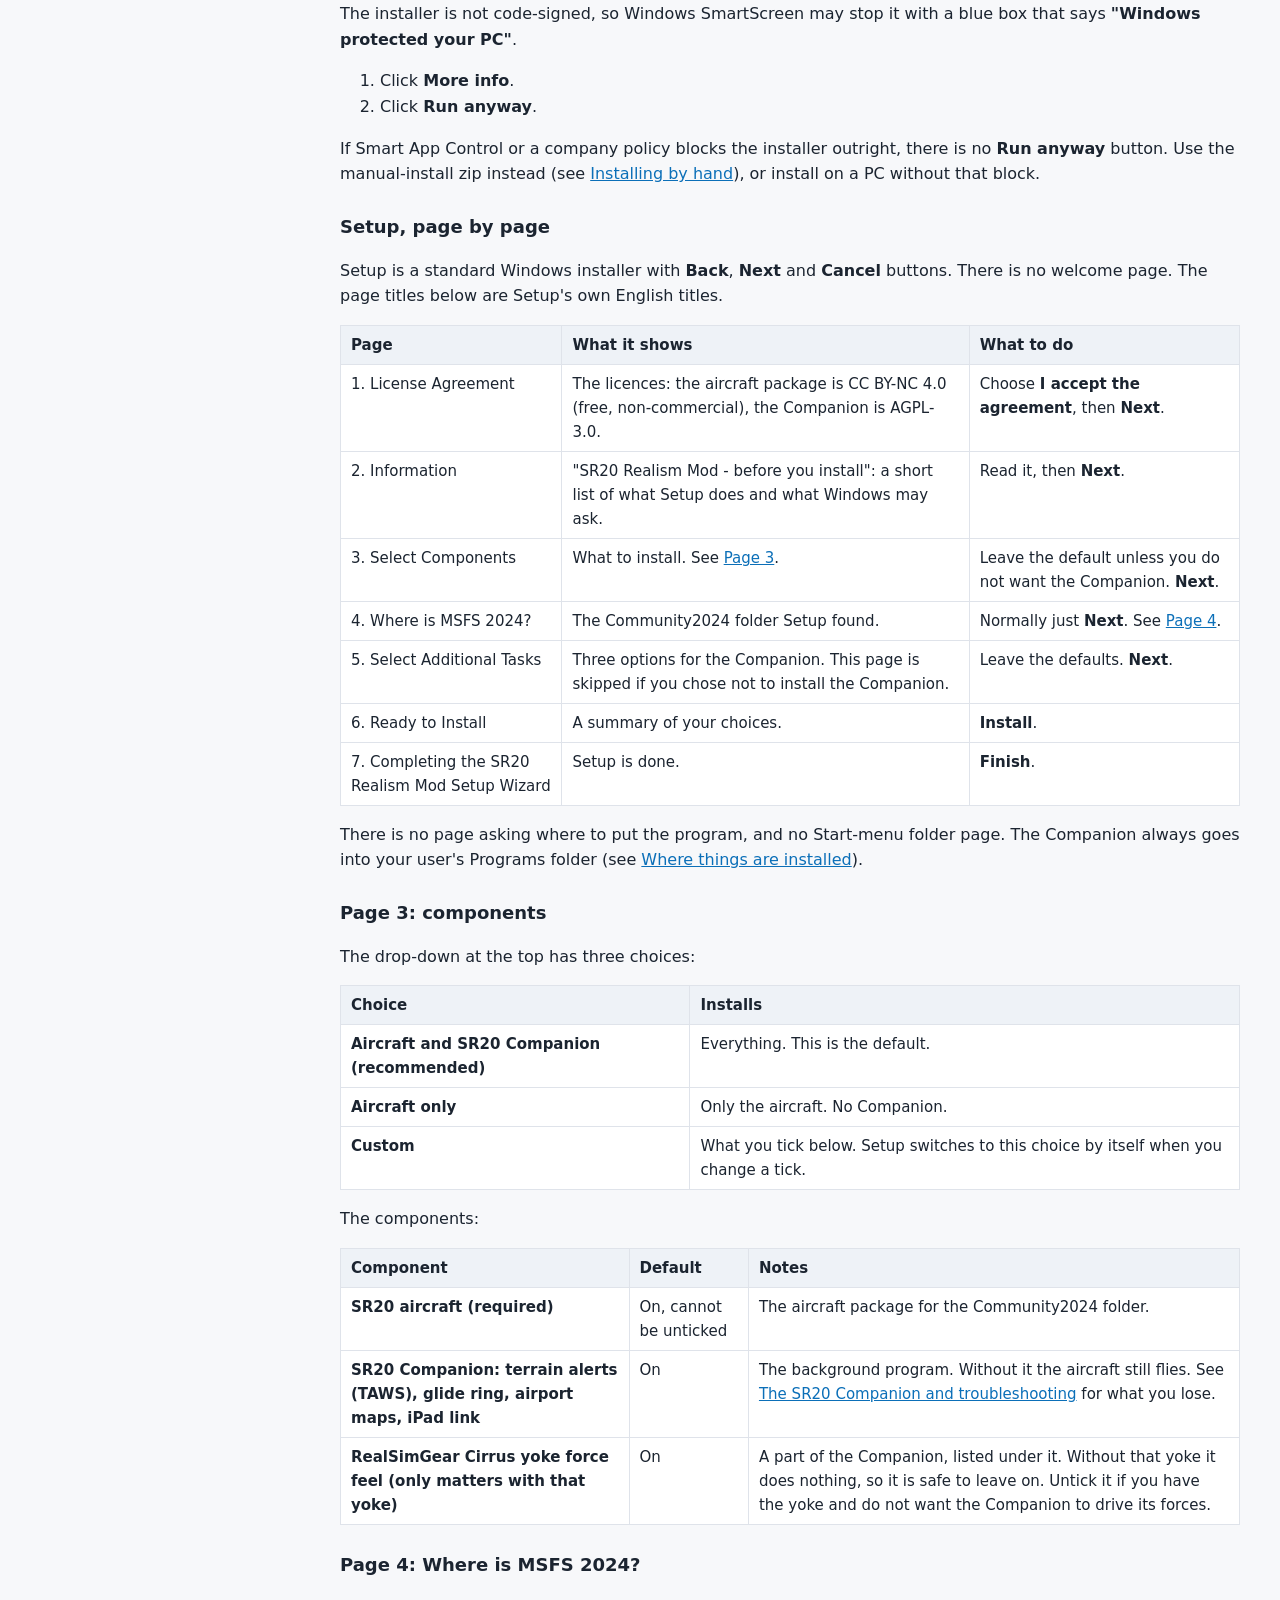
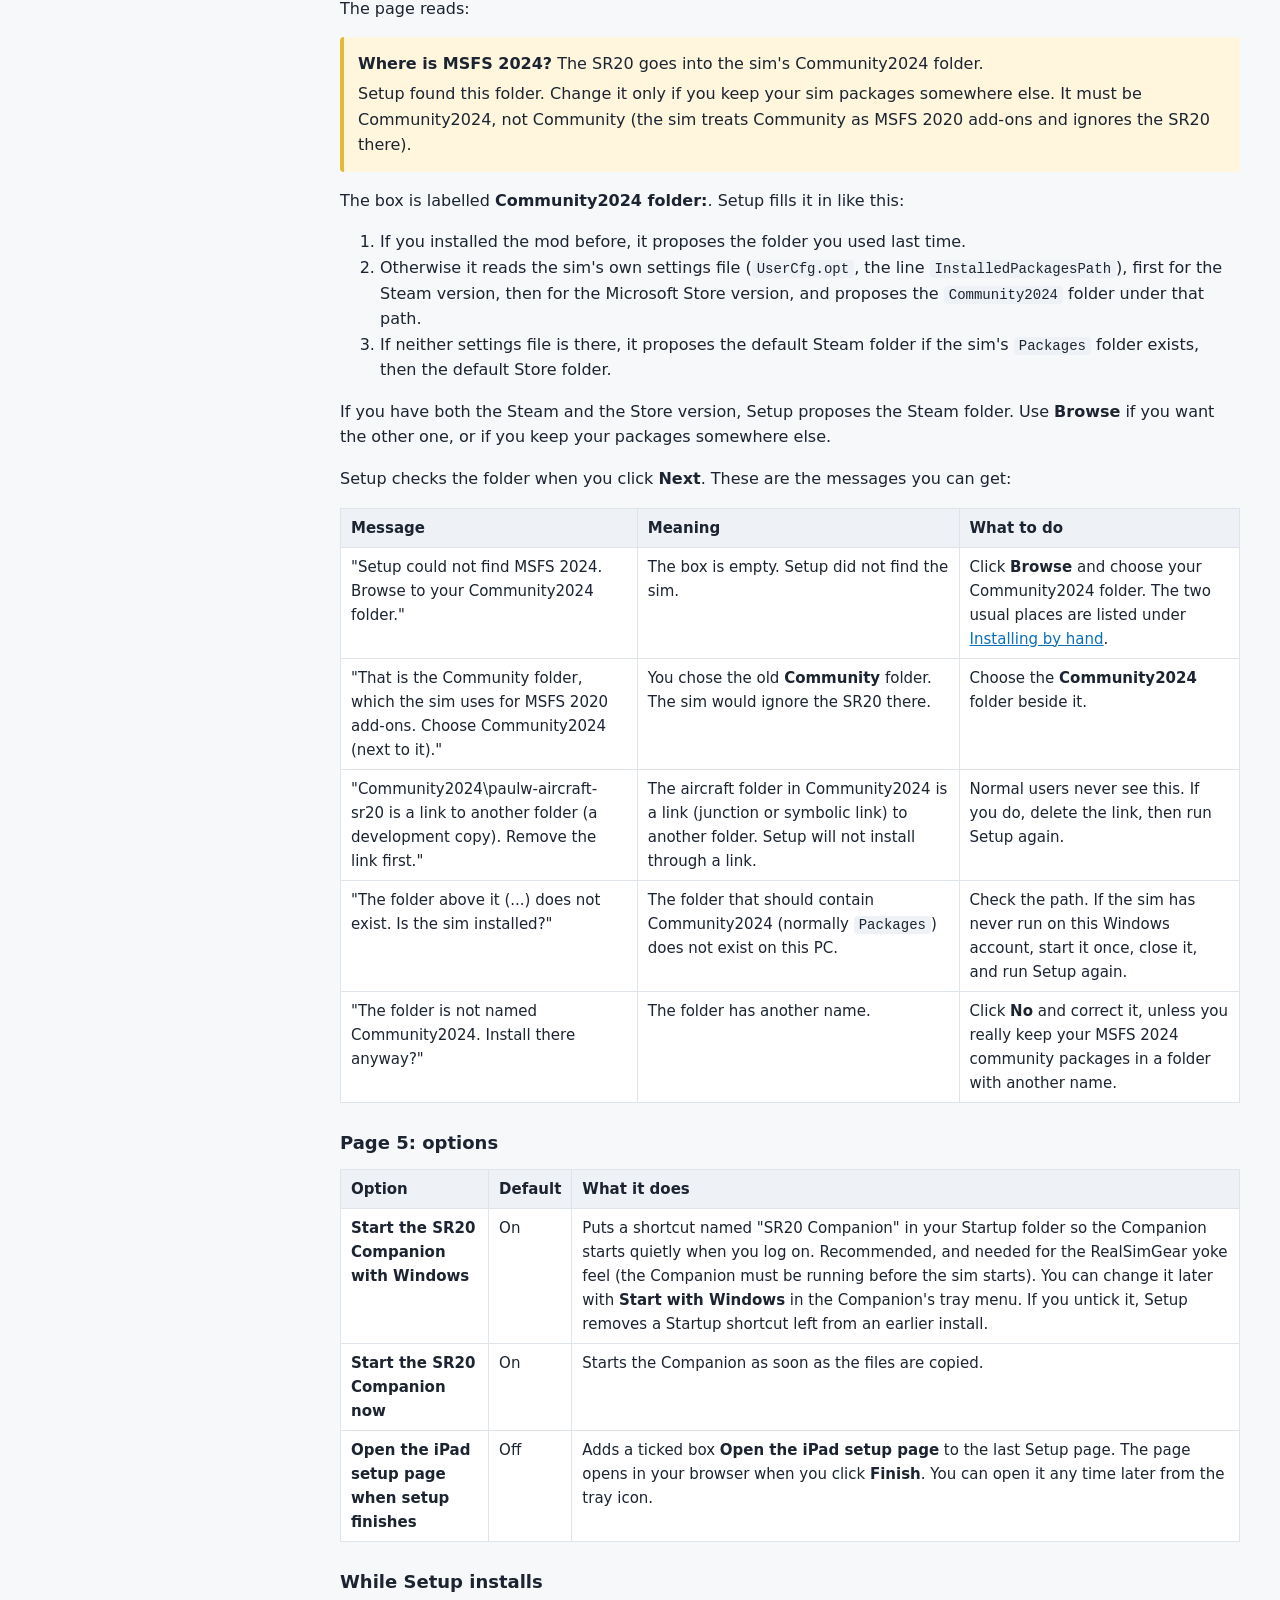
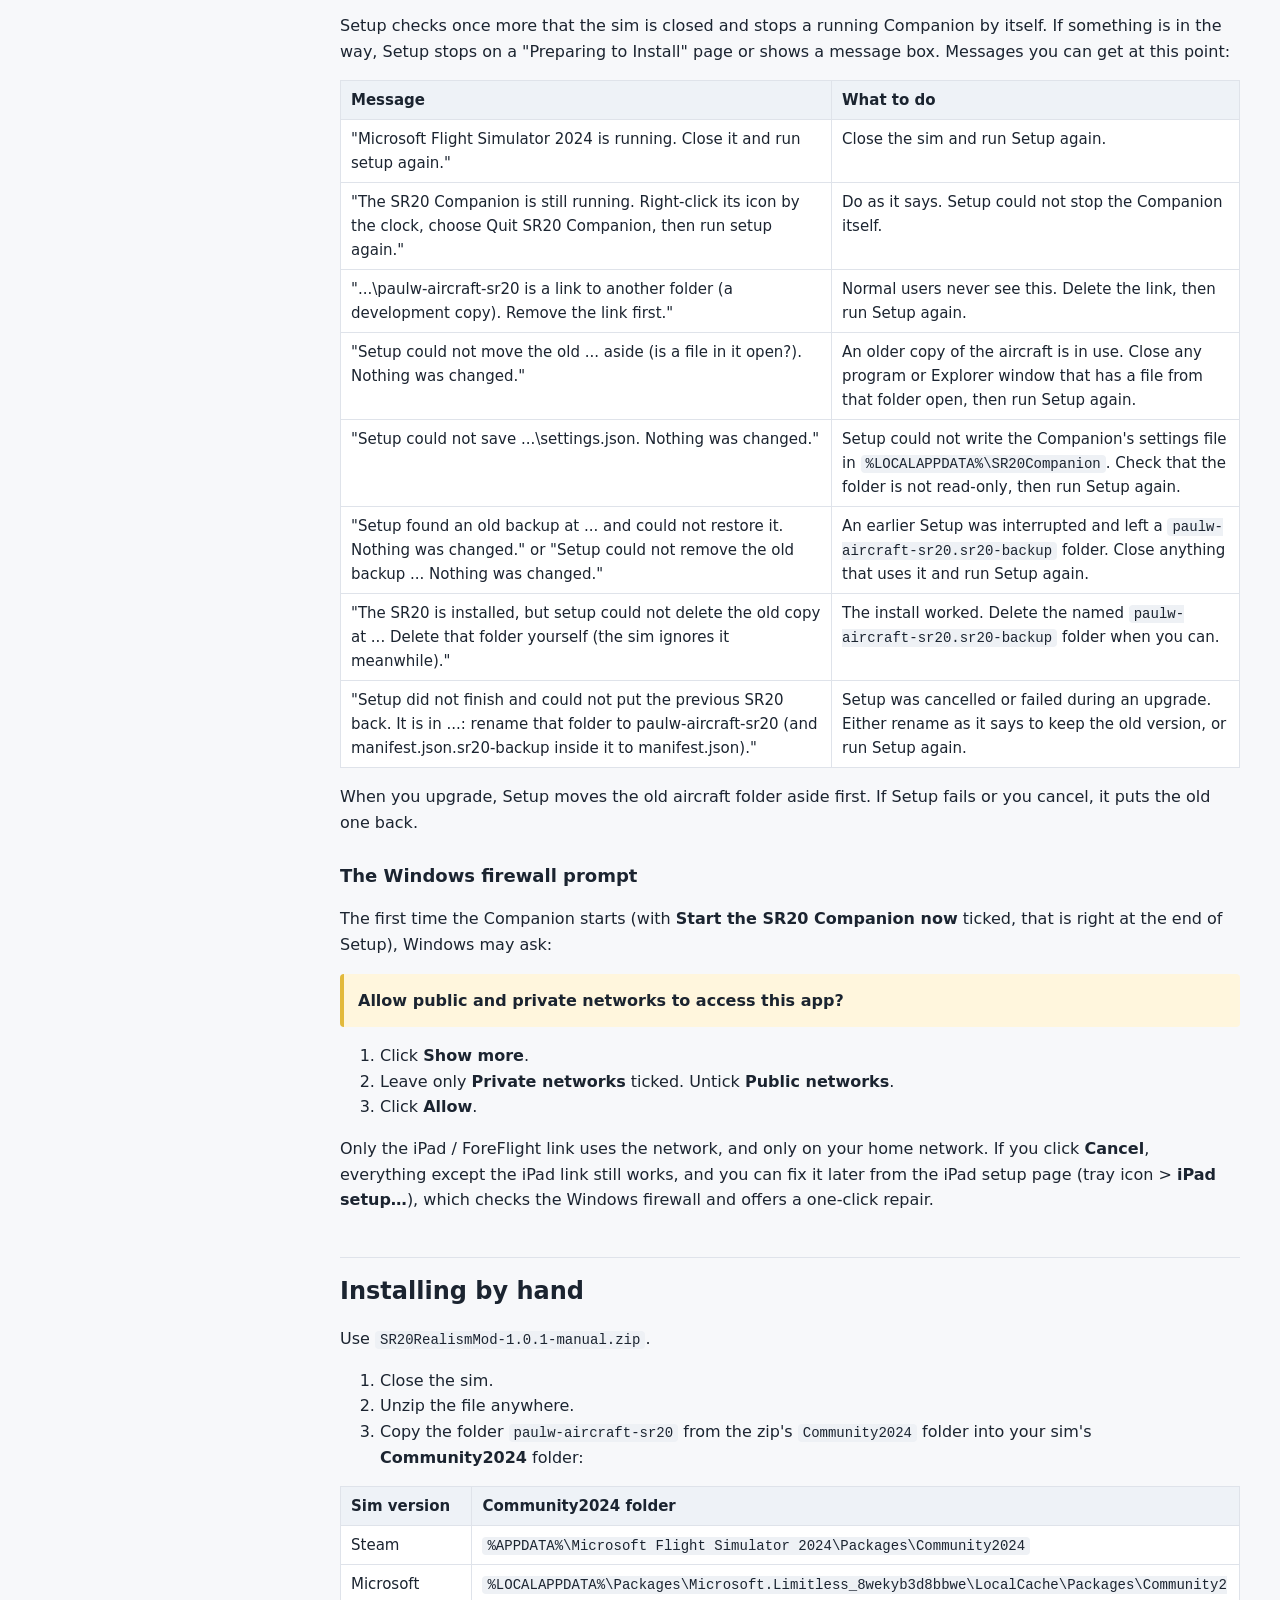
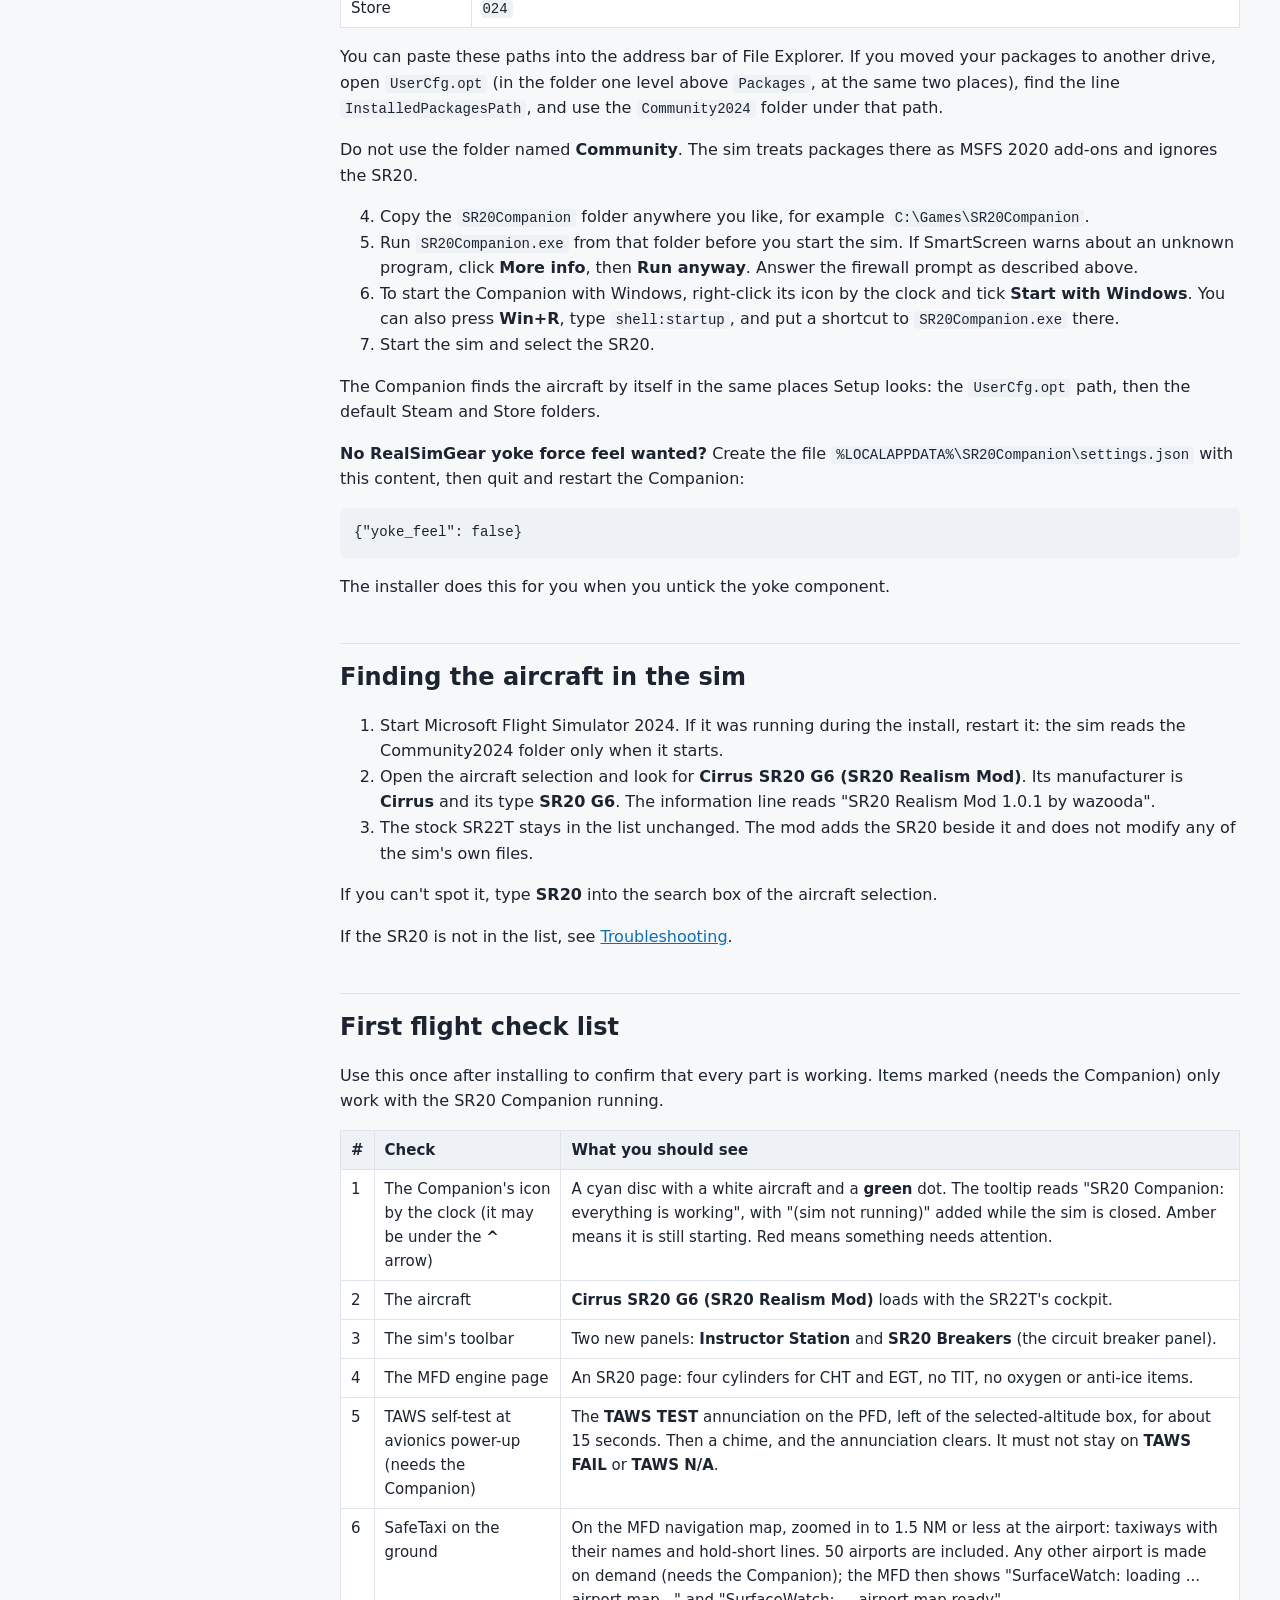
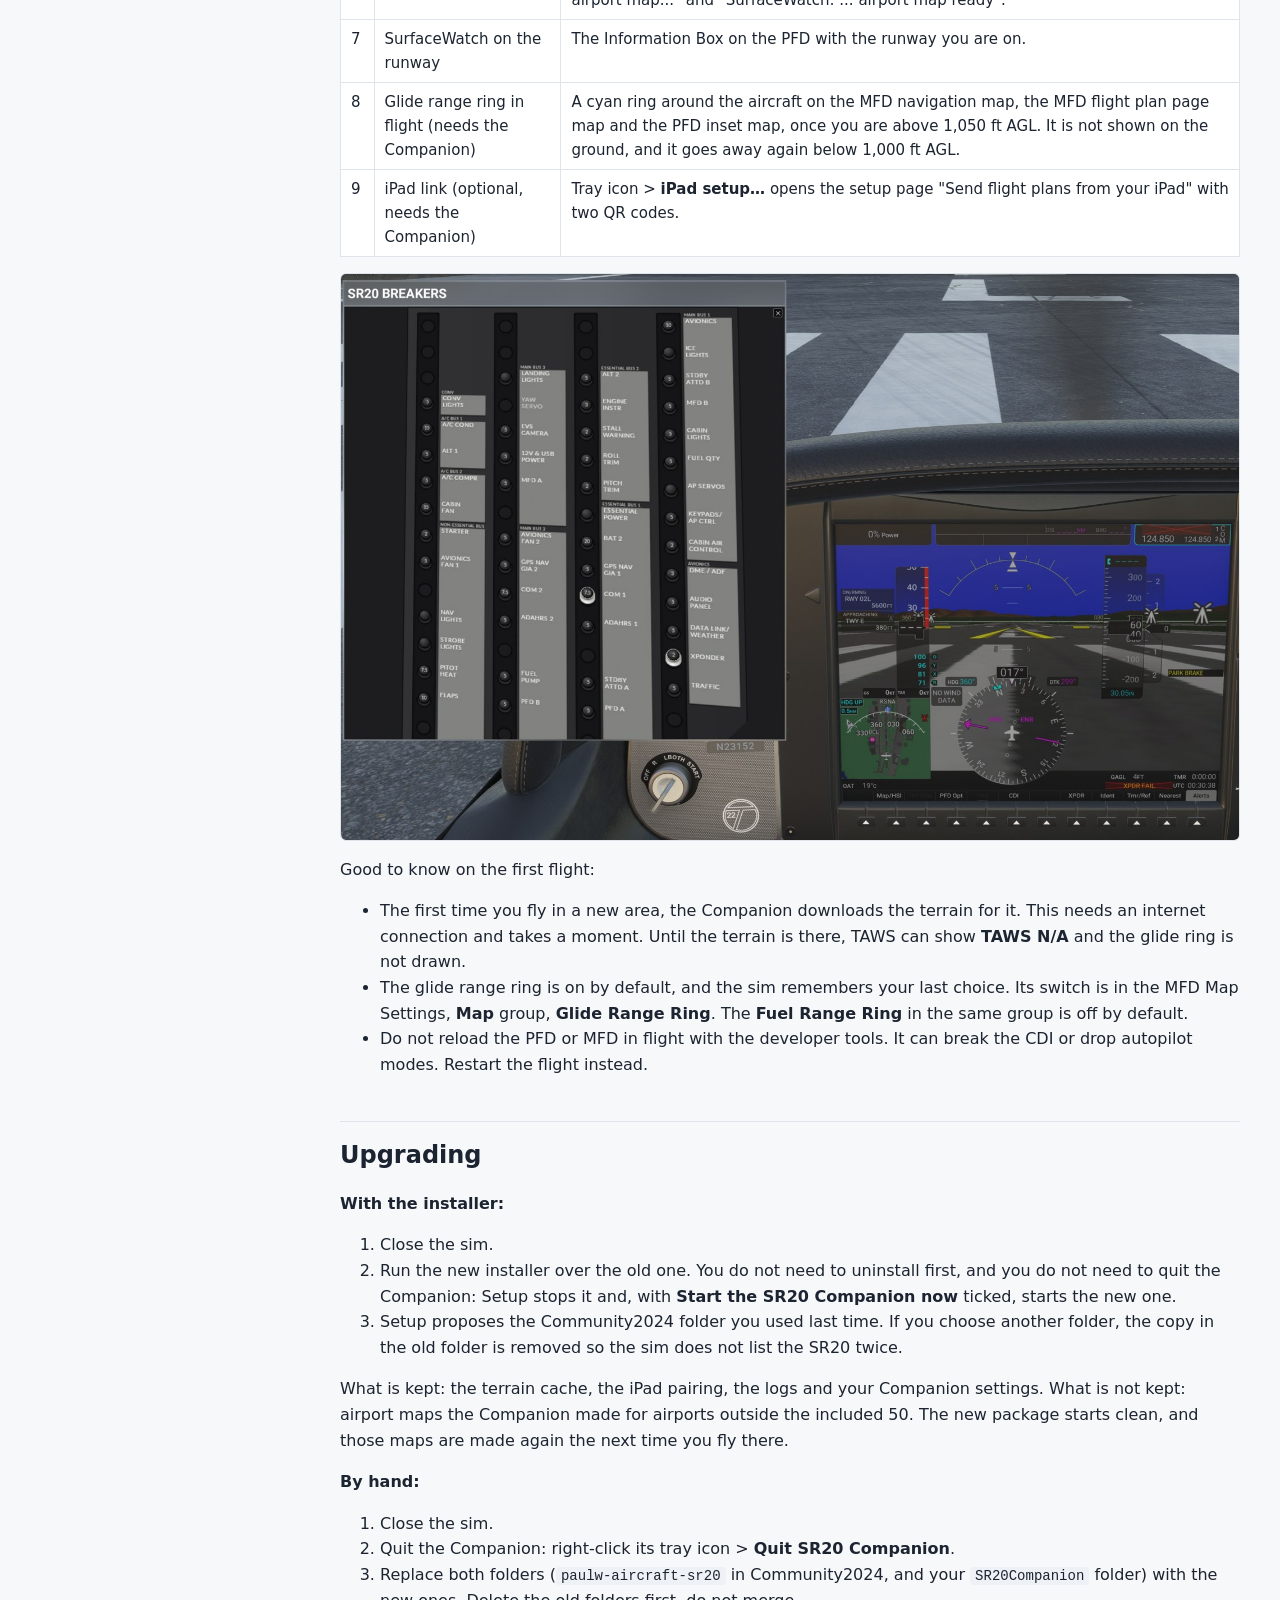
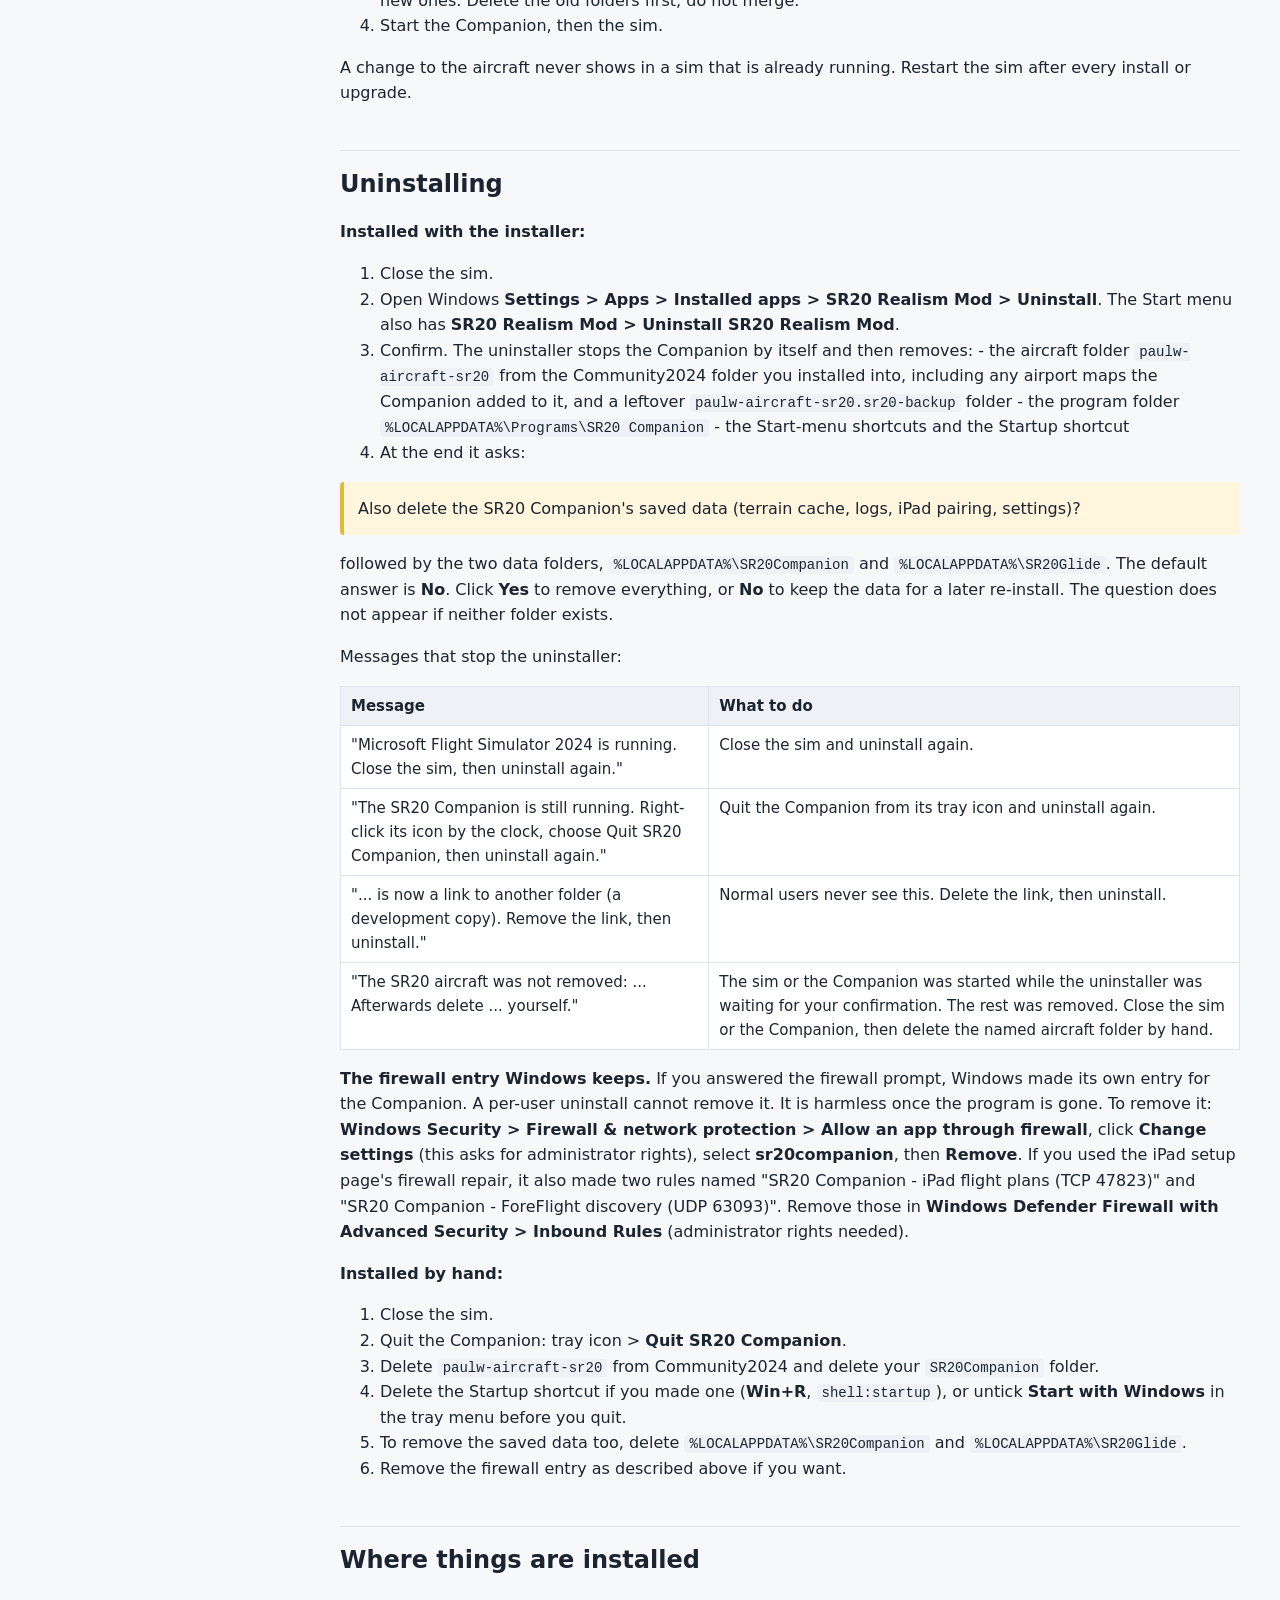
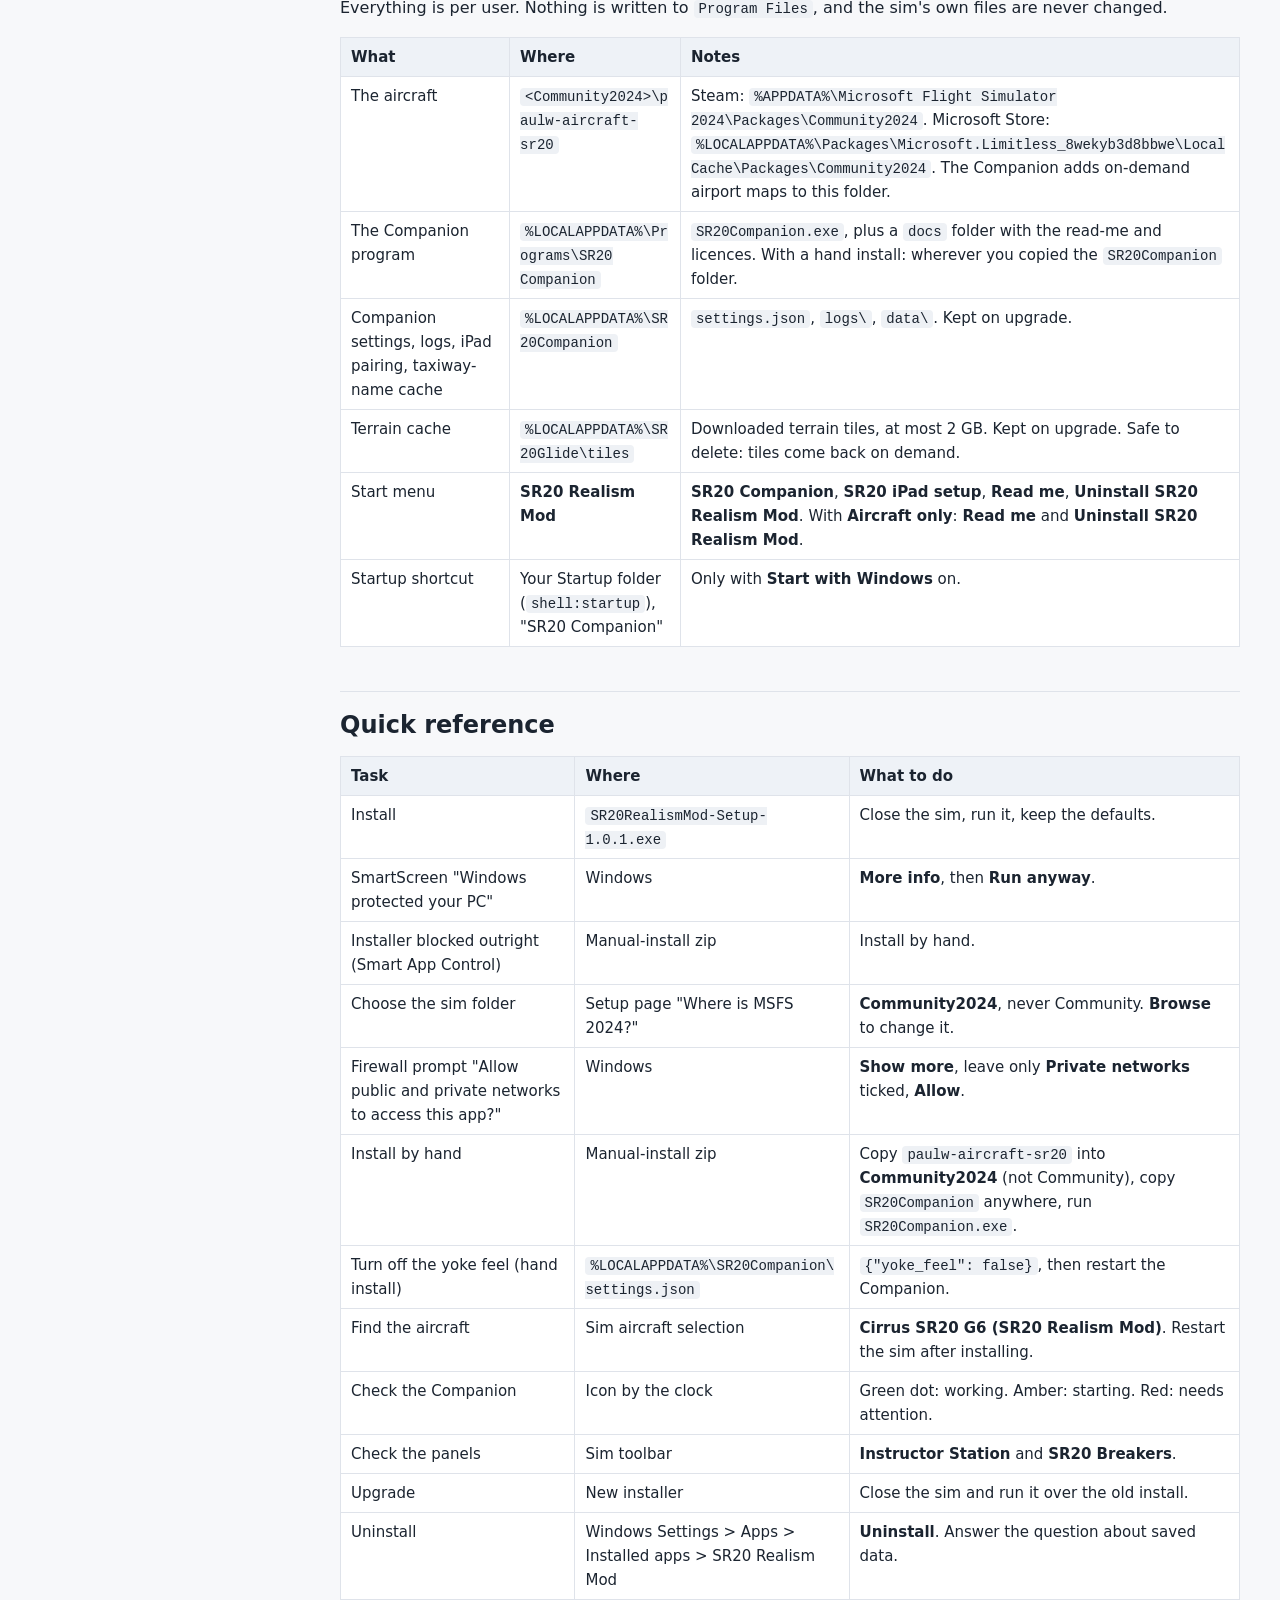
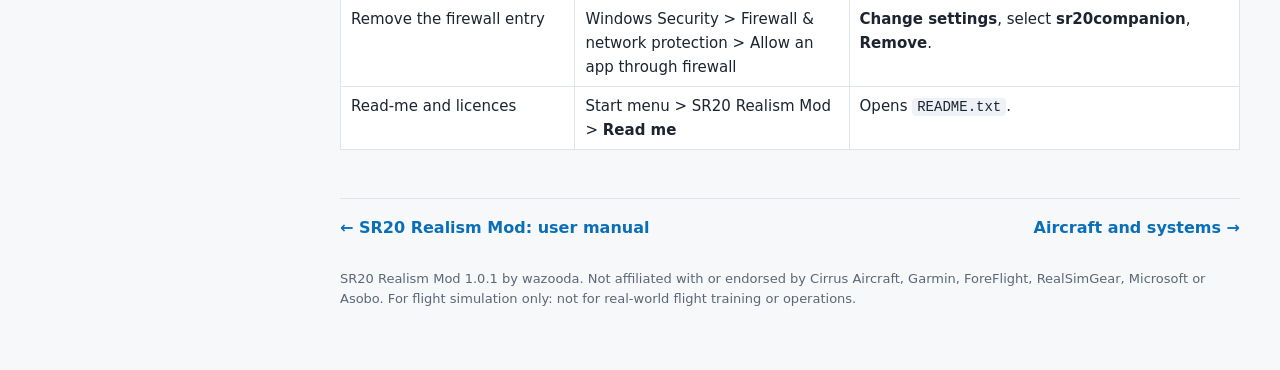
<file: docs/install.html>
<!doctype html>
<html lang="en"><head><meta charset="utf-8"><meta name="viewport" content="width=device-width,initial-scale=1">
<title>Installing and first flight - SR20 Realism Mod manual</title>
<meta name="description" content="Installing and first flight: user manual of the SR20 Realism Mod for Microsoft Flight Simulator 2024.">
<link rel="stylesheet" href="style.css"></head>
<body><div class="wrap">
<nav class="side"><p class="brand">SR20 Realism Mod</p><p class="ver">User manual, version 1.0.1</p>
<input id="q" type="search" placeholder="Filter sections..." aria-label="Filter sections">
<ul><li class="page"><a href="index.html">SR20 Realism Mod: user manual</a><ul class="secs"><li><a href="index.html#how-to-use-this-manual">How to use this manual</a></li><li><a href="index.html#where-to-get-it">Where to get it</a></li><li><a href="index.html#what-you-need">What you need</a></li><li><a href="index.html#the-two-parts-of-the-mod">The two parts of the mod</a></li><li><a href="index.html#quick-start">Quick start</a></li><li><a href="index.html#where-things-are">Where things are</a></li><li><a href="index.html#what-this-mod-is-not">What this mod is not</a></li><li><a href="index.html#credits-and-licence">Credits and licence</a></li></ul></li><li class="page cur"><a href="install.html">Installing and first flight</a><ul class="secs"><li><a href="install.html#requirements">Requirements</a></li><li><a href="install.html#the-two-downloads">The two downloads</a></li><li><a href="install.html#installing-with-the-installer">Installing with the installer</a></li><li><a href="install.html#installing-by-hand">Installing by hand</a></li><li><a href="install.html#finding-the-aircraft-in-the-sim">Finding the aircraft in the sim</a></li><li><a href="install.html#first-flight-check-list">First flight check list</a></li><li><a href="install.html#upgrading">Upgrading</a></li><li><a href="install.html#uninstalling">Uninstalling</a></li><li><a href="install.html#where-things-are-installed">Where things are installed</a></li><li><a href="install.html#quick-reference">Quick reference</a></li></ul></li><li class="page"><a href="aircraft-systems.html">Aircraft and systems</a><ul class="secs"><li><a href="aircraft-systems.html#flight-model-and-performance">Flight model and performance</a></li><li><a href="aircraft-systems.html#engine">Engine</a></li><li><a href="aircraft-systems.html#fuel">Fuel</a></li><li><a href="aircraft-systems.html#engine-and-system-displays">Engine and system displays</a></li><li><a href="aircraft-systems.html#cas-alerts-and-messages">CAS alerts and messages</a></li><li><a href="aircraft-systems.html#electrical-system">Electrical system</a></li><li><a href="aircraft-systems.html#circuit-breaker-panel">Circuit breaker panel</a></li><li><a href="aircraft-systems.html#equipment-removed-versus-the-sr22t">Equipment removed versus the SR22T</a></li><li><a href="aircraft-systems.html#checklists">Checklists</a></li><li><a href="aircraft-systems.html#quick-reference">Quick reference</a></li></ul></li><li class="page"><a href="safety-systems.html">Terrain, surface and protection systems</a><ul class="secs"><li><a href="safety-systems.html#taws-b-terrain-and-obstacle-alerting">TAWS-B terrain and obstacle alerting</a></li><li><a href="safety-systems.html#obstacles">Obstacles</a></li><li><a href="safety-systems.html#surfacewatch">SurfaceWatch</a></li><li><a href="safety-systems.html#safetaxi-airport-maps">SafeTaxi airport maps</a></li><li><a href="safety-systems.html#glide-range-ring-and-fuel-range-ring">Glide range ring and fuel range ring</a></li><li><a href="safety-systems.html#electronic-stability-and-protection-esp">Electronic Stability and Protection (ESP)</a></li><li><a href="safety-systems.html#gfc-700-speed-protection">GFC 700 speed protection</a></li><li><a href="safety-systems.html#voice-alerts">Voice alerts</a></li><li><a href="safety-systems.html#quick-reference">Quick reference</a></li></ul></li><li class="page"><a href="autopilot-fms.html">Autopilot, flight plan and connected devices</a><ul class="secs"><li><a href="autopilot-fms.html#autopilot-and-g1000-behaviour">Autopilot and G1000 behaviour</a></li><li><a href="autopilot-fms.html#autopilot-disconnect">Autopilot disconnect</a></li><li><a href="autopilot-fms.html#navigraph-charts">Navigraph charts</a></li><li><a href="autopilot-fms.html#ipad-and-foreflight-link">iPad and ForeFlight link</a></li><li><a href="autopilot-fms.html#realsimgear-cirrus-yoke-force-feel">RealSimGear Cirrus yoke force feel</a></li><li><a href="autopilot-fms.html#quick-reference">Quick reference</a></li></ul></li><li class="page"><a href="instructor-station.html">Instructor Station</a><ul class="secs"><li><a href="instructor-station.html#opening-the-panel">Opening the panel</a></li><li><a href="instructor-station.html#failures-tab">FAILURES tab</a></li><li><a href="instructor-station.html#approach-tab">APPROACH tab</a></li><li><a href="instructor-station.html#debrief-tab">DEBRIEF tab</a></li><li><a href="instructor-station.html#scores-tab">SCORES tab</a></li><li><a href="instructor-station.html#worked-example">Worked example</a></li><li><a href="instructor-station.html#quick-reference">Quick reference</a></li></ul></li><li class="page"><a href="companion-troubleshooting.html">The SR20 Companion and troubleshooting</a><ul class="secs"><li><a href="companion-troubleshooting.html#what-the-companion-is">What the Companion is</a></li><li><a href="companion-troubleshooting.html#the-tray-icon-needs-the-companion">The tray icon (needs the Companion)</a></li><li><a href="companion-troubleshooting.html#start-with-windows-needs-the-companion">Start with Windows (needs the Companion)</a></li><li><a href="companion-troubleshooting.html#what-the-companion-does-on-your-pc-and-network-needs-the-companion">What the Companion does on your PC and network (needs the Companion)</a></li><li><a href="companion-troubleshooting.html#troubleshooting">Troubleshooting</a></li><li><a href="companion-troubleshooting.html#known-limitations">Known limitations</a></li><li><a href="companion-troubleshooting.html#quick-reference">Quick reference</a></li></ul></li></ul></nav>
<main><h1>Installing and first flight</h1>
<p>This section takes you from the download to a first flight in the SR20: what you need, how to install with the installer or by hand, what Windows will ask you, how to check that everything works, and how to upgrade or remove the mod.</p>
<h2 id="requirements">Requirements</h2>
<div class="tw"><table>
<thead>
<tr>
<th>You need</th>
<th>Notes</th>
</tr>
</thead>
<tbody>
<tr>
<td>Microsoft Flight Simulator 2024 with the stock Cirrus SR22T</td>
<td>The SR20 is built on top of the sim's own SR22T and uses its 3D model, cockpit and G1000 NXi. Without the SR22T installed the SR20 cannot load.</td>
</tr>
<tr>
<td>Windows</td>
<td>Only for the SR20 Companion, the small background program that comes with the mod. The Companion is optional but recommended.</td>
</tr>
<tr>
<td>An internet connection (for the Companion)</td>
<td>The first time you fly somewhere new, the Companion downloads terrain for that area, and it fetches taxiway names for airport maps it makes on demand.</td>
</tr>
<tr>
<td>Navigraph charts (optional)</td>
<td>Their own install and subscription. The mod does not need them.</td>
</tr>
</tbody>
</table></div>
<p><strong>Tested version.</strong> The mod was tested on the Steam version of MSFS 2024, sim version 1.9.24.0. The Microsoft Store version should work, and the installer looks for its folder, but it has not been tested.</p>
<p><strong>No administrator rights.</strong> Everything installs for your Windows user only.</p>
<h2 id="the-two-downloads">The two downloads</h2>
<p>Download the mod from its GitHub page, <a href="https://github.com/wazooda/SR20-Realism-Mod/releases/latest">github.com/wazooda/SR20-Realism-Mod/releases</a>,
or from flightsim.to (search for "SR20 Realism Mod"). Both offer the same two zip files. You need only one of them.</p>
<div class="tw"><table>
<thead>
<tr>
<th>File</th>
<th>What is in it</th>
<th>Use it when</th>
</tr>
</thead>
<tbody>
<tr>
<td><code>SR20RealismMod-1.0.1-installer.zip</code></td>
<td>The installer <code>SR20RealismMod-Setup-1.0.1.exe</code>, the read-me <code>README.txt</code> and the licences</td>
<td>Recommended. Setup finds the sim's folder, copies everything and makes the shortcuts.</td>
</tr>
<tr>
<td><code>SR20RealismMod-1.0.1-manual.zip</code></td>
<td>The same files as plain folders: <code>Community2024\paulw-aircraft-sr20</code> (the aircraft), <code>SR20Companion</code> (the program), the read-me <code>README.txt</code> and the licences</td>
<td>You want to install by hand, or Windows will not let the installer run.</td>
</tr>
</tbody>
</table></div>
<p>"Manual" here means <strong>installing by hand</strong>: you copy two folders yourself. It is not a user manual and it contains no extra documentation. Both zips have the same read-me and licences. The installer also copies them to the program folder and puts <strong>Read me</strong> in the Start menu.</p>
<h2 id="installing-with-the-installer">Installing with the installer</h2>
<h3 id="before-you-start">Before you start</h3>
<ol>
<li>Close Microsoft Flight Simulator 2024. Setup will not run while the sim is open.</li>
<li>Unzip <code>SR20RealismMod-1.0.1-installer.zip</code> anywhere.</li>
<li>Run <strong>SR20RealismMod-Setup-1.0.1.exe</strong>.</li>
</ol>
<p>If the sim is still running, Setup shows this and waits:</p>
<blockquote>
<p>Microsoft Flight Simulator 2024 is running. Close the sim first, then press Retry.</p>
</blockquote>
<p>Close the sim and click <strong>Retry</strong>, or click <strong>Cancel</strong> to leave Setup.</p>
<h3 id="the-windows-smartscreen-warning">The Windows SmartScreen warning</h3>
<p>The installer is not code-signed, so Windows SmartScreen may stop it with a blue box that says <strong>"Windows protected your PC"</strong>.</p>
<ol>
<li>Click <strong>More info</strong>.</li>
<li>Click <strong>Run anyway</strong>.</li>
</ol>
<p>If Smart App Control or a company policy blocks the installer outright, there is no <strong>Run anyway</strong> button. Use the manual-install zip instead (see <a href="#installing-by-hand">Installing by hand</a>), or install on a PC without that block.</p>
<h3 id="setup-page-by-page">Setup, page by page</h3>
<p>Setup is a standard Windows installer with <strong>Back</strong>, <strong>Next</strong> and <strong>Cancel</strong> buttons. There is no welcome page. The page titles below are Setup's own English titles.</p>
<div class="tw"><table>
<thead>
<tr>
<th>Page</th>
<th>What it shows</th>
<th>What to do</th>
</tr>
</thead>
<tbody>
<tr>
<td>1. License Agreement</td>
<td>The licences: the aircraft package is CC BY-NC 4.0 (free, non-commercial), the Companion is AGPL-3.0.</td>
<td>Choose <strong>I accept the agreement</strong>, then <strong>Next</strong>.</td>
</tr>
<tr>
<td>2. Information</td>
<td>"SR20 Realism Mod - before you install": a short list of what Setup does and what Windows may ask.</td>
<td>Read it, then <strong>Next</strong>.</td>
</tr>
<tr>
<td>3. Select Components</td>
<td>What to install. See <a href="#page-3-components">Page 3</a>.</td>
<td>Leave the default unless you do not want the Companion. <strong>Next</strong>.</td>
</tr>
<tr>
<td>4. Where is MSFS 2024?</td>
<td>The Community2024 folder Setup found.</td>
<td>Normally just <strong>Next</strong>. See <a href="#page-4-where-is-msfs-2024">Page 4</a>.</td>
</tr>
<tr>
<td>5. Select Additional Tasks</td>
<td>Three options for the Companion. This page is skipped if you chose not to install the Companion.</td>
<td>Leave the defaults. <strong>Next</strong>.</td>
</tr>
<tr>
<td>6. Ready to Install</td>
<td>A summary of your choices.</td>
<td><strong>Install</strong>.</td>
</tr>
<tr>
<td>7. Completing the SR20 Realism Mod Setup Wizard</td>
<td>Setup is done.</td>
<td><strong>Finish</strong>.</td>
</tr>
</tbody>
</table></div>
<p>There is no page asking where to put the program, and no Start-menu folder page. The Companion always goes into your user's Programs folder (see <a href="#where-things-are-installed">Where things are installed</a>).</p>
<h3 id="page-3-components">Page 3: components</h3>
<p>The drop-down at the top has three choices:</p>
<div class="tw"><table>
<thead>
<tr>
<th>Choice</th>
<th>Installs</th>
</tr>
</thead>
<tbody>
<tr>
<td><strong>Aircraft and SR20 Companion (recommended)</strong></td>
<td>Everything. This is the default.</td>
</tr>
<tr>
<td><strong>Aircraft only</strong></td>
<td>Only the aircraft. No Companion.</td>
</tr>
<tr>
<td><strong>Custom</strong></td>
<td>What you tick below. Setup switches to this choice by itself when you change a tick.</td>
</tr>
</tbody>
</table></div>
<p>The components:</p>
<div class="tw"><table>
<thead>
<tr>
<th>Component</th>
<th>Default</th>
<th>Notes</th>
</tr>
</thead>
<tbody>
<tr>
<td><strong>SR20 aircraft (required)</strong></td>
<td>On, cannot be unticked</td>
<td>The aircraft package for the Community2024 folder.</td>
</tr>
<tr>
<td><strong>SR20 Companion: terrain alerts (TAWS), glide ring, airport maps, iPad link</strong></td>
<td>On</td>
<td>The background program. Without it the aircraft still flies. See <a href="companion-troubleshooting.html">The SR20 Companion and troubleshooting</a> for what you lose.</td>
</tr>
<tr>
<td><strong>RealSimGear Cirrus yoke force feel (only matters with that yoke)</strong></td>
<td>On</td>
<td>A part of the Companion, listed under it. Without that yoke it does nothing, so it is safe to leave on. Untick it if you have the yoke and do not want the Companion to drive its forces.</td>
</tr>
</tbody>
</table></div>
<h3 id="page-4-where-is-msfs-2024">Page 4: Where is MSFS 2024?</h3>
<p>The page reads:</p>
<blockquote>
<p><strong>Where is MSFS 2024?</strong>
The SR20 goes into the sim's Community2024 folder.</p>
<p>Setup found this folder. Change it only if you keep your sim packages somewhere else. It must be Community2024, not Community (the sim treats Community as MSFS 2020 add-ons and ignores the SR20 there).</p>
</blockquote>
<p>The box is labelled <strong>Community2024 folder:</strong>. Setup fills it in like this:</p>
<ol>
<li>If you installed the mod before, it proposes the folder you used last time.</li>
<li>Otherwise it reads the sim's own settings file (<code>UserCfg.opt</code>, the line <code>InstalledPackagesPath</code>), first for the Steam version, then for the Microsoft Store version, and proposes the <code>Community2024</code> folder under that path.</li>
<li>If neither settings file is there, it proposes the default Steam folder if the sim's <code>Packages</code> folder exists, then the default Store folder.</li>
</ol>
<p>If you have both the Steam and the Store version, Setup proposes the Steam folder. Use <strong>Browse</strong> if you want the other one, or if you keep your packages somewhere else.</p>
<p>Setup checks the folder when you click <strong>Next</strong>. These are the messages you can get:</p>
<div class="tw"><table>
<thead>
<tr>
<th>Message</th>
<th>Meaning</th>
<th>What to do</th>
</tr>
</thead>
<tbody>
<tr>
<td>"Setup could not find MSFS 2024. Browse to your Community2024 folder."</td>
<td>The box is empty. Setup did not find the sim.</td>
<td>Click <strong>Browse</strong> and choose your Community2024 folder. The two usual places are listed under <a href="#installing-by-hand">Installing by hand</a>.</td>
</tr>
<tr>
<td>"That is the Community folder, which the sim uses for MSFS 2020 add-ons. Choose Community2024 (next to it)."</td>
<td>You chose the old <strong>Community</strong> folder. The sim would ignore the SR20 there.</td>
<td>Choose the <strong>Community2024</strong> folder beside it.</td>
</tr>
<tr>
<td>"Community2024\paulw-aircraft-sr20 is a link to another folder (a development copy). Remove the link first."</td>
<td>The aircraft folder in Community2024 is a link (junction or symbolic link) to another folder. Setup will not install through a link.</td>
<td>Normal users never see this. If you do, delete the link, then run Setup again.</td>
</tr>
<tr>
<td>"The folder above it (...) does not exist. Is the sim installed?"</td>
<td>The folder that should contain Community2024 (normally <code>Packages</code>) does not exist on this PC.</td>
<td>Check the path. If the sim has never run on this Windows account, start it once, close it, and run Setup again.</td>
</tr>
<tr>
<td>"The folder is not named Community2024. Install there anyway?"</td>
<td>The folder has another name.</td>
<td>Click <strong>No</strong> and correct it, unless you really keep your MSFS 2024 community packages in a folder with another name.</td>
</tr>
</tbody>
</table></div>
<h3 id="page-5-options">Page 5: options</h3>
<div class="tw"><table>
<thead>
<tr>
<th>Option</th>
<th>Default</th>
<th>What it does</th>
</tr>
</thead>
<tbody>
<tr>
<td><strong>Start the SR20 Companion with Windows</strong></td>
<td>On</td>
<td>Puts a shortcut named "SR20 Companion" in your Startup folder so the Companion starts quietly when you log on. Recommended, and needed for the RealSimGear yoke feel (the Companion must be running before the sim starts). You can change it later with <strong>Start with Windows</strong> in the Companion's tray menu. If you untick it, Setup removes a Startup shortcut left from an earlier install.</td>
</tr>
<tr>
<td><strong>Start the SR20 Companion now</strong></td>
<td>On</td>
<td>Starts the Companion as soon as the files are copied.</td>
</tr>
<tr>
<td><strong>Open the iPad setup page when setup finishes</strong></td>
<td>Off</td>
<td>Adds a ticked box <strong>Open the iPad setup page</strong> to the last Setup page. The page opens in your browser when you click <strong>Finish</strong>. You can open it any time later from the tray icon.</td>
</tr>
</tbody>
</table></div>
<h3 id="while-setup-installs">While Setup installs</h3>
<p>Setup checks once more that the sim is closed and stops a running Companion by itself. If something is in the way, Setup stops on a "Preparing to Install" page or shows a message box. Messages you can get at this point:</p>
<div class="tw"><table>
<thead>
<tr>
<th>Message</th>
<th>What to do</th>
</tr>
</thead>
<tbody>
<tr>
<td>"Microsoft Flight Simulator 2024 is running. Close it and run setup again."</td>
<td>Close the sim and run Setup again.</td>
</tr>
<tr>
<td>"The SR20 Companion is still running. Right-click its icon by the clock, choose Quit SR20 Companion, then run setup again."</td>
<td>Do as it says. Setup could not stop the Companion itself.</td>
</tr>
<tr>
<td>"...\paulw-aircraft-sr20 is a link to another folder (a development copy). Remove the link first."</td>
<td>Normal users never see this. Delete the link, then run Setup again.</td>
</tr>
<tr>
<td>"Setup could not move the old ... aside (is a file in it open?). Nothing was changed."</td>
<td>An older copy of the aircraft is in use. Close any program or Explorer window that has a file from that folder open, then run Setup again.</td>
</tr>
<tr>
<td>"Setup could not save ...\settings.json. Nothing was changed."</td>
<td>Setup could not write the Companion's settings file in <code>%LOCALAPPDATA%\SR20Companion</code>. Check that the folder is not read-only, then run Setup again.</td>
</tr>
<tr>
<td>"Setup found an old backup at ... and could not restore it. Nothing was changed." or "Setup could not remove the old backup ... Nothing was changed."</td>
<td>An earlier Setup was interrupted and left a <code>paulw-aircraft-sr20.sr20-backup</code> folder. Close anything that uses it and run Setup again.</td>
</tr>
<tr>
<td>"The SR20 is installed, but setup could not delete the old copy at ... Delete that folder yourself (the sim ignores it meanwhile)."</td>
<td>The install worked. Delete the named <code>paulw-aircraft-sr20.sr20-backup</code> folder when you can.</td>
</tr>
<tr>
<td>"Setup did not finish and could not put the previous SR20 back. It is in ...: rename that folder to paulw-aircraft-sr20 (and manifest.json.sr20-backup inside it to manifest.json)."</td>
<td>Setup was cancelled or failed during an upgrade. Either rename as it says to keep the old version, or run Setup again.</td>
</tr>
</tbody>
</table></div>
<p>When you upgrade, Setup moves the old aircraft folder aside first. If Setup fails or you cancel, it puts the old one back.</p>
<h3 id="the-windows-firewall-prompt">The Windows firewall prompt</h3>
<p>The first time the Companion starts (with <strong>Start the SR20 Companion now</strong> ticked, that is right at the end of Setup), Windows may ask:</p>
<blockquote>
<p><strong>Allow public and private networks to access this app?</strong></p>
</blockquote>
<ol>
<li>Click <strong>Show more</strong>.</li>
<li>Leave only <strong>Private networks</strong> ticked. Untick <strong>Public networks</strong>.</li>
<li>Click <strong>Allow</strong>.</li>
</ol>
<p>Only the iPad / ForeFlight link uses the network, and only on your home network. If you click <strong>Cancel</strong>, everything except the iPad link still works, and you can fix it later from the iPad setup page (tray icon &gt; <strong>iPad setup…</strong>), which checks the Windows firewall and offers a one-click repair.</p>
<h2 id="installing-by-hand">Installing by hand</h2>
<p>Use <code>SR20RealismMod-1.0.1-manual.zip</code>.</p>
<ol>
<li>Close the sim.</li>
<li>Unzip the file anywhere.</li>
<li>Copy the folder <code>paulw-aircraft-sr20</code> from the zip's <code>Community2024</code> folder into your sim's <strong>Community2024</strong> folder:</li>
</ol>
<div class="tw"><table>
<thead>
<tr>
<th>Sim version</th>
<th>Community2024 folder</th>
</tr>
</thead>
<tbody>
<tr>
<td>Steam</td>
<td><code>%APPDATA%\Microsoft Flight Simulator 2024\Packages\Community2024</code></td>
</tr>
<tr>
<td>Microsoft Store</td>
<td><code>%LOCALAPPDATA%\Packages\Microsoft.Limitless_8wekyb3d8bbwe\LocalCache\Packages\Community2024</code></td>
</tr>
</tbody>
</table></div>
<p>You can paste these paths into the address bar of File Explorer. If you moved your packages to another drive, open <code>UserCfg.opt</code> (in the folder one level above <code>Packages</code>, at the same two places), find the line <code>InstalledPackagesPath</code>, and use the <code>Community2024</code> folder under that path.</p>
<p>Do not use the folder named <strong>Community</strong>. The sim treats packages there as MSFS 2020 add-ons and ignores the SR20.</p>
<ol start="4">
<li>Copy the <code>SR20Companion</code> folder anywhere you like, for example <code>C:\Games\SR20Companion</code>.</li>
<li>Run <code>SR20Companion.exe</code> from that folder before you start the sim. If SmartScreen warns about an unknown program, click <strong>More info</strong>, then <strong>Run anyway</strong>. Answer the firewall prompt as described above.</li>
<li>To start the Companion with Windows, right-click its icon by the clock and tick <strong>Start with Windows</strong>. You can also press <strong>Win+R</strong>, type <code>shell:startup</code>, and put a shortcut to <code>SR20Companion.exe</code> there.</li>
<li>Start the sim and select the SR20.</li>
</ol>
<p>The Companion finds the aircraft by itself in the same places Setup looks: the <code>UserCfg.opt</code> path, then the default Steam and Store folders.</p>
<p><strong>No RealSimGear yoke force feel wanted?</strong> Create the file <code>%LOCALAPPDATA%\SR20Companion\settings.json</code> with this content, then quit and restart the Companion:</p>
<pre><code>{&quot;yoke_feel&quot;: false}
</code></pre>
<p>The installer does this for you when you untick the yoke component.</p>
<h2 id="finding-the-aircraft-in-the-sim">Finding the aircraft in the sim</h2>
<ol>
<li>Start Microsoft Flight Simulator 2024. If it was running during the install, restart it: the sim reads the Community2024 folder only when it starts.</li>
<li>Open the aircraft selection and look for <strong>Cirrus SR20 G6 (SR20 Realism Mod)</strong>. Its manufacturer is <strong>Cirrus</strong> and its type <strong>SR20 G6</strong>. The information line reads "SR20 Realism Mod 1.0.1 by wazooda".</li>
<li>The stock SR22T stays in the list unchanged. The mod adds the SR20 beside it and does not modify any of the sim's own files.</li>
</ol>
<p>If you can't spot it, type <strong>SR20</strong> into the search box of the aircraft selection.</p>
<p>If the SR20 is not in the list, see <a href="companion-troubleshooting.html#troubleshooting">Troubleshooting</a>.</p>
<h2 id="first-flight-check-list">First flight check list</h2>
<p>Use this once after installing to confirm that every part is working. Items marked (needs the Companion) only work with the SR20 Companion running.</p>
<div class="tw"><table>
<thead>
<tr>
<th>#</th>
<th>Check</th>
<th>What you should see</th>
</tr>
</thead>
<tbody>
<tr>
<td>1</td>
<td>The Companion's icon by the clock (it may be under the <strong>^</strong> arrow)</td>
<td>A cyan disc with a white aircraft and a <strong>green</strong> dot. The tooltip reads "SR20 Companion: everything is working", with "(sim not running)" added while the sim is closed. Amber means it is still starting. Red means something needs attention.</td>
</tr>
<tr>
<td>2</td>
<td>The aircraft</td>
<td><strong>Cirrus SR20 G6 (SR20 Realism Mod)</strong> loads with the SR22T's cockpit.</td>
</tr>
<tr>
<td>3</td>
<td>The sim's toolbar</td>
<td>Two new panels: <strong>Instructor Station</strong> and <strong>SR20 Breakers</strong> (the circuit breaker panel).</td>
</tr>
<tr>
<td>4</td>
<td>The MFD engine page</td>
<td>An SR20 page: four cylinders for CHT and EGT, no TIT, no oxygen or anti-ice items.</td>
</tr>
<tr>
<td>5</td>
<td>TAWS self-test at avionics power-up (needs the Companion)</td>
<td>The <strong>TAWS TEST</strong> annunciation on the PFD, left of the selected-altitude box, for about 15 seconds. Then a chime, and the annunciation clears. It must not stay on <strong>TAWS FAIL</strong> or <strong>TAWS N/A</strong>.</td>
</tr>
<tr>
<td>6</td>
<td>SafeTaxi on the ground</td>
<td>On the MFD navigation map, zoomed in to 1.5 NM or less at the airport: taxiways with their names and hold-short lines. 50 airports are included. Any other airport is made on demand (needs the Companion); the MFD then shows "SurfaceWatch: loading ... airport map..." and "SurfaceWatch: ... airport map ready".</td>
</tr>
<tr>
<td>7</td>
<td>SurfaceWatch on the runway</td>
<td>The Information Box on the PFD with the runway you are on.</td>
</tr>
<tr>
<td>8</td>
<td>Glide range ring in flight (needs the Companion)</td>
<td>A cyan ring around the aircraft on the MFD navigation map, the MFD flight plan page map and the PFD inset map, once you are above 1,050 ft AGL. It is not shown on the ground, and it goes away again below 1,000 ft AGL.</td>
</tr>
<tr>
<td>9</td>
<td>iPad link (optional, needs the Companion)</td>
<td>Tray icon &gt; <strong>iPad setup…</strong> opens the setup page "Send flight plans from your iPad" with two QR codes.</td>
</tr>
</tbody>
</table></div>
<p><img loading="lazy" alt="The circuit breaker panel beside the PFD" src="img/breakers.jpg" /></p>
<p>Good to know on the first flight:</p>
<ul>
<li>The first time you fly in a new area, the Companion downloads the terrain for it. This needs an internet connection and takes a moment. Until the terrain is there, TAWS can show <strong>TAWS N/A</strong> and the glide ring is not drawn.</li>
<li>The glide range ring is on by default, and the sim remembers your last choice. Its switch is in the MFD Map Settings, <strong>Map</strong> group, <strong>Glide Range Ring</strong>. The <strong>Fuel Range Ring</strong> in the same group is off by default.</li>
<li>Do not reload the PFD or MFD in flight with the developer tools. It can break the CDI or drop autopilot modes. Restart the flight instead.</li>
</ul>
<h2 id="upgrading">Upgrading</h2>
<p><strong>With the installer:</strong></p>
<ol>
<li>Close the sim.</li>
<li>Run the new installer over the old one. You do not need to uninstall first, and you do not need to quit the Companion: Setup stops it and, with <strong>Start the SR20 Companion now</strong> ticked, starts the new one.</li>
<li>Setup proposes the Community2024 folder you used last time. If you choose another folder, the copy in the old folder is removed so the sim does not list the SR20 twice.</li>
</ol>
<p>What is kept: the terrain cache, the iPad pairing, the logs and your Companion settings. What is not kept: airport maps the Companion made for airports outside the included 50. The new package starts clean, and those maps are made again the next time you fly there.</p>
<p><strong>By hand:</strong></p>
<ol>
<li>Close the sim.</li>
<li>Quit the Companion: right-click its tray icon &gt; <strong>Quit SR20 Companion</strong>.</li>
<li>Replace both folders (<code>paulw-aircraft-sr20</code> in Community2024, and your <code>SR20Companion</code> folder) with the new ones. Delete the old folders first, do not merge.</li>
<li>Start the Companion, then the sim.</li>
</ol>
<p>A change to the aircraft never shows in a sim that is already running. Restart the sim after every install or upgrade.</p>
<h2 id="uninstalling">Uninstalling</h2>
<p><strong>Installed with the installer:</strong></p>
<ol>
<li>Close the sim.</li>
<li>Open Windows <strong>Settings &gt; Apps &gt; Installed apps &gt; SR20 Realism Mod &gt; Uninstall</strong>. The Start menu also has <strong>SR20 Realism Mod &gt; Uninstall SR20 Realism Mod</strong>.</li>
<li>Confirm. The uninstaller stops the Companion by itself and then removes:
   - the aircraft folder <code>paulw-aircraft-sr20</code> from the Community2024 folder you installed into, including any airport maps the Companion added to it, and a leftover <code>paulw-aircraft-sr20.sr20-backup</code> folder
   - the program folder <code>%LOCALAPPDATA%\Programs\SR20 Companion</code>
   - the Start-menu shortcuts and the Startup shortcut</li>
<li>At the end it asks:</li>
</ol>
<blockquote>
<p>Also delete the SR20 Companion's saved data (terrain cache, logs, iPad pairing, settings)?</p>
</blockquote>
<p>followed by the two data folders, <code>%LOCALAPPDATA%\SR20Companion</code> and <code>%LOCALAPPDATA%\SR20Glide</code>. The default answer is <strong>No</strong>. Click <strong>Yes</strong> to remove everything, or <strong>No</strong> to keep the data for a later re-install. The question does not appear if neither folder exists.</p>
<p>Messages that stop the uninstaller:</p>
<div class="tw"><table>
<thead>
<tr>
<th>Message</th>
<th>What to do</th>
</tr>
</thead>
<tbody>
<tr>
<td>"Microsoft Flight Simulator 2024 is running. Close the sim, then uninstall again."</td>
<td>Close the sim and uninstall again.</td>
</tr>
<tr>
<td>"The SR20 Companion is still running. Right-click its icon by the clock, choose Quit SR20 Companion, then uninstall again."</td>
<td>Quit the Companion from its tray icon and uninstall again.</td>
</tr>
<tr>
<td>"... is now a link to another folder (a development copy). Remove the link, then uninstall."</td>
<td>Normal users never see this. Delete the link, then uninstall.</td>
</tr>
<tr>
<td>"The SR20 aircraft was not removed: ... Afterwards delete ... yourself."</td>
<td>The sim or the Companion was started while the uninstaller was waiting for your confirmation. The rest was removed. Close the sim or the Companion, then delete the named aircraft folder by hand.</td>
</tr>
</tbody>
</table></div>
<p><strong>The firewall entry Windows keeps.</strong> If you answered the firewall prompt, Windows made its own entry for the Companion. A per-user uninstall cannot remove it. It is harmless once the program is gone. To remove it: <strong>Windows Security &gt; Firewall &amp; network protection &gt; Allow an app through firewall</strong>, click <strong>Change settings</strong> (this asks for administrator rights), select <strong>sr20companion</strong>, then <strong>Remove</strong>. If you used the iPad setup page's firewall repair, it also made two rules named "SR20 Companion - iPad flight plans (TCP 47823)" and "SR20 Companion - ForeFlight discovery (UDP 63093)". Remove those in <strong>Windows Defender Firewall with Advanced Security &gt; Inbound Rules</strong> (administrator rights needed).</p>
<p><strong>Installed by hand:</strong></p>
<ol>
<li>Close the sim.</li>
<li>Quit the Companion: tray icon &gt; <strong>Quit SR20 Companion</strong>.</li>
<li>Delete <code>paulw-aircraft-sr20</code> from Community2024 and delete your <code>SR20Companion</code> folder.</li>
<li>Delete the Startup shortcut if you made one (<strong>Win+R</strong>, <code>shell:startup</code>), or untick <strong>Start with Windows</strong> in the tray menu before you quit.</li>
<li>To remove the saved data too, delete <code>%LOCALAPPDATA%\SR20Companion</code> and <code>%LOCALAPPDATA%\SR20Glide</code>.</li>
<li>Remove the firewall entry as described above if you want.</li>
</ol>
<h2 id="where-things-are-installed">Where things are installed</h2>
<p>Everything is per user. Nothing is written to <code>Program Files</code>, and the sim's own files are never changed.</p>
<div class="tw"><table>
<thead>
<tr>
<th>What</th>
<th>Where</th>
<th>Notes</th>
</tr>
</thead>
<tbody>
<tr>
<td>The aircraft</td>
<td><code>&lt;Community2024&gt;\paulw-aircraft-sr20</code></td>
<td>Steam: <code>%APPDATA%\Microsoft Flight Simulator 2024\Packages\Community2024</code>. Microsoft Store: <code>%LOCALAPPDATA%\Packages\Microsoft.Limitless_8wekyb3d8bbwe\LocalCache\Packages\Community2024</code>. The Companion adds on-demand airport maps to this folder.</td>
</tr>
<tr>
<td>The Companion program</td>
<td><code>%LOCALAPPDATA%\Programs\SR20 Companion</code></td>
<td><code>SR20Companion.exe</code>, plus a <code>docs</code> folder with the read-me and licences. With a hand install: wherever you copied the <code>SR20Companion</code> folder.</td>
</tr>
<tr>
<td>Companion settings, logs, iPad pairing, taxiway-name cache</td>
<td><code>%LOCALAPPDATA%\SR20Companion</code></td>
<td><code>settings.json</code>, <code>logs\</code>, <code>data\</code>. Kept on upgrade.</td>
</tr>
<tr>
<td>Terrain cache</td>
<td><code>%LOCALAPPDATA%\SR20Glide\tiles</code></td>
<td>Downloaded terrain tiles, at most 2 GB. Kept on upgrade. Safe to delete: tiles come back on demand.</td>
</tr>
<tr>
<td>Start menu</td>
<td><strong>SR20 Realism Mod</strong></td>
<td><strong>SR20 Companion</strong>, <strong>SR20 iPad setup</strong>, <strong>Read me</strong>, <strong>Uninstall SR20 Realism Mod</strong>. With <strong>Aircraft only</strong>: <strong>Read me</strong> and <strong>Uninstall SR20 Realism Mod</strong>.</td>
</tr>
<tr>
<td>Startup shortcut</td>
<td>Your Startup folder (<code>shell:startup</code>), "SR20 Companion"</td>
<td>Only with <strong>Start with Windows</strong> on.</td>
</tr>
</tbody>
</table></div>
<h2 id="quick-reference">Quick reference</h2>
<div class="tw"><table>
<thead>
<tr>
<th>Task</th>
<th>Where</th>
<th>What to do</th>
</tr>
</thead>
<tbody>
<tr>
<td>Install</td>
<td><code>SR20RealismMod-Setup-1.0.1.exe</code></td>
<td>Close the sim, run it, keep the defaults.</td>
</tr>
<tr>
<td>SmartScreen "Windows protected your PC"</td>
<td>Windows</td>
<td><strong>More info</strong>, then <strong>Run anyway</strong>.</td>
</tr>
<tr>
<td>Installer blocked outright (Smart App Control)</td>
<td>Manual-install zip</td>
<td>Install by hand.</td>
</tr>
<tr>
<td>Choose the sim folder</td>
<td>Setup page "Where is MSFS 2024?"</td>
<td><strong>Community2024</strong>, never Community. <strong>Browse</strong> to change it.</td>
</tr>
<tr>
<td>Firewall prompt "Allow public and private networks to access this app?"</td>
<td>Windows</td>
<td><strong>Show more</strong>, leave only <strong>Private networks</strong> ticked, <strong>Allow</strong>.</td>
</tr>
<tr>
<td>Install by hand</td>
<td>Manual-install zip</td>
<td>Copy <code>paulw-aircraft-sr20</code> into <strong>Community2024</strong> (not Community), copy <code>SR20Companion</code> anywhere, run <code>SR20Companion.exe</code>.</td>
</tr>
<tr>
<td>Turn off the yoke feel (hand install)</td>
<td><code>%LOCALAPPDATA%\SR20Companion\settings.json</code></td>
<td><code>{"yoke_feel": false}</code>, then restart the Companion.</td>
</tr>
<tr>
<td>Find the aircraft</td>
<td>Sim aircraft selection</td>
<td><strong>Cirrus SR20 G6 (SR20 Realism Mod)</strong>. Restart the sim after installing.</td>
</tr>
<tr>
<td>Check the Companion</td>
<td>Icon by the clock</td>
<td>Green dot: working. Amber: starting. Red: needs attention.</td>
</tr>
<tr>
<td>Check the panels</td>
<td>Sim toolbar</td>
<td><strong>Instructor Station</strong> and <strong>SR20 Breakers</strong>.</td>
</tr>
<tr>
<td>Upgrade</td>
<td>New installer</td>
<td>Close the sim and run it over the old install.</td>
</tr>
<tr>
<td>Uninstall</td>
<td>Windows Settings &gt; Apps &gt; Installed apps &gt; SR20 Realism Mod</td>
<td><strong>Uninstall</strong>. Answer the question about saved data.</td>
</tr>
<tr>
<td>Remove the firewall entry</td>
<td>Windows Security &gt; Firewall &amp; network protection &gt; Allow an app through firewall</td>
<td><strong>Change settings</strong>, select <strong>sr20companion</strong>, <strong>Remove</strong>.</td>
</tr>
<tr>
<td>Read-me and licences</td>
<td>Start menu &gt; SR20 Realism Mod &gt; <strong>Read me</strong></td>
<td>Opens <code>README.txt</code>.</td>
</tr>
</tbody>
</table></div>
<div class="pager"><span><a href="index.html">&larr; SR20 Realism Mod: user manual</a></span><span><a href="aircraft-systems.html">Aircraft and systems &rarr;</a></span></div>
<footer>SR20 Realism Mod 1.0.1 by wazooda. Not affiliated with or endorsed by Cirrus Aircraft, Garmin, ForeFlight,
RealSimGear, Microsoft or Asobo. For flight simulation only: not for real-world flight training or operations.</footer>
</main></div><script src="nav.js"></script></body></html>
</file>
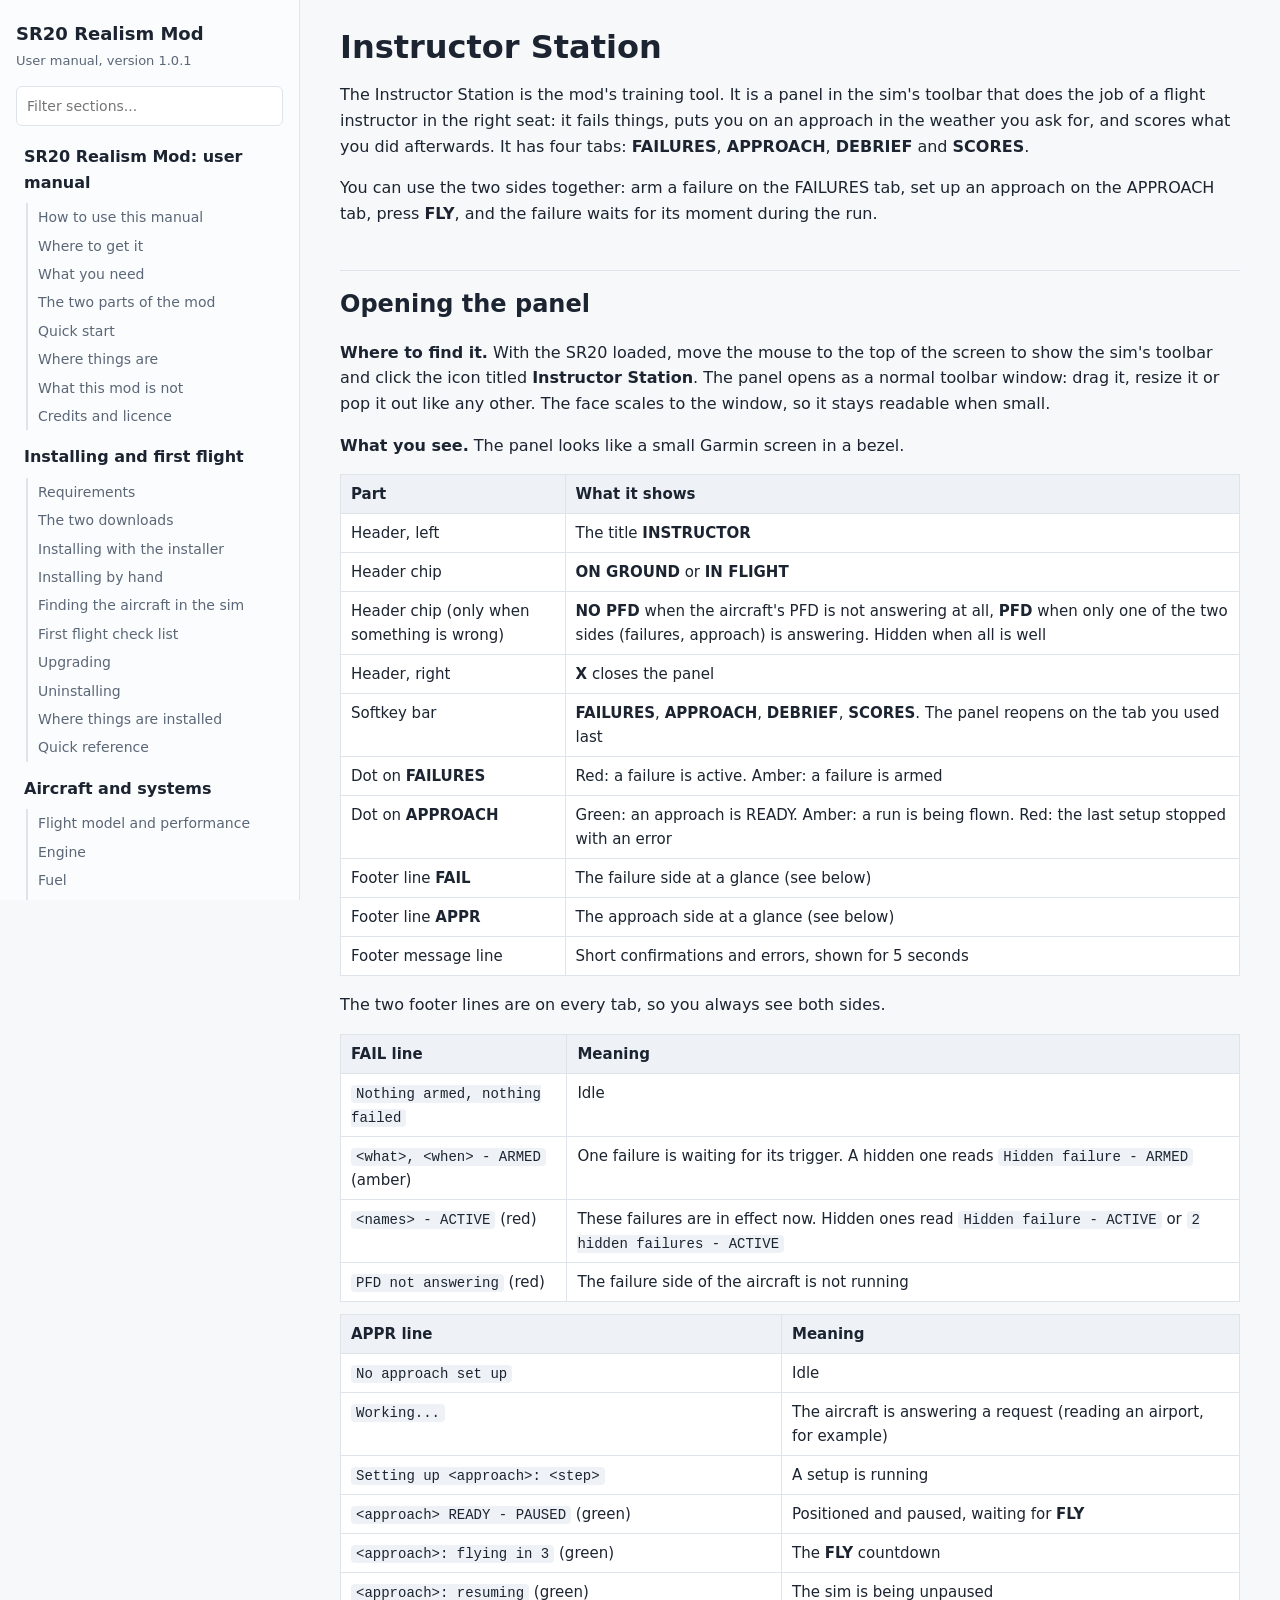
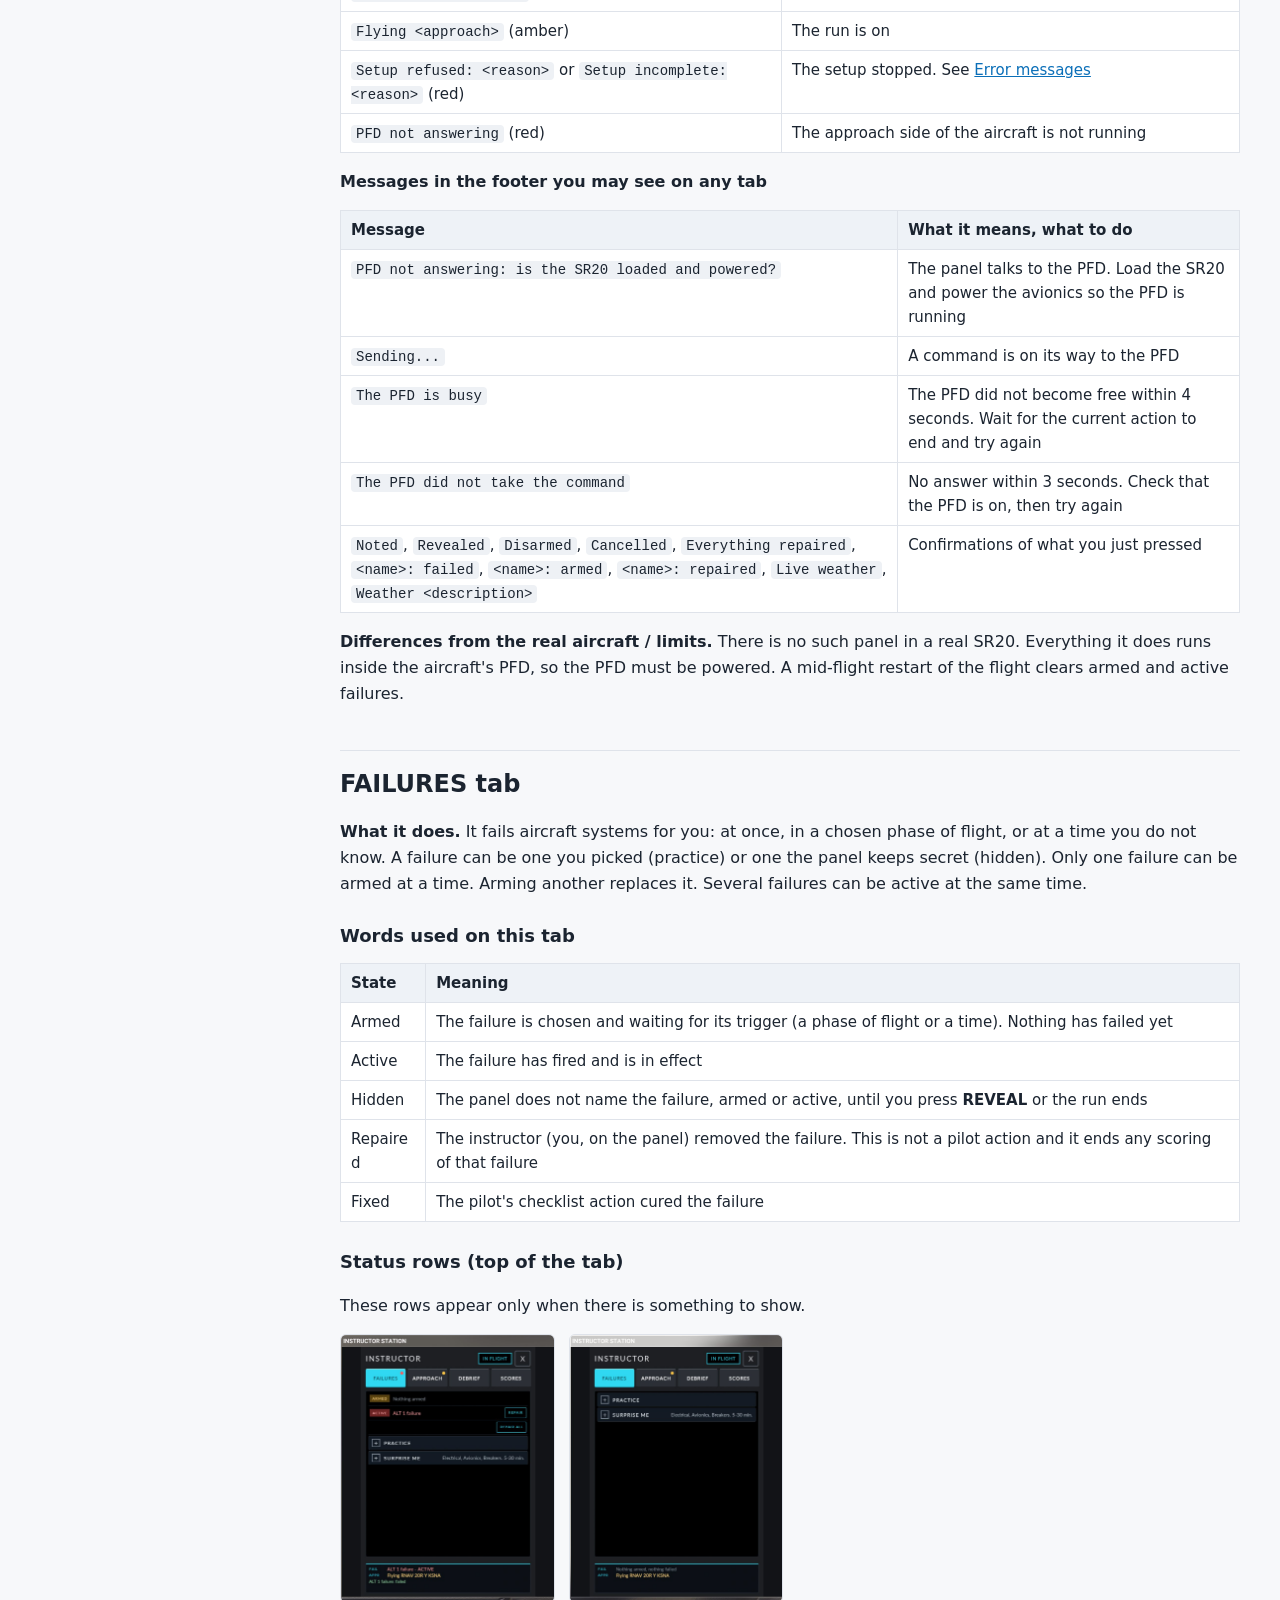
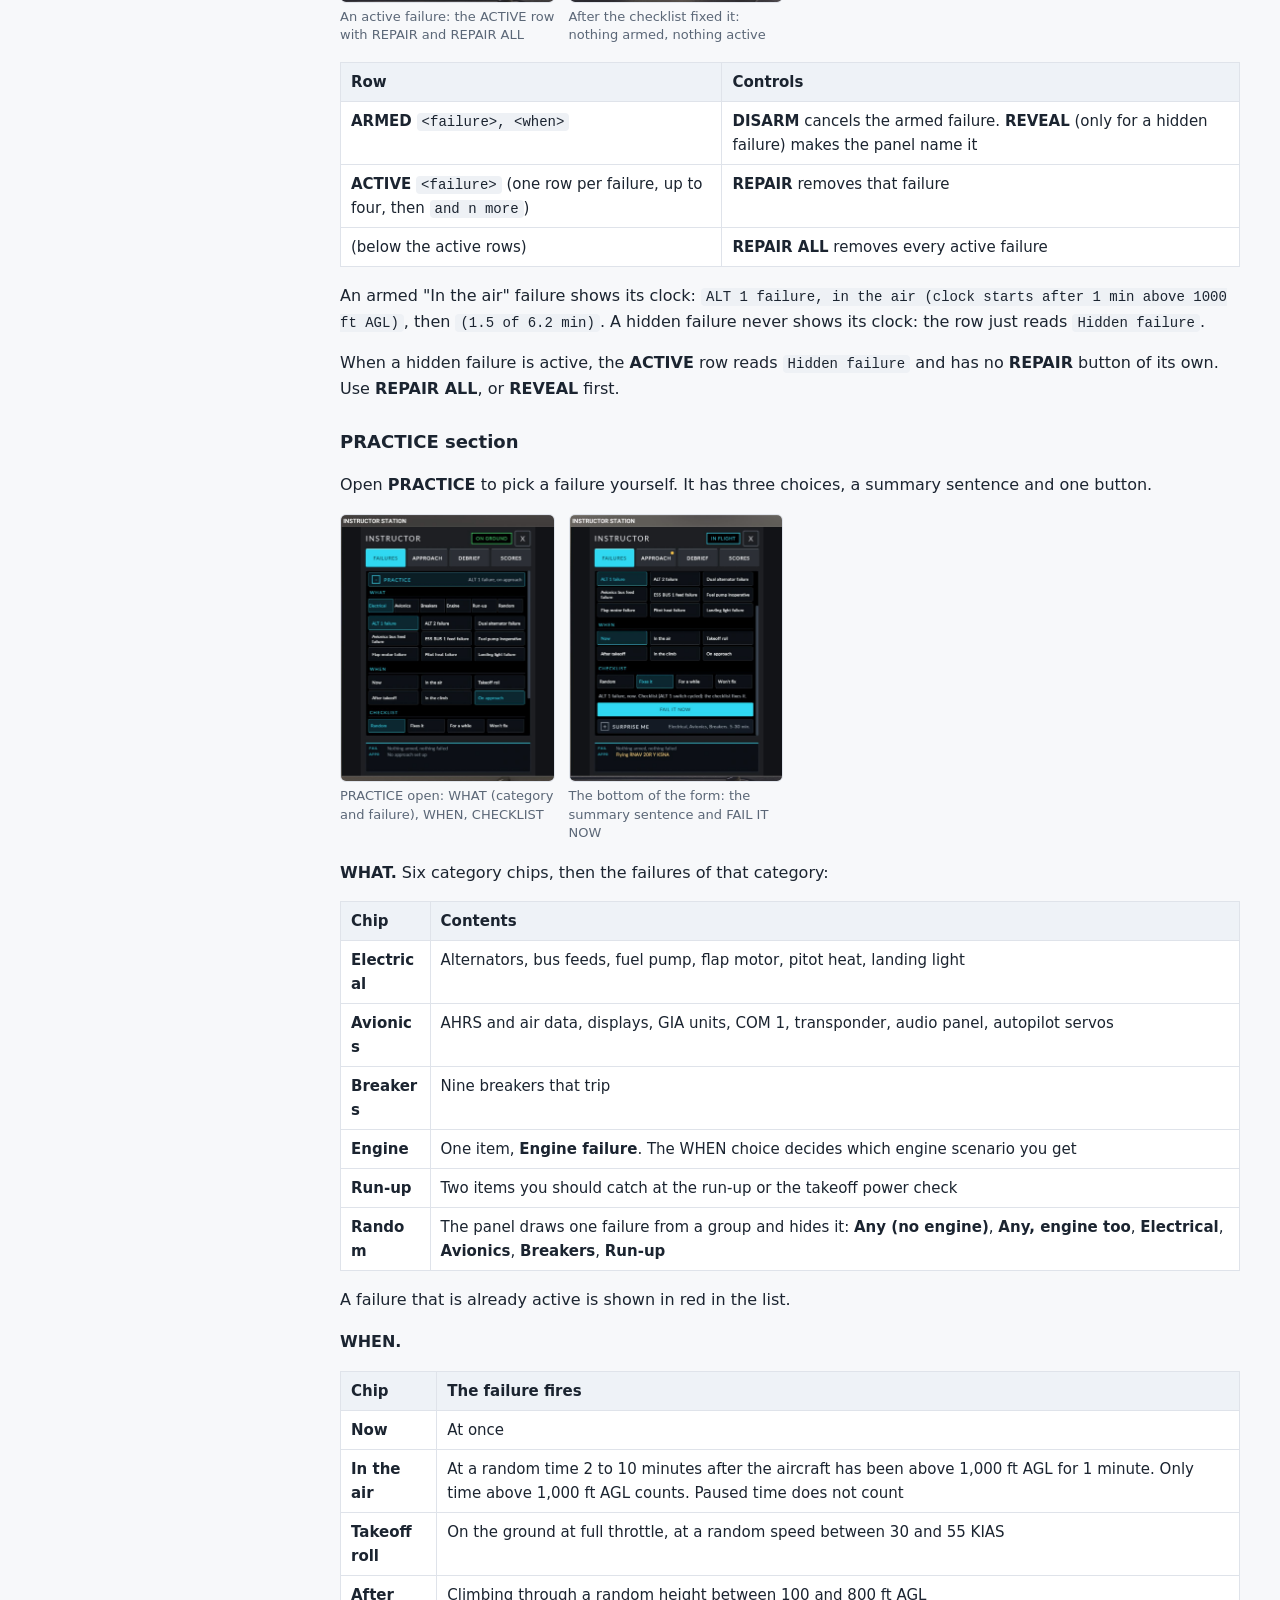
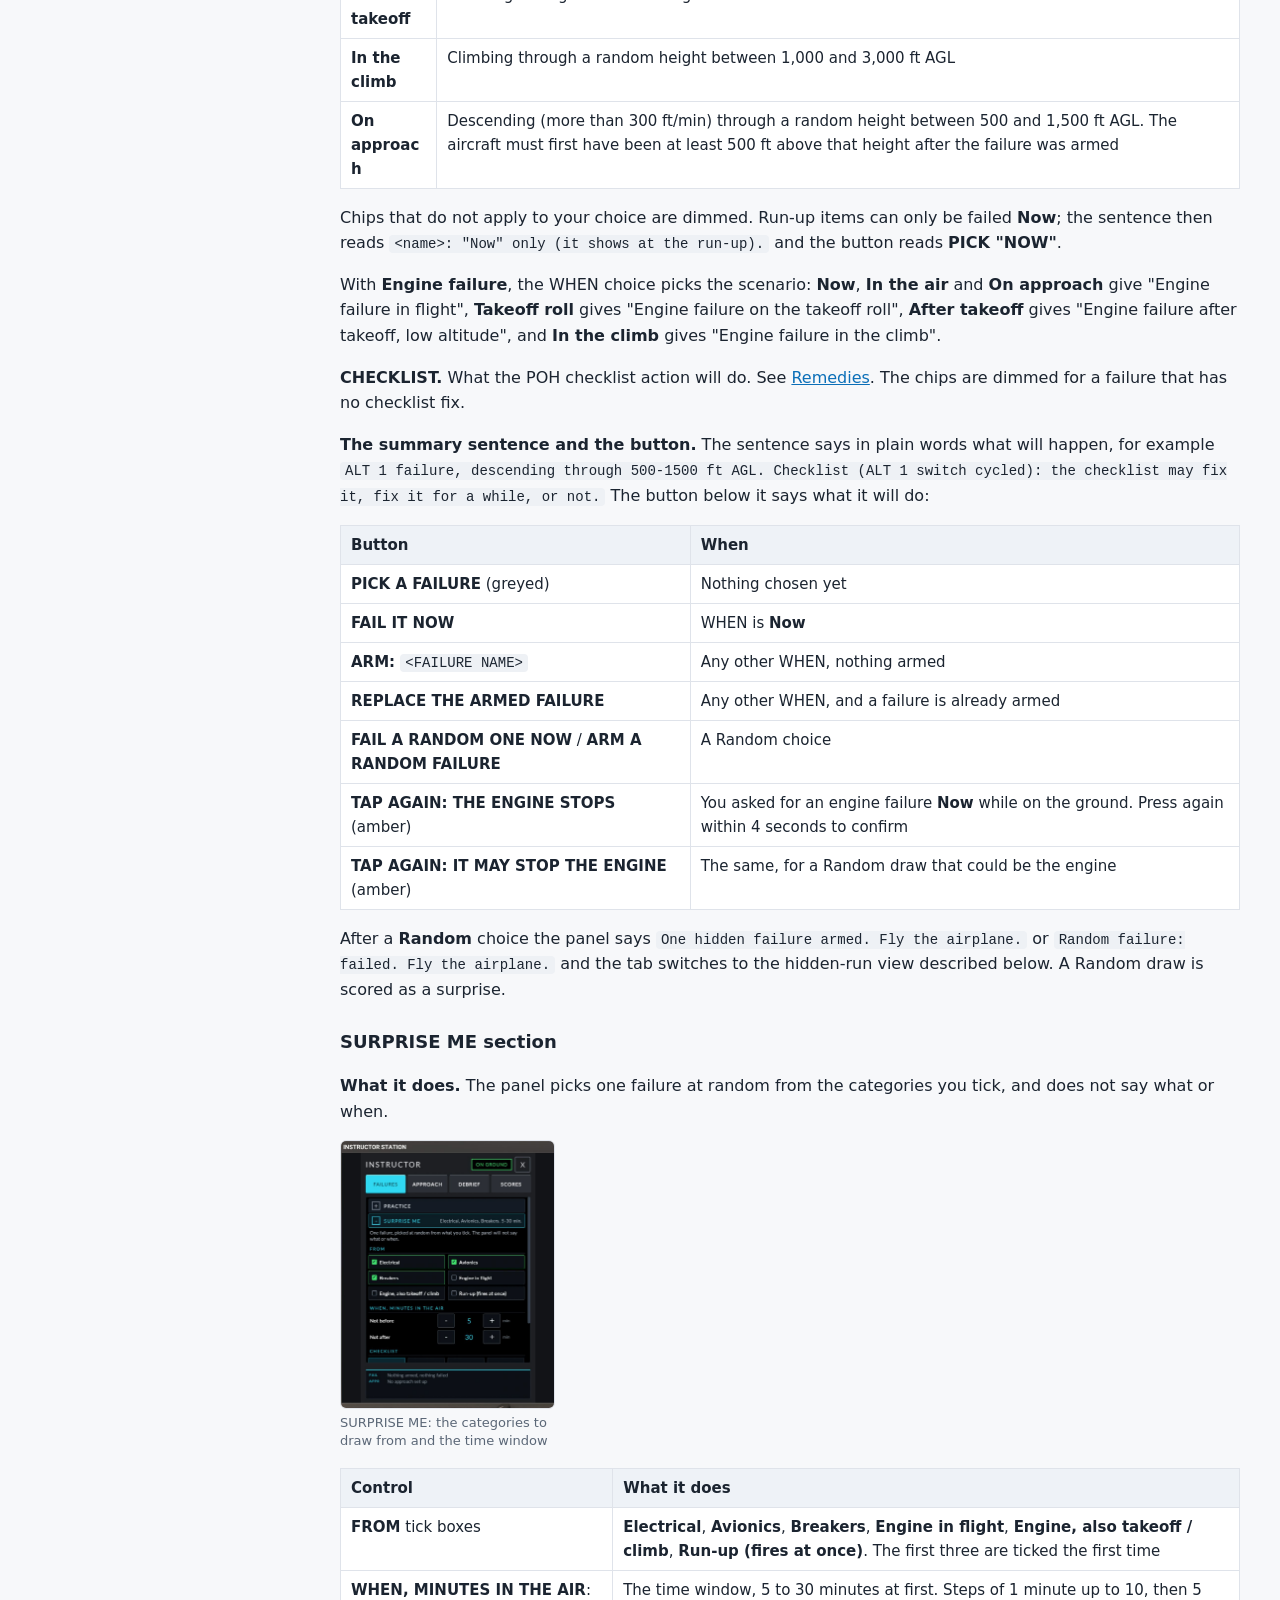
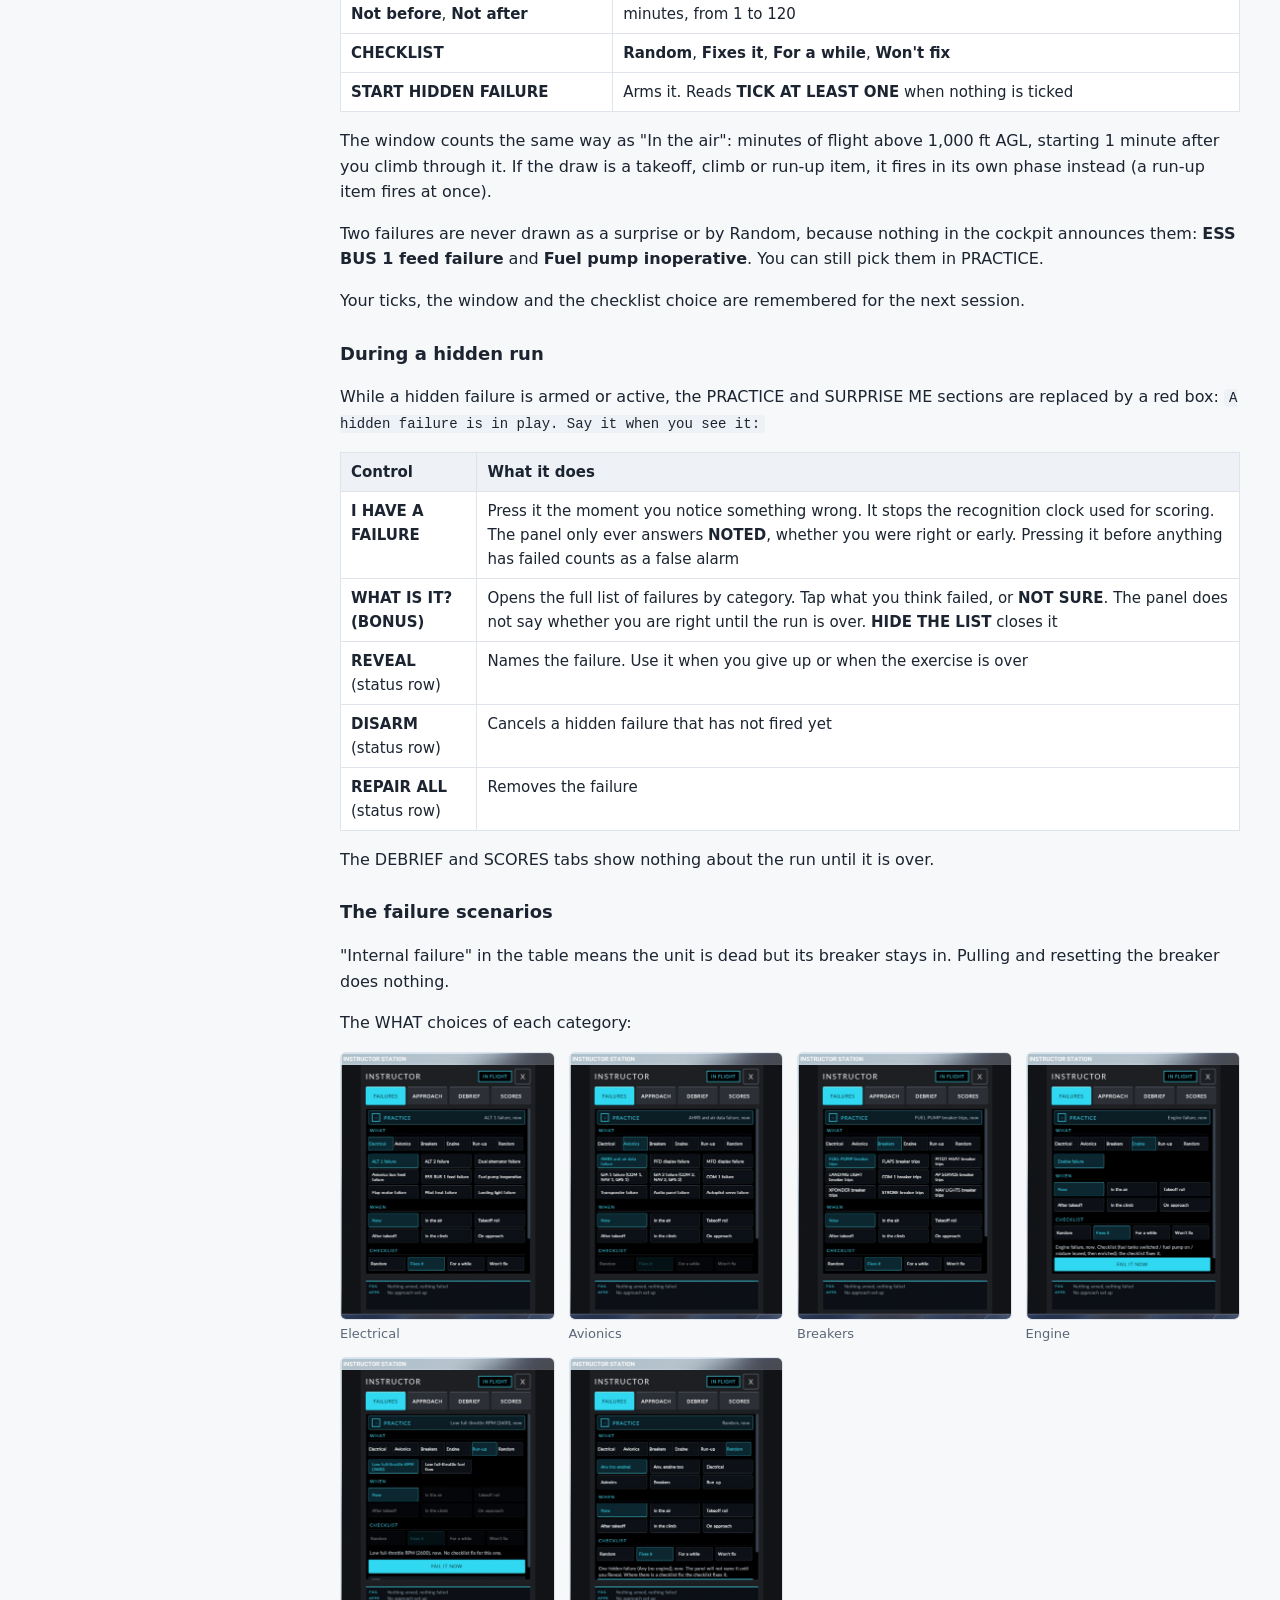
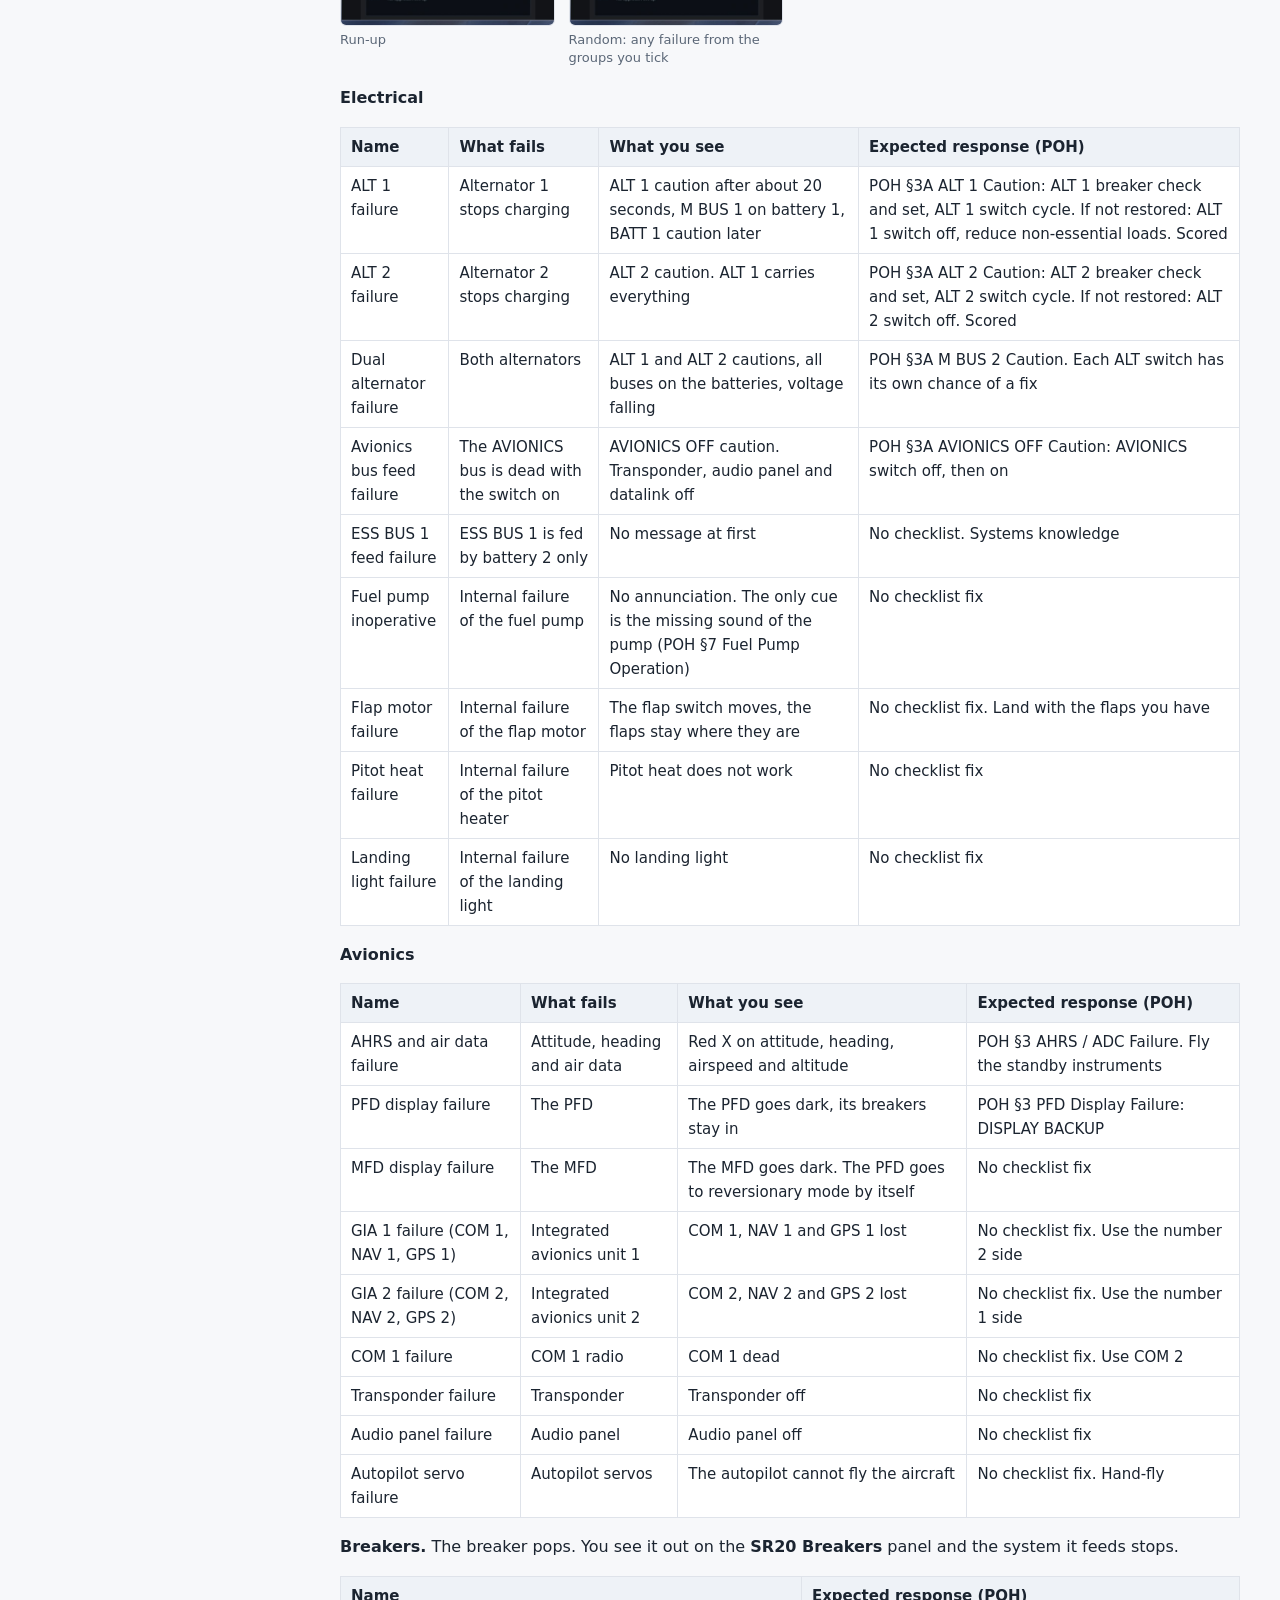
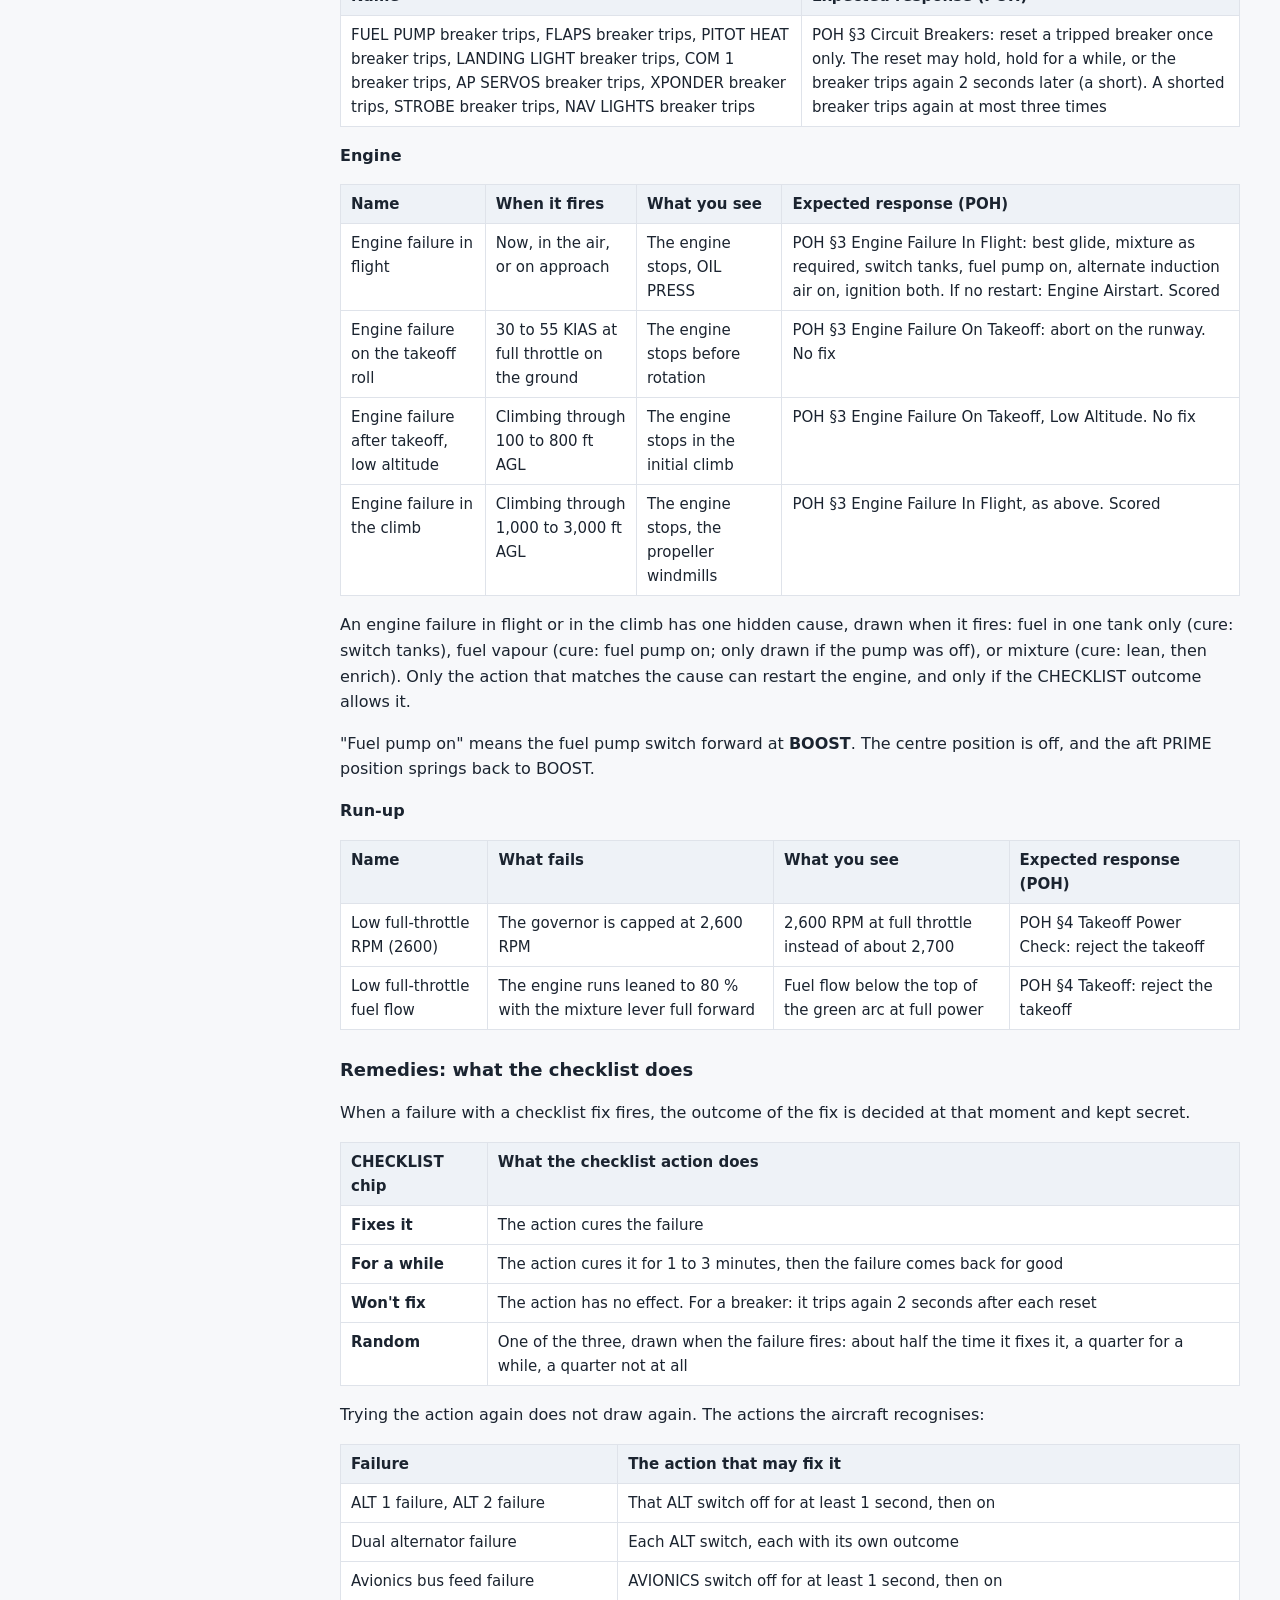
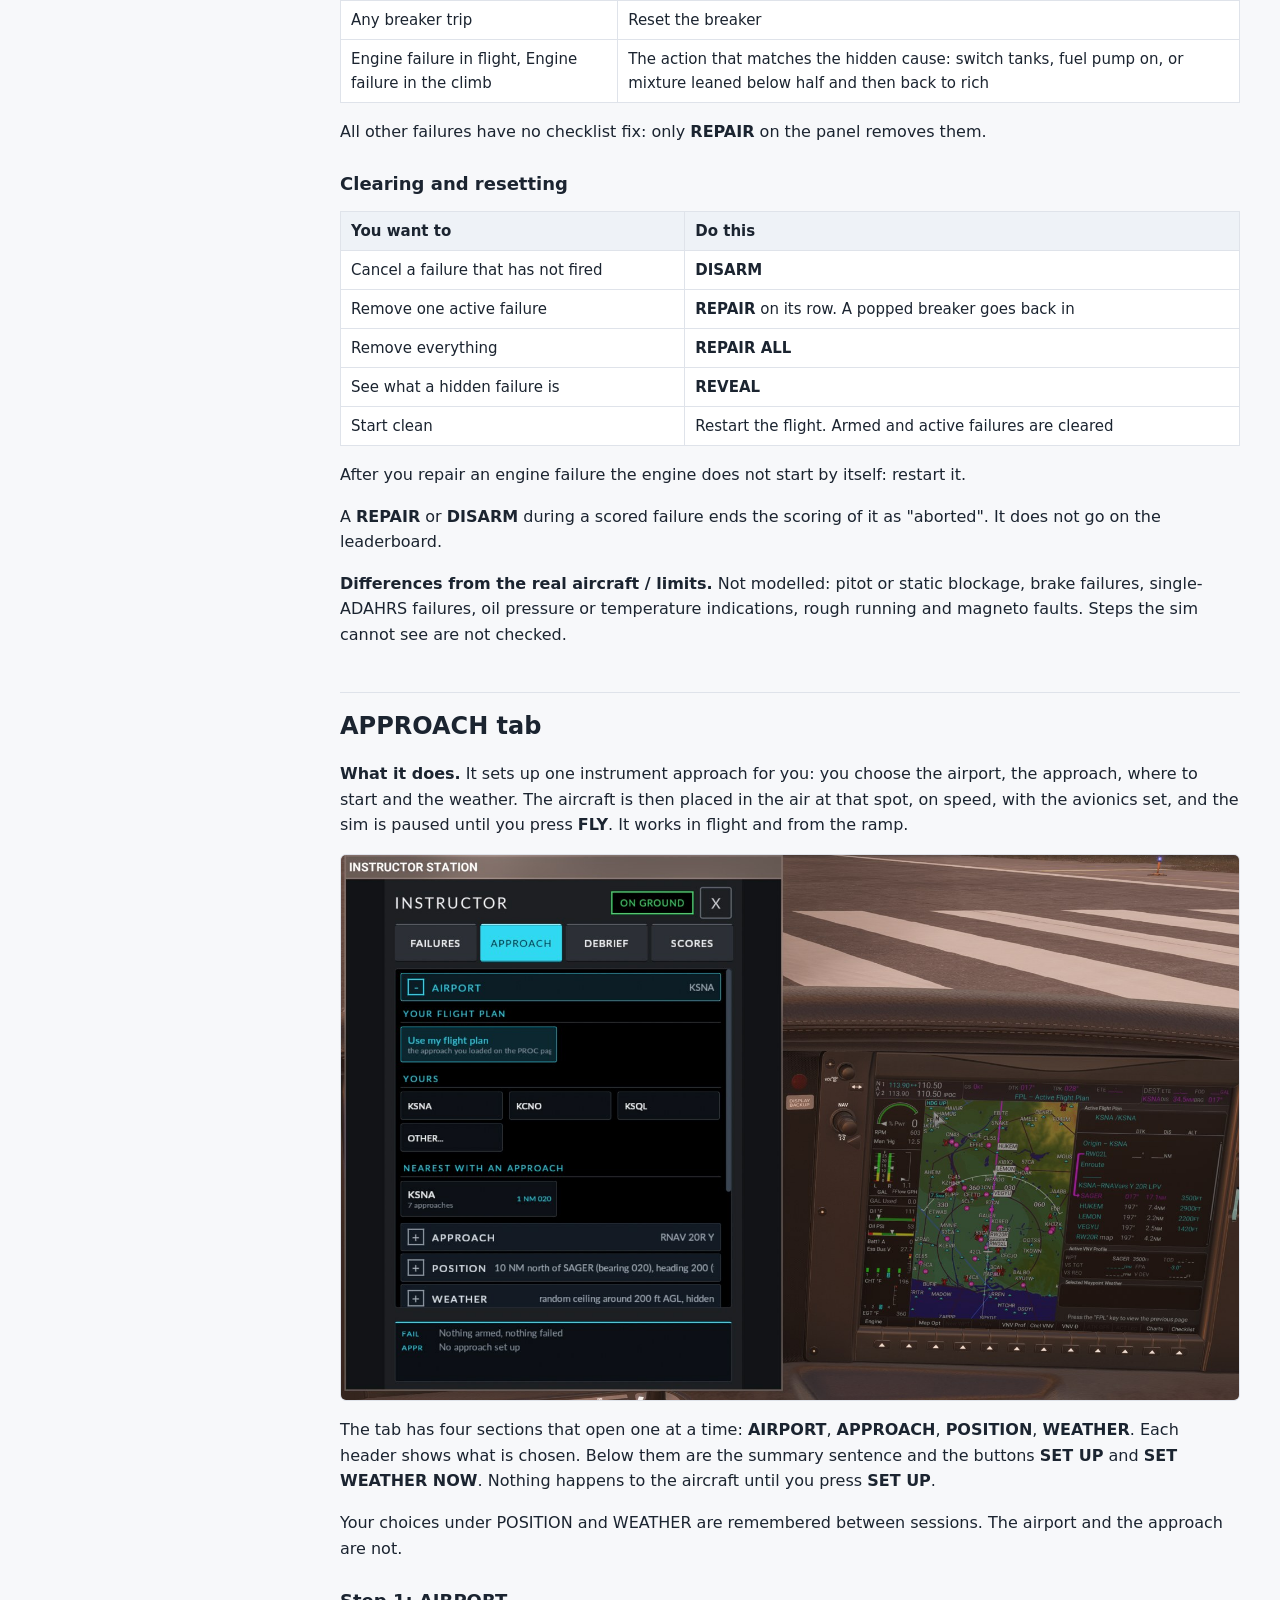
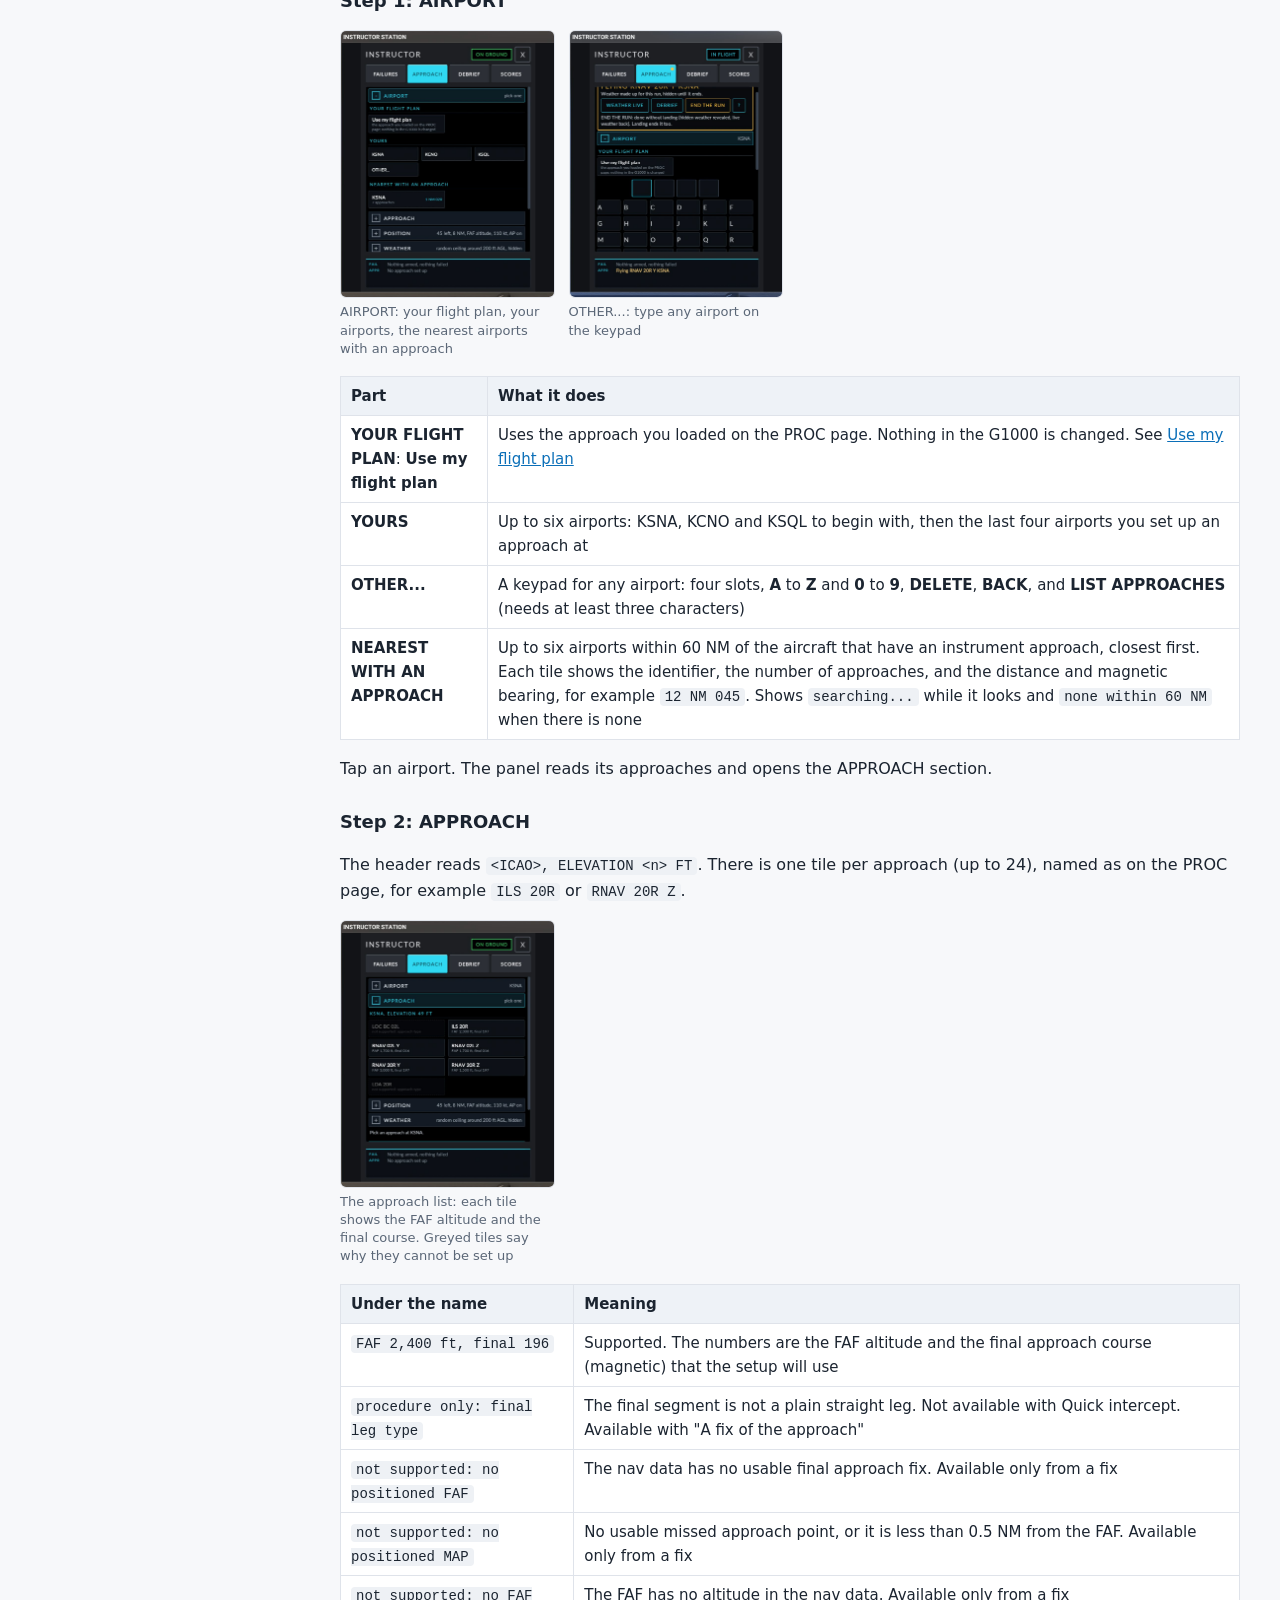
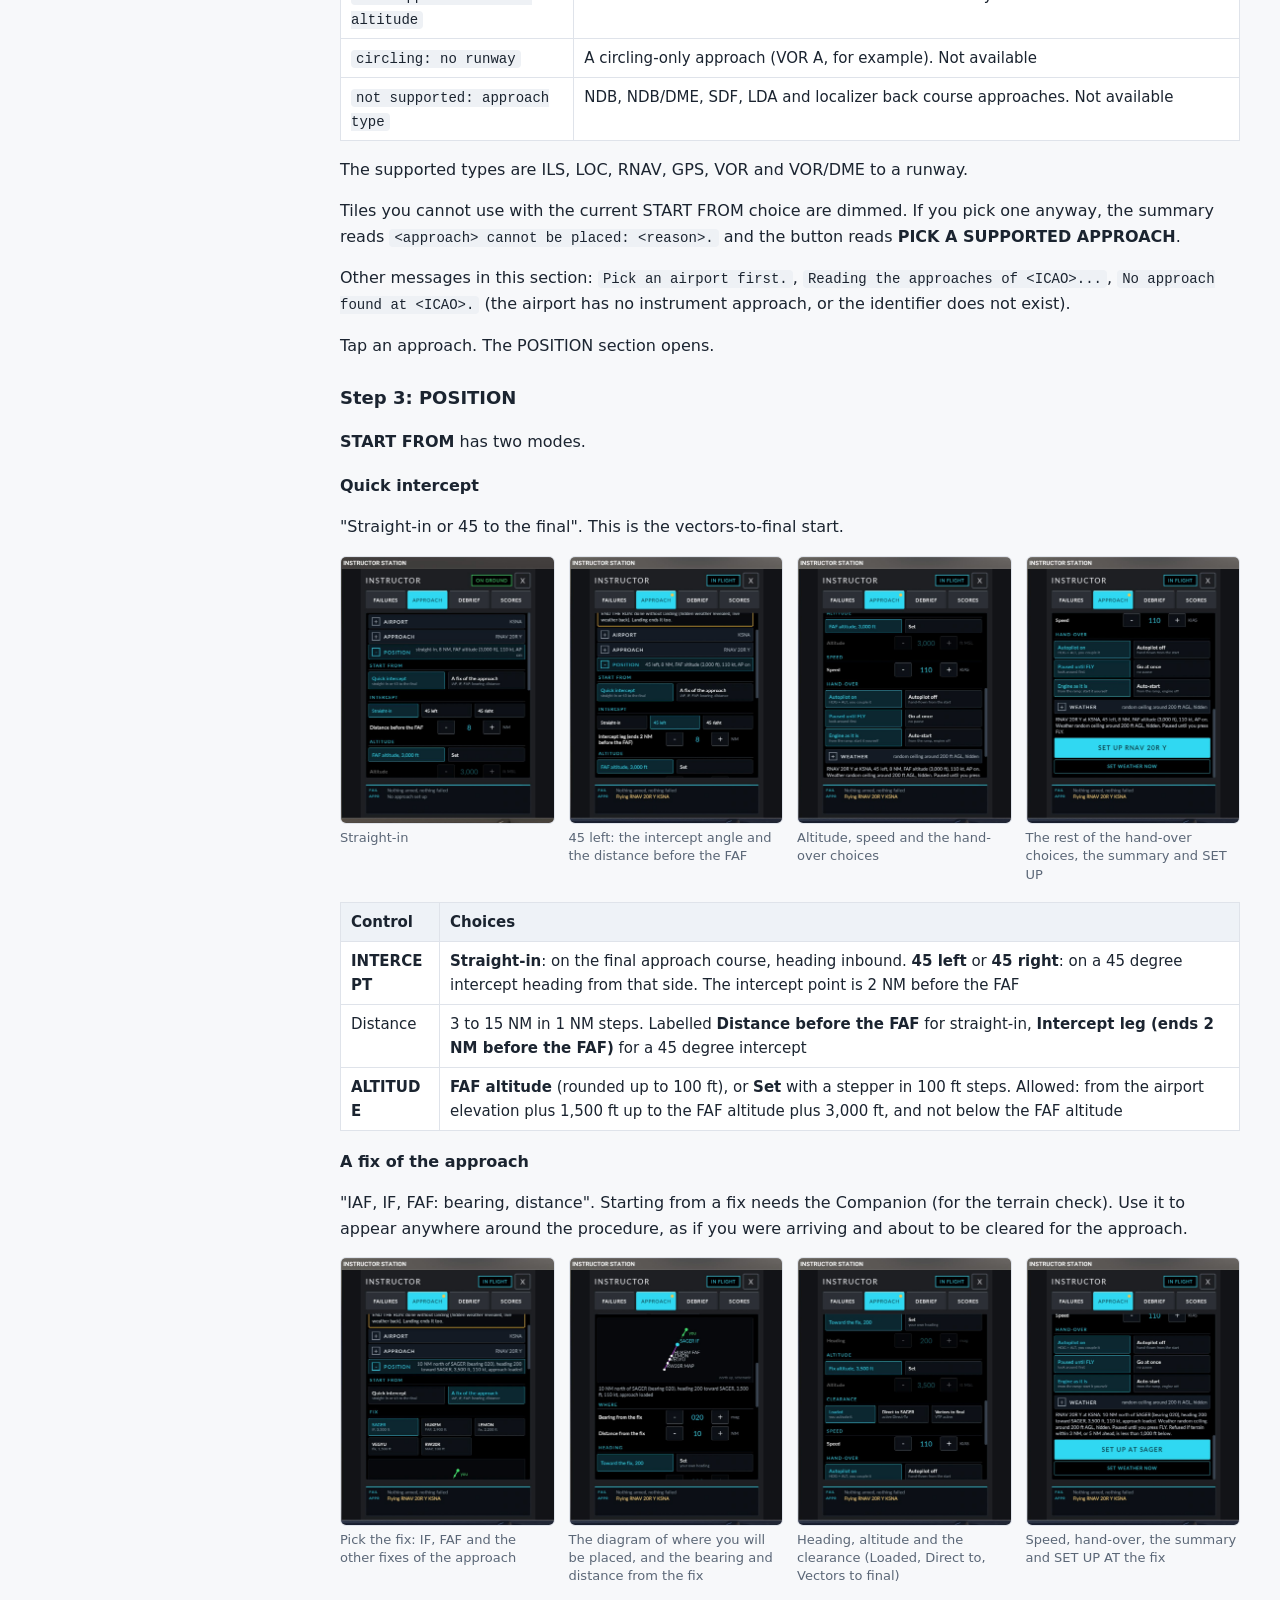
<file: docs/instructor-station.html>
<!doctype html>
<html lang="en"><head><meta charset="utf-8"><meta name="viewport" content="width=device-width,initial-scale=1">
<title>Instructor Station - SR20 Realism Mod manual</title>
<meta name="description" content="Instructor Station: user manual of the SR20 Realism Mod for Microsoft Flight Simulator 2024.">
<link rel="stylesheet" href="style.css"></head>
<body><div class="wrap">
<nav class="side"><p class="brand">SR20 Realism Mod</p><p class="ver">User manual, version 1.0.1</p>
<input id="q" type="search" placeholder="Filter sections..." aria-label="Filter sections">
<ul><li class="page"><a href="index.html">SR20 Realism Mod: user manual</a><ul class="secs"><li><a href="index.html#how-to-use-this-manual">How to use this manual</a></li><li><a href="index.html#where-to-get-it">Where to get it</a></li><li><a href="index.html#what-you-need">What you need</a></li><li><a href="index.html#the-two-parts-of-the-mod">The two parts of the mod</a></li><li><a href="index.html#quick-start">Quick start</a></li><li><a href="index.html#where-things-are">Where things are</a></li><li><a href="index.html#what-this-mod-is-not">What this mod is not</a></li><li><a href="index.html#credits-and-licence">Credits and licence</a></li></ul></li><li class="page"><a href="install.html">Installing and first flight</a><ul class="secs"><li><a href="install.html#requirements">Requirements</a></li><li><a href="install.html#the-two-downloads">The two downloads</a></li><li><a href="install.html#installing-with-the-installer">Installing with the installer</a></li><li><a href="install.html#installing-by-hand">Installing by hand</a></li><li><a href="install.html#finding-the-aircraft-in-the-sim">Finding the aircraft in the sim</a></li><li><a href="install.html#first-flight-check-list">First flight check list</a></li><li><a href="install.html#upgrading">Upgrading</a></li><li><a href="install.html#uninstalling">Uninstalling</a></li><li><a href="install.html#where-things-are-installed">Where things are installed</a></li><li><a href="install.html#quick-reference">Quick reference</a></li></ul></li><li class="page"><a href="aircraft-systems.html">Aircraft and systems</a><ul class="secs"><li><a href="aircraft-systems.html#flight-model-and-performance">Flight model and performance</a></li><li><a href="aircraft-systems.html#engine">Engine</a></li><li><a href="aircraft-systems.html#fuel">Fuel</a></li><li><a href="aircraft-systems.html#engine-and-system-displays">Engine and system displays</a></li><li><a href="aircraft-systems.html#cas-alerts-and-messages">CAS alerts and messages</a></li><li><a href="aircraft-systems.html#electrical-system">Electrical system</a></li><li><a href="aircraft-systems.html#circuit-breaker-panel">Circuit breaker panel</a></li><li><a href="aircraft-systems.html#equipment-removed-versus-the-sr22t">Equipment removed versus the SR22T</a></li><li><a href="aircraft-systems.html#checklists">Checklists</a></li><li><a href="aircraft-systems.html#quick-reference">Quick reference</a></li></ul></li><li class="page"><a href="safety-systems.html">Terrain, surface and protection systems</a><ul class="secs"><li><a href="safety-systems.html#taws-b-terrain-and-obstacle-alerting">TAWS-B terrain and obstacle alerting</a></li><li><a href="safety-systems.html#obstacles">Obstacles</a></li><li><a href="safety-systems.html#surfacewatch">SurfaceWatch</a></li><li><a href="safety-systems.html#safetaxi-airport-maps">SafeTaxi airport maps</a></li><li><a href="safety-systems.html#glide-range-ring-and-fuel-range-ring">Glide range ring and fuel range ring</a></li><li><a href="safety-systems.html#electronic-stability-and-protection-esp">Electronic Stability and Protection (ESP)</a></li><li><a href="safety-systems.html#gfc-700-speed-protection">GFC 700 speed protection</a></li><li><a href="safety-systems.html#voice-alerts">Voice alerts</a></li><li><a href="safety-systems.html#quick-reference">Quick reference</a></li></ul></li><li class="page"><a href="autopilot-fms.html">Autopilot, flight plan and connected devices</a><ul class="secs"><li><a href="autopilot-fms.html#autopilot-and-g1000-behaviour">Autopilot and G1000 behaviour</a></li><li><a href="autopilot-fms.html#autopilot-disconnect">Autopilot disconnect</a></li><li><a href="autopilot-fms.html#navigraph-charts">Navigraph charts</a></li><li><a href="autopilot-fms.html#ipad-and-foreflight-link">iPad and ForeFlight link</a></li><li><a href="autopilot-fms.html#realsimgear-cirrus-yoke-force-feel">RealSimGear Cirrus yoke force feel</a></li><li><a href="autopilot-fms.html#quick-reference">Quick reference</a></li></ul></li><li class="page cur"><a href="instructor-station.html">Instructor Station</a><ul class="secs"><li><a href="instructor-station.html#opening-the-panel">Opening the panel</a></li><li><a href="instructor-station.html#failures-tab">FAILURES tab</a></li><li><a href="instructor-station.html#approach-tab">APPROACH tab</a></li><li><a href="instructor-station.html#debrief-tab">DEBRIEF tab</a></li><li><a href="instructor-station.html#scores-tab">SCORES tab</a></li><li><a href="instructor-station.html#worked-example">Worked example</a></li><li><a href="instructor-station.html#quick-reference">Quick reference</a></li></ul></li><li class="page"><a href="companion-troubleshooting.html">The SR20 Companion and troubleshooting</a><ul class="secs"><li><a href="companion-troubleshooting.html#what-the-companion-is">What the Companion is</a></li><li><a href="companion-troubleshooting.html#the-tray-icon-needs-the-companion">The tray icon (needs the Companion)</a></li><li><a href="companion-troubleshooting.html#start-with-windows-needs-the-companion">Start with Windows (needs the Companion)</a></li><li><a href="companion-troubleshooting.html#what-the-companion-does-on-your-pc-and-network-needs-the-companion">What the Companion does on your PC and network (needs the Companion)</a></li><li><a href="companion-troubleshooting.html#troubleshooting">Troubleshooting</a></li><li><a href="companion-troubleshooting.html#known-limitations">Known limitations</a></li><li><a href="companion-troubleshooting.html#quick-reference">Quick reference</a></li></ul></li></ul></nav>
<main><h1>Instructor Station</h1>
<p>The Instructor Station is the mod's training tool. It is a panel in the sim's toolbar that does the job of a flight instructor in the right seat: it fails things, puts you on an approach in the weather you ask for, and scores what you did afterwards. It has four tabs: <strong>FAILURES</strong>, <strong>APPROACH</strong>, <strong>DEBRIEF</strong> and <strong>SCORES</strong>.</p>
<p>You can use the two sides together: arm a failure on the FAILURES tab, set up an approach on the APPROACH tab, press <strong>FLY</strong>, and the failure waits for its moment during the run.</p>
<h2 id="opening-the-panel">Opening the panel</h2>
<p><strong>Where to find it.</strong> With the SR20 loaded, move the mouse to the top of the screen to show the sim's toolbar and click the icon titled <strong>Instructor Station</strong>. The panel opens as a normal toolbar window: drag it, resize it or pop it out like any other. The face scales to the window, so it stays readable when small.</p>
<p><strong>What you see.</strong> The panel looks like a small Garmin screen in a bezel.</p>
<div class="tw"><table>
<thead>
<tr>
<th>Part</th>
<th>What it shows</th>
</tr>
</thead>
<tbody>
<tr>
<td>Header, left</td>
<td>The title <strong>INSTRUCTOR</strong></td>
</tr>
<tr>
<td>Header chip</td>
<td><strong>ON GROUND</strong> or <strong>IN FLIGHT</strong></td>
</tr>
<tr>
<td>Header chip (only when something is wrong)</td>
<td><strong>NO PFD</strong> when the aircraft's PFD is not answering at all, <strong>PFD</strong> when only one of the two sides (failures, approach) is answering. Hidden when all is well</td>
</tr>
<tr>
<td>Header, right</td>
<td><strong>X</strong> closes the panel</td>
</tr>
<tr>
<td>Softkey bar</td>
<td><strong>FAILURES</strong>, <strong>APPROACH</strong>, <strong>DEBRIEF</strong>, <strong>SCORES</strong>. The panel reopens on the tab you used last</td>
</tr>
<tr>
<td>Dot on <strong>FAILURES</strong></td>
<td>Red: a failure is active. Amber: a failure is armed</td>
</tr>
<tr>
<td>Dot on <strong>APPROACH</strong></td>
<td>Green: an approach is READY. Amber: a run is being flown. Red: the last setup stopped with an error</td>
</tr>
<tr>
<td>Footer line <strong>FAIL</strong></td>
<td>The failure side at a glance (see below)</td>
</tr>
<tr>
<td>Footer line <strong>APPR</strong></td>
<td>The approach side at a glance (see below)</td>
</tr>
<tr>
<td>Footer message line</td>
<td>Short confirmations and errors, shown for 5 seconds</td>
</tr>
</tbody>
</table></div>
<p>The two footer lines are on every tab, so you always see both sides.</p>
<div class="tw"><table>
<thead>
<tr>
<th><strong>FAIL</strong> line</th>
<th>Meaning</th>
</tr>
</thead>
<tbody>
<tr>
<td><code>Nothing armed, nothing failed</code></td>
<td>Idle</td>
</tr>
<tr>
<td><code>&lt;what&gt;, &lt;when&gt; - ARMED</code> (amber)</td>
<td>One failure is waiting for its trigger. A hidden one reads <code>Hidden failure - ARMED</code></td>
</tr>
<tr>
<td><code>&lt;names&gt; - ACTIVE</code> (red)</td>
<td>These failures are in effect now. Hidden ones read <code>Hidden failure - ACTIVE</code> or <code>2 hidden failures - ACTIVE</code></td>
</tr>
<tr>
<td><code>PFD not answering</code> (red)</td>
<td>The failure side of the aircraft is not running</td>
</tr>
</tbody>
</table></div>
<div class="tw"><table>
<thead>
<tr>
<th><strong>APPR</strong> line</th>
<th>Meaning</th>
</tr>
</thead>
<tbody>
<tr>
<td><code>No approach set up</code></td>
<td>Idle</td>
</tr>
<tr>
<td><code>Working...</code></td>
<td>The aircraft is answering a request (reading an airport, for example)</td>
</tr>
<tr>
<td><code>Setting up &lt;approach&gt;: &lt;step&gt;</code></td>
<td>A setup is running</td>
</tr>
<tr>
<td><code>&lt;approach&gt; READY - PAUSED</code> (green)</td>
<td>Positioned and paused, waiting for <strong>FLY</strong></td>
</tr>
<tr>
<td><code>&lt;approach&gt;: flying in 3</code> (green)</td>
<td>The <strong>FLY</strong> countdown</td>
</tr>
<tr>
<td><code>&lt;approach&gt;: resuming</code> (green)</td>
<td>The sim is being unpaused</td>
</tr>
<tr>
<td><code>Flying &lt;approach&gt;</code> (amber)</td>
<td>The run is on</td>
</tr>
<tr>
<td><code>Setup refused: &lt;reason&gt;</code> or <code>Setup incomplete: &lt;reason&gt;</code> (red)</td>
<td>The setup stopped. See <a href="#error-messages">Error messages</a></td>
</tr>
<tr>
<td><code>PFD not answering</code> (red)</td>
<td>The approach side of the aircraft is not running</td>
</tr>
</tbody>
</table></div>
<p><strong>Messages in the footer you may see on any tab</strong></p>
<div class="tw"><table>
<thead>
<tr>
<th>Message</th>
<th>What it means, what to do</th>
</tr>
</thead>
<tbody>
<tr>
<td><code>PFD not answering: is the SR20 loaded and powered?</code></td>
<td>The panel talks to the PFD. Load the SR20 and power the avionics so the PFD is running</td>
</tr>
<tr>
<td><code>Sending...</code></td>
<td>A command is on its way to the PFD</td>
</tr>
<tr>
<td><code>The PFD is busy</code></td>
<td>The PFD did not become free within 4 seconds. Wait for the current action to end and try again</td>
</tr>
<tr>
<td><code>The PFD did not take the command</code></td>
<td>No answer within 3 seconds. Check that the PFD is on, then try again</td>
</tr>
<tr>
<td><code>Noted</code>, <code>Revealed</code>, <code>Disarmed</code>, <code>Cancelled</code>, <code>Everything repaired</code>, <code>&lt;name&gt;: failed</code>, <code>&lt;name&gt;: armed</code>, <code>&lt;name&gt;: repaired</code>, <code>Live weather</code>, <code>Weather &lt;description&gt;</code></td>
<td>Confirmations of what you just pressed</td>
</tr>
</tbody>
</table></div>
<p><strong>Differences from the real aircraft / limits.</strong> There is no such panel in a real SR20. Everything it does runs inside the aircraft's PFD, so the PFD must be powered. A mid-flight restart of the flight clears armed and active failures.</p>
<h2 id="failures-tab">FAILURES tab</h2>
<p><strong>What it does.</strong> It fails aircraft systems for you: at once, in a chosen phase of flight, or at a time you do not know. A failure can be one you picked (practice) or one the panel keeps secret (hidden). Only one failure can be armed at a time. Arming another replaces it. Several failures can be active at the same time.</p>
<h3 id="words-used-on-this-tab">Words used on this tab</h3>
<div class="tw"><table>
<thead>
<tr>
<th>State</th>
<th>Meaning</th>
</tr>
</thead>
<tbody>
<tr>
<td>Armed</td>
<td>The failure is chosen and waiting for its trigger (a phase of flight or a time). Nothing has failed yet</td>
</tr>
<tr>
<td>Active</td>
<td>The failure has fired and is in effect</td>
</tr>
<tr>
<td>Hidden</td>
<td>The panel does not name the failure, armed or active, until you press <strong>REVEAL</strong> or the run ends</td>
</tr>
<tr>
<td>Repaired</td>
<td>The instructor (you, on the panel) removed the failure. This is not a pilot action and it ends any scoring of that failure</td>
</tr>
<tr>
<td>Fixed</td>
<td>The pilot's checklist action cured the failure</td>
</tr>
</tbody>
</table></div>
<h3 id="status-rows-top-of-the-tab">Status rows (top of the tab)</h3>
<p>These rows appear only when there is something to show.</p>
<div class="shots">
<figure><a href="img/is/d02_failure_active.jpg"><img loading="lazy" src="img/is/d02_failure_active.jpg" alt="An active failure: the ACTIVE row with REPAIR and REPAIR ALL"></a><figcaption>An active failure: the ACTIVE row with REPAIR and REPAIR ALL</figcaption></figure>
<figure><a href="img/is/d04_failure_fixed.jpg"><img loading="lazy" src="img/is/d04_failure_fixed.jpg" alt="After the checklist fixed it: nothing armed, nothing active"></a><figcaption>After the checklist fixed it: nothing armed, nothing active</figcaption></figure>
</div>

<div class="tw"><table>
<thead>
<tr>
<th>Row</th>
<th>Controls</th>
</tr>
</thead>
<tbody>
<tr>
<td><strong>ARMED</strong> <code>&lt;failure&gt;, &lt;when&gt;</code></td>
<td><strong>DISARM</strong> cancels the armed failure. <strong>REVEAL</strong> (only for a hidden failure) makes the panel name it</td>
</tr>
<tr>
<td><strong>ACTIVE</strong> <code>&lt;failure&gt;</code> (one row per failure, up to four, then <code>and n more</code>)</td>
<td><strong>REPAIR</strong> removes that failure</td>
</tr>
<tr>
<td>(below the active rows)</td>
<td><strong>REPAIR ALL</strong> removes every active failure</td>
</tr>
</tbody>
</table></div>
<p>An armed "In the air" failure shows its clock: <code>ALT 1 failure, in the air (clock starts after 1 min above 1000 ft AGL)</code>, then <code>(1.5 of 6.2 min)</code>. A hidden failure never shows its clock: the row just reads <code>Hidden failure</code>.</p>
<p>When a hidden failure is active, the <strong>ACTIVE</strong> row reads <code>Hidden failure</code> and has no <strong>REPAIR</strong> button of its own. Use <strong>REPAIR ALL</strong>, or <strong>REVEAL</strong> first.</p>
<h3 id="practice-section">PRACTICE section</h3>
<p>Open <strong>PRACTICE</strong> to pick a failure yourself. It has three choices, a summary sentence and one button.</p>
<div class="shots">
<figure><a href="img/is/b01_failures_practice.jpg"><img loading="lazy" src="img/is/b01_failures_practice.jpg" alt="PRACTICE open: WHAT (category and failure), WHEN, CHECKLIST"></a><figcaption>PRACTICE open: WHAT (category and failure), WHEN, CHECKLIST</figcaption></figure>
<figure><a href="img/is/d01_practice_fail_now.jpg"><img loading="lazy" src="img/is/d01_practice_fail_now.jpg" alt="The bottom of the form: the summary sentence and FAIL IT NOW"></a><figcaption>The bottom of the form: the summary sentence and FAIL IT NOW</figcaption></figure>
</div>

<p><strong>WHAT.</strong> Six category chips, then the failures of that category:</p>
<div class="tw"><table>
<thead>
<tr>
<th>Chip</th>
<th>Contents</th>
</tr>
</thead>
<tbody>
<tr>
<td><strong>Electrical</strong></td>
<td>Alternators, bus feeds, fuel pump, flap motor, pitot heat, landing light</td>
</tr>
<tr>
<td><strong>Avionics</strong></td>
<td>AHRS and air data, displays, GIA units, COM 1, transponder, audio panel, autopilot servos</td>
</tr>
<tr>
<td><strong>Breakers</strong></td>
<td>Nine breakers that trip</td>
</tr>
<tr>
<td><strong>Engine</strong></td>
<td>One item, <strong>Engine failure</strong>. The WHEN choice decides which engine scenario you get</td>
</tr>
<tr>
<td><strong>Run-up</strong></td>
<td>Two items you should catch at the run-up or the takeoff power check</td>
</tr>
<tr>
<td><strong>Random</strong></td>
<td>The panel draws one failure from a group and hides it: <strong>Any (no engine)</strong>, <strong>Any, engine too</strong>, <strong>Electrical</strong>, <strong>Avionics</strong>, <strong>Breakers</strong>, <strong>Run-up</strong></td>
</tr>
</tbody>
</table></div>
<p>A failure that is already active is shown in red in the list.</p>
<p><strong>WHEN.</strong></p>
<div class="tw"><table>
<thead>
<tr>
<th>Chip</th>
<th>The failure fires</th>
</tr>
</thead>
<tbody>
<tr>
<td><strong>Now</strong></td>
<td>At once</td>
</tr>
<tr>
<td><strong>In the air</strong></td>
<td>At a random time 2 to 10 minutes after the aircraft has been above 1,000 ft AGL for 1 minute. Only time above 1,000 ft AGL counts. Paused time does not count</td>
</tr>
<tr>
<td><strong>Takeoff roll</strong></td>
<td>On the ground at full throttle, at a random speed between 30 and 55 KIAS</td>
</tr>
<tr>
<td><strong>After takeoff</strong></td>
<td>Climbing through a random height between 100 and 800 ft AGL</td>
</tr>
<tr>
<td><strong>In the climb</strong></td>
<td>Climbing through a random height between 1,000 and 3,000 ft AGL</td>
</tr>
<tr>
<td><strong>On approach</strong></td>
<td>Descending (more than 300 ft/min) through a random height between 500 and 1,500 ft AGL. The aircraft must first have been at least 500 ft above that height after the failure was armed</td>
</tr>
</tbody>
</table></div>
<p>Chips that do not apply to your choice are dimmed. Run-up items can only be failed <strong>Now</strong>; the sentence then reads <code>&lt;name&gt;: "Now" only (it shows at the run-up).</code> and the button reads <strong>PICK "NOW"</strong>.</p>
<p>With <strong>Engine failure</strong>, the WHEN choice picks the scenario: <strong>Now</strong>, <strong>In the air</strong> and <strong>On approach</strong> give "Engine failure in flight", <strong>Takeoff roll</strong> gives "Engine failure on the takeoff roll", <strong>After takeoff</strong> gives "Engine failure after takeoff, low altitude", and <strong>In the climb</strong> gives "Engine failure in the climb".</p>
<p><strong>CHECKLIST.</strong> What the POH checklist action will do. See <a href="#remedies-what-the-checklist-does">Remedies</a>. The chips are dimmed for a failure that has no checklist fix.</p>
<p><strong>The summary sentence and the button.</strong> The sentence says in plain words what will happen, for example <code>ALT 1 failure, descending through 500-1500 ft AGL. Checklist (ALT 1 switch cycled): the checklist may fix it, fix it for a while, or not.</code> The button below it says what it will do:</p>
<div class="tw"><table>
<thead>
<tr>
<th>Button</th>
<th>When</th>
</tr>
</thead>
<tbody>
<tr>
<td><strong>PICK A FAILURE</strong> (greyed)</td>
<td>Nothing chosen yet</td>
</tr>
<tr>
<td><strong>FAIL IT NOW</strong></td>
<td>WHEN is <strong>Now</strong></td>
</tr>
<tr>
<td><strong>ARM: <code>&lt;FAILURE NAME&gt;</code></strong></td>
<td>Any other WHEN, nothing armed</td>
</tr>
<tr>
<td><strong>REPLACE THE ARMED FAILURE</strong></td>
<td>Any other WHEN, and a failure is already armed</td>
</tr>
<tr>
<td><strong>FAIL A RANDOM ONE NOW</strong> / <strong>ARM A RANDOM FAILURE</strong></td>
<td>A Random choice</td>
</tr>
<tr>
<td><strong>TAP AGAIN: THE ENGINE STOPS</strong> (amber)</td>
<td>You asked for an engine failure <strong>Now</strong> while on the ground. Press again within 4 seconds to confirm</td>
</tr>
<tr>
<td><strong>TAP AGAIN: IT MAY STOP THE ENGINE</strong> (amber)</td>
<td>The same, for a Random draw that could be the engine</td>
</tr>
</tbody>
</table></div>
<p>After a <strong>Random</strong> choice the panel says <code>One hidden failure armed. Fly the airplane.</code> or <code>Random failure: failed. Fly the airplane.</code> and the tab switches to the hidden-run view described below. A Random draw is scored as a surprise.</p>
<h3 id="surprise-me-section">SURPRISE ME section</h3>
<p><strong>What it does.</strong> The panel picks one failure at random from the categories you tick, and does not say what or when.</p>
<div class="shots">
<figure><a href="img/is/b02_failures_surprise.jpg"><img loading="lazy" src="img/is/b02_failures_surprise.jpg" alt="SURPRISE ME: the categories to draw from and the time window"></a><figcaption>SURPRISE ME: the categories to draw from and the time window</figcaption></figure>
</div>

<div class="tw"><table>
<thead>
<tr>
<th>Control</th>
<th>What it does</th>
</tr>
</thead>
<tbody>
<tr>
<td><strong>FROM</strong> tick boxes</td>
<td><strong>Electrical</strong>, <strong>Avionics</strong>, <strong>Breakers</strong>, <strong>Engine in flight</strong>, <strong>Engine, also takeoff / climb</strong>, <strong>Run-up (fires at once)</strong>. The first three are ticked the first time</td>
</tr>
<tr>
<td><strong>WHEN, MINUTES IN THE AIR</strong>: <strong>Not before</strong>, <strong>Not after</strong></td>
<td>The time window, 5 to 30 minutes at first. Steps of 1 minute up to 10, then 5 minutes, from 1 to 120</td>
</tr>
<tr>
<td><strong>CHECKLIST</strong></td>
<td><strong>Random</strong>, <strong>Fixes it</strong>, <strong>For a while</strong>, <strong>Won't fix</strong></td>
</tr>
<tr>
<td><strong>START HIDDEN FAILURE</strong></td>
<td>Arms it. Reads <strong>TICK AT LEAST ONE</strong> when nothing is ticked</td>
</tr>
</tbody>
</table></div>
<p>The window counts the same way as "In the air": minutes of flight above 1,000 ft AGL, starting 1 minute after you climb through it. If the draw is a takeoff, climb or run-up item, it fires in its own phase instead (a run-up item fires at once).</p>
<p>Two failures are never drawn as a surprise or by Random, because nothing in the cockpit announces them: <strong>ESS BUS 1 feed failure</strong> and <strong>Fuel pump inoperative</strong>. You can still pick them in PRACTICE.</p>
<p>Your ticks, the window and the checklist choice are remembered for the next session.</p>
<h3 id="during-a-hidden-run">During a hidden run</h3>
<p>While a hidden failure is armed or active, the PRACTICE and SURPRISE ME sections are replaced by a red box: <code>A hidden failure is in play. Say it when you see it:</code></p>
<div class="tw"><table>
<thead>
<tr>
<th>Control</th>
<th>What it does</th>
</tr>
</thead>
<tbody>
<tr>
<td><strong>I HAVE A FAILURE</strong></td>
<td>Press it the moment you notice something wrong. It stops the recognition clock used for scoring. The panel only ever answers <strong>NOTED</strong>, whether you were right or early. Pressing it before anything has failed counts as a false alarm</td>
</tr>
<tr>
<td><strong>WHAT IS IT? (BONUS)</strong></td>
<td>Opens the full list of failures by category. Tap what you think failed, or <strong>NOT SURE</strong>. The panel does not say whether you are right until the run is over. <strong>HIDE THE LIST</strong> closes it</td>
</tr>
<tr>
<td><strong>REVEAL</strong> (status row)</td>
<td>Names the failure. Use it when you give up or when the exercise is over</td>
</tr>
<tr>
<td><strong>DISARM</strong> (status row)</td>
<td>Cancels a hidden failure that has not fired yet</td>
</tr>
<tr>
<td><strong>REPAIR ALL</strong> (status row)</td>
<td>Removes the failure</td>
</tr>
</tbody>
</table></div>
<p>The DEBRIEF and SCORES tabs show nothing about the run until it is over.</p>
<h3 id="the-failure-scenarios">The failure scenarios</h3>
<p>"Internal failure" in the table means the unit is dead but its breaker stays in. Pulling and resetting the breaker does nothing.</p>
<p>The WHAT choices of each category:</p>
<div class="shots">
<figure><a href="img/is/e_electrical_p1.jpg"><img loading="lazy" src="img/is/e_electrical_p1.jpg" alt="Electrical"></a><figcaption>Electrical</figcaption></figure>
<figure><a href="img/is/e_avionics_p1.jpg"><img loading="lazy" src="img/is/e_avionics_p1.jpg" alt="Avionics"></a><figcaption>Avionics</figcaption></figure>
<figure><a href="img/is/e_breakers_p1.jpg"><img loading="lazy" src="img/is/e_breakers_p1.jpg" alt="Breakers"></a><figcaption>Breakers</figcaption></figure>
<figure><a href="img/is/e_engine_p1.jpg"><img loading="lazy" src="img/is/e_engine_p1.jpg" alt="Engine"></a><figcaption>Engine</figcaption></figure>
<figure><a href="img/is/e_run-up_p1.jpg"><img loading="lazy" src="img/is/e_run-up_p1.jpg" alt="Run-up"></a><figcaption>Run-up</figcaption></figure>
<figure><a href="img/is/e_random_p1.jpg"><img loading="lazy" src="img/is/e_random_p1.jpg" alt="Random: any failure from the groups you tick"></a><figcaption>Random: any failure from the groups you tick</figcaption></figure>
</div>

<p><strong>Electrical</strong></p>
<div class="tw"><table>
<thead>
<tr>
<th>Name</th>
<th>What fails</th>
<th>What you see</th>
<th>Expected response (POH)</th>
</tr>
</thead>
<tbody>
<tr>
<td>ALT 1 failure</td>
<td>Alternator 1 stops charging</td>
<td>ALT 1 caution after about 20 seconds, M BUS 1 on battery 1, BATT 1 caution later</td>
<td>POH §3A ALT 1 Caution: ALT 1 breaker check and set, ALT 1 switch cycle. If not restored: ALT 1 switch off, reduce non-essential loads. Scored</td>
</tr>
<tr>
<td>ALT 2 failure</td>
<td>Alternator 2 stops charging</td>
<td>ALT 2 caution. ALT 1 carries everything</td>
<td>POH §3A ALT 2 Caution: ALT 2 breaker check and set, ALT 2 switch cycle. If not restored: ALT 2 switch off. Scored</td>
</tr>
<tr>
<td>Dual alternator failure</td>
<td>Both alternators</td>
<td>ALT 1 and ALT 2 cautions, all buses on the batteries, voltage falling</td>
<td>POH §3A M BUS 2 Caution. Each ALT switch has its own chance of a fix</td>
</tr>
<tr>
<td>Avionics bus feed failure</td>
<td>The AVIONICS bus is dead with the switch on</td>
<td>AVIONICS OFF caution. Transponder, audio panel and datalink off</td>
<td>POH §3A AVIONICS OFF Caution: AVIONICS switch off, then on</td>
</tr>
<tr>
<td>ESS BUS 1 feed failure</td>
<td>ESS BUS 1 is fed by battery 2 only</td>
<td>No message at first</td>
<td>No checklist. Systems knowledge</td>
</tr>
<tr>
<td>Fuel pump inoperative</td>
<td>Internal failure of the fuel pump</td>
<td>No annunciation. The only cue is the missing sound of the pump (POH §7 Fuel Pump Operation)</td>
<td>No checklist fix</td>
</tr>
<tr>
<td>Flap motor failure</td>
<td>Internal failure of the flap motor</td>
<td>The flap switch moves, the flaps stay where they are</td>
<td>No checklist fix. Land with the flaps you have</td>
</tr>
<tr>
<td>Pitot heat failure</td>
<td>Internal failure of the pitot heater</td>
<td>Pitot heat does not work</td>
<td>No checklist fix</td>
</tr>
<tr>
<td>Landing light failure</td>
<td>Internal failure of the landing light</td>
<td>No landing light</td>
<td>No checklist fix</td>
</tr>
</tbody>
</table></div>
<p><strong>Avionics</strong></p>
<div class="tw"><table>
<thead>
<tr>
<th>Name</th>
<th>What fails</th>
<th>What you see</th>
<th>Expected response (POH)</th>
</tr>
</thead>
<tbody>
<tr>
<td>AHRS and air data failure</td>
<td>Attitude, heading and air data</td>
<td>Red X on attitude, heading, airspeed and altitude</td>
<td>POH §3 AHRS / ADC Failure. Fly the standby instruments</td>
</tr>
<tr>
<td>PFD display failure</td>
<td>The PFD</td>
<td>The PFD goes dark, its breakers stay in</td>
<td>POH §3 PFD Display Failure: DISPLAY BACKUP</td>
</tr>
<tr>
<td>MFD display failure</td>
<td>The MFD</td>
<td>The MFD goes dark. The PFD goes to reversionary mode by itself</td>
<td>No checklist fix</td>
</tr>
<tr>
<td>GIA 1 failure (COM 1, NAV 1, GPS 1)</td>
<td>Integrated avionics unit 1</td>
<td>COM 1, NAV 1 and GPS 1 lost</td>
<td>No checklist fix. Use the number 2 side</td>
</tr>
<tr>
<td>GIA 2 failure (COM 2, NAV 2, GPS 2)</td>
<td>Integrated avionics unit 2</td>
<td>COM 2, NAV 2 and GPS 2 lost</td>
<td>No checklist fix. Use the number 1 side</td>
</tr>
<tr>
<td>COM 1 failure</td>
<td>COM 1 radio</td>
<td>COM 1 dead</td>
<td>No checklist fix. Use COM 2</td>
</tr>
<tr>
<td>Transponder failure</td>
<td>Transponder</td>
<td>Transponder off</td>
<td>No checklist fix</td>
</tr>
<tr>
<td>Audio panel failure</td>
<td>Audio panel</td>
<td>Audio panel off</td>
<td>No checklist fix</td>
</tr>
<tr>
<td>Autopilot servo failure</td>
<td>Autopilot servos</td>
<td>The autopilot cannot fly the aircraft</td>
<td>No checklist fix. Hand-fly</td>
</tr>
</tbody>
</table></div>
<p><strong>Breakers.</strong> The breaker pops. You see it out on the <strong>SR20 Breakers</strong> panel and the system it feeds stops.</p>
<div class="tw"><table>
<thead>
<tr>
<th>Name</th>
<th>Expected response (POH)</th>
</tr>
</thead>
<tbody>
<tr>
<td>FUEL PUMP breaker trips, FLAPS breaker trips, PITOT HEAT breaker trips, LANDING LIGHT breaker trips, COM 1 breaker trips, AP SERVOS breaker trips, XPONDER breaker trips, STROBE breaker trips, NAV LIGHTS breaker trips</td>
<td>POH §3 Circuit Breakers: reset a tripped breaker once only. The reset may hold, hold for a while, or the breaker trips again 2 seconds later (a short). A shorted breaker trips again at most three times</td>
</tr>
</tbody>
</table></div>
<p><strong>Engine</strong></p>
<div class="tw"><table>
<thead>
<tr>
<th>Name</th>
<th>When it fires</th>
<th>What you see</th>
<th>Expected response (POH)</th>
</tr>
</thead>
<tbody>
<tr>
<td>Engine failure in flight</td>
<td>Now, in the air, or on approach</td>
<td>The engine stops, OIL PRESS</td>
<td>POH §3 Engine Failure In Flight: best glide, mixture as required, switch tanks, fuel pump on, alternate induction air on, ignition both. If no restart: Engine Airstart. Scored</td>
</tr>
<tr>
<td>Engine failure on the takeoff roll</td>
<td>30 to 55 KIAS at full throttle on the ground</td>
<td>The engine stops before rotation</td>
<td>POH §3 Engine Failure On Takeoff: abort on the runway. No fix</td>
</tr>
<tr>
<td>Engine failure after takeoff, low altitude</td>
<td>Climbing through 100 to 800 ft AGL</td>
<td>The engine stops in the initial climb</td>
<td>POH §3 Engine Failure On Takeoff, Low Altitude. No fix</td>
</tr>
<tr>
<td>Engine failure in the climb</td>
<td>Climbing through 1,000 to 3,000 ft AGL</td>
<td>The engine stops, the propeller windmills</td>
<td>POH §3 Engine Failure In Flight, as above. Scored</td>
</tr>
</tbody>
</table></div>
<p>An engine failure in flight or in the climb has one hidden cause, drawn when it fires: fuel in one tank only (cure: switch tanks), fuel vapour (cure: fuel pump on; only drawn if the pump was off), or mixture (cure: lean, then enrich). Only the action that matches the cause can restart the engine, and only if the CHECKLIST outcome allows it.</p>
<p>"Fuel pump on" means the fuel pump switch forward at <strong>BOOST</strong>. The centre position is off, and the aft PRIME position springs back to BOOST.</p>
<p><strong>Run-up</strong></p>
<div class="tw"><table>
<thead>
<tr>
<th>Name</th>
<th>What fails</th>
<th>What you see</th>
<th>Expected response (POH)</th>
</tr>
</thead>
<tbody>
<tr>
<td>Low full-throttle RPM (2600)</td>
<td>The governor is capped at 2,600 RPM</td>
<td>2,600 RPM at full throttle instead of about 2,700</td>
<td>POH §4 Takeoff Power Check: reject the takeoff</td>
</tr>
<tr>
<td>Low full-throttle fuel flow</td>
<td>The engine runs leaned to 80 % with the mixture lever full forward</td>
<td>Fuel flow below the top of the green arc at full power</td>
<td>POH §4 Takeoff: reject the takeoff</td>
</tr>
</tbody>
</table></div>
<h3 id="remedies-what-the-checklist-does">Remedies: what the checklist does</h3>
<p>When a failure with a checklist fix fires, the outcome of the fix is decided at that moment and kept secret.</p>
<div class="tw"><table>
<thead>
<tr>
<th>CHECKLIST chip</th>
<th>What the checklist action does</th>
</tr>
</thead>
<tbody>
<tr>
<td><strong>Fixes it</strong></td>
<td>The action cures the failure</td>
</tr>
<tr>
<td><strong>For a while</strong></td>
<td>The action cures it for 1 to 3 minutes, then the failure comes back for good</td>
</tr>
<tr>
<td><strong>Won't fix</strong></td>
<td>The action has no effect. For a breaker: it trips again 2 seconds after each reset</td>
</tr>
<tr>
<td><strong>Random</strong></td>
<td>One of the three, drawn when the failure fires: about half the time it fixes it, a quarter for a while, a quarter not at all</td>
</tr>
</tbody>
</table></div>
<p>Trying the action again does not draw again. The actions the aircraft recognises:</p>
<div class="tw"><table>
<thead>
<tr>
<th>Failure</th>
<th>The action that may fix it</th>
</tr>
</thead>
<tbody>
<tr>
<td>ALT 1 failure, ALT 2 failure</td>
<td>That ALT switch off for at least 1 second, then on</td>
</tr>
<tr>
<td>Dual alternator failure</td>
<td>Each ALT switch, each with its own outcome</td>
</tr>
<tr>
<td>Avionics bus feed failure</td>
<td>AVIONICS switch off for at least 1 second, then on</td>
</tr>
<tr>
<td>Any breaker trip</td>
<td>Reset the breaker</td>
</tr>
<tr>
<td>Engine failure in flight, Engine failure in the climb</td>
<td>The action that matches the hidden cause: switch tanks, fuel pump on, or mixture leaned below half and then back to rich</td>
</tr>
</tbody>
</table></div>
<p>All other failures have no checklist fix: only <strong>REPAIR</strong> on the panel removes them.</p>
<h3 id="clearing-and-resetting">Clearing and resetting</h3>
<div class="tw"><table>
<thead>
<tr>
<th>You want to</th>
<th>Do this</th>
</tr>
</thead>
<tbody>
<tr>
<td>Cancel a failure that has not fired</td>
<td><strong>DISARM</strong></td>
</tr>
<tr>
<td>Remove one active failure</td>
<td><strong>REPAIR</strong> on its row. A popped breaker goes back in</td>
</tr>
<tr>
<td>Remove everything</td>
<td><strong>REPAIR ALL</strong></td>
</tr>
<tr>
<td>See what a hidden failure is</td>
<td><strong>REVEAL</strong></td>
</tr>
<tr>
<td>Start clean</td>
<td>Restart the flight. Armed and active failures are cleared</td>
</tr>
</tbody>
</table></div>
<p>After you repair an engine failure the engine does not start by itself: restart it.</p>
<p>A <strong>REPAIR</strong> or <strong>DISARM</strong> during a scored failure ends the scoring of it as "aborted". It does not go on the leaderboard.</p>
<p><strong>Differences from the real aircraft / limits.</strong> Not modelled: pitot or static blockage, brake failures, single-ADAHRS failures, oil pressure or temperature indications, rough running and magneto faults. Steps the sim cannot see are not checked.</p>
<h2 id="approach-tab">APPROACH tab</h2>
<p><strong>What it does.</strong> It sets up one instrument approach for you: you choose the airport, the approach, where to start and the weather. The aircraft is then placed in the air at that spot, on speed, with the avionics set, and the sim is paused until you press <strong>FLY</strong>. It works in flight and from the ramp.</p>
<p><img loading="lazy" alt="Instructor Station approach setup" src="img/instructor-approach.jpg" /></p>
<p>The tab has four sections that open one at a time: <strong>AIRPORT</strong>, <strong>APPROACH</strong>, <strong>POSITION</strong>, <strong>WEATHER</strong>. Each header shows what is chosen. Below them are the summary sentence and the buttons <strong>SET UP</strong> and <strong>SET WEATHER NOW</strong>. Nothing happens to the aircraft until you press <strong>SET UP</strong>.</p>
<p>Your choices under POSITION and WEATHER are remembered between sessions. The airport and the approach are not.</p>
<h3 id="step-1-airport">Step 1: AIRPORT</h3>
<div class="shots">
<figure><a href="img/is/b03_approach_airport.jpg"><img loading="lazy" src="img/is/b03_approach_airport.jpg" alt="AIRPORT: your flight plan, your airports, the nearest airports with an approach"></a><figcaption>AIRPORT: your flight plan, your airports, the nearest airports with an approach</figcaption></figure>
<figure><a href="img/is/c04_airport_other.jpg"><img loading="lazy" src="img/is/c04_airport_other.jpg" alt="OTHER...: type any airport on the keypad"></a><figcaption>OTHER...: type any airport on the keypad</figcaption></figure>
</div>

<div class="tw"><table>
<thead>
<tr>
<th>Part</th>
<th>What it does</th>
</tr>
</thead>
<tbody>
<tr>
<td><strong>YOUR FLIGHT PLAN</strong>: <strong>Use my flight plan</strong></td>
<td>Uses the approach you loaded on the PROC page. Nothing in the G1000 is changed. See <a href="#use-my-flight-plan">Use my flight plan</a></td>
</tr>
<tr>
<td><strong>YOURS</strong></td>
<td>Up to six airports: KSNA, KCNO and KSQL to begin with, then the last four airports you set up an approach at</td>
</tr>
<tr>
<td><strong>OTHER...</strong></td>
<td>A keypad for any airport: four slots, <strong>A</strong> to <strong>Z</strong> and <strong>0</strong> to <strong>9</strong>, <strong>DELETE</strong>, <strong>BACK</strong>, and <strong>LIST APPROACHES</strong> (needs at least three characters)</td>
</tr>
<tr>
<td><strong>NEAREST WITH AN APPROACH</strong></td>
<td>Up to six airports within 60 NM of the aircraft that have an instrument approach, closest first. Each tile shows the identifier, the number of approaches, and the distance and magnetic bearing, for example <code>12 NM 045</code>. Shows <code>searching...</code> while it looks and <code>none within 60 NM</code> when there is none</td>
</tr>
</tbody>
</table></div>
<p>Tap an airport. The panel reads its approaches and opens the APPROACH section.</p>
<h3 id="step-2-approach">Step 2: APPROACH</h3>
<p>The header reads <code>&lt;ICAO&gt;, ELEVATION &lt;n&gt; FT</code>. There is one tile per approach (up to 24), named as on the PROC page, for example <code>ILS 20R</code> or <code>RNAV 20R Z</code>.</p>
<div class="shots">
<figure><a href="img/is/b04_approach_list.jpg"><img loading="lazy" src="img/is/b04_approach_list.jpg" alt="The approach list: each tile shows the FAF altitude and the final course. Greyed tiles say why they cannot be set up"></a><figcaption>The approach list: each tile shows the FAF altitude and the final course. Greyed tiles say why they cannot be set up</figcaption></figure>
</div>

<div class="tw"><table>
<thead>
<tr>
<th>Under the name</th>
<th>Meaning</th>
</tr>
</thead>
<tbody>
<tr>
<td><code>FAF 2,400 ft, final 196</code></td>
<td>Supported. The numbers are the FAF altitude and the final approach course (magnetic) that the setup will use</td>
</tr>
<tr>
<td><code>procedure only: final leg type</code></td>
<td>The final segment is not a plain straight leg. Not available with Quick intercept. Available with "A fix of the approach"</td>
</tr>
<tr>
<td><code>not supported: no positioned FAF</code></td>
<td>The nav data has no usable final approach fix. Available only from a fix</td>
</tr>
<tr>
<td><code>not supported: no positioned MAP</code></td>
<td>No usable missed approach point, or it is less than 0.5 NM from the FAF. Available only from a fix</td>
</tr>
<tr>
<td><code>not supported: no FAF altitude</code></td>
<td>The FAF has no altitude in the nav data. Available only from a fix</td>
</tr>
<tr>
<td><code>circling: no runway</code></td>
<td>A circling-only approach (VOR A, for example). Not available</td>
</tr>
<tr>
<td><code>not supported: approach type</code></td>
<td>NDB, NDB/DME, SDF, LDA and localizer back course approaches. Not available</td>
</tr>
</tbody>
</table></div>
<p>The supported types are ILS, LOC, RNAV, GPS, VOR and VOR/DME to a runway.</p>
<p>Tiles you cannot use with the current START FROM choice are dimmed. If you pick one anyway, the summary reads <code>&lt;approach&gt; cannot be placed: &lt;reason&gt;.</code> and the button reads <strong>PICK A SUPPORTED APPROACH</strong>.</p>
<p>Other messages in this section: <code>Pick an airport first.</code>, <code>Reading the approaches of &lt;ICAO&gt;...</code>, <code>No approach found at &lt;ICAO&gt;.</code> (the airport has no instrument approach, or the identifier does not exist).</p>
<p>Tap an approach. The POSITION section opens.</p>
<h3 id="step-3-position">Step 3: POSITION</h3>
<p><strong>START FROM</strong> has two modes.</p>
<h4 id="quick-intercept">Quick intercept</h4>
<p>"Straight-in or 45 to the final". This is the vectors-to-final start.</p>
<div class="shots">
<figure><a href="img/is/b05_approach_position.jpg"><img loading="lazy" src="img/is/b05_approach_position.jpg" alt="Straight-in"></a><figcaption>Straight-in</figcaption></figure>
<figure><a href="img/is/c01_pos_quick_p1.jpg"><img loading="lazy" src="img/is/c01_pos_quick_p1.jpg" alt="45 left: the intercept angle and the distance before the FAF"></a><figcaption>45 left: the intercept angle and the distance before the FAF</figcaption></figure>
<figure><a href="img/is/c01_pos_quick_p2.jpg"><img loading="lazy" src="img/is/c01_pos_quick_p2.jpg" alt="Altitude, speed and the hand-over choices"></a><figcaption>Altitude, speed and the hand-over choices</figcaption></figure>
<figure><a href="img/is/c01_pos_quick_p3.jpg"><img loading="lazy" src="img/is/c01_pos_quick_p3.jpg" alt="The rest of the hand-over choices, the summary and SET UP"></a><figcaption>The rest of the hand-over choices, the summary and SET UP</figcaption></figure>
</div>

<div class="tw"><table>
<thead>
<tr>
<th>Control</th>
<th>Choices</th>
</tr>
</thead>
<tbody>
<tr>
<td><strong>INTERCEPT</strong></td>
<td><strong>Straight-in</strong>: on the final approach course, heading inbound. <strong>45 left</strong> or <strong>45 right</strong>: on a 45 degree intercept heading from that side. The intercept point is 2 NM before the FAF</td>
</tr>
<tr>
<td>Distance</td>
<td>3 to 15 NM in 1 NM steps. Labelled <strong>Distance before the FAF</strong> for straight-in, <strong>Intercept leg (ends 2 NM before the FAF)</strong> for a 45 degree intercept</td>
</tr>
<tr>
<td><strong>ALTITUDE</strong></td>
<td><strong>FAF altitude</strong> (rounded up to 100 ft), or <strong>Set</strong> with a stepper in 100 ft steps. Allowed: from the airport elevation plus 1,500 ft up to the FAF altitude plus 3,000 ft, and not below the FAF altitude</td>
</tr>
</tbody>
</table></div>
<h4 id="a-fix-of-the-approach">A fix of the approach</h4>
<p>"IAF, IF, FAF: bearing, distance". Starting from a fix needs the Companion (for the terrain check). Use it to appear anywhere around the procedure, as if you were arriving and about to be cleared for the approach.</p>
<div class="shots">
<figure><a href="img/is/c02_pos_fix_p1.jpg"><img loading="lazy" src="img/is/c02_pos_fix_p1.jpg" alt="Pick the fix: IF, FAF and the other fixes of the approach"></a><figcaption>Pick the fix: IF, FAF and the other fixes of the approach</figcaption></figure>
<figure><a href="img/is/c02_pos_fix_p2.jpg"><img loading="lazy" src="img/is/c02_pos_fix_p2.jpg" alt="The diagram of where you will be placed, and the bearing and distance from the fix"></a><figcaption>The diagram of where you will be placed, and the bearing and distance from the fix</figcaption></figure>
<figure><a href="img/is/c02_pos_fix_p3.jpg"><img loading="lazy" src="img/is/c02_pos_fix_p3.jpg" alt="Heading, altitude and the clearance (Loaded, Direct to, Vectors to final)"></a><figcaption>Heading, altitude and the clearance (Loaded, Direct to, Vectors to final)</figcaption></figure>
<figure><a href="img/is/c02_pos_fix_p4.jpg"><img loading="lazy" src="img/is/c02_pos_fix_p4.jpg" alt="Speed, hand-over, the summary and SET UP AT the fix"></a><figcaption>Speed, hand-over, the summary and SET UP AT the fix</figcaption></figure>
</div>

<p><strong>The diagram updates live.</strong> Change the bearing or the distance and the green line from <strong>you</strong> to the fix redraws at once, so you can see the intercept angle before you press SET UP:</p>
<div class="shots">
<figure><a href="img/is/c06_fix_angle_020.jpg"><img loading="lazy" src="img/is/c06_fix_angle_020.jpg" alt="Bearing 020: on the extended final"></a><figcaption>Bearing 020: on the extended final</figcaption></figure>
<figure><a href="img/is/c06_fix_angle_070.jpg"><img loading="lazy" src="img/is/c06_fix_angle_070.jpg" alt="Bearing 070: from the east, a sharp turn onto the final"></a><figcaption>Bearing 070: from the east, a sharp turn onto the final</figcaption></figure>
<figure><a href="img/is/c06_fix_angle_120.jpg"><img loading="lazy" src="img/is/c06_fix_angle_120.jpg" alt="Bearing 120: from the southeast"></a><figcaption>Bearing 120: from the southeast</figcaption></figure>
<figure><a href="img/is/c06_fix_angle_320.jpg"><img loading="lazy" src="img/is/c06_fix_angle_320.jpg" alt="Bearing 320: from the northwest"></a><figcaption>Bearing 320: from the northwest</figcaption></figure>
</div>

<div class="tw"><table>
<thead>
<tr>
<th>Control</th>
<th>Choices</th>
</tr>
</thead>
<tbody>
<tr>
<td><strong>TRANSITION</strong></td>
<td>Shown when the approach has more than one. Each is named by its first fix</td>
</tr>
<tr>
<td><strong>FIX</strong></td>
<td>Every fix of the transition and the final, up to the missed approach point. Each tile shows the role (<strong>IAF</strong>, <strong>IF</strong>, <strong>FAF</strong>, <strong>MAP</strong> or <code>fix</code>), the published altitude if there is one, and <code>hold</code> for a hold or procedure turn</td>
</tr>
<tr>
<td>Sketch</td>
<td>A small north-up drawing of the fixes, your start point (<code>you</code>) and your heading. It is schematic: straight lines between fixes</td>
</tr>
<tr>
<td><strong>WHERE</strong>: <strong>Bearing from the fix</strong></td>
<td>Magnetic, in 10 degree steps. This is the bearing from the fix to you</td>
</tr>
<tr>
<td><strong>WHERE</strong>: <strong>Distance from the fix</strong></td>
<td>0 to 30 NM. 0 puts you over the fix</td>
</tr>
<tr>
<td><strong>HEADING</strong></td>
<td><strong>Toward the fix</strong> (the tile shows the heading), or <strong>Set</strong> with a stepper in 10 degree steps</td>
</tr>
<tr>
<td><strong>ALTITUDE</strong></td>
<td><strong>Fix altitude</strong> (the published altitude; <code>Fix altitude: none published</code> means you must set one), or <strong>Set</strong> with a stepper in 100 ft steps, from the airport elevation plus 1,000 ft up to 12,500 ft</td>
</tr>
<tr>
<td><strong>CLEARANCE</strong></td>
<td><strong>Loaded</strong> ("you activate it"): the approach with this transition is put in the flight plan, and you activate it as you would after a clearance. <strong>Direct to <code>&lt;fix&gt;</code></strong> ("active Direct-To"): a Direct-To to the fix is made from your new position. <strong>Vectors to final</strong> ("VTF active"): only for approaches with a supported straight final</td>
</tr>
</tbody>
</table></div>
<p>When you pick a fix, the panel proposes a start on the extended inbound course to that fix, heading toward it, at its published altitude. The line under the sketch reads, for example, <code>12 NM northeast of KRAIN (bearing 050), heading 230 toward KRAIN, 5,000 ft, 110 kt, Direct-To KRAIN</code>.</p>
<h4 id="speed">SPEED</h4>
<p><strong>Speed</strong>: 90 to 130 KIAS in 5 kt steps.</p>
<h4 id="hand-over">HAND-OVER</h4>
<div class="tw"><table>
<thead>
<tr>
<th>Choice</th>
<th>Meaning</th>
</tr>
</thead>
<tbody>
<tr>
<td><strong>Autopilot on</strong> ("HDG + ALT, you couple it")</td>
<td>You get the aircraft with the autopilot flying heading and altitude. Press <strong>APR</strong> or <strong>NAV</strong> yourself when you want it coupled</td>
</tr>
<tr>
<td><strong>Autopilot off</strong> ("hand-flown from the start")</td>
<td>The setup steadies the aircraft on the autopilot, then switches it off silently before handing over</td>
</tr>
<tr>
<td><strong>Paused until FLY</strong> ("look around first")</td>
<td>The sim is paused at the end of the setup. You brief, then press <strong>FLY</strong></td>
</tr>
<tr>
<td><strong>Go at once</strong> ("no pause")</td>
<td>The run starts as soon as the aircraft is steady</td>
</tr>
<tr>
<td><strong>Engine as it is</strong> ("from the ramp: start it yourself")</td>
<td>A ramp start needs a running engine</td>
</tr>
<tr>
<td><strong>Auto-start</strong> ("from the ramp, engine off")</td>
<td>A ramp start uses the sim's engine auto-start first (it waits up to 30 seconds)</td>
</tr>
</tbody>
</table></div>
<h3 id="use-my-flight-plan">Use my flight plan</h3>
<p>Enter your flight plan in the G1000, load the approach and its transition on the <strong>PROC</strong> page, then press <strong>Use my flight plan</strong> in the AIRPORT section. The panel reads the airport, the approach and the transition from your flight plan and opens POSITION with the fixes of what you loaded. If you loaded vectors-to-final, you get the fixes of the final.</p>
<ul>
<li><strong>Quick intercept</strong> is dimmed (<code>not with your flight plan: start from a fix</code>), and there is no TRANSITION or CLEARANCE choice.</li>
<li>The note reads <code>From your flight plan: the approach and transition you loaded. The flight plan, the radios and the CDI stay as you set them.</code></li>
<li><strong>SET UP</strong> moves the aircraft and sets the weather, the altimeters, the heading bug, the altitude selector and the autopilot. It does not insert, activate or change anything in the flight plan, and it leaves NAV1 and the CDI alone.</li>
<li>With no approach in the flight plan the note turns amber: <code>No approach is loaded in your flight plan. Load one on the MFD (PROC), then press Use my flight plan again.</code></li>
</ul>
<p>Picking an airport or an approach tile on the panel leaves this mode.</p>
<h3 id="step-4-weather">Step 4: WEATHER</h3>
<div class="shots">
<figure><a href="img/is/b06_approach_weather.jpg"><img loading="lazy" src="img/is/b06_approach_weather.jpg" alt="WEATHER: keep, live, overcast or random, the ceiling and the secrecy choice"></a><figcaption>WEATHER: keep, live, overcast or random, the ceiling and the secrecy choice</figcaption></figure>
<figure><a href="img/is/c03_weather_p1.jpg"><img loading="lazy" src="img/is/c03_weather_p1.jpg" alt="Wind: Set it opens direction and speed"></a><figcaption>Wind: Set it opens direction and speed</figcaption></figure>
<figure><a href="img/is/c03_weather_p2.jpg"><img loading="lazy" src="img/is/c03_weather_p2.jpg" alt="The summary sentence picks up the weather and wind"></a><figcaption>The summary sentence picks up the weather and wind</figcaption></figure>
</div>

<div class="tw"><table>
<thead>
<tr>
<th>Choice</th>
<th>What you get</th>
</tr>
</thead>
<tbody>
<tr>
<td><strong>Keep as it is</strong></td>
<td>The weather is not touched. The altimeters are not touched either</td>
</tr>
<tr>
<td><strong>Live weather</strong></td>
<td>The sim's live weather. The altimeters are set to the live pressure</td>
</tr>
<tr>
<td><strong>Overcast, base at</strong></td>
<td>One solid cloud layer, 2,500 ft thick, with its base where you set <strong>Cloud base</strong> (100 to 3,000 ft AGL, 100 ft steps). Altimeter 29.92</td>
</tr>
<tr>
<td><strong>Random, around</strong></td>
<td>The same solid layer, with its base drawn at random between 300 ft below and 700 ft above the <strong>Around</strong> value you set (100 to 1,500 ft AGL, 50 ft steps), never below 100 ft. Altimeter drawn between 29.70 and 30.20</td>
</tr>
</tbody>
</table></div>
<p>The note under <strong>Random, around</strong> says: <code>The ceiling lands somewhere around the reference: sometimes you break out early, sometimes not at all. The reference is a training number, never a published minimum.</code> Set it to the DA or MDA height you are training for.</p>
<p><strong>SECRECY</strong> (Overcast and Random only)</p>
<div class="tw"><table>
<thead>
<tr>
<th>Choice</th>
<th>Meaning</th>
</tr>
</thead>
<tbody>
<tr>
<td><strong>Show the numbers</strong></td>
<td>Base, wind and altimeter are shown on the READY banner</td>
</tr>
<tr>
<td><strong>Hidden</strong> ("until the debrief: fly it like real IMC")</td>
<td>The numbers are withheld until the run ends. The altimeters are still set to the right pressure for you</td>
</tr>
</tbody>
</table></div>
<p><strong>WIND</strong> (Overcast and Random only)</p>
<div class="tw"><table>
<thead>
<tr>
<th>Choice</th>
<th>Meaning</th>
</tr>
</thead>
<tbody>
<tr>
<td><strong>Light, from the manager</strong></td>
<td>A random direction at 2 to 8 kt</td>
</tr>
<tr>
<td><strong>Set it</strong></td>
<td><strong>From</strong> (10 degree steps) and <strong>Speed</strong>. Set 20 kt or less: the stepper goes to 25, but a setup with more than 20 kt is refused with <code>bad weather request</code></td>
</tr>
</tbody>
</table></div>
<h3 id="the-summary-sentence-and-set-up">The summary sentence and SET UP</h3>
<p>Above the button, one sentence says exactly what will happen, for example:</p>
<div class="shots">
<figure><a href="img/is/b07_approach_summary.jpg"><img loading="lazy" src="img/is/b07_approach_summary.jpg" alt="Everything chosen: the summary sentence and the SET UP button"></a><figcaption>Everything chosen: the summary sentence and the SET UP button</figcaption></figure>
</div>

<p><code>RNAV 20R Z at KSNA, 45 left, 8 NM, FAF altitude (2,400 ft), 110 kt, AP on. Weather overcast, base 300 ft AGL, shown. Paused until you press FLY.</code></p>
<p>From a fix, the sentence ends with <code>Refused if terrain within 3 NM, or 5 NM ahead, is less than 1,000 ft below.</code> On the ground it adds <code>From the ramp: lifts you off and places you; CANCEL before FLY puts you back here.</code></p>
<p>The button names what it will do: <strong>SET UP <code>&lt;APPROACH&gt;</code></strong> (for example <strong>SET UP RNAV 20R Z</strong>), or <strong>SET UP AT <code>&lt;FIX&gt;</code></strong> when starting from a fix. While something is missing it is greyed and tells you what:</p>
<div class="tw"><table>
<thead>
<tr>
<th>Button text</th>
<th>The sentence says</th>
</tr>
</thead>
<tbody>
<tr>
<td><strong>PICK AN AIRPORT</strong></td>
<td><code>Pick an airport.</code></td>
</tr>
<tr>
<td><strong>PICK AN APPROACH</strong></td>
<td><code>Pick an approach at &lt;ICAO&gt;.</code></td>
</tr>
<tr>
<td><strong>PICK A SUPPORTED APPROACH</strong></td>
<td><code>&lt;approach&gt; cannot be placed: &lt;reason&gt;.</code></td>
</tr>
<tr>
<td><strong>PICK ANOTHER APPROACH</strong></td>
<td><code>&lt;approach&gt; cannot be set up: &lt;reason&gt;.</code> (from a fix: circling or an unsupported type)</td>
</tr>
<tr>
<td><strong>READING THE FIXES</strong></td>
<td><code>Reading the fixes of &lt;approach&gt;...</code></td>
</tr>
<tr>
<td><strong>PICK A FIX</strong></td>
<td><code>Pick the fix to start from.</code></td>
</tr>
<tr>
<td><strong>SET AN ALTITUDE</strong></td>
<td><code>&lt;fix&gt; has no published altitude: set one under ALTITUDE.</code></td>
</tr>
<tr>
<td><strong>PICK ANOTHER CLEARANCE</strong></td>
<td><code>Vectors to final needs a straight-in final; &lt;approach&gt; is &lt;reason&gt;.</code></td>
</tr>
<tr>
<td><strong>START THE ENGINE FIRST</strong></td>
<td><code>From the ramp: the engine is not running. Start it, or pick Auto-start under HAND-OVER.</code></td>
</tr>
</tbody>
</table></div>
<h3 id="set-weather-now">SET WEATHER NOW</h3>
<p>This button (shown unless the weather choice is <strong>Keep as it is</strong>) applies the weather of the WEATHER section without moving the aircraft. It does not set the altimeters: set the baro yourself.</p>
<h3 id="what-the-setup-does-to-the-aircraft">What the setup does to the aircraft</h3>
<p>After <strong>SET UP</strong>, in this order:</p>
<ol>
<li><strong>Checks.</strong> The airport, the approach, the geometry, the altitude, the speed and the weather request are checked. From a fix, the terrain is checked too. If anything is wrong the setup is refused and nothing has changed.</li>
<li><strong>Engine</strong> (ramp start only). The engine must be running steadily for 3 seconds. With <strong>Auto-start</strong>, the sim's auto-start is used first.</li>
<li><strong>Flight plan.</strong> With Quick intercept, or the <strong>Vectors to final</strong> clearance, the approach is loaded at the airport and vectors-to-final is activated. With <strong>Loaded</strong> or <strong>Direct to</strong>, the approach is loaded with the transition you chose. With <strong>Use my flight plan</strong>, nothing is touched.</li>
<li><strong>Nav source.</strong> For a vectors-to-final setup: on an ILS, LOC, VOR or VOR/DME approach, NAV1 is tuned to the approach's facility and the CDI is set to NAV1. On an RNAV or GPS approach the CDI is set to GPS. For a setup on a transition (<strong>Loaded</strong> or <strong>Direct to</strong>) the CDI is set to GPS, and a localizer or VOR frequency is put in NAV1 for later without switching the CDI. With <strong>Use my flight plan</strong>, nothing is touched.</li>
<li><strong>Weather and altimeters.</strong> The weather is applied. Unless you chose <strong>Keep as it is</strong>, both altimeters are set to the new sea level pressure, also when the weather is hidden.</li>
<li><strong>Position.</strong> The aircraft is placed at the chosen point: flaps up, power for level flight at the chosen speed, heading bug on the start heading, altitude selector on the start altitude. From the ramp the parking brake is released and the mixture is set rich first.</li>
<li><strong>Stabilise.</strong> The autopilot is engaged in HDG and ALT for 4 seconds to settle the aircraft. If you chose <strong>Autopilot off</strong>, it is then disconnected without the disconnect tone.</li>
<li><strong>Direct-To</strong> (that clearance only). The Direct-To to your fix is made from the new position.</li>
<li><strong>Pause.</strong> With <strong>Paused until FLY</strong> the sim is paused and the banner turns green.</li>
</ol>
<p>The power setting is approximate and is set once. Take over the throttle as soon as you fly.</p>
<h4 id="the-terrain-check-needs-the-companion">The terrain check (needs the Companion)</h4>
<p>When you start from a fix, the setup asks the SR20 Companion for the highest terrain within 3 NM of the start point and in a corridor 5 NM ahead of it. The setup is refused if that terrain is less than 1,000 ft below your start altitude, or if the terrain is not known. The Companion must be running. At an airport you have not visited, the terrain data is downloaded when you pick the airport, which takes a few seconds the first time; the setup waits up to 8 seconds for it.</p>
<p>Quick intercept does not use the terrain check. Its safety floor is the altitude rule: at least the airport elevation plus 1,500 ft, and never below the FAF altitude.</p>
<h3 id="the-run-banner">The run banner</h3>
<p>After <strong>SET UP</strong> a box appears at the top of the APPROACH tab and follows the run from start to finish.</p>
<div class="shots">
<figure><a href="img/is/b08_setting_up.jpg"><img loading="lazy" src="img/is/b08_setting_up.jpg" alt="Setting up: the step and the progress bar"></a><figcaption>Setting up: the step and the progress bar</figcaption></figure>
<figure><a href="img/is/b09_ready_paused.jpg"><img loading="lazy" src="img/is/b09_ready_paused.jpg" alt="READY - PAUSED: look around, then press FLY"></a><figcaption>READY - PAUSED: look around, then press FLY</figcaption></figure>
<figure><a href="img/is/b10_countdown.jpg"><img loading="lazy" src="img/is/b10_countdown.jpg" alt="The countdown before the sim unpauses"></a><figcaption>The countdown before the sim unpauses</figcaption></figure>
<figure><a href="img/is/b11_flying.jpg"><img loading="lazy" src="img/is/b11_flying.jpg" alt="FLYING: WEATHER LIVE, DEBRIEF and END THE RUN"></a><figcaption>FLYING: WEATHER LIVE, DEBRIEF and END THE RUN</figcaption></figure>
<figure><a href="img/is/c05_run_banner_help.jpg"><img loading="lazy" src="img/is/c05_run_banner_help.jpg" alt="The ? button explains the run"></a><figcaption>The ? button explains the run</figcaption></figure>
</div>

<div class="tw"><table>
<thead>
<tr>
<th>Banner title</th>
<th>What it shows</th>
<th>Buttons</th>
</tr>
</thead>
<tbody>
<tr>
<td><strong>SETTING UP <code>&lt;APPROACH&gt;</code></strong></td>
<td><code>Step n of 11: &lt;step&gt;</code> and a progress bar. The steps are: resolving, validating, engine, weather snapshot, loading the plan, nav source, weather, placing, stabilising, pausing, done</td>
<td><strong>CANCEL</strong></td>
</tr>
<tr>
<td><strong>READY - PAUSED</strong> (green)</td>
<td>The approach and start position (<code>, from the ramp</code> if so). <code>Positioned and paused. Look around, then press FLY.</code> Then <code>Handed over at 2,400 ft, 110 KIAS, heading bug 151, autopilot on (HDG + ALT), NAV1 111.75.</code> and the weather line. If it has waited more than 90 seconds: <code>Set up n min ago and waiting.</code></td>
<td><strong>FLY</strong>, <strong>CANCEL</strong>, <strong>?</strong></td>
</tr>
<tr>
<td><strong>FLYING IN 3</strong> (then 2, 1)</td>
<td><code>Hands on: the sim unpauses at zero.</code></td>
<td>The <strong>FLY</strong> button shows the count. <strong>CANCEL</strong> still works</td>
</tr>
<tr>
<td><strong>RESUMING</strong></td>
<td>The sim is being unpaused</td>
<td></td>
</tr>
<tr>
<td><strong>FLYING <code>&lt;APPROACH&gt;</code></strong> (amber)</td>
<td>The weather line, only when the setup made the weather</td>
<td><strong>END THE RUN</strong>, <strong>?</strong>, and, when the setup made the weather, <strong>WEATHER LIVE</strong> and <strong>DEBRIEF</strong></td>
</tr>
<tr>
<td><strong>SETUP REFUSED - NOTHING CHANGED</strong> (red)</td>
<td><code>Stopped at &lt;step&gt;: &lt;reason&gt;.</code></td>
<td><strong>OK</strong>, <strong>?</strong></td>
</tr>
<tr>
<td><strong>SETUP INCOMPLETE - REMAIN PAUSED</strong> (red)</td>
<td><code>Stopped at &lt;step&gt;: &lt;reason&gt;.</code> and <code>Weather restored if it had been changed. Fix the form and try again.</code> (<code>Back on the ramp.</code> first, after a ramp start)</td>
<td><strong>OK</strong>, <strong>?</strong></td>
</tr>
</tbody>
</table></div>
<p>The weather line reads one of: <code>Weather as it was</code>, <code>Live weather</code>, <code>Weather made up for this run: base 300 ft AGL, wind 240/6, altimeter 29.92</code>, or <code>Weather made up for this run, hidden until it ends</code>.</p>
<p>If a failure is armed or active, an amber line is added: <code>With a failure: ALT 1 failure, descending through 500-1500 ft AGL</code>, <code>With a failure: Hidden failure armed</code> or <code>With a failure: Failure active</code>.</p>
<p><strong>The buttons</strong></p>
<div class="tw"><table>
<thead>
<tr>
<th>Button</th>
<th>What it does</th>
</tr>
</thead>
<tbody>
<tr>
<td><strong>FLY</strong></td>
<td>Starts the run. The button reads <strong>STARTING...</strong>, then the banner counts <strong>FLYING IN 3</strong>, 2, 1 and the sim unpauses. One press is enough: a second press is ignored. Armed failures and the scoring start counting here, not before</td>
</tr>
<tr>
<td><strong>CANCEL</strong> (while setting up or at READY)</td>
<td>Stops the setup. In the air you stay where you are, paused, and nothing is started: unpause with the sim's pause key. After a ramp start the aircraft is put back on its ramp spot with the parking brake set, the engine at idle and the autopilot off. The hint under the buttons says which: <code>CANCEL: back to the ramp.</code> or <code>CANCEL: stay paused here, nothing started.</code></td>
</tr>
<tr>
<td><strong>END THE RUN</strong> (while flying)</td>
<td>Ends the run without a landing. If the setup made the weather, hidden weather is revealed and live weather comes back. The aircraft is not moved. The hint reads <code>END THE RUN: done without landing (hidden weather revealed, live weather back). Landing ends it too.</code></td>
</tr>
<tr>
<td><strong>WEATHER LIVE</strong></td>
<td>Gives the sim's live weather back at any time and sets the altimeters to it. It also lifts the secrecy</td>
</tr>
<tr>
<td><strong>DEBRIEF</strong></td>
<td>Opens the DEBRIEF tab</td>
</tr>
<tr>
<td><strong>OK</strong> (after an error)</td>
<td>Clears the error. If the setup had changed the weather, live weather is restored</td>
</tr>
<tr>
<td><strong>?</strong></td>
<td>Shows or hides this help text in the banner: <code>This box follows one approach run, from SET UP to the landing. FLY starts it: the countdown, then the sim unpauses; failures armed for the approach and the scoring start there. Weather the setup made up (Overcast / Random) can be hidden until the run ends: land, or press END THE RUN, then DEBRIEF shows what it was. WEATHER LIVE gives the real weather back at any time.</code></td>
</tr>
</tbody>
</table></div>
<p>A landing (on the ground below 40 KIAS) ends the run for the debrief, so hidden weather can then be read on the DEBRIEF tab. The banner stays up and the weather stays as it is until you press <strong>END THE RUN</strong> or set up another approach.</p>
<p>A new <strong>SET UP</strong> while a run is on replaces it.</p>
<h3 id="from-the-ramp-or-in-flight">From the ramp or in flight</h3>
<p><strong>In flight.</strong> Press <strong>SET UP</strong> at any time. The aircraft is moved from where it is to the start point. <strong>CANCEL</strong> before <strong>FLY</strong> leaves you at the start point, paused.</p>
<p><strong>From the ramp.</strong> You can press <strong>SET UP</strong> while parked: the setup lifts the aircraft off the ramp and places it. The conditions:</p>
<ul>
<li>The engine must be running, or <strong>Auto-start</strong> must be chosen.</li>
<li>The aircraft must be standing still (3 kt or less).</li>
<li><strong>CANCEL</strong> before <strong>FLY</strong>, or a setup that fails after the aircraft has moved, puts the aircraft back on the ramp spot where it stood. After <strong>FLY</strong> nothing moves it back.</li>
</ul>
<h3 id="error-messages">Error messages</h3>
<p>A setup that is refused during the checks changes nothing (<strong>SETUP REFUSED - NOTHING CHANGED</strong>). One that stops later may already have loaded the flight plan, changed the weather or moved the aircraft (<strong>SETUP INCOMPLETE - REMAIN PAUSED</strong>). In the air, after a failed placement the sim is left paused where the aircraft is. Press <strong>OK</strong>, then unpause with the sim's pause key if you need to.</p>
<div class="tw"><table>
<thead>
<tr>
<th>Reason shown</th>
<th>What it means, what to do</th>
</tr>
</thead>
<tbody>
<tr>
<td><code>the PFD is busy</code></td>
<td>Another request is still running. Wait and try again</td>
</tr>
<tr>
<td><code>airport not found</code></td>
<td>The identifier is not in the sim's nav data. Check it</td>
</tr>
<tr>
<td><code>list the airport first</code> / <code>stale list (pick the airport again)</code> / <code>bad approach index</code></td>
<td>The panel's approach list is out of date. Pick the airport again, then the approach</td>
</tr>
<tr>
<td><code>approach not supported for this setup</code></td>
<td>The approach cannot be used with this START FROM or clearance. Pick another approach, or start from a fix</td>
</tr>
<tr>
<td><code>intercept must be straight-in, 45 left or 45 right</code></td>
<td>Pick one of the three under INTERCEPT</td>
</tr>
<tr>
<td><code>distance 3-15 NM</code></td>
<td>Quick intercept distance out of range (from a fix: 0 to 30 NM)</td>
</tr>
<tr>
<td><code>altitude outside the envelope</code></td>
<td>The start altitude is too low or too high. Quick intercept: between the airport elevation plus 1,500 ft and the FAF altitude plus 3,000 ft, and not below the FAF altitude. From a fix: between the airport elevation plus 1,000 ft and 12,500 ft</td>
</tr>
<tr>
<td><code>speed 90-130 KIAS</code></td>
<td>Speed out of range</td>
</tr>
<tr>
<td><code>flight plan load failed</code></td>
<td>The G1000 did not accept the approach. Try again; if it repeats, load the approach yourself and use <strong>Use my flight plan</strong></td>
</tr>
<tr>
<td><code>weather failed</code></td>
<td>The sim did not accept the weather. Try again, or choose <strong>Keep as it is</strong></td>
</tr>
<tr>
<td><code>placement failed</code></td>
<td>The aircraft could not be placed within 20 seconds. Press <strong>OK</strong> and try again</td>
</tr>
<tr>
<td><code>unstable after placement</code></td>
<td>The aircraft was not flying steadily after the 4 seconds on the autopilot. Press <strong>OK</strong> and try again</td>
</tr>
<tr>
<td><code>cancelled</code></td>
<td>You pressed <strong>CANCEL</strong></td>
</tr>
<tr>
<td><code>no FMS</code></td>
<td>The avionics are not ready. Power the PFD and wait for it to finish starting</td>
</tr>
<tr>
<td><code>bad weather request</code></td>
<td>A weather value is out of range. Wind speed must be 20 kt or less</td>
</tr>
<tr>
<td><code>not ready</code></td>
<td><strong>FLY</strong> was pressed when nothing was READY</td>
</tr>
<tr>
<td><code>hidden until the run ends</code></td>
<td>Shown on the DEBRIEF tab while a hidden run is on</td>
</tr>
<tr>
<td><code>nav source / NAV1 not set</code></td>
<td>The CDI or NAV1 could not be set for the approach. Try again</td>
</tr>
<tr>
<td><code>the engine is not running: start it, or pick Auto-start</code></td>
<td>Ramp start with the engine off</td>
</tr>
<tr>
<td><code>auto-start did not get the engine running</code></td>
<td>The auto-start did not produce a running engine within 30 seconds. Start the engine yourself</td>
</tr>
<tr>
<td><code>rolling: stop first</code></td>
<td>Ramp start while moving. Stop the aircraft</td>
</tr>
<tr>
<td><code>no such fix (describe again)</code> / <code>the fix list changed: pick again</code></td>
<td>The fix list is out of date. Pick the approach again, then the fix</td>
</tr>
<tr>
<td><code>this fix has no altitude: set one</code></td>
<td>Choose <strong>Set</strong> under ALTITUDE</td>
</tr>
<tr>
<td><code>terrain less than 1,000 ft below: climb or move</code></td>
<td>The terrain check refused the start point. Set a higher altitude, or move the start point</td>
</tr>
<tr>
<td><code>terrain unknown (is the SR20 Companion running?)</code></td>
<td>The Companion did not answer, or the terrain is still downloading. Start the Companion, wait a few seconds, try again</td>
</tr>
<tr>
<td><code>no approach loaded in your flight plan</code></td>
<td><strong>Use my flight plan</strong> found no approach. Load one on the PROC page</td>
</tr>
<tr>
<td><code>your flight plan changed: press YOUR FLIGHT PLAN again</code></td>
<td>You changed the PROC page after the panel read it. Press <strong>Use my flight plan</strong> again</td>
</tr>
</tbody>
</table></div>
<p>Two more messages can appear in the footer: <code>The PFD has not taken FLY yet: is the PFD on?</code> (no answer 2.5 seconds after <strong>FLY</strong>: check that the PFD is powered, then press <strong>FLY</strong> again) and <code>The PFD did not take the command</code>.</p>
<p><strong>Differences from the real aircraft / limits.</strong> The setup is an instructor's reposition, as in a simulator. Arrivals, time of day and circling approaches are not part of it. Start points are not checked against airspace or obstacles. Favourite airports cannot be edited on the panel.</p>
<h2 id="debrief-tab">DEBRIEF tab</h2>
<p><strong>What it does.</strong> It tells you what the instructor did to you: the weather of the approach run and the list of failure events.</p>
<div class="shots">
<figure><a href="img/is/d05_debrief_p1.jpg"><img loading="lazy" src="img/is/d05_debrief_p1.jpg" alt="After END THE RUN: the hidden weather revealed and the failure timeline"></a><figcaption>After END THE RUN: the hidden weather revealed and the failure timeline</figcaption></figure>
</div>

<h3 id="approach">APPROACH</h3>
<p>When you open the tab it asks the aircraft (<code>Asking the PFD...</code>) and then shows:</p>
<div class="tw"><table>
<thead>
<tr>
<th>Line</th>
<th>Meaning</th>
</tr>
</thead>
<tbody>
<tr>
<td><code>No approach set up this flight.</code></td>
<td>Nothing to report</td>
</tr>
<tr>
<td><code>Weather was kept or live.</code></td>
<td>The setup did not make the weather</td>
</tr>
<tr>
<td><code>Overcast, base 300 ft AGL, tops 2,800 ft.</code> or <code>Random ceiling, base 420 ft AGL, tops 2,920 ft.</code></td>
<td>The cloud layer the setup made</td>
</tr>
<tr>
<td><code>Wind 240 at 6, altimeter 29.92, training reference 200 ft AGL.</code></td>
<td>Wind and altimeter. The reference is shown for Random weather only</td>
</tr>
<tr>
<td><code>Run: ready.</code> / <code>started.</code> / <code>landed.</code> / <code>aborted.</code> / <code>replaced.</code></td>
<td>How the run ended. <code>aborted</code> means <strong>CANCEL</strong> or <strong>END THE RUN</strong>; <code>replaced</code> means a new setup took its place</td>
</tr>
<tr>
<td><code>Weather hidden until the run ends (land, cancel, or set up again).</code> (amber)</td>
<td>A hidden run is still on. Hidden weather is revealed when you land, press <strong>END THE RUN</strong> or <strong>CANCEL</strong>, press <strong>WEATHER LIVE</strong>, or set up another approach</td>
</tr>
</tbody>
</table></div>
<p><strong>REFRESH</strong> asks again. <strong>WEATHER LIVE</strong> gives the live weather back.</p>
<h3 id="failures">FAILURES</h3>
<p>A list of what happened, newest first (the last 12 events). Each row has a time counted from the first event in the list, what happened, the failure name, and for most events the height and speed at that moment.</p>
<div class="tw"><table>
<thead>
<tr>
<th>Word</th>
<th>Meaning</th>
</tr>
</thead>
<tbody>
<tr>
<td><strong>Armed</strong> / <strong>Disarmed</strong></td>
<td>The instructor armed or cancelled it</td>
</tr>
<tr>
<td><strong>Failed</strong></td>
<td>The failure fired, for example <code>Failed  ALT 1 failure  1,240 ft AGL, 108 KIAS</code></td>
</tr>
<tr>
<td><strong>Fixed</strong></td>
<td>Your checklist action cured it, for example <code>Fixed  ALT 1 failure  ALT 1 switch cycled. 1,180 ft AGL, 106 KIAS</code>. A fix that will only last a while also reads Fixed</td>
</tr>
<tr>
<td><strong>No effect</strong></td>
<td>Your checklist action did nothing</td>
</tr>
<tr>
<td><strong>Failed again</strong></td>
<td>A fix that held for a while has given up</td>
</tr>
<tr>
<td><strong>Tripped again</strong></td>
<td>A reset breaker popped again</td>
</tr>
<tr>
<td><strong>Repaired</strong></td>
<td>The instructor removed it with <strong>REPAIR</strong></td>
</tr>
</tbody>
</table></div>
<p>The actions are named <code>ALT 1 switch cycled</code>, <code>ALT 2 switch cycled</code>, <code>AVIONICS switch cycled</code>, <code>breaker reset</code>, <code>fuel tanks switched</code>, <code>fuel pump on</code> and <code>mixture leaned, then enriched</code>.</p>
<p>While a hidden failure is armed or active the list is replaced by <code>A hidden failure is still armed or active. Reveal it to see the debrief.</code> and the button <strong>REVEAL THE HIDDEN FAILURE</strong>. With no events the list reads <code>No failure events this flight.</code></p>
<h2 id="scores-tab">SCORES tab</h2>
<p><strong>What it does.</strong> It grades how you handled a failure against the POH procedure. Four failures are scored: <strong>ALT 1 failure</strong>, <strong>ALT 2 failure</strong>, <strong>Engine failure in flight</strong> and <strong>Engine failure in the climb</strong>. All other failures are for practice only and leave no score.</p>
<div class="shots">
<figure><a href="img/is/d06_scores_p1.jpg"><img loading="lazy" src="img/is/d06_scores_p1.jpg" alt="BEST and RECENT scores, with the breakdown of each run"></a><figcaption>BEST and RECENT scores, with the breakdown of each run</figcaption></figure>
<figure><a href="img/is/d06_scores_p2.jpg"><img loading="lazy" src="img/is/d06_scores_p2.jpg" alt="Older runs further down"></a><figcaption>Older runs further down</figcaption></figure>
</div>

<h3 id="what-is-scored">What is scored</h3>
<p>A score is out of 100, with a grade: A from 90, B from 80, C from 70, D from 60, F below.</p>
<div class="tw"><table>
<thead>
<tr>
<th>Part</th>
<th>Surprise (hidden)</th>
<th>Practice</th>
<th>How it is measured</th>
</tr>
</thead>
<tbody>
<tr>
<td><strong>Recognition</strong></td>
<td>25</td>
<td>not scored</td>
<td>Time from the moment the failure shows (the CAS caution for an alternator, the failure itself for the engine) to your <strong>I HAVE A FAILURE</strong> or your first checklist action. Alternator: full marks within 15 seconds, none after 90. Engine: full marks within 5 seconds, none after 30</td>
</tr>
<tr>
<td><strong>Procedure</strong></td>
<td>40</td>
<td>53.3</td>
<td>The POH steps, done or missed. The list follows what really happened: if cycling the ALT switch restored the alternator, the "not restored" steps are not required. A step done out of order costs 5 points. A wrong action costs 5 points (cycling the healthy alternator, resetting a breaker a second time after it tripped again, engaging the starter with the propeller windmilling)</td>
</tr>
<tr>
<td><strong>Timeliness</strong></td>
<td>15</td>
<td>20</td>
<td>Time from recognition to milestones. Alternator: switch cycled within 30 seconds, the "not restored" steps within 90. Engine: best glide within 10 seconds, tanks and pump within 30, the checklist within 60. Full marks within the target, none at three times the target</td>
</tr>
<tr>
<td><strong>Control</strong></td>
<td>20</td>
<td>26.7</td>
<td>How well you flew meanwhile. Level with the autopilot off: within 100 ft and 10 degrees of where you were. Autopilot on: within 100 ft and 10 degrees of its targets. Climbing: within 10 KIAS and 30 degrees of bank. Engine out: within 5 KIAS of best glide (92 KIAS at 2,600 lb to 100 KIAS at 3,150 lb, POH §3), until you extend flaps or pass 1,000 ft AGL. Each stall, overspeed, bank beyond 60 degrees or G beyond -0.5 / +3.0 costs 8 points</td>
</tr>
<tr>
<td><strong>Diagnosis</strong></td>
<td>+5 bonus</td>
<td>none</td>
<td>You named the right failure under <strong>WHAT IS IT? (BONUS)</strong></td>
</tr>
<tr>
<td><strong>False alarm</strong></td>
<td>-2 each</td>
<td>-2 each</td>
<td><strong>I HAVE A FAILURE</strong> pressed before anything had failed</td>
</tr>
</tbody>
</table></div>
<p>A run is a <strong>Surprise</strong> when the failure was hidden (SURPRISE ME, or a Random draw in PRACTICE) and a <strong>Practice</strong> when you picked it yourself.</p>
<p>The record is closed 60 seconds after the last required step, at landing, or on a timeout (10 minutes after recognition, 15 minutes after the failure showed). A crash scores 0.</p>
<p>Steps the sim cannot observe are listed without points.</p>
<h3 id="reading-the-page">Reading the page</h3>
<p><strong>BEST.</strong> One block per scored failure, with a line for <strong>Surprise</strong> and a line for <strong>Practice</strong>:</p>
<p><code>Surprise: best 92.5, recognised in 8 s, avg 85.0, streak 3 (7)</code></p>
<div class="tw"><table>
<thead>
<tr>
<th>Item</th>
<th>Meaning</th>
</tr>
</thead>
<tbody>
<tr>
<td><code>best</code></td>
<td>Your best score</td>
</tr>
<tr>
<td><code>recognised in</code></td>
<td>Your fastest recognition</td>
</tr>
<tr>
<td><code>avg</code></td>
<td>The average of your last 10 scores</td>
</tr>
<tr>
<td><code>streak</code></td>
<td>Scores of 80 or more in a row (shown from 2)</td>
</tr>
<tr>
<td><code>(7)</code></td>
<td>The number of events</td>
</tr>
<tr>
<td><code>no events</code></td>
<td>Nothing yet</td>
</tr>
</tbody>
</table></div>
<p><strong>RECENT.</strong> The last five records, newest first. Each shows the failure and mode, the score and grade on the right, the parts (<code>Recognition 21.5 (18 s) / Procedure 40 / Timeliness 12.3 / Control 20</code>, with <code>Diagnosis +5</code> and <code>False alarm -2</code> when they apply), and a note line: how the event ended (<code>completed</code>, <code>landed</code>, <code>timed out</code>, <code>flight ended</code>, <code>aborted</code>, <code>crashed</code>) and any flags (<code>2 wrong actions</code>, <code>1 out of order</code>, <code>1 safety</code>, <code>not on the leaderboard</code>).</p>
<p>Tap a record to see its POH steps, tap it again to go back. Each step carries one word:</p>
<div class="tw"><table>
<thead>
<tr>
<th>Word</th>
<th>Meaning</th>
</tr>
</thead>
<tbody>
<tr>
<td><code>done</code></td>
<td>You did it</td>
</tr>
<tr>
<td><code>MISSED</code> (red)</td>
<td>Required and not done</td>
</tr>
<tr>
<td><code>already set</code></td>
<td>It was already in the right position when the failure fired. No points either way</td>
</tr>
<tr>
<td><code>not required</code></td>
<td>Not needed for what happened (for example the "not restored" steps after a successful reset)</td>
</tr>
<tr>
<td><code>not checked</code></td>
<td>The sim cannot see this control</td>
</tr>
<tr>
<td><code>not scored</code></td>
<td>Listed for completeness, no points</td>
</tr>
</tbody>
</table></div>
<p>With no records the page reads <code>No scored events yet. Scored: ALT 1, ALT 2, engine failure in flight or in the climb.</code></p>
<p>During a hidden run the page shows only <code>A hidden failure is still armed or active. Scores after the run (Reveal or Repair ends it).</code></p>
<h3 id="not-on-the-leaderboard">Not on the leaderboard</h3>
<p>A record is kept but does not count for <strong>BEST</strong> when the event was not a fair test: the instructor pressed <strong>REPAIR</strong> or <strong>DISARM</strong>, the flight was restarted, the sim rate was not 1x, slew or replay was used, or a second failure fired while the event was open.</p>
<h3 id="how-history-is-kept">How history is kept</h3>
<p>The last 50 records are stored with the sim's saved data, so they are there the next time you fly. The page shows the newest five, and the <strong>BEST</strong> lines cover all 50. Older records drop off the end. There is no button to clear the history in this version.</p>
<h2 id="worked-example">Worked example</h2>
<p><strong>Task: fly the RNAV 20R at KSNA from vectors, with a 300 ft ceiling and an alternator failure you are not expecting.</strong></p>
<div class="shots">
<figure><a href="img/is/d03_pfd_alt1_caution.jpg"><img loading="lazy" src="img/is/d03_pfd_alt1_caution.jpg" alt="What the pilot sees after an ALT 1 failure: ALT 1, M BUS 1 and BATT 1 cautions on the PFD"></a><figcaption>What the pilot sees after an ALT 1 failure: ALT 1, M BUS 1 and BATT 1 cautions on the PFD</figcaption></figure>
</div>

<p>Start anywhere: in flight, or parked with the engine running. The SR20 Companion is not needed for this one.</p>
<ol>
<li>Open the toolbar and click <strong>Instructor Station</strong>.</li>
<li>Press the <strong>FAILURES</strong> softkey. Open <strong>PRACTICE</strong>.</li>
<li>Under <strong>WHAT</strong>, press <strong>Electrical</strong>, then <strong>ALT 1 failure</strong>.</li>
<li>Under <strong>WHEN</strong>, press <strong>On approach</strong>.</li>
<li>Under <strong>CHECKLIST</strong>, press <strong>Random</strong>. The sentence now reads <code>ALT 1 failure, descending through 500-1500 ft AGL. Checklist (ALT 1 switch cycled): the checklist may fix it, fix it for a while, or not.</code></li>
<li>Press <strong>ARM: ALT 1 FAILURE</strong>. The footer shows <code>FAIL  ALT 1 failure, descending through 500-1500 ft AGL - ARMED</code>.</li>
<li>Press the <strong>APPROACH</strong> softkey. Open <strong>AIRPORT</strong> and press <strong>KSNA</strong>. The APPROACH section opens with <code>KSNA, ELEVATION ... FT</code>.</li>
<li>Press the RNAV 20R tile. It is named as on the PROC page, with its letter if it has one (for example <strong>RNAV 20R Z</strong>). The POSITION section opens.</li>
<li>Under <strong>START FROM</strong>, press <strong>Quick intercept</strong>. Under <strong>INTERCEPT</strong>, press <strong>45 left</strong> or <strong>45 right</strong>. Set the <strong>Intercept leg</strong> to <strong>8</strong> NM with <strong>-</strong> and <strong>+</strong>.</li>
<li>Under <strong>ALTITUDE</strong>, press <strong>FAF altitude</strong>. Set <strong>Speed</strong> to <strong>110</strong> KIAS.</li>
<li>Under <strong>HAND-OVER</strong>, press <strong>Autopilot on</strong> and <strong>Paused until FLY</strong>. If you are parked with the engine off, press <strong>Auto-start</strong> too.</li>
<li>Open <strong>WEATHER</strong>. Press <strong>Overcast, base at</strong> and set <strong>Cloud base</strong> to <strong>300</strong> ft AGL. Under <strong>SECRECY</strong>, press <strong>Show the numbers</strong>. Under <strong>WIND</strong>, press <strong>Light, from the manager</strong>.</li>
<li>Read the summary sentence. It should read like <code>RNAV 20R Z at KSNA, 45 left, 8 NM, FAF altitude (...), 110 kt, AP on. Weather overcast, base 300 ft AGL, shown. Paused until you press FLY.</code></li>
<li>Press <strong>SET UP RNAV 20R Z</strong>. The banner shows <strong>SETTING UP</strong> with the steps and the progress bar.</li>
<li>When the banner turns green and reads <strong>READY - PAUSED</strong>, look around: the approach is loaded with vectors-to-final active, the CDI is on GPS, the altimeters are set, the heading bug is on the intercept heading and the autopilot is in HDG and ALT. The amber line reads <code>With a failure: ALT 1 failure, descending through 500-1500 ft AGL</code>.</li>
<li>Brief the approach, then press <strong>FLY</strong>. The banner counts <strong>FLYING IN 3</strong>, 2, 1 and the sim unpauses.</li>
<li>Press <strong>APR</strong> on the autopilot to capture the final, and fly the approach. Take over the throttle.</li>
<li>Somewhere between 1,500 and 500 ft AGL in the descent, the ALT 1 caution appears. Run the POH procedure: ALT 1 breaker check and set, ALT 1 switch cycle, and if it does not come back, ALT 1 switch off and loads reduced.</li>
<li>Land, or go missed. Press <strong>END THE RUN</strong> to close the run and get live weather back.</li>
<li>Press <strong>DEBRIEF</strong> to see the weather and the failure events, then <strong>SCORES</strong> to see your Practice score for ALT 1. Tap the record for the step list.</li>
</ol>
<p>To make it a real surprise, replace steps 3 to 6: under <strong>WHAT</strong> press <strong>Random</strong>, then <strong>Electrical</strong>, keep <strong>On approach</strong>, and press <strong>ARM A RANDOM FAILURE</strong>. The panel then draws one electrical failure (an alternator, or another electrical item) and does not name it. Press <strong>I HAVE A FAILURE</strong> when you see it. It is scored as a Surprise if it turns out to be ALT 1 or ALT 2.</p>
<h2 id="quick-reference">Quick reference</h2>
<div class="tw"><table>
<thead>
<tr>
<th>Control</th>
<th>Where</th>
<th>What it does</th>
</tr>
</thead>
<tbody>
<tr>
<td>Instructor Station icon</td>
<td>Sim toolbar</td>
<td>Opens the panel</td>
</tr>
<tr>
<td><strong>FAILURES</strong> / <strong>APPROACH</strong> / <strong>DEBRIEF</strong> / <strong>SCORES</strong></td>
<td>Softkey bar</td>
<td>Switches tab. Dots show armed (amber), active (red), READY (green), flying (amber), error (red)</td>
</tr>
<tr>
<td><strong>FAIL</strong> / <strong>APPR</strong> lines</td>
<td>Footer, every tab</td>
<td>What is armed or active, and the state of the approach run</td>
</tr>
<tr>
<td><strong>PRACTICE</strong></td>
<td>FAILURES</td>
<td>Pick WHAT, WHEN and CHECKLIST, then <strong>FAIL IT NOW</strong> or <strong>ARM: ...</strong></td>
</tr>
<tr>
<td><strong>Random</strong></td>
<td>FAILURES, PRACTICE, WHAT</td>
<td>One hidden failure drawn from a group</td>
</tr>
<tr>
<td><strong>SURPRISE ME</strong></td>
<td>FAILURES</td>
<td>Tick categories, set the minutes window, <strong>START HIDDEN FAILURE</strong></td>
</tr>
<tr>
<td><strong>I HAVE A FAILURE</strong></td>
<td>FAILURES, during a hidden run</td>
<td>Stops the recognition clock. Answer is always <strong>NOTED</strong></td>
</tr>
<tr>
<td><strong>WHAT IS IT? (BONUS)</strong></td>
<td>FAILURES, during a hidden run</td>
<td>Your diagnosis, or <strong>NOT SURE</strong></td>
</tr>
<tr>
<td><strong>REVEAL</strong></td>
<td>FAILURES status row, DEBRIEF</td>
<td>Names a hidden failure</td>
</tr>
<tr>
<td><strong>DISARM</strong></td>
<td>FAILURES status row</td>
<td>Cancels the armed failure</td>
</tr>
<tr>
<td><strong>REPAIR</strong> / <strong>REPAIR ALL</strong></td>
<td>FAILURES status rows</td>
<td>Removes one active failure, or all</td>
</tr>
<tr>
<td><strong>Use my flight plan</strong></td>
<td>APPROACH, AIRPORT</td>
<td>Sets up the approach loaded on the PROC page without changing the G1000</td>
</tr>
<tr>
<td><strong>YOURS</strong>, <strong>OTHER...</strong>, <strong>NEAREST WITH AN APPROACH</strong></td>
<td>APPROACH, AIRPORT</td>
<td>Pick the airport</td>
</tr>
<tr>
<td>Approach tiles</td>
<td>APPROACH, APPROACH</td>
<td>Pick the approach. Dimmed tiles give the reason</td>
</tr>
<tr>
<td><strong>Quick intercept</strong></td>
<td>APPROACH, POSITION</td>
<td>Straight-in or 45 degree intercept, 3 to 15 NM, vectors-to-final active</td>
</tr>
<tr>
<td><strong>A fix of the approach</strong></td>
<td>APPROACH, POSITION</td>
<td>Start by bearing and distance from any fix (needs the Companion)</td>
</tr>
<tr>
<td><strong>HAND-OVER</strong></td>
<td>APPROACH, POSITION</td>
<td>Autopilot on or off, paused or at once, engine as is or auto-start</td>
</tr>
<tr>
<td><strong>WEATHER</strong></td>
<td>APPROACH</td>
<td>Keep, live, overcast with a base, random around a reference, hidden or shown, wind</td>
</tr>
<tr>
<td><strong>SET UP ...</strong></td>
<td>APPROACH</td>
<td>Runs the setup</td>
</tr>
<tr>
<td><strong>SET WEATHER NOW</strong></td>
<td>APPROACH</td>
<td>Applies the weather only, no move</td>
</tr>
<tr>
<td><strong>FLY</strong></td>
<td>Run banner</td>
<td>3, 2, 1, unpause. Failures and scoring start here</td>
</tr>
<tr>
<td><strong>CANCEL</strong></td>
<td>Run banner, before FLY</td>
<td>Stops the setup. A ramp start goes back to the ramp</td>
</tr>
<tr>
<td><strong>END THE RUN</strong></td>
<td>Run banner, flying</td>
<td>Ends the run, reveals hidden weather, live weather back</td>
</tr>
<tr>
<td><strong>WEATHER LIVE</strong></td>
<td>Run banner, DEBRIEF</td>
<td>Live weather back, altimeters set to it</td>
</tr>
<tr>
<td><strong>OK</strong></td>
<td>Run banner, after an error</td>
<td>Clears the error</td>
</tr>
<tr>
<td><strong>?</strong></td>
<td>Run banner</td>
<td>Help text for the banner</td>
</tr>
<tr>
<td><strong>REFRESH</strong></td>
<td>DEBRIEF</td>
<td>Reads the approach debrief again</td>
</tr>
<tr>
<td>Record rows</td>
<td>SCORES, RECENT</td>
<td>Tap for the POH step list</td>
</tr>
</tbody>
</table></div>
<div class="pager"><span><a href="autopilot-fms.html">&larr; Autopilot, flight plan and connected devices</a></span><span><a href="companion-troubleshooting.html">The SR20 Companion and troubleshooting &rarr;</a></span></div>
<footer>SR20 Realism Mod 1.0.1 by wazooda. Not affiliated with or endorsed by Cirrus Aircraft, Garmin, ForeFlight,
RealSimGear, Microsoft or Asobo. For flight simulation only: not for real-world flight training or operations.</footer>
</main></div><script src="nav.js"></script></body></html>
</file>
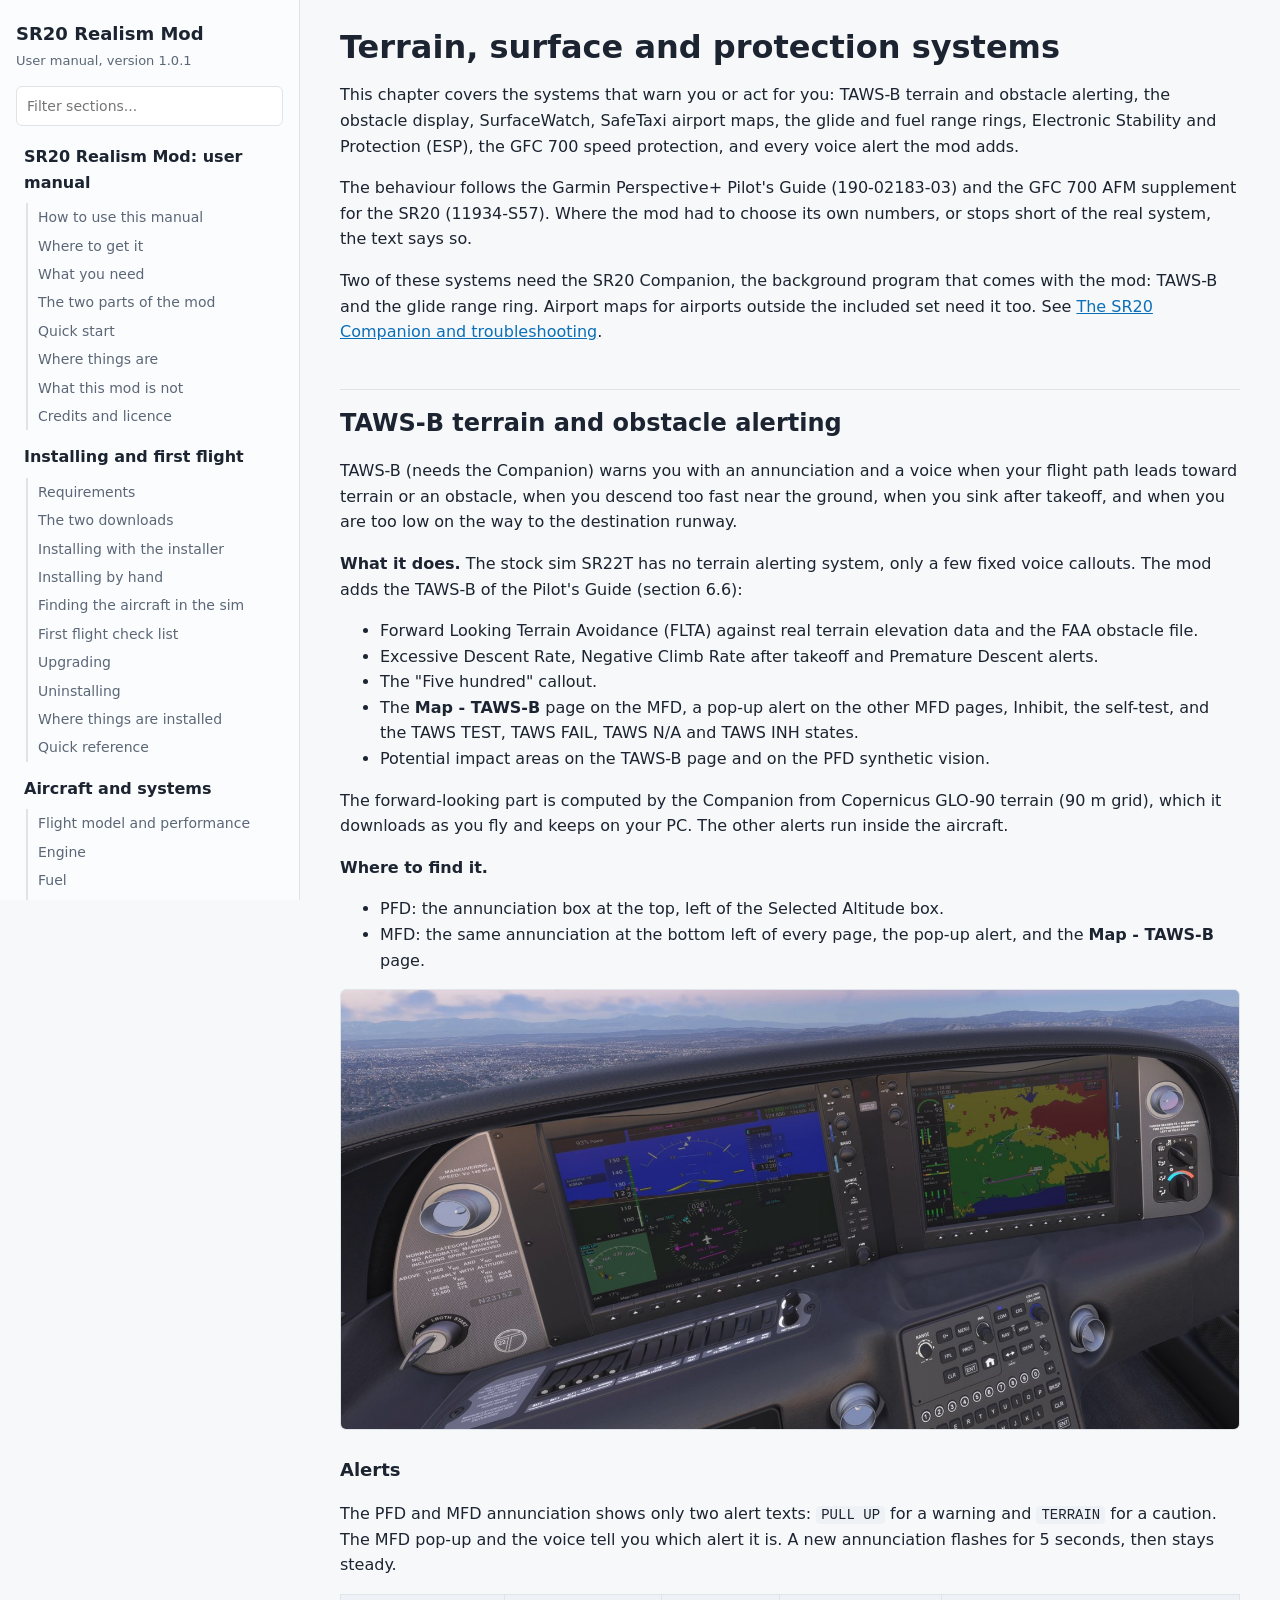
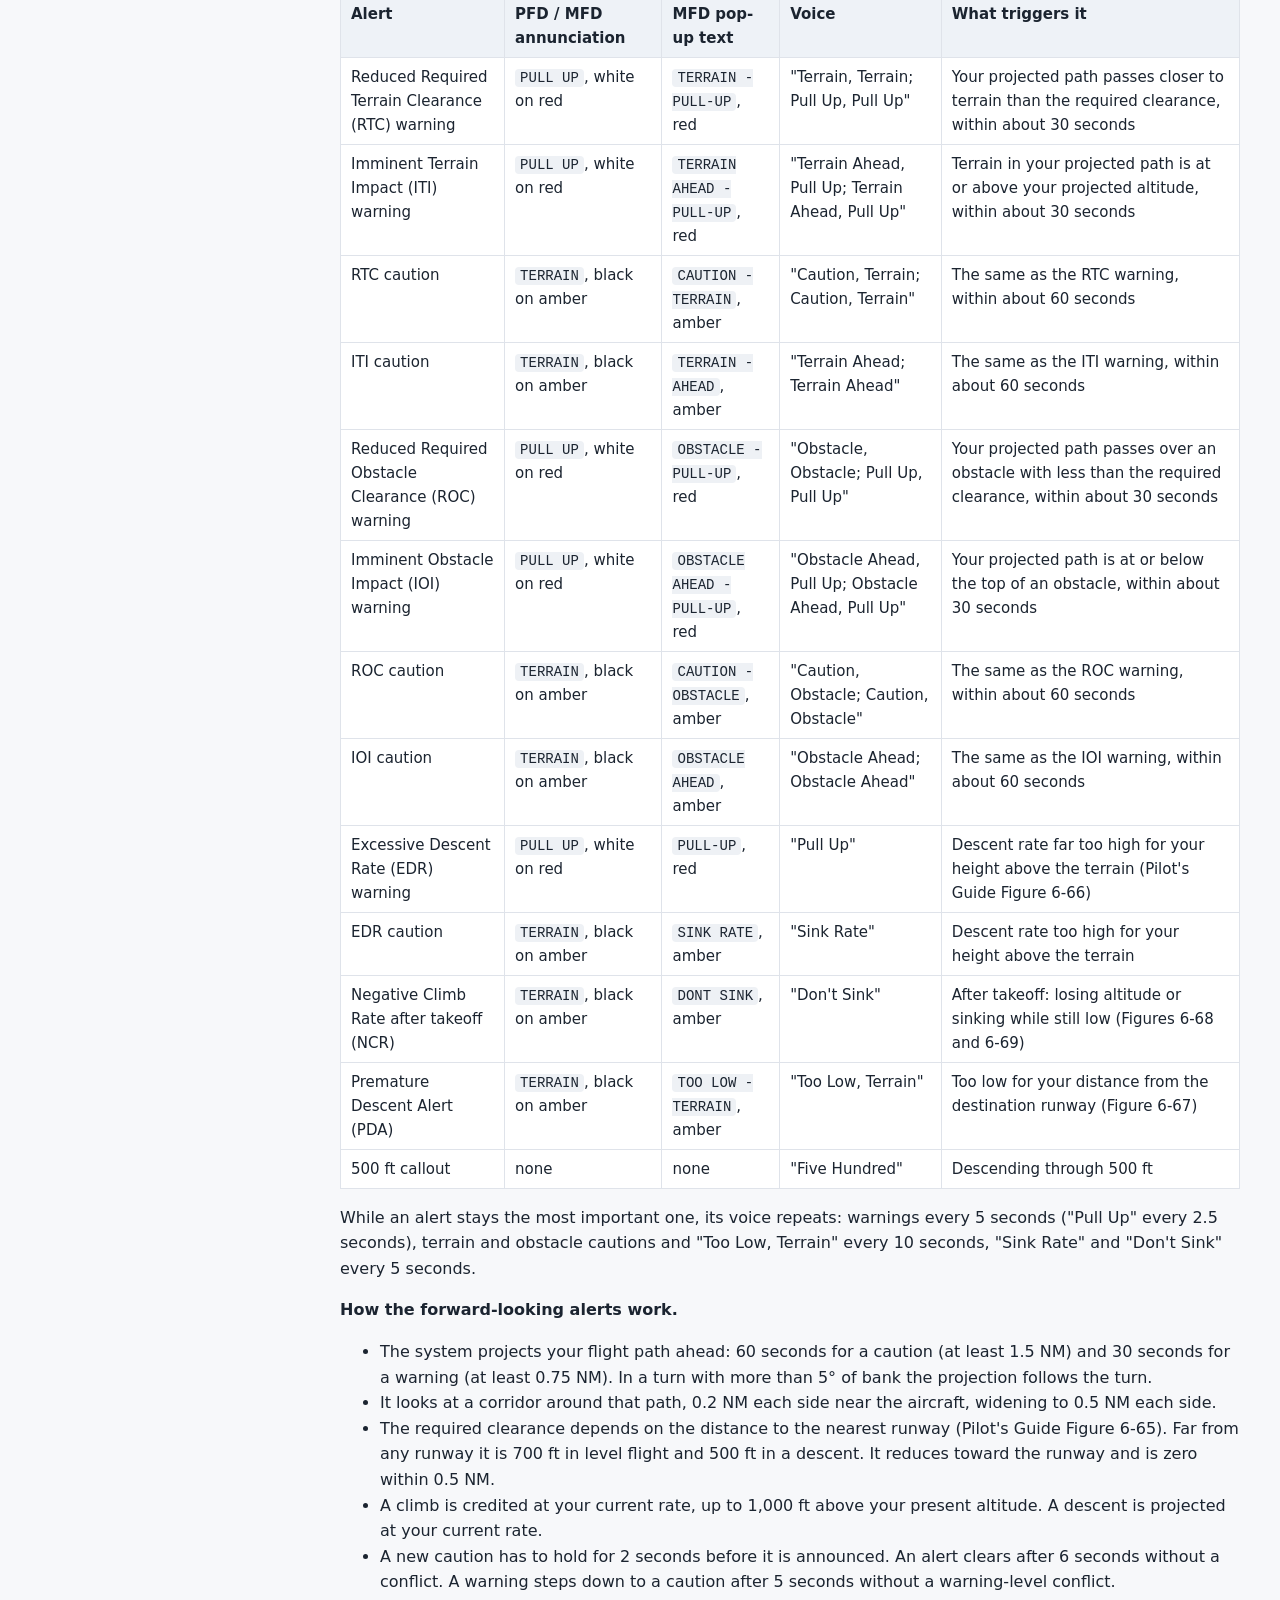
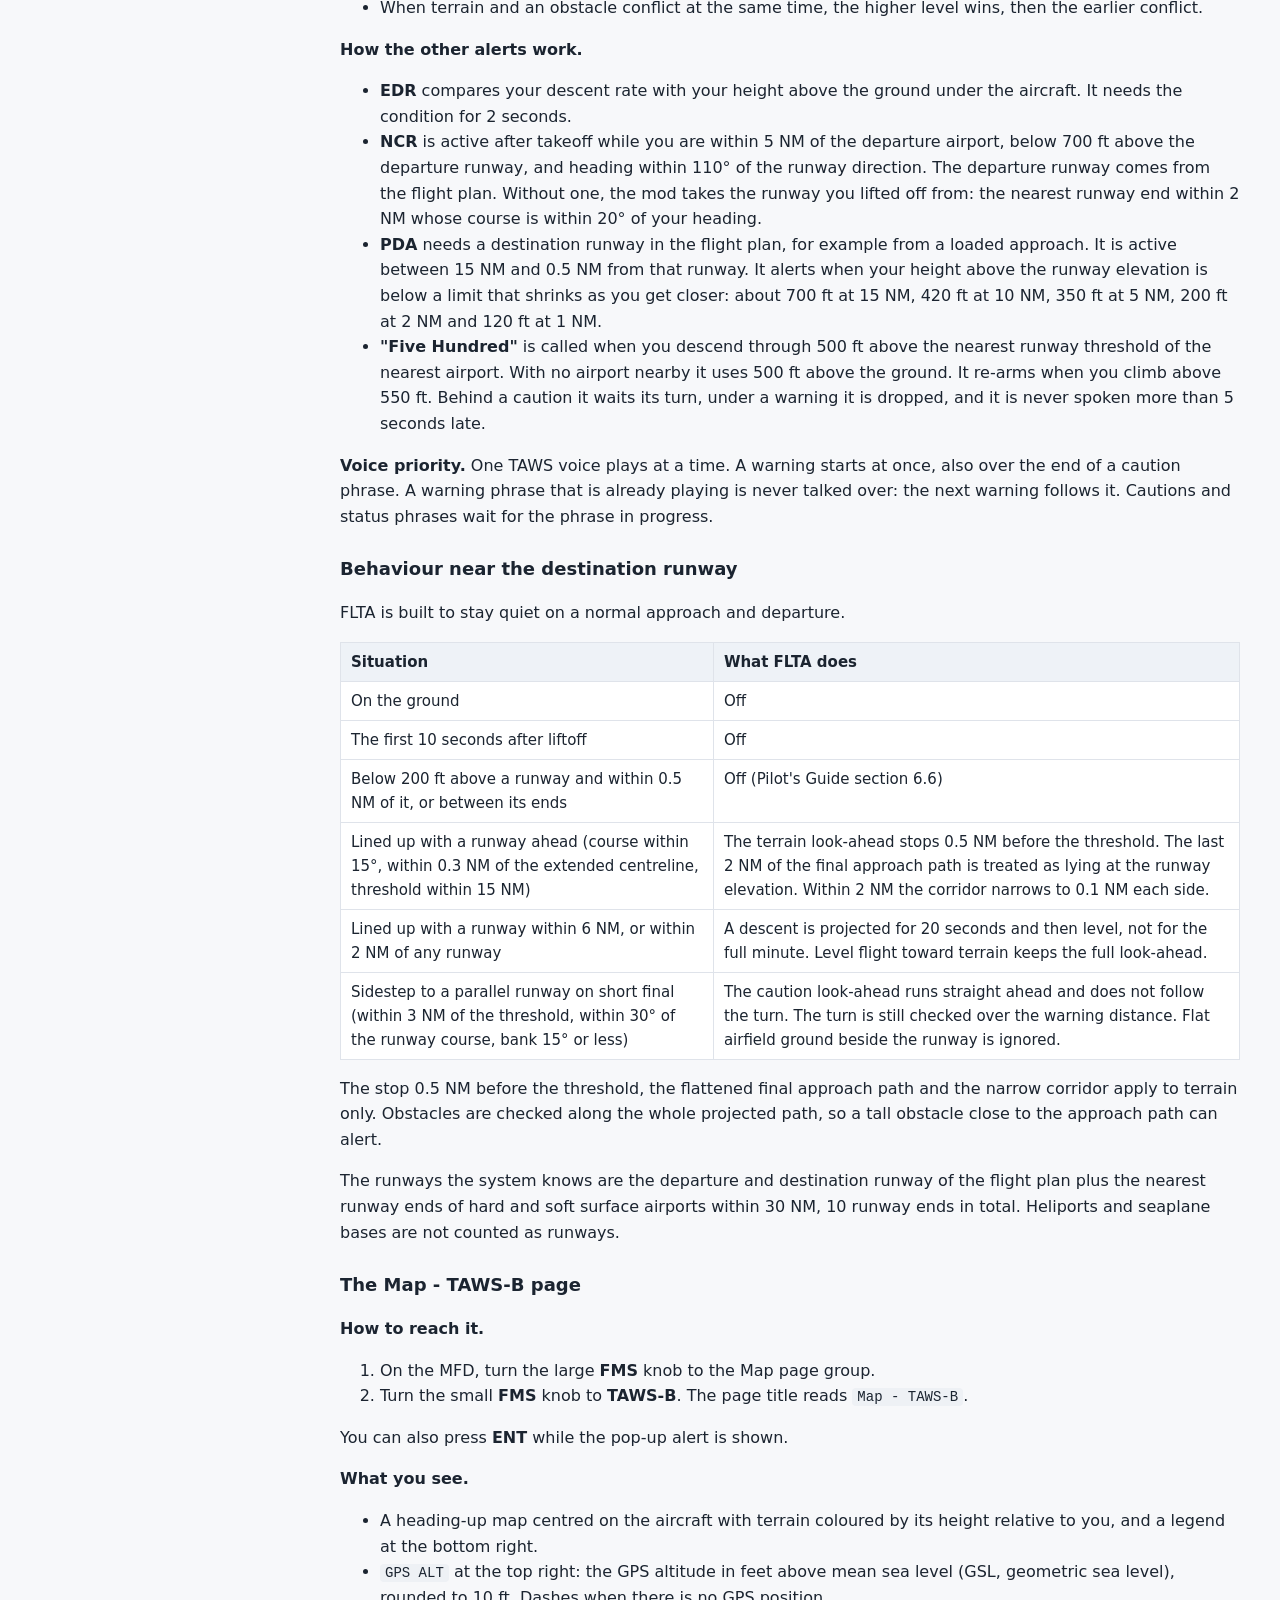
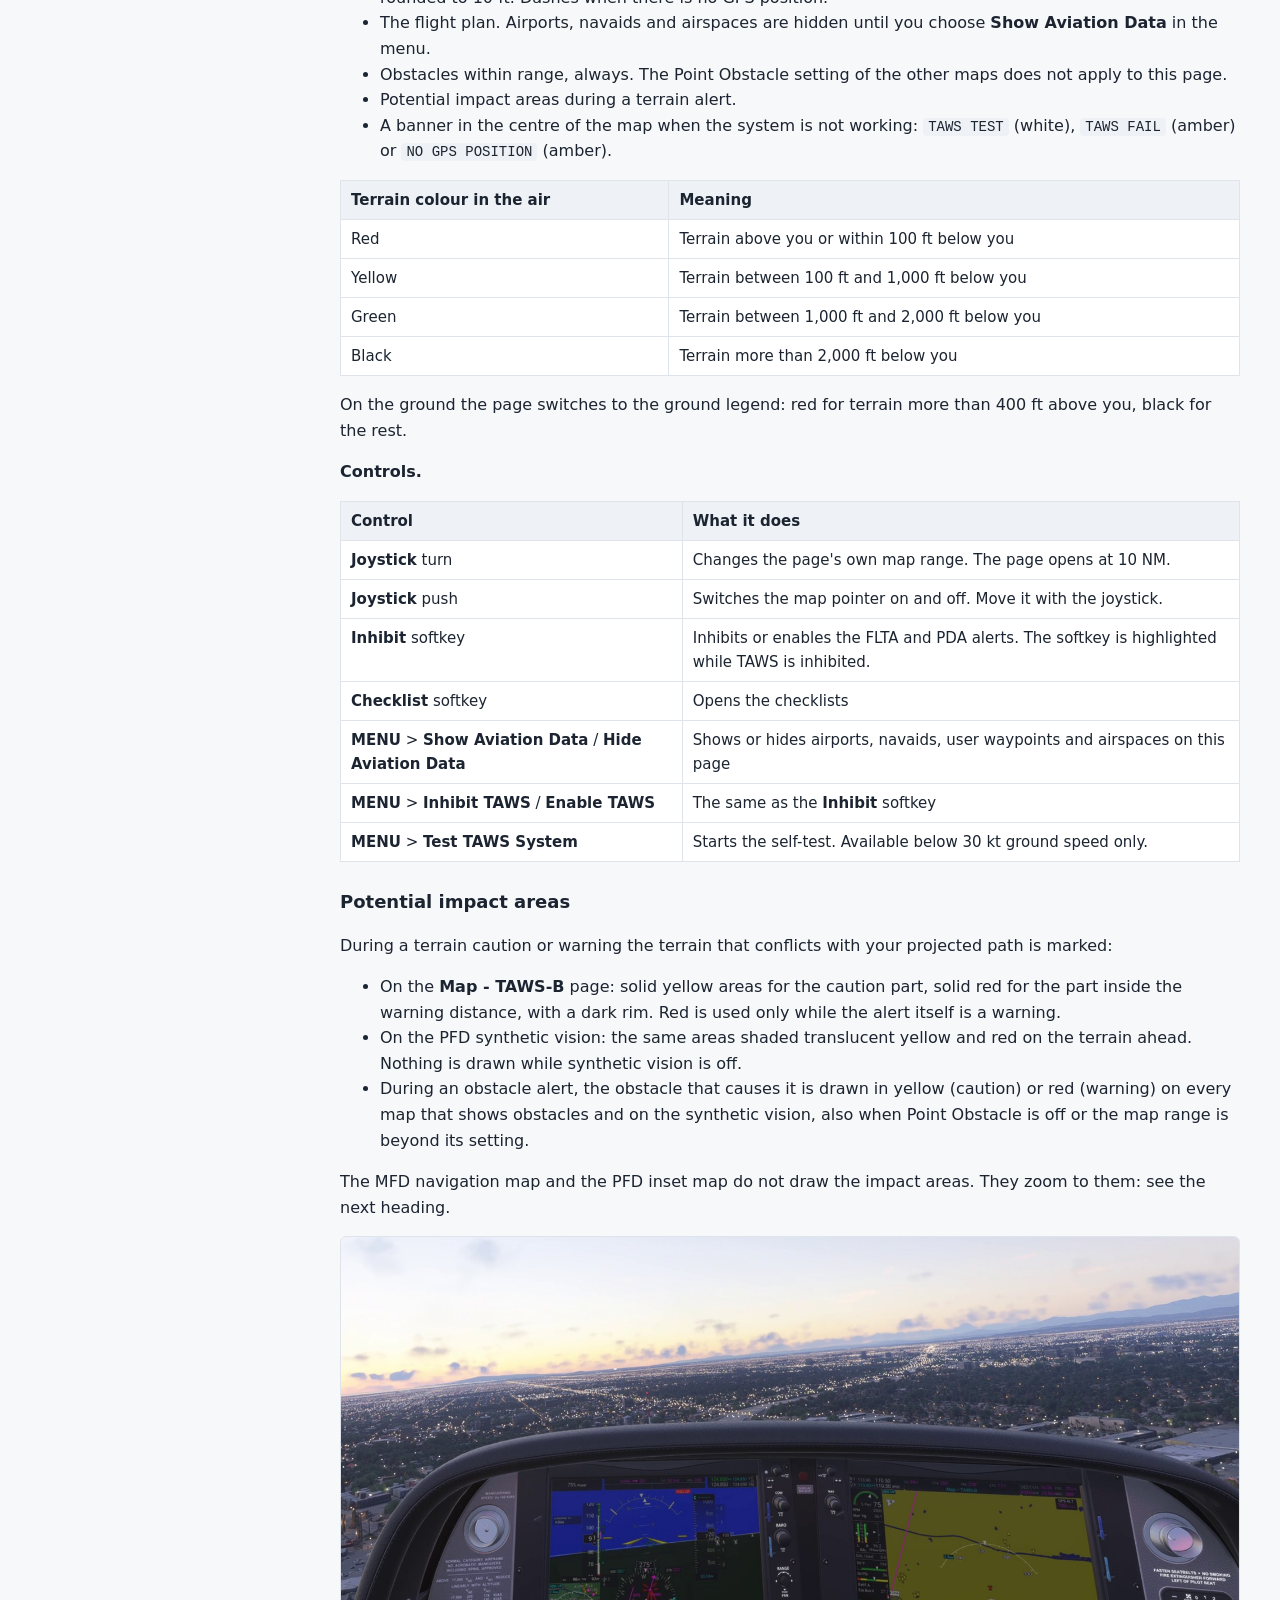
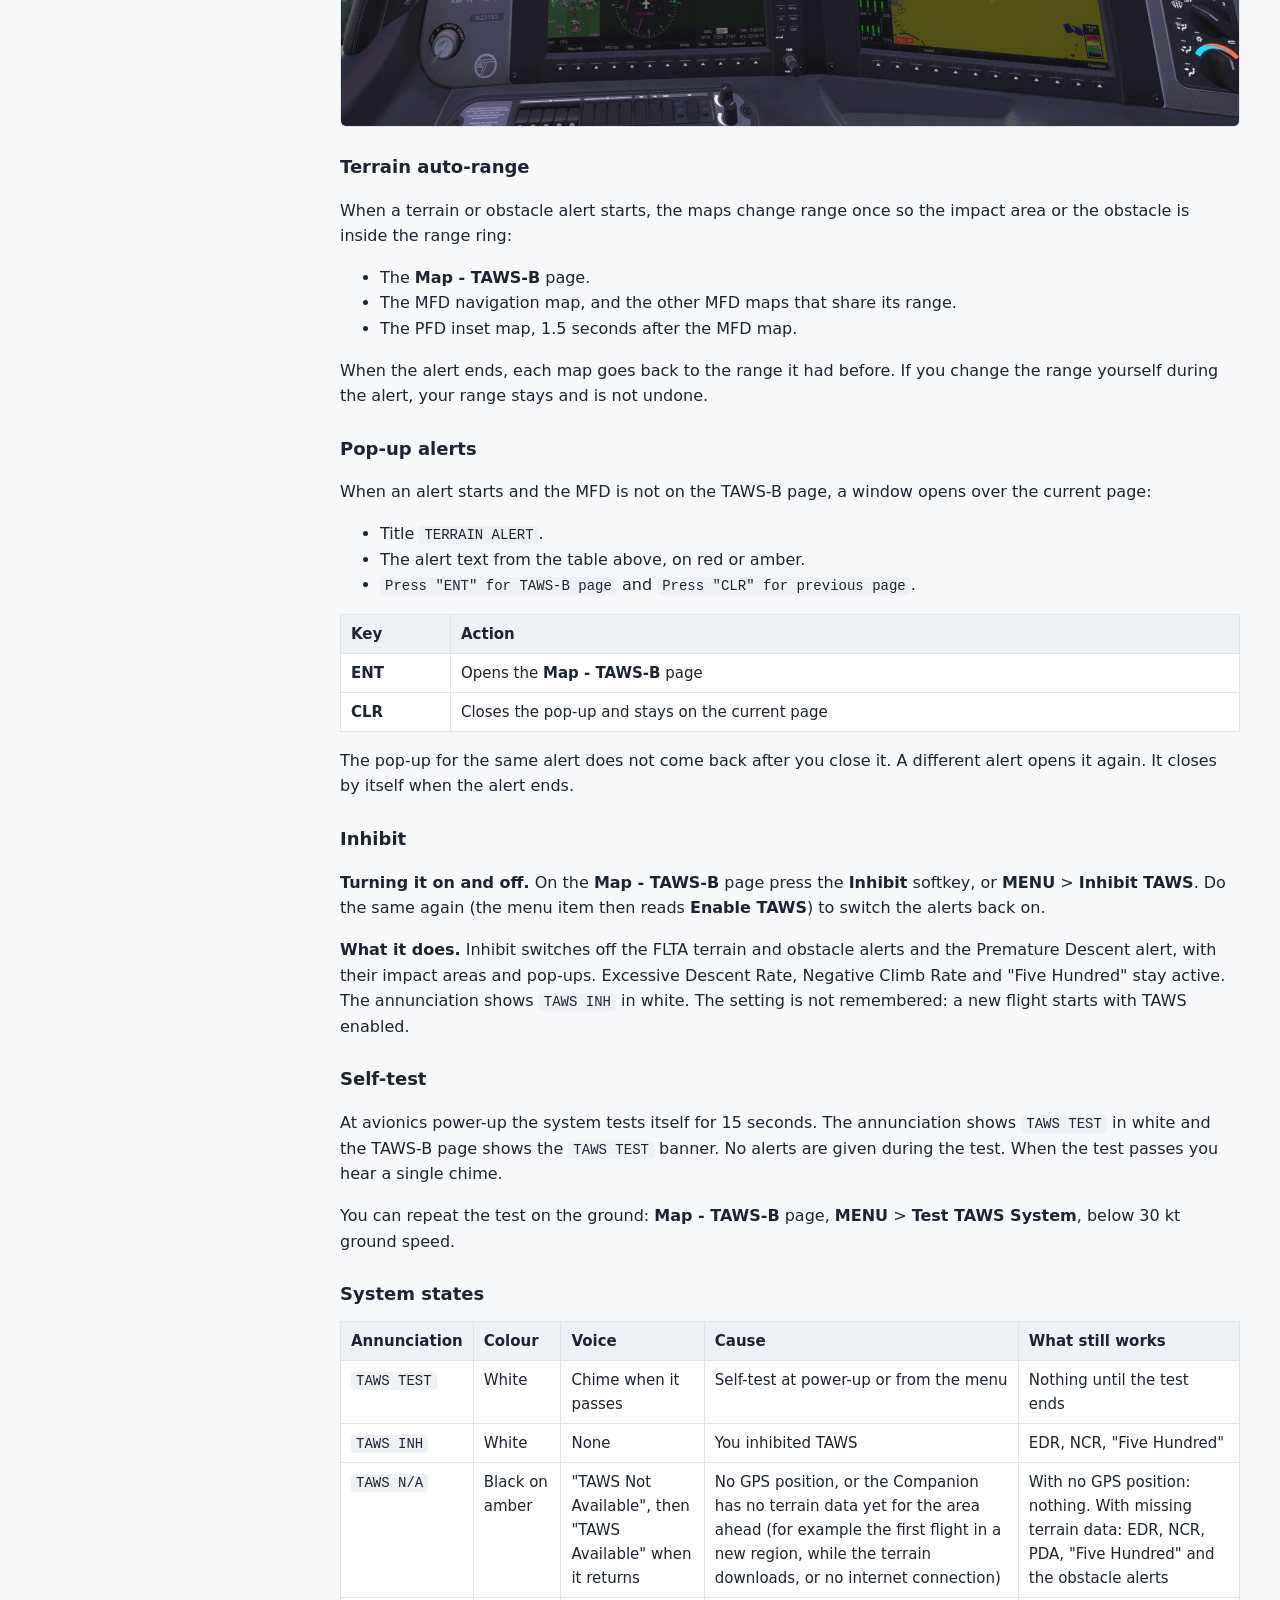
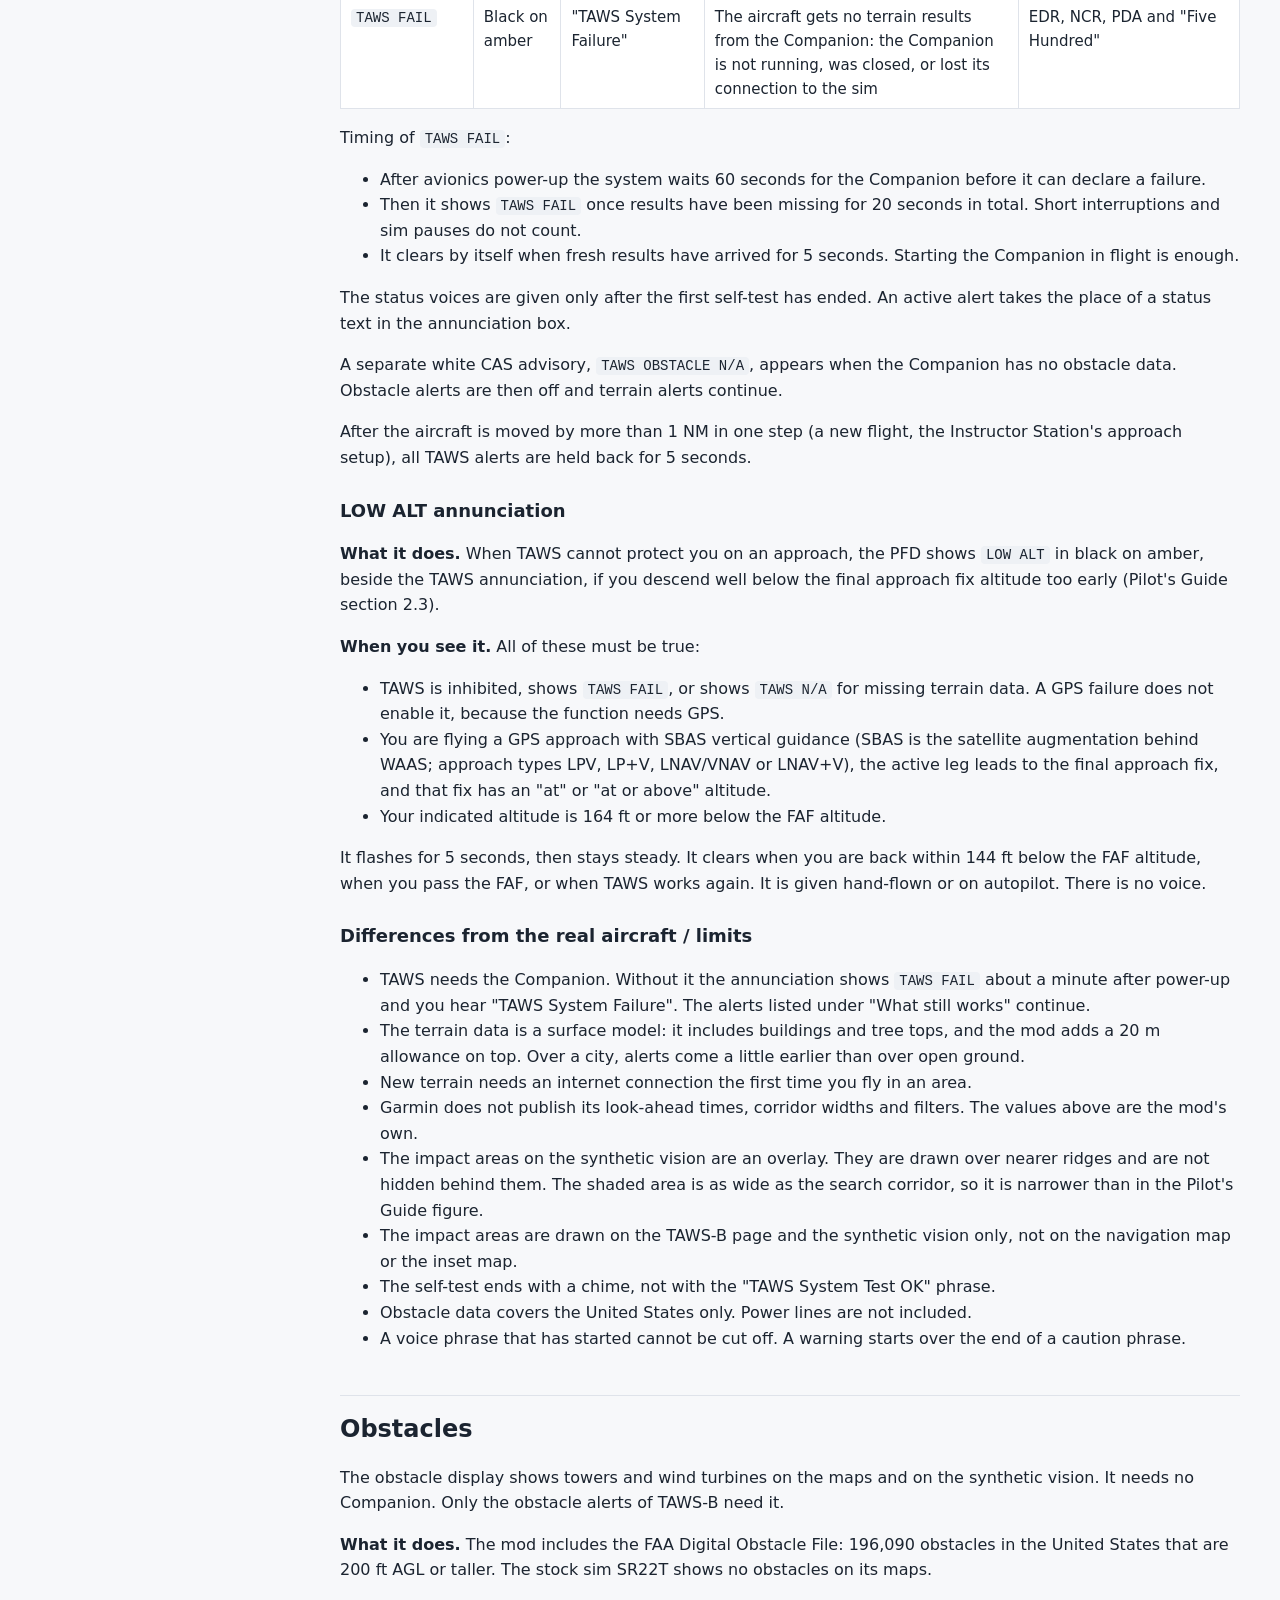
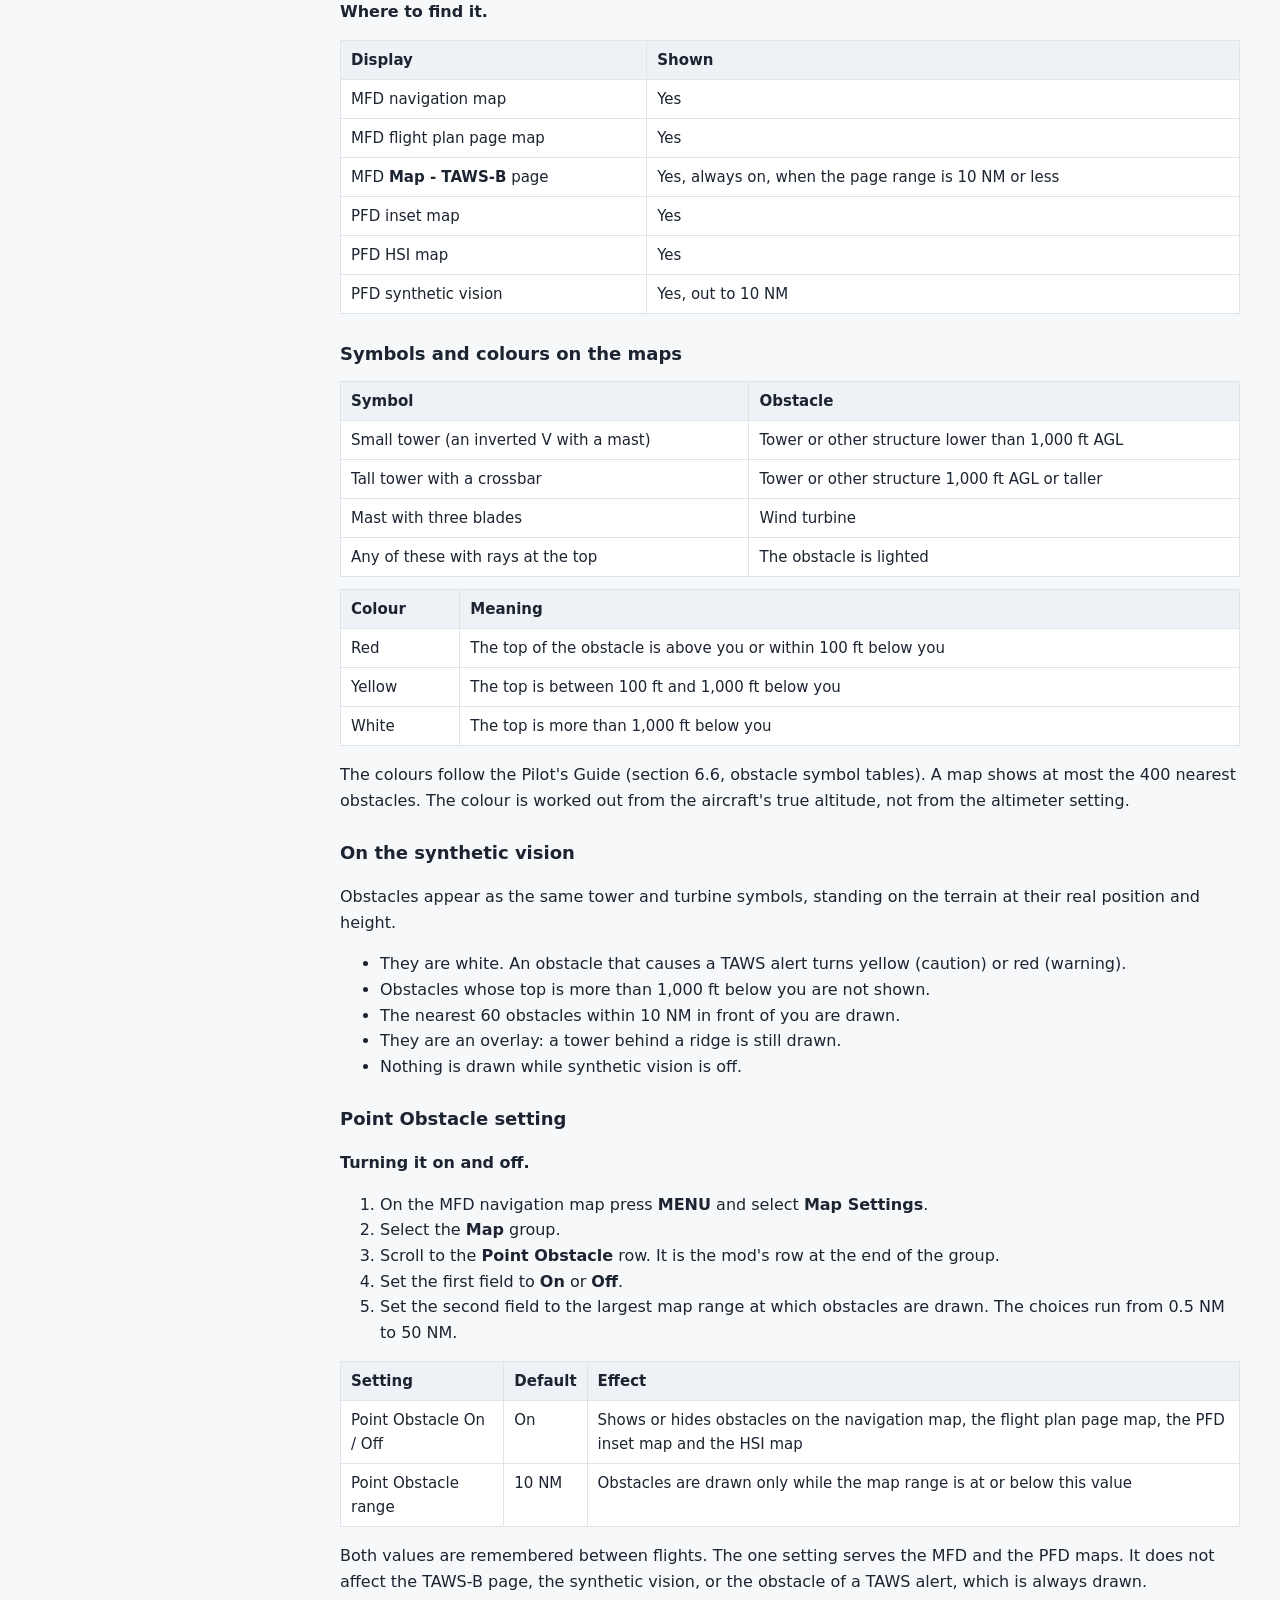
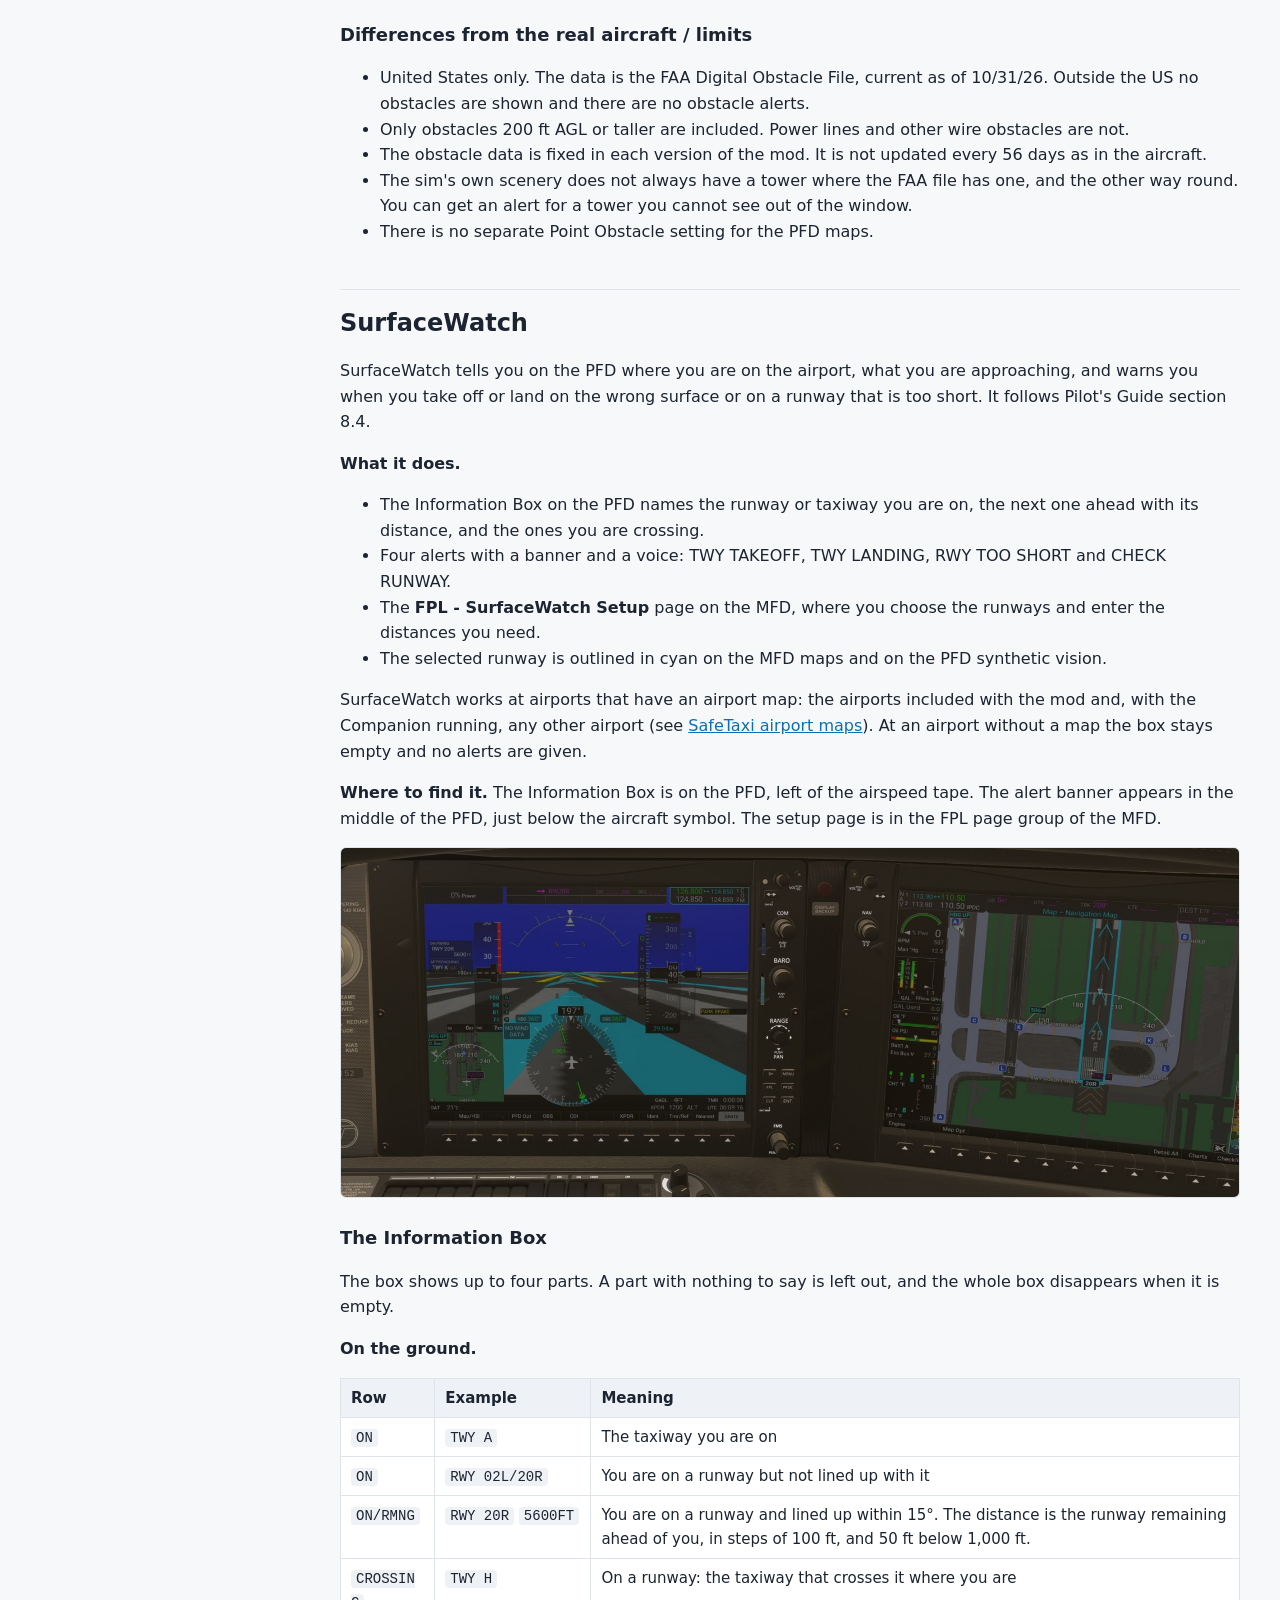
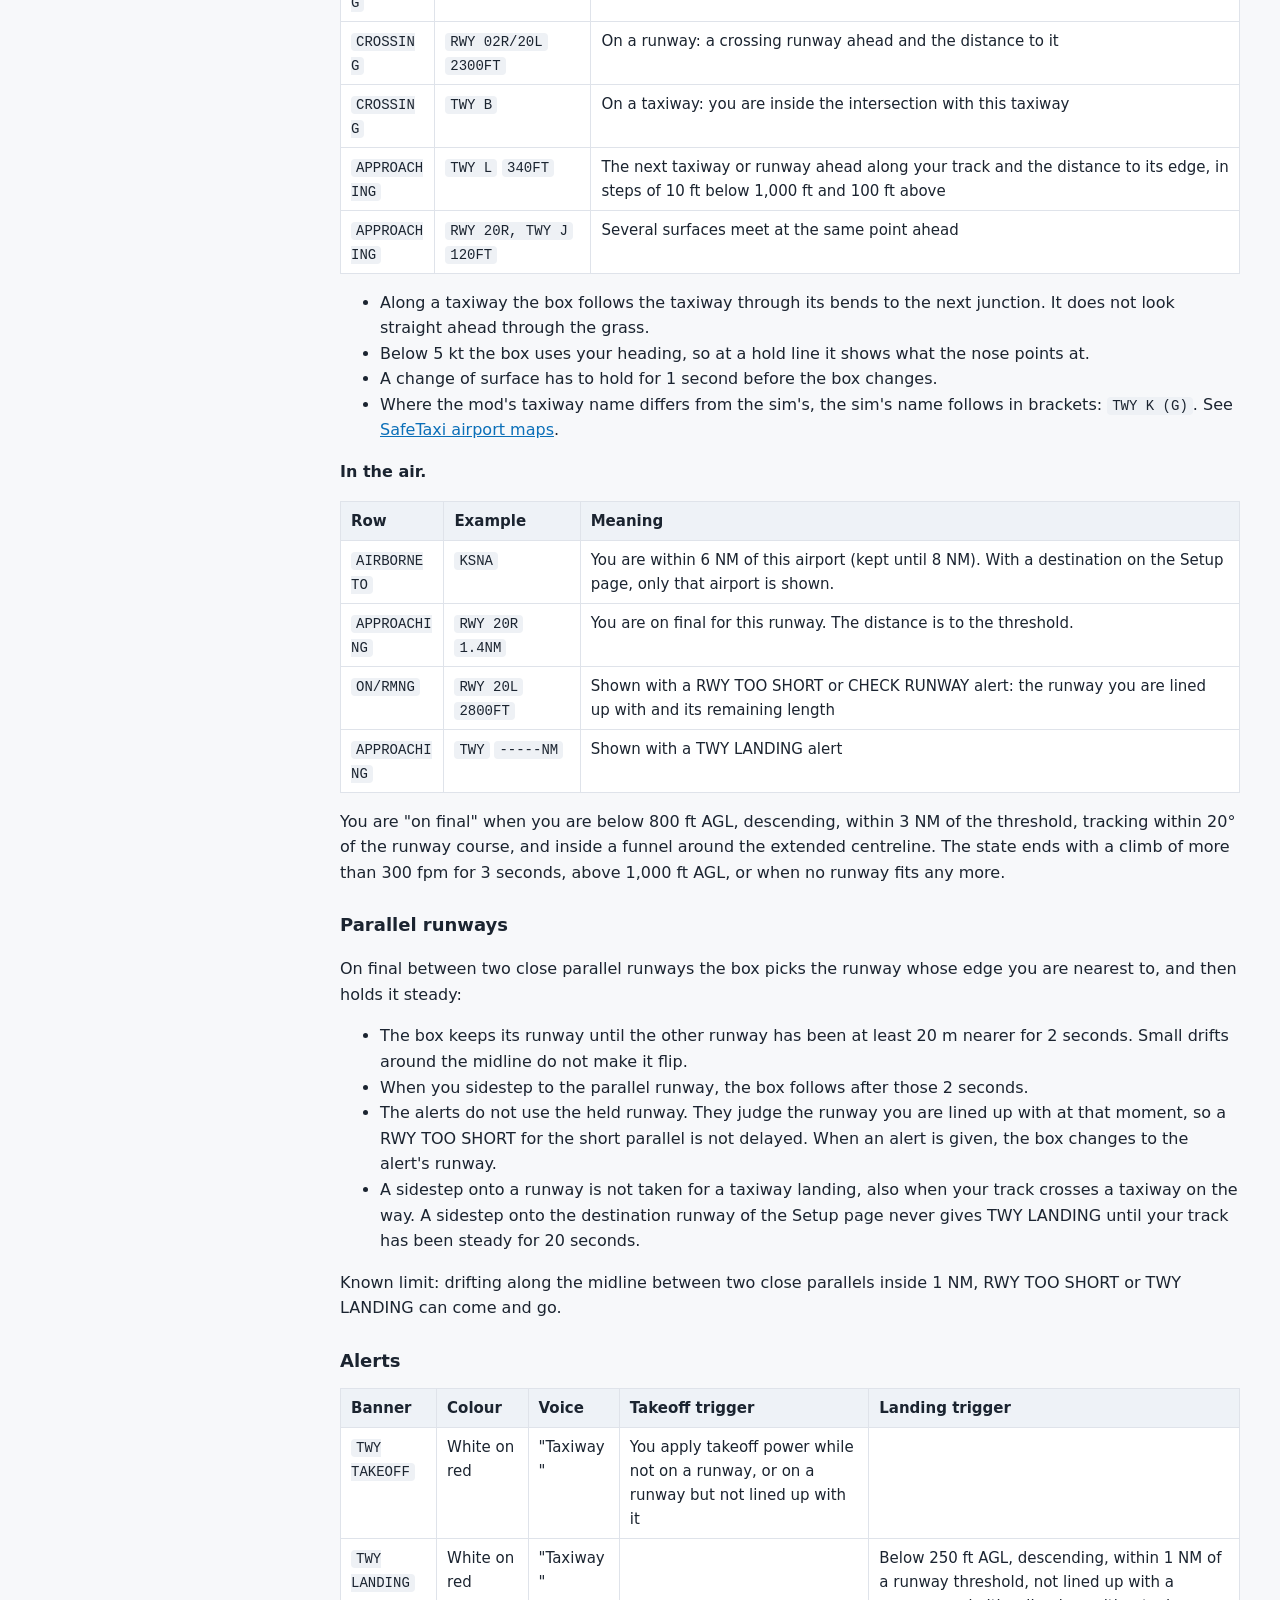
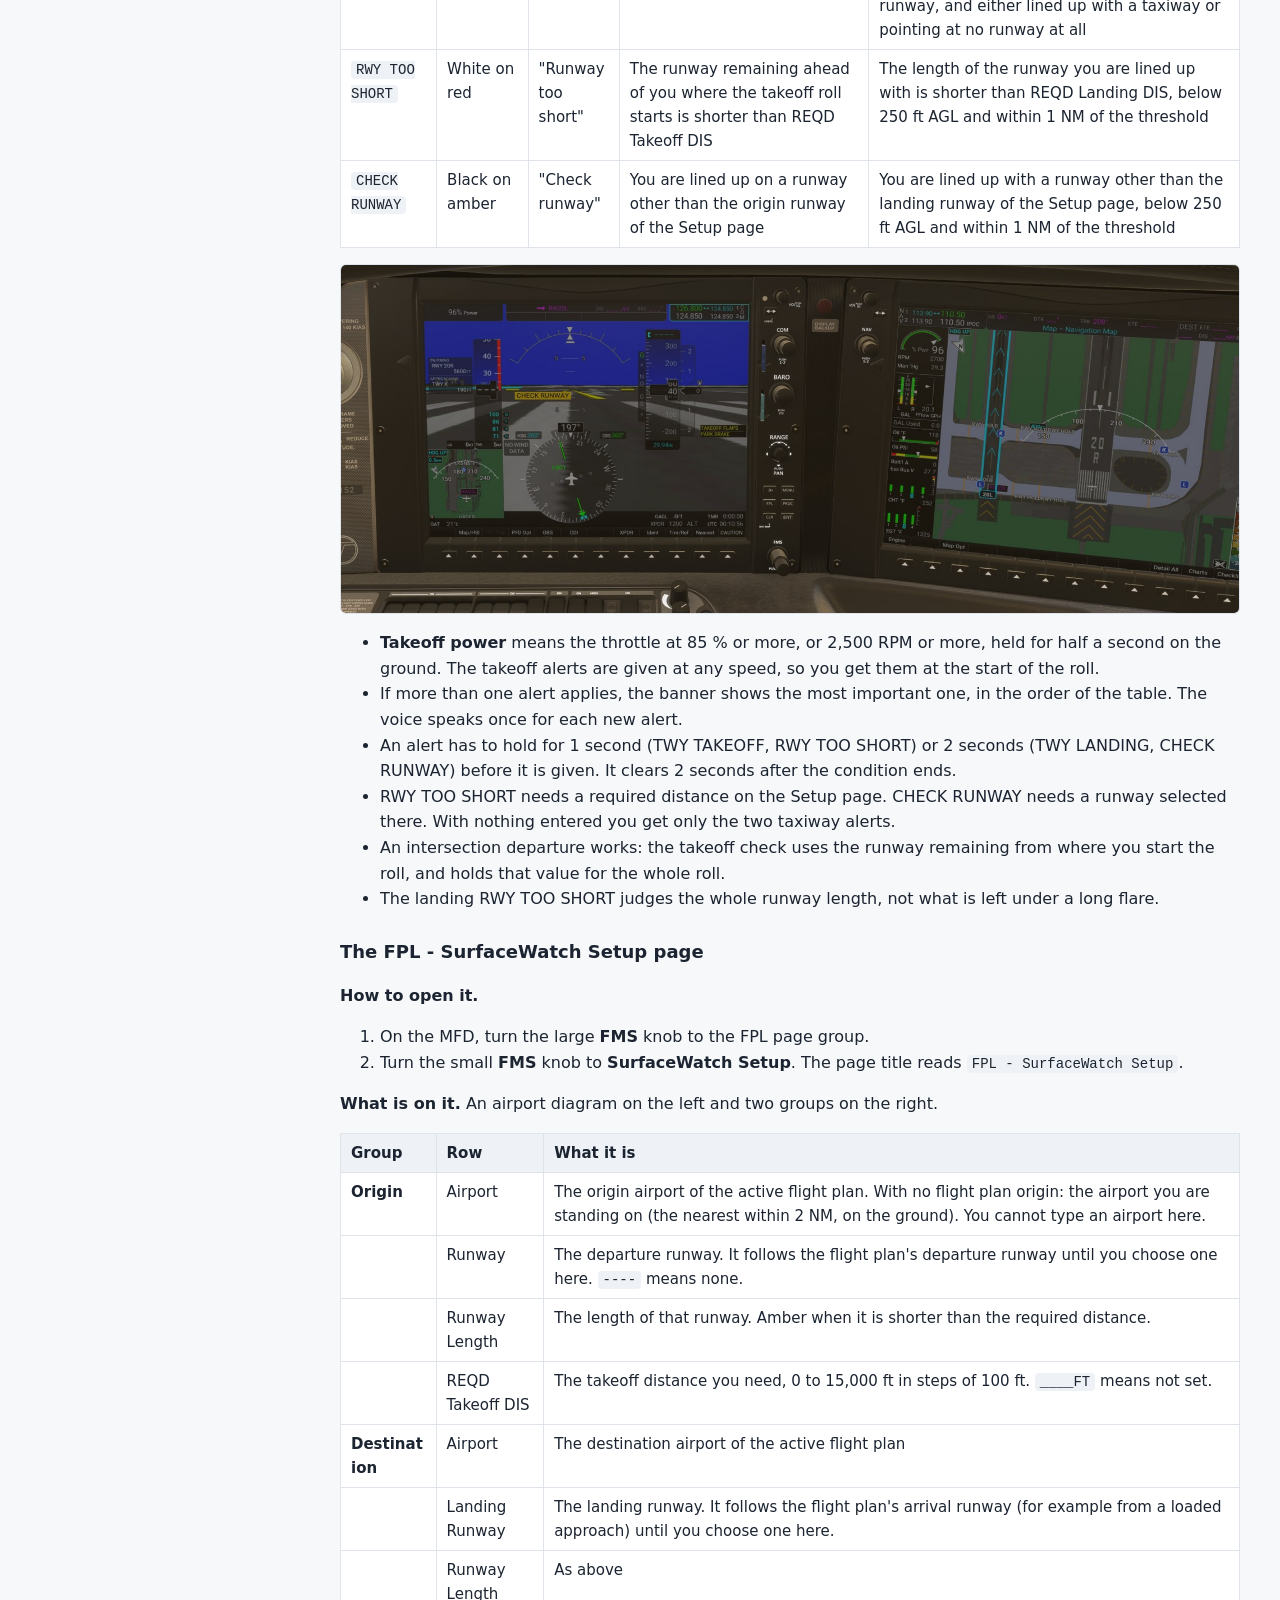
<file: docs/safety-systems.html>
<!doctype html>
<html lang="en"><head><meta charset="utf-8"><meta name="viewport" content="width=device-width,initial-scale=1">
<title>Terrain, surface and protection systems - SR20 Realism Mod manual</title>
<meta name="description" content="Terrain, surface and protection systems: user manual of the SR20 Realism Mod for Microsoft Flight Simulator 2024.">
<link rel="stylesheet" href="style.css"></head>
<body><div class="wrap">
<nav class="side"><p class="brand">SR20 Realism Mod</p><p class="ver">User manual, version 1.0.1</p>
<input id="q" type="search" placeholder="Filter sections..." aria-label="Filter sections">
<ul><li class="page"><a href="index.html">SR20 Realism Mod: user manual</a><ul class="secs"><li><a href="index.html#how-to-use-this-manual">How to use this manual</a></li><li><a href="index.html#where-to-get-it">Where to get it</a></li><li><a href="index.html#what-you-need">What you need</a></li><li><a href="index.html#the-two-parts-of-the-mod">The two parts of the mod</a></li><li><a href="index.html#quick-start">Quick start</a></li><li><a href="index.html#where-things-are">Where things are</a></li><li><a href="index.html#what-this-mod-is-not">What this mod is not</a></li><li><a href="index.html#credits-and-licence">Credits and licence</a></li></ul></li><li class="page"><a href="install.html">Installing and first flight</a><ul class="secs"><li><a href="install.html#requirements">Requirements</a></li><li><a href="install.html#the-two-downloads">The two downloads</a></li><li><a href="install.html#installing-with-the-installer">Installing with the installer</a></li><li><a href="install.html#installing-by-hand">Installing by hand</a></li><li><a href="install.html#finding-the-aircraft-in-the-sim">Finding the aircraft in the sim</a></li><li><a href="install.html#first-flight-check-list">First flight check list</a></li><li><a href="install.html#upgrading">Upgrading</a></li><li><a href="install.html#uninstalling">Uninstalling</a></li><li><a href="install.html#where-things-are-installed">Where things are installed</a></li><li><a href="install.html#quick-reference">Quick reference</a></li></ul></li><li class="page"><a href="aircraft-systems.html">Aircraft and systems</a><ul class="secs"><li><a href="aircraft-systems.html#flight-model-and-performance">Flight model and performance</a></li><li><a href="aircraft-systems.html#engine">Engine</a></li><li><a href="aircraft-systems.html#fuel">Fuel</a></li><li><a href="aircraft-systems.html#engine-and-system-displays">Engine and system displays</a></li><li><a href="aircraft-systems.html#cas-alerts-and-messages">CAS alerts and messages</a></li><li><a href="aircraft-systems.html#electrical-system">Electrical system</a></li><li><a href="aircraft-systems.html#circuit-breaker-panel">Circuit breaker panel</a></li><li><a href="aircraft-systems.html#equipment-removed-versus-the-sr22t">Equipment removed versus the SR22T</a></li><li><a href="aircraft-systems.html#checklists">Checklists</a></li><li><a href="aircraft-systems.html#quick-reference">Quick reference</a></li></ul></li><li class="page cur"><a href="safety-systems.html">Terrain, surface and protection systems</a><ul class="secs"><li><a href="safety-systems.html#taws-b-terrain-and-obstacle-alerting">TAWS-B terrain and obstacle alerting</a></li><li><a href="safety-systems.html#obstacles">Obstacles</a></li><li><a href="safety-systems.html#surfacewatch">SurfaceWatch</a></li><li><a href="safety-systems.html#safetaxi-airport-maps">SafeTaxi airport maps</a></li><li><a href="safety-systems.html#glide-range-ring-and-fuel-range-ring">Glide range ring and fuel range ring</a></li><li><a href="safety-systems.html#electronic-stability-and-protection-esp">Electronic Stability and Protection (ESP)</a></li><li><a href="safety-systems.html#gfc-700-speed-protection">GFC 700 speed protection</a></li><li><a href="safety-systems.html#voice-alerts">Voice alerts</a></li><li><a href="safety-systems.html#quick-reference">Quick reference</a></li></ul></li><li class="page"><a href="autopilot-fms.html">Autopilot, flight plan and connected devices</a><ul class="secs"><li><a href="autopilot-fms.html#autopilot-and-g1000-behaviour">Autopilot and G1000 behaviour</a></li><li><a href="autopilot-fms.html#autopilot-disconnect">Autopilot disconnect</a></li><li><a href="autopilot-fms.html#navigraph-charts">Navigraph charts</a></li><li><a href="autopilot-fms.html#ipad-and-foreflight-link">iPad and ForeFlight link</a></li><li><a href="autopilot-fms.html#realsimgear-cirrus-yoke-force-feel">RealSimGear Cirrus yoke force feel</a></li><li><a href="autopilot-fms.html#quick-reference">Quick reference</a></li></ul></li><li class="page"><a href="instructor-station.html">Instructor Station</a><ul class="secs"><li><a href="instructor-station.html#opening-the-panel">Opening the panel</a></li><li><a href="instructor-station.html#failures-tab">FAILURES tab</a></li><li><a href="instructor-station.html#approach-tab">APPROACH tab</a></li><li><a href="instructor-station.html#debrief-tab">DEBRIEF tab</a></li><li><a href="instructor-station.html#scores-tab">SCORES tab</a></li><li><a href="instructor-station.html#worked-example">Worked example</a></li><li><a href="instructor-station.html#quick-reference">Quick reference</a></li></ul></li><li class="page"><a href="companion-troubleshooting.html">The SR20 Companion and troubleshooting</a><ul class="secs"><li><a href="companion-troubleshooting.html#what-the-companion-is">What the Companion is</a></li><li><a href="companion-troubleshooting.html#the-tray-icon-needs-the-companion">The tray icon (needs the Companion)</a></li><li><a href="companion-troubleshooting.html#start-with-windows-needs-the-companion">Start with Windows (needs the Companion)</a></li><li><a href="companion-troubleshooting.html#what-the-companion-does-on-your-pc-and-network-needs-the-companion">What the Companion does on your PC and network (needs the Companion)</a></li><li><a href="companion-troubleshooting.html#troubleshooting">Troubleshooting</a></li><li><a href="companion-troubleshooting.html#known-limitations">Known limitations</a></li><li><a href="companion-troubleshooting.html#quick-reference">Quick reference</a></li></ul></li></ul></nav>
<main><h1>Terrain, surface and protection systems</h1>
<p>This chapter covers the systems that warn you or act for you: TAWS-B terrain and obstacle alerting, the obstacle
display, SurfaceWatch, SafeTaxi airport maps, the glide and fuel range rings, Electronic Stability and Protection
(ESP), the GFC 700 speed protection, and every voice alert the mod adds.</p>
<p>The behaviour follows the Garmin Perspective+ Pilot's Guide (190-02183-03) and the GFC 700 AFM supplement for the
SR20 (11934-S57). Where the mod had to choose its own numbers, or stops short of the real system, the text says so.</p>
<p>Two of these systems need the SR20 Companion, the background program that comes with the mod: TAWS-B and the glide
range ring. Airport maps for airports outside the included set need it too. See
<a href="companion-troubleshooting.html">The SR20 Companion and troubleshooting</a>.</p>
<h2 id="taws-b-terrain-and-obstacle-alerting">TAWS-B terrain and obstacle alerting</h2>
<p>TAWS-B (needs the Companion) warns you with an annunciation and a voice when your flight path leads toward terrain or
an obstacle, when you descend too fast near the ground, when you sink after takeoff, and when you are too low on the
way to the destination runway.</p>
<p><strong>What it does.</strong> The stock sim SR22T has no terrain alerting system, only a few fixed voice callouts. The mod adds
the TAWS-B of the Pilot's Guide (section 6.6):</p>
<ul>
<li>Forward Looking Terrain Avoidance (FLTA) against real terrain elevation data and the FAA obstacle file.</li>
<li>Excessive Descent Rate, Negative Climb Rate after takeoff and Premature Descent alerts.</li>
<li>The "Five hundred" callout.</li>
<li>The <strong>Map - TAWS-B</strong> page on the MFD, a pop-up alert on the other MFD pages, Inhibit, the self-test, and the
  TAWS TEST, TAWS FAIL, TAWS N/A and TAWS INH states.</li>
<li>Potential impact areas on the TAWS-B page and on the PFD synthetic vision.</li>
</ul>
<p>The forward-looking part is computed by the Companion from Copernicus GLO-90 terrain (90 m grid), which it downloads
as you fly and keeps on your PC. The other alerts run inside the aircraft.</p>
<p><strong>Where to find it.</strong></p>
<ul>
<li>PFD: the annunciation box at the top, left of the Selected Altitude box.</li>
<li>MFD: the same annunciation at the bottom left of every page, the pop-up alert, and the <strong>Map - TAWS-B</strong> page.</li>
</ul>
<p><img loading="lazy" alt="The MFD Map - TAWS-B page during a terrain alert, with red and yellow impact areas ahead of the aircraft" src="img/taws-page.jpg" /></p>
<h3 id="alerts">Alerts</h3>
<p>The PFD and MFD annunciation shows only two alert texts: <code>PULL UP</code> for a warning and <code>TERRAIN</code> for a caution. The
MFD pop-up and the voice tell you which alert it is. A new annunciation flashes for 5 seconds, then stays steady.</p>
<div class="tw"><table>
<thead>
<tr>
<th>Alert</th>
<th>PFD / MFD annunciation</th>
<th>MFD pop-up text</th>
<th>Voice</th>
<th>What triggers it</th>
</tr>
</thead>
<tbody>
<tr>
<td>Reduced Required Terrain Clearance (RTC) warning</td>
<td><code>PULL UP</code>, white on red</td>
<td><code>TERRAIN - PULL-UP</code>, red</td>
<td>"Terrain, Terrain; Pull Up, Pull Up"</td>
<td>Your projected path passes closer to terrain than the required clearance, within about 30 seconds</td>
</tr>
<tr>
<td>Imminent Terrain Impact (ITI) warning</td>
<td><code>PULL UP</code>, white on red</td>
<td><code>TERRAIN AHEAD - PULL-UP</code>, red</td>
<td>"Terrain Ahead, Pull Up; Terrain Ahead, Pull Up"</td>
<td>Terrain in your projected path is at or above your projected altitude, within about 30 seconds</td>
</tr>
<tr>
<td>RTC caution</td>
<td><code>TERRAIN</code>, black on amber</td>
<td><code>CAUTION - TERRAIN</code>, amber</td>
<td>"Caution, Terrain; Caution, Terrain"</td>
<td>The same as the RTC warning, within about 60 seconds</td>
</tr>
<tr>
<td>ITI caution</td>
<td><code>TERRAIN</code>, black on amber</td>
<td><code>TERRAIN - AHEAD</code>, amber</td>
<td>"Terrain Ahead; Terrain Ahead"</td>
<td>The same as the ITI warning, within about 60 seconds</td>
</tr>
<tr>
<td>Reduced Required Obstacle Clearance (ROC) warning</td>
<td><code>PULL UP</code>, white on red</td>
<td><code>OBSTACLE - PULL-UP</code>, red</td>
<td>"Obstacle, Obstacle; Pull Up, Pull Up"</td>
<td>Your projected path passes over an obstacle with less than the required clearance, within about 30 seconds</td>
</tr>
<tr>
<td>Imminent Obstacle Impact (IOI) warning</td>
<td><code>PULL UP</code>, white on red</td>
<td><code>OBSTACLE AHEAD - PULL-UP</code>, red</td>
<td>"Obstacle Ahead, Pull Up; Obstacle Ahead, Pull Up"</td>
<td>Your projected path is at or below the top of an obstacle, within about 30 seconds</td>
</tr>
<tr>
<td>ROC caution</td>
<td><code>TERRAIN</code>, black on amber</td>
<td><code>CAUTION - OBSTACLE</code>, amber</td>
<td>"Caution, Obstacle; Caution, Obstacle"</td>
<td>The same as the ROC warning, within about 60 seconds</td>
</tr>
<tr>
<td>IOI caution</td>
<td><code>TERRAIN</code>, black on amber</td>
<td><code>OBSTACLE AHEAD</code>, amber</td>
<td>"Obstacle Ahead; Obstacle Ahead"</td>
<td>The same as the IOI warning, within about 60 seconds</td>
</tr>
<tr>
<td>Excessive Descent Rate (EDR) warning</td>
<td><code>PULL UP</code>, white on red</td>
<td><code>PULL-UP</code>, red</td>
<td>"Pull Up"</td>
<td>Descent rate far too high for your height above the terrain (Pilot's Guide Figure 6-66)</td>
</tr>
<tr>
<td>EDR caution</td>
<td><code>TERRAIN</code>, black on amber</td>
<td><code>SINK RATE</code>, amber</td>
<td>"Sink Rate"</td>
<td>Descent rate too high for your height above the terrain</td>
</tr>
<tr>
<td>Negative Climb Rate after takeoff (NCR)</td>
<td><code>TERRAIN</code>, black on amber</td>
<td><code>DONT SINK</code>, amber</td>
<td>"Don't Sink"</td>
<td>After takeoff: losing altitude or sinking while still low (Figures 6-68 and 6-69)</td>
</tr>
<tr>
<td>Premature Descent Alert (PDA)</td>
<td><code>TERRAIN</code>, black on amber</td>
<td><code>TOO LOW - TERRAIN</code>, amber</td>
<td>"Too Low, Terrain"</td>
<td>Too low for your distance from the destination runway (Figure 6-67)</td>
</tr>
<tr>
<td>500 ft callout</td>
<td>none</td>
<td>none</td>
<td>"Five Hundred"</td>
<td>Descending through 500 ft</td>
</tr>
</tbody>
</table></div>
<p>While an alert stays the most important one, its voice repeats: warnings every 5 seconds ("Pull Up" every 2.5
seconds), terrain and obstacle cautions and "Too Low, Terrain" every 10 seconds, "Sink Rate" and "Don't Sink" every
5 seconds.</p>
<p><strong>How the forward-looking alerts work.</strong></p>
<ul>
<li>The system projects your flight path ahead: 60 seconds for a caution (at least 1.5 NM) and 30 seconds for a warning
  (at least 0.75 NM). In a turn with more than 5° of bank the projection follows the turn.</li>
<li>It looks at a corridor around that path, 0.2 NM each side near the aircraft, widening to 0.5 NM each side.</li>
<li>The required clearance depends on the distance to the nearest runway (Pilot's Guide Figure 6-65). Far from any
  runway it is 700 ft in level flight and 500 ft in a descent. It reduces toward the runway and is zero within
  0.5 NM.</li>
<li>A climb is credited at your current rate, up to 1,000 ft above your present altitude. A descent is projected at
  your current rate.</li>
<li>A new caution has to hold for 2 seconds before it is announced. An alert clears after 6 seconds without a conflict.
  A warning steps down to a caution after 5 seconds without a warning-level conflict.</li>
<li>When terrain and an obstacle conflict at the same time, the higher level wins, then the earlier conflict.</li>
</ul>
<p><strong>How the other alerts work.</strong></p>
<ul>
<li><strong>EDR</strong> compares your descent rate with your height above the ground under the aircraft. It needs the condition
  for 2 seconds.</li>
<li><strong>NCR</strong> is active after takeoff while you are within 5 NM of the departure airport, below 700 ft above the
  departure runway, and heading within 110° of the runway direction. The departure runway comes from the flight
  plan. Without one, the mod takes the runway you lifted off from: the nearest runway end within 2 NM whose course is
  within 20° of your heading.</li>
<li><strong>PDA</strong> needs a destination runway in the flight plan, for example from a loaded approach. It is active between
  15 NM and 0.5 NM from that runway. It alerts when your height above the runway elevation is below a limit that
  shrinks as you get closer: about 700 ft at 15 NM, 420 ft at 10 NM, 350 ft at 5 NM, 200 ft at 2 NM and 120 ft at
  1 NM.</li>
<li><strong>"Five Hundred"</strong> is called when you descend through 500 ft above the nearest runway threshold of the nearest
  airport. With no airport nearby it uses 500 ft above the ground. It re-arms when you climb above 550 ft. Behind a
  caution it waits its turn, under a warning it is dropped, and it is never spoken more than 5 seconds late.</li>
</ul>
<p><strong>Voice priority.</strong> One TAWS voice plays at a time. A warning starts at once, also over the end of a caution phrase.
A warning phrase that is already playing is never talked over: the next warning follows it. Cautions and status
phrases wait for the phrase in progress.</p>
<h3 id="behaviour-near-the-destination-runway">Behaviour near the destination runway</h3>
<p>FLTA is built to stay quiet on a normal approach and departure.</p>
<div class="tw"><table>
<thead>
<tr>
<th>Situation</th>
<th>What FLTA does</th>
</tr>
</thead>
<tbody>
<tr>
<td>On the ground</td>
<td>Off</td>
</tr>
<tr>
<td>The first 10 seconds after liftoff</td>
<td>Off</td>
</tr>
<tr>
<td>Below 200 ft above a runway and within 0.5 NM of it, or between its ends</td>
<td>Off (Pilot's Guide section 6.6)</td>
</tr>
<tr>
<td>Lined up with a runway ahead (course within 15°, within 0.3 NM of the extended centreline, threshold within 15 NM)</td>
<td>The terrain look-ahead stops 0.5 NM before the threshold. The last 2 NM of the final approach path is treated as lying at the runway elevation. Within 2 NM the corridor narrows to 0.1 NM each side.</td>
</tr>
<tr>
<td>Lined up with a runway within 6 NM, or within 2 NM of any runway</td>
<td>A descent is projected for 20 seconds and then level, not for the full minute. Level flight toward terrain keeps the full look-ahead.</td>
</tr>
<tr>
<td>Sidestep to a parallel runway on short final (within 3 NM of the threshold, within 30° of the runway course, bank 15° or less)</td>
<td>The caution look-ahead runs straight ahead and does not follow the turn. The turn is still checked over the warning distance. Flat airfield ground beside the runway is ignored.</td>
</tr>
</tbody>
</table></div>
<p>The stop 0.5 NM before the threshold, the flattened final approach path and the narrow corridor apply to terrain
only. Obstacles are checked along the whole projected path, so a tall obstacle close to the approach path can alert.</p>
<p>The runways the system knows are the departure and destination runway of the flight plan plus the nearest runway
ends of hard and soft surface airports within 30 NM, 10 runway ends in total. Heliports and seaplane bases are not
counted as runways.</p>
<h3 id="the-map-taws-b-page">The Map - TAWS-B page</h3>
<p><strong>How to reach it.</strong></p>
<ol>
<li>On the MFD, turn the large <strong>FMS</strong> knob to the Map page group.</li>
<li>Turn the small <strong>FMS</strong> knob to <strong>TAWS-B</strong>. The page title reads <code>Map - TAWS-B</code>.</li>
</ol>
<p>You can also press <strong>ENT</strong> while the pop-up alert is shown.</p>
<p><strong>What you see.</strong></p>
<ul>
<li>A heading-up map centred on the aircraft with terrain coloured by its height relative to you, and a legend at the
  bottom right.</li>
<li><code>GPS ALT</code> at the top right: the GPS altitude in feet above mean sea level (GSL, geometric sea level), rounded to 10 ft. Dashes when there is no GPS position.</li>
<li>The flight plan. Airports, navaids and airspaces are hidden until you choose <strong>Show Aviation Data</strong> in the menu.</li>
<li>Obstacles within range, always. The Point Obstacle setting of the other maps does not apply to this page.</li>
<li>Potential impact areas during a terrain alert.</li>
<li>A banner in the centre of the map when the system is not working: <code>TAWS TEST</code> (white), <code>TAWS FAIL</code> (amber) or
  <code>NO GPS POSITION</code> (amber).</li>
</ul>
<div class="tw"><table>
<thead>
<tr>
<th>Terrain colour in the air</th>
<th>Meaning</th>
</tr>
</thead>
<tbody>
<tr>
<td>Red</td>
<td>Terrain above you or within 100 ft below you</td>
</tr>
<tr>
<td>Yellow</td>
<td>Terrain between 100 ft and 1,000 ft below you</td>
</tr>
<tr>
<td>Green</td>
<td>Terrain between 1,000 ft and 2,000 ft below you</td>
</tr>
<tr>
<td>Black</td>
<td>Terrain more than 2,000 ft below you</td>
</tr>
</tbody>
</table></div>
<p>On the ground the page switches to the ground legend: red for terrain more than 400 ft above you, black for the rest.</p>
<p><strong>Controls.</strong></p>
<div class="tw"><table>
<thead>
<tr>
<th>Control</th>
<th>What it does</th>
</tr>
</thead>
<tbody>
<tr>
<td><strong>Joystick</strong> turn</td>
<td>Changes the page's own map range. The page opens at 10 NM.</td>
</tr>
<tr>
<td><strong>Joystick</strong> push</td>
<td>Switches the map pointer on and off. Move it with the joystick.</td>
</tr>
<tr>
<td><strong>Inhibit</strong> softkey</td>
<td>Inhibits or enables the FLTA and PDA alerts. The softkey is highlighted while TAWS is inhibited.</td>
</tr>
<tr>
<td><strong>Checklist</strong> softkey</td>
<td>Opens the checklists</td>
</tr>
<tr>
<td><strong>MENU</strong> &gt; <strong>Show Aviation Data</strong> / <strong>Hide Aviation Data</strong></td>
<td>Shows or hides airports, navaids, user waypoints and airspaces on this page</td>
</tr>
<tr>
<td><strong>MENU</strong> &gt; <strong>Inhibit TAWS</strong> / <strong>Enable TAWS</strong></td>
<td>The same as the <strong>Inhibit</strong> softkey</td>
</tr>
<tr>
<td><strong>MENU</strong> &gt; <strong>Test TAWS System</strong></td>
<td>Starts the self-test. Available below 30 kt ground speed only.</td>
</tr>
</tbody>
</table></div>
<h3 id="potential-impact-areas">Potential impact areas</h3>
<p>During a terrain caution or warning the terrain that conflicts with your projected path is marked:</p>
<ul>
<li>On the <strong>Map - TAWS-B</strong> page: solid yellow areas for the caution part, solid red for the part inside the warning
  distance, with a dark rim. Red is used only while the alert itself is a warning.</li>
<li>On the PFD synthetic vision: the same areas shaded translucent yellow and red on the terrain ahead. Nothing is
  drawn while synthetic vision is off.</li>
<li>During an obstacle alert, the obstacle that causes it is drawn in yellow (caution) or red (warning) on every map
  that shows obstacles and on the synthetic vision, also when Point Obstacle is off or the map range is beyond its
  setting.</li>
</ul>
<p>The MFD navigation map and the PFD inset map do not draw the impact areas. They zoom to them: see the next heading.</p>
<p><img loading="lazy" alt="An obstacle warning near a tower: PULL UP on the PFD and the obstacle in red" src="img/obstacle-pullup.jpg" /></p>
<h3 id="terrain-auto-range">Terrain auto-range</h3>
<p>When a terrain or obstacle alert starts, the maps change range once so the impact area or the obstacle is inside the
range ring:</p>
<ul>
<li>The <strong>Map - TAWS-B</strong> page.</li>
<li>The MFD navigation map, and the other MFD maps that share its range.</li>
<li>The PFD inset map, 1.5 seconds after the MFD map.</li>
</ul>
<p>When the alert ends, each map goes back to the range it had before. If you change the range yourself during the
alert, your range stays and is not undone.</p>
<h3 id="pop-up-alerts">Pop-up alerts</h3>
<p>When an alert starts and the MFD is not on the TAWS-B page, a window opens over the current page:</p>
<ul>
<li>Title <code>TERRAIN ALERT</code>.</li>
<li>The alert text from the table above, on red or amber.</li>
<li><code>Press "ENT" for TAWS-B page</code> and <code>Press "CLR" for previous page</code>.</li>
</ul>
<div class="tw"><table>
<thead>
<tr>
<th>Key</th>
<th>Action</th>
</tr>
</thead>
<tbody>
<tr>
<td><strong>ENT</strong></td>
<td>Opens the <strong>Map - TAWS-B</strong> page</td>
</tr>
<tr>
<td><strong>CLR</strong></td>
<td>Closes the pop-up and stays on the current page</td>
</tr>
</tbody>
</table></div>
<p>The pop-up for the same alert does not come back after you close it. A different alert opens it again. It closes by
itself when the alert ends.</p>
<h3 id="inhibit">Inhibit</h3>
<p><strong>Turning it on and off.</strong> On the <strong>Map - TAWS-B</strong> page press the <strong>Inhibit</strong> softkey, or <strong>MENU</strong> &gt; <strong>Inhibit
TAWS</strong>. Do the same again (the menu item then reads <strong>Enable TAWS</strong>) to switch the alerts back on.</p>
<p><strong>What it does.</strong> Inhibit switches off the FLTA terrain and obstacle alerts and the Premature Descent alert, with
their impact areas and pop-ups. Excessive Descent Rate, Negative Climb Rate and "Five Hundred" stay active. The
annunciation shows <code>TAWS INH</code> in white. The setting is not remembered: a new flight starts with TAWS enabled.</p>
<h3 id="self-test">Self-test</h3>
<p>At avionics power-up the system tests itself for 15 seconds. The annunciation shows <code>TAWS TEST</code> in white and the
TAWS-B page shows the <code>TAWS TEST</code> banner. No alerts are given during the test. When the test passes you hear a single
chime.</p>
<p>You can repeat the test on the ground: <strong>Map - TAWS-B</strong> page, <strong>MENU</strong> &gt; <strong>Test TAWS System</strong>, below 30 kt ground
speed.</p>
<h3 id="system-states">System states</h3>
<div class="tw"><table>
<thead>
<tr>
<th>Annunciation</th>
<th>Colour</th>
<th>Voice</th>
<th>Cause</th>
<th>What still works</th>
</tr>
</thead>
<tbody>
<tr>
<td><code>TAWS TEST</code></td>
<td>White</td>
<td>Chime when it passes</td>
<td>Self-test at power-up or from the menu</td>
<td>Nothing until the test ends</td>
</tr>
<tr>
<td><code>TAWS INH</code></td>
<td>White</td>
<td>None</td>
<td>You inhibited TAWS</td>
<td>EDR, NCR, "Five Hundred"</td>
</tr>
<tr>
<td><code>TAWS N/A</code></td>
<td>Black on amber</td>
<td>"TAWS Not Available", then "TAWS Available" when it returns</td>
<td>No GPS position, or the Companion has no terrain data yet for the area ahead (for example the first flight in a new region, while the terrain downloads, or no internet connection)</td>
<td>With no GPS position: nothing. With missing terrain data: EDR, NCR, PDA, "Five Hundred" and the obstacle alerts</td>
</tr>
<tr>
<td><code>TAWS FAIL</code></td>
<td>Black on amber</td>
<td>"TAWS System Failure"</td>
<td>The aircraft gets no terrain results from the Companion: the Companion is not running, was closed, or lost its connection to the sim</td>
<td>EDR, NCR, PDA and "Five Hundred"</td>
</tr>
</tbody>
</table></div>
<p>Timing of <code>TAWS FAIL</code>:</p>
<ul>
<li>After avionics power-up the system waits 60 seconds for the Companion before it can declare a failure.</li>
<li>Then it shows <code>TAWS FAIL</code> once results have been missing for 20 seconds in total. Short interruptions and sim
  pauses do not count.</li>
<li>It clears by itself when fresh results have arrived for 5 seconds. Starting the Companion in flight is enough.</li>
</ul>
<p>The status voices are given only after the first self-test has ended. An active alert takes the place of a status
text in the annunciation box.</p>
<p>A separate white CAS advisory, <code>TAWS OBSTACLE N/A</code>, appears when the Companion has no obstacle data. Obstacle alerts
are then off and terrain alerts continue.</p>
<p>After the aircraft is moved by more than 1 NM in one step (a new flight, the Instructor Station's approach setup),
all TAWS alerts are held back for 5 seconds.</p>
<h3 id="low-alt-annunciation">LOW ALT annunciation</h3>
<p><strong>What it does.</strong> When TAWS cannot protect you on an approach, the PFD shows <code>LOW ALT</code> in black on amber, beside the
TAWS annunciation, if you descend well below the final approach fix altitude too early (Pilot's Guide section 2.3).</p>
<p><strong>When you see it.</strong> All of these must be true:</p>
<ul>
<li>TAWS is inhibited, shows <code>TAWS FAIL</code>, or shows <code>TAWS N/A</code> for missing terrain data. A GPS failure does not enable
  it, because the function needs GPS.</li>
<li>You are flying a GPS approach with SBAS vertical guidance (SBAS is the satellite augmentation behind WAAS; approach types LPV, LP+V, LNAV/VNAV or LNAV+V), the active leg leads to
  the final approach fix, and that fix has an "at" or "at or above" altitude.</li>
<li>Your indicated altitude is 164 ft or more below the FAF altitude.</li>
</ul>
<p>It flashes for 5 seconds, then stays steady. It clears when you are back within 144 ft below the FAF altitude, when
you pass the FAF, or when TAWS works again. It is given hand-flown or on autopilot. There is no voice.</p>
<h3 id="differences-from-the-real-aircraft-limits">Differences from the real aircraft / limits</h3>
<ul>
<li>TAWS needs the Companion. Without it the annunciation shows <code>TAWS FAIL</code> about a minute after power-up and you hear
  "TAWS System Failure". The alerts listed under "What still works" continue.</li>
<li>The terrain data is a surface model: it includes buildings and tree tops, and the mod adds a 20 m allowance on top.
  Over a city, alerts come a little earlier than over open ground.</li>
<li>New terrain needs an internet connection the first time you fly in an area.</li>
<li>Garmin does not publish its look-ahead times, corridor widths and filters. The values above are the mod's own.</li>
<li>The impact areas on the synthetic vision are an overlay. They are drawn over nearer ridges and are not hidden
  behind them. The shaded area is as wide as the search corridor, so it is narrower than in the Pilot's Guide figure.</li>
<li>The impact areas are drawn on the TAWS-B page and the synthetic vision only, not on the navigation map or the inset
  map.</li>
<li>The self-test ends with a chime, not with the "TAWS System Test OK" phrase.</li>
<li>Obstacle data covers the United States only. Power lines are not included.</li>
<li>A voice phrase that has started cannot be cut off. A warning starts over the end of a caution phrase.</li>
</ul>
<h2 id="obstacles">Obstacles</h2>
<p>The obstacle display shows towers and wind turbines on the maps and on the synthetic vision. It needs no Companion.
Only the obstacle alerts of TAWS-B need it.</p>
<p><strong>What it does.</strong> The mod includes the FAA Digital Obstacle File: 196,090 obstacles in the United States that are
200 ft AGL or taller. The stock sim SR22T shows no obstacles on its maps.</p>
<p><strong>Where to find it.</strong></p>
<div class="tw"><table>
<thead>
<tr>
<th>Display</th>
<th>Shown</th>
</tr>
</thead>
<tbody>
<tr>
<td>MFD navigation map</td>
<td>Yes</td>
</tr>
<tr>
<td>MFD flight plan page map</td>
<td>Yes</td>
</tr>
<tr>
<td>MFD <strong>Map - TAWS-B</strong> page</td>
<td>Yes, always on, when the page range is 10 NM or less</td>
</tr>
<tr>
<td>PFD inset map</td>
<td>Yes</td>
</tr>
<tr>
<td>PFD HSI map</td>
<td>Yes</td>
</tr>
<tr>
<td>PFD synthetic vision</td>
<td>Yes, out to 10 NM</td>
</tr>
</tbody>
</table></div>
<h3 id="symbols-and-colours-on-the-maps">Symbols and colours on the maps</h3>
<div class="tw"><table>
<thead>
<tr>
<th>Symbol</th>
<th>Obstacle</th>
</tr>
</thead>
<tbody>
<tr>
<td>Small tower (an inverted V with a mast)</td>
<td>Tower or other structure lower than 1,000 ft AGL</td>
</tr>
<tr>
<td>Tall tower with a crossbar</td>
<td>Tower or other structure 1,000 ft AGL or taller</td>
</tr>
<tr>
<td>Mast with three blades</td>
<td>Wind turbine</td>
</tr>
<tr>
<td>Any of these with rays at the top</td>
<td>The obstacle is lighted</td>
</tr>
</tbody>
</table></div>
<div class="tw"><table>
<thead>
<tr>
<th>Colour</th>
<th>Meaning</th>
</tr>
</thead>
<tbody>
<tr>
<td>Red</td>
<td>The top of the obstacle is above you or within 100 ft below you</td>
</tr>
<tr>
<td>Yellow</td>
<td>The top is between 100 ft and 1,000 ft below you</td>
</tr>
<tr>
<td>White</td>
<td>The top is more than 1,000 ft below you</td>
</tr>
</tbody>
</table></div>
<p>The colours follow the Pilot's Guide (section 6.6, obstacle symbol tables). A map shows at most the 400 nearest
obstacles. The colour is worked out from the aircraft's true altitude, not from the altimeter setting.</p>
<h3 id="on-the-synthetic-vision">On the synthetic vision</h3>
<p>Obstacles appear as the same tower and turbine symbols, standing on the terrain at their real position and height.</p>
<ul>
<li>They are white. An obstacle that causes a TAWS alert turns yellow (caution) or red (warning).</li>
<li>Obstacles whose top is more than 1,000 ft below you are not shown.</li>
<li>The nearest 60 obstacles within 10 NM in front of you are drawn.</li>
<li>They are an overlay: a tower behind a ridge is still drawn.</li>
<li>Nothing is drawn while synthetic vision is off.</li>
</ul>
<h3 id="point-obstacle-setting">Point Obstacle setting</h3>
<p><strong>Turning it on and off.</strong></p>
<ol>
<li>On the MFD navigation map press <strong>MENU</strong> and select <strong>Map Settings</strong>.</li>
<li>Select the <strong>Map</strong> group.</li>
<li>Scroll to the <strong>Point Obstacle</strong> row. It is the mod's row at the end of the group.</li>
<li>Set the first field to <strong>On</strong> or <strong>Off</strong>.</li>
<li>Set the second field to the largest map range at which obstacles are drawn. The choices run from 0.5 NM to 50 NM.</li>
</ol>
<div class="tw"><table>
<thead>
<tr>
<th>Setting</th>
<th>Default</th>
<th>Effect</th>
</tr>
</thead>
<tbody>
<tr>
<td>Point Obstacle On / Off</td>
<td>On</td>
<td>Shows or hides obstacles on the navigation map, the flight plan page map, the PFD inset map and the HSI map</td>
</tr>
<tr>
<td>Point Obstacle range</td>
<td>10 NM</td>
<td>Obstacles are drawn only while the map range is at or below this value</td>
</tr>
</tbody>
</table></div>
<p>Both values are remembered between flights. The one setting serves the MFD and the PFD maps. It does not affect the
TAWS-B page, the synthetic vision, or the obstacle of a TAWS alert, which is always drawn.</p>
<h3 id="differences-from-the-real-aircraft-limits-2">Differences from the real aircraft / limits</h3>
<ul>
<li>United States only. The data is the FAA Digital Obstacle File, current as of 10/31/26. Outside the US no obstacles
  are shown and there are no obstacle alerts.</li>
<li>Only obstacles 200 ft AGL or taller are included. Power lines and other wire obstacles are not.</li>
<li>The obstacle data is fixed in each version of the mod. It is not updated every 56 days as in the aircraft.</li>
<li>The sim's own scenery does not always have a tower where the FAA file has one, and the other way round. You can
  get an alert for a tower you cannot see out of the window.</li>
<li>There is no separate Point Obstacle setting for the PFD maps.</li>
</ul>
<h2 id="surfacewatch">SurfaceWatch</h2>
<p>SurfaceWatch tells you on the PFD where you are on the airport, what you are approaching, and warns you when you take
off or land on the wrong surface or on a runway that is too short. It follows Pilot's Guide section 8.4.</p>
<p><strong>What it does.</strong></p>
<ul>
<li>The Information Box on the PFD names the runway or taxiway you are on, the next one ahead with its distance, and
  the ones you are crossing.</li>
<li>Four alerts with a banner and a voice: TWY TAKEOFF, TWY LANDING, RWY TOO SHORT and CHECK RUNWAY.</li>
<li>The <strong>FPL - SurfaceWatch Setup</strong> page on the MFD, where you choose the runways and enter the distances you need.</li>
<li>The selected runway is outlined in cyan on the MFD maps and on the PFD synthetic vision.</li>
</ul>
<p>SurfaceWatch works at airports that have an airport map: the airports included with the mod and, with the Companion
running, any other airport (see <a href="#safetaxi-airport-maps">SafeTaxi airport maps</a>). At an airport without a map the box
stays empty and no alerts are given.</p>
<p><strong>Where to find it.</strong> The Information Box is on the PFD, left of the airspeed tape. The alert banner appears in the
middle of the PFD, just below the aircraft symbol. The setup page is in the FPL page group of the MFD.</p>
<p><img loading="lazy" alt="The PFD Information Box showing ON and APPROACHING rows, with SafeTaxi on the MFD" src="img/surfacewatch-approaching.jpg" /></p>
<h3 id="the-information-box">The Information Box</h3>
<p>The box shows up to four parts. A part with nothing to say is left out, and the whole box disappears when it is
empty.</p>
<p><strong>On the ground.</strong></p>
<div class="tw"><table>
<thead>
<tr>
<th>Row</th>
<th>Example</th>
<th>Meaning</th>
</tr>
</thead>
<tbody>
<tr>
<td><code>ON</code></td>
<td><code>TWY A</code></td>
<td>The taxiway you are on</td>
</tr>
<tr>
<td><code>ON</code></td>
<td><code>RWY 02L/20R</code></td>
<td>You are on a runway but not lined up with it</td>
</tr>
<tr>
<td><code>ON/RMNG</code></td>
<td><code>RWY 20R</code> <code>5600FT</code></td>
<td>You are on a runway and lined up within 15°. The distance is the runway remaining ahead of you, in steps of 100 ft, and 50 ft below 1,000 ft.</td>
</tr>
<tr>
<td><code>CROSSING</code></td>
<td><code>TWY H</code></td>
<td>On a runway: the taxiway that crosses it where you are</td>
</tr>
<tr>
<td><code>CROSSING</code></td>
<td><code>RWY 02R/20L</code> <code>2300FT</code></td>
<td>On a runway: a crossing runway ahead and the distance to it</td>
</tr>
<tr>
<td><code>CROSSING</code></td>
<td><code>TWY B</code></td>
<td>On a taxiway: you are inside the intersection with this taxiway</td>
</tr>
<tr>
<td><code>APPROACHING</code></td>
<td><code>TWY L</code> <code>340FT</code></td>
<td>The next taxiway or runway ahead along your track and the distance to its edge, in steps of 10 ft below 1,000 ft and 100 ft above</td>
</tr>
<tr>
<td><code>APPROACHING</code></td>
<td><code>RWY 20R, TWY J</code> <code>120FT</code></td>
<td>Several surfaces meet at the same point ahead</td>
</tr>
</tbody>
</table></div>
<ul>
<li>Along a taxiway the box follows the taxiway through its bends to the next junction. It does not look straight
  ahead through the grass.</li>
<li>Below 5 kt the box uses your heading, so at a hold line it shows what the nose points at.</li>
<li>A change of surface has to hold for 1 second before the box changes.</li>
<li>Where the mod's taxiway name differs from the sim's, the sim's name follows in brackets: <code>TWY K (G)</code>. See
  <a href="#safetaxi-airport-maps">SafeTaxi airport maps</a>.</li>
</ul>
<p><strong>In the air.</strong></p>
<div class="tw"><table>
<thead>
<tr>
<th>Row</th>
<th>Example</th>
<th>Meaning</th>
</tr>
</thead>
<tbody>
<tr>
<td><code>AIRBORNE TO</code></td>
<td><code>KSNA</code></td>
<td>You are within 6 NM of this airport (kept until 8 NM). With a destination on the Setup page, only that airport is shown.</td>
</tr>
<tr>
<td><code>APPROACHING</code></td>
<td><code>RWY 20R</code> <code>1.4NM</code></td>
<td>You are on final for this runway. The distance is to the threshold.</td>
</tr>
<tr>
<td><code>ON/RMNG</code></td>
<td><code>RWY 20L</code> <code>2800FT</code></td>
<td>Shown with a RWY TOO SHORT or CHECK RUNWAY alert: the runway you are lined up with and its remaining length</td>
</tr>
<tr>
<td><code>APPROACHING</code></td>
<td><code>TWY</code> <code>-----NM</code></td>
<td>Shown with a TWY LANDING alert</td>
</tr>
</tbody>
</table></div>
<p>You are "on final" when you are below 800 ft AGL, descending, within 3 NM of the threshold, tracking within 20° of
the runway course, and inside a funnel around the extended centreline. The state ends with a climb of more than
300 fpm for 3 seconds, above 1,000 ft AGL, or when no runway fits any more.</p>
<h3 id="parallel-runways">Parallel runways</h3>
<p>On final between two close parallel runways the box picks the runway whose edge you are nearest to, and then holds
it steady:</p>
<ul>
<li>The box keeps its runway until the other runway has been at least 20 m nearer for 2 seconds. Small drifts around
  the midline do not make it flip.</li>
<li>When you sidestep to the parallel runway, the box follows after those 2 seconds.</li>
<li>The alerts do not use the held runway. They judge the runway you are lined up with at that moment, so a
  RWY TOO SHORT for the short parallel is not delayed. When an alert is given, the box changes to the alert's runway.</li>
<li>A sidestep onto a runway is not taken for a taxiway landing, also when your track crosses a taxiway on the way. A
  sidestep onto the destination runway of the Setup page never gives TWY LANDING until your track has been steady
  for 20 seconds.</li>
</ul>
<p>Known limit: drifting along the midline between two close parallels inside 1 NM, RWY TOO SHORT or TWY LANDING can
come and go.</p>
<h3 id="alerts-2">Alerts</h3>
<div class="tw"><table>
<thead>
<tr>
<th>Banner</th>
<th>Colour</th>
<th>Voice</th>
<th>Takeoff trigger</th>
<th>Landing trigger</th>
</tr>
</thead>
<tbody>
<tr>
<td><code>TWY TAKEOFF</code></td>
<td>White on red</td>
<td>"Taxiway"</td>
<td>You apply takeoff power while not on a runway, or on a runway but not lined up with it</td>
<td></td>
</tr>
<tr>
<td><code>TWY LANDING</code></td>
<td>White on red</td>
<td>"Taxiway"</td>
<td></td>
<td>Below 250 ft AGL, descending, within 1 NM of a runway threshold, not lined up with a runway, and either lined up with a taxiway or pointing at no runway at all</td>
</tr>
<tr>
<td><code>RWY TOO SHORT</code></td>
<td>White on red</td>
<td>"Runway too short"</td>
<td>The runway remaining ahead of you where the takeoff roll starts is shorter than REQD Takeoff DIS</td>
<td>The length of the runway you are lined up with is shorter than REQD Landing DIS, below 250 ft AGL and within 1 NM of the threshold</td>
</tr>
<tr>
<td><code>CHECK RUNWAY</code></td>
<td>Black on amber</td>
<td>"Check runway"</td>
<td>You are lined up on a runway other than the origin runway of the Setup page</td>
<td>You are lined up with a runway other than the landing runway of the Setup page, below 250 ft AGL and within 1 NM of the threshold</td>
</tr>
</tbody>
</table></div>
<p><img loading="lazy" alt="CHECK RUNWAY on the PFD on short final" src="img/check-runway.jpg" /></p>
<ul>
<li><strong>Takeoff power</strong> means the throttle at 85 % or more, or 2,500 RPM or more, held for half a second on the ground.
  The takeoff alerts are given at any speed, so you get them at the start of the roll.</li>
<li>If more than one alert applies, the banner shows the most important one, in the order of the table. The voice
  speaks once for each new alert.</li>
<li>An alert has to hold for 1 second (TWY TAKEOFF, RWY TOO SHORT) or 2 seconds (TWY LANDING, CHECK RUNWAY) before it is
  given. It clears 2 seconds after the condition ends.</li>
<li>RWY TOO SHORT needs a required distance on the Setup page. CHECK RUNWAY needs a runway selected there. With nothing
  entered you get only the two taxiway alerts.</li>
<li>An intersection departure works: the takeoff check uses the runway remaining from where you start the roll, and
  holds that value for the whole roll.</li>
<li>The landing RWY TOO SHORT judges the whole runway length, not what is left under a long flare.</li>
</ul>
<h3 id="the-fpl-surfacewatch-setup-page">The FPL - SurfaceWatch Setup page</h3>
<p><strong>How to open it.</strong></p>
<ol>
<li>On the MFD, turn the large <strong>FMS</strong> knob to the FPL page group.</li>
<li>Turn the small <strong>FMS</strong> knob to <strong>SurfaceWatch Setup</strong>. The page title reads <code>FPL - SurfaceWatch Setup</code>.</li>
</ol>
<p><strong>What is on it.</strong> An airport diagram on the left and two groups on the right.</p>
<div class="tw"><table>
<thead>
<tr>
<th>Group</th>
<th>Row</th>
<th>What it is</th>
</tr>
</thead>
<tbody>
<tr>
<td><strong>Origin</strong></td>
<td>Airport</td>
<td>The origin airport of the active flight plan. With no flight plan origin: the airport you are standing on (the nearest within 2 NM, on the ground). You cannot type an airport here.</td>
</tr>
<tr>
<td></td>
<td>Runway</td>
<td>The departure runway. It follows the flight plan's departure runway until you choose one here. <code>----</code> means none.</td>
</tr>
<tr>
<td></td>
<td>Runway Length</td>
<td>The length of that runway. Amber when it is shorter than the required distance.</td>
</tr>
<tr>
<td></td>
<td>REQD Takeoff DIS</td>
<td>The takeoff distance you need, 0 to 15,000 ft in steps of 100 ft. <code>____FT</code> means not set.</td>
</tr>
<tr>
<td><strong>Destination</strong></td>
<td>Airport</td>
<td>The destination airport of the active flight plan</td>
</tr>
<tr>
<td></td>
<td>Landing Runway</td>
<td>The landing runway. It follows the flight plan's arrival runway (for example from a loaded approach) until you choose one here.</td>
</tr>
<tr>
<td></td>
<td>Runway Length</td>
<td>As above</td>
</tr>
<tr>
<td></td>
<td>REQD Landing DIS</td>
<td>The landing distance you need, entered the same way</td>
</tr>
</tbody>
</table></div>
<p>The diagram shows the airport of the group you are editing: runways in grey, taxiways with their names, and the
selected runway outlined in cyan with its designator in cyan. An airport without a map shows its runways only.</p>
<p><strong>Entering values.</strong></p>
<ol>
<li>Push the <strong>FMS</strong> knob to activate the cursor.</li>
<li>Turn the large <strong>FMS</strong> knob to the field.</li>
<li>Turn the small <strong>FMS</strong> knob to choose the runway or to set the distance.</li>
<li>Push the <strong>FMS</strong> knob again to remove the cursor.</li>
</ol>
<p>A runway that you choose by hand stays chosen until the flight plan's airport changes. A runway that only followed
the flight plan keeps following it, for example when you load a different approach.</p>
<p><strong>Reset each flight.</strong> The runways and both required distances start empty on every new flight. Enter the distances
again before each flight, from your takeoff and landing performance. Within one flight they survive an MFD restart.</p>
<p>The only softkey on the page is <strong>Checklist</strong>.</p>
<h3 id="surfacewatch-inhibit">SurfaceWatch Inhibit</h3>
<p><strong>Turning it on and off.</strong></p>
<ol>
<li>On the MFD, turn the large <strong>FMS</strong> knob to the Aux page group and the small <strong>FMS</strong> knob to <strong>System Setup</strong>.
   If the Setup 2 page is shown, press the <strong>Setup 1</strong> softkey.</li>
<li>Push the <strong>FMS</strong> knob and scroll to the <strong>SurfaceWatch</strong> group, in the first column.</li>
<li>Set <strong>Inhibit</strong> to <strong>On</strong> or <strong>Off</strong>.</li>
</ol>
<p><strong>What it does.</strong> With Inhibit <strong>On</strong>, SurfaceWatch is off completely: no Information Box, no alert banners, no
voice, and no cyan runway on the maps or the synthetic vision. A white CAS advisory <code>SFC WATCH INHIB</code> is shown. The
SafeTaxi airport map itself stays. The setting is remembered between flights.</p>
<h3 id="selected-runway-on-the-synthetic-vision">Selected runway on the synthetic vision</h3>
<p>The runway selected on the Setup page is drawn on the PFD synthetic vision with a cyan outline and cyan chevrons that
point down the runway:</p>
<ul>
<li>On the ground before takeoff: the origin runway.</li>
<li>In the air within 5 NM of it, and after landing until the next takeoff roll: the destination runway.</li>
</ul>
<p>It is hidden when synthetic vision is off, in reversionary mode, and when SurfaceWatch is inhibited.</p>
<h3 id="differences-from-the-real-aircraft-limits-3">Differences from the real aircraft / limits</h3>
<ul>
<li>SurfaceWatch works only at airports with an airport map. Airports outside the included set need the Companion.</li>
<li>The Information Box is not shown in reversionary mode.</li>
<li>The Setup page does not have the full behaviour of the Pilot's Guide page: airports cannot be entered by hand, and
  the required distances are typed in, not taken from a performance calculation.</li>
<li>The Pilot's Guide judges RWY TOO SHORT on takeoff from the current position during the roll. The mod uses the
  position where the roll starts.</li>
<li>The Pilot's Guide gives no numbers for the alert windows. The 250 ft and 1 NM values come from Garmin's
  description of the same function in another flight deck. The alignment limits and delays are the mod's own.</li>
<li>In the aircraft, Inhibit switches off the alerts. In the mod it switches off all of SurfaceWatch.</li>
<li>A late, sharp sidestep (more than about 8° of cut inside 800 m) can still call "Taxiway" briefly.</li>
</ul>
<h2 id="safetaxi-airport-maps">SafeTaxi airport maps</h2>
<p>SafeTaxi draws the airport's taxiways, their names and the hold lines on the MFD maps when you zoom in (Pilot's
Guide section 8.1). The same airport maps feed SurfaceWatch.</p>
<p><strong>What it does.</strong> The stock sim maps show runways only. The mod adds, for every airport that has a map:</p>
<div class="tw"><table>
<thead>
<tr>
<th>Item</th>
<th>How it is drawn</th>
</tr>
</thead>
<tbody>
<tr>
<td>Taxiways</td>
<td>Light lavender-grey bands at their real width. Ramp connectors are a shade darker.</td>
</tr>
<tr>
<td>Taxiway identifiers</td>
<td>White bold letters in blue rounded boxes, repeated along long taxiways</td>
</tr>
<tr>
<td>Hold-short lines</td>
<td>Yellow-orange bars across the taxiway</td>
</tr>
<tr>
<td>ILS critical area holds</td>
<td>The ladder marking in yellow-orange, when zoomed in far enough</td>
</tr>
<tr>
<td><code>RWY HOLD</code> and <code>ILS HOLD</code> labels</td>
<td>Beside the hold lines, at map ranges of 0.25 NM and below</td>
</tr>
<tr>
<td>The SurfaceWatch selected runway</td>
<td>Cyan outline, cyan chevrons pointing down the runway, and the designator in a cyan-bordered box</td>
</tr>
</tbody>
</table></div>
<p><strong>Where to find it.</strong> On the MFD navigation map and the other MFD pages that show a map.</p>
<p><strong>Turning it on and off.</strong> There is no switch. SafeTaxi is drawn when the map range is 1.5 NM or less and the airport
is within 4 NM of the centre of the map. Zoom out past 1.5 NM and it disappears.</p>
<p><strong>The selected runway.</strong> One runway is highlighted at a time: the origin runway of the SurfaceWatch Setup page while
you are on the ground before takeoff, the destination runway in the air and after landing. With SurfaceWatch
inhibited no runway is highlighted.</p>
<h3 id="taxiway-names">Taxiway names</h3>
<p>The sim's own taxiway names are often wrong, mostly at airports the sim generates automatically. The mod corrects the
names from OpenStreetMap. The signs in the sim's scenery still carry the sim's name, so where the two differ the map
shows both: the corrected name first and the sim's name in brackets.</p>
<div class="tw"><table>
<thead>
<tr>
<th>You see</th>
<th>Meaning</th>
</tr>
</thead>
<tbody>
<tr>
<td><code>K</code></td>
<td>The mod and the sim agree</td>
</tr>
<tr>
<td><code>K (G)</code></td>
<td>The real taxiway is K. The sign you see out of the window says G.</td>
</tr>
</tbody>
</table></div>
<p>The PFD Information Box uses the same form, for example <code>ON</code> <code>TWY K (G)</code>.</p>
<h3 id="included-airports-and-on-demand-maps">Included airports and on-demand maps</h3>
<p><strong>Included.</strong> Version 1.0.1 comes with maps for 50 airports:</p>
<p>06C, 0CL3, 1CA6, 2CN3, 37CA, 86CL, 8CA5, CA42, CA76, CA89, F70, KAJO, KAVX, KBNG, KBUR, KCCB, KCMA, KCNO, KCPM, KEMT,
KFAA, KFUL, KHMT, KHND, KLAS, KLGB, KMUE, KMYF, KNUC, KNUQ, KNXF, KONT, KORD, KPAO, KPOC, KPSP, KPWK, KRAL, KRIR,
KRIV, KSDM, KSEE, KSFO, KSJC, KSLI, KSNA, KSQL, KTOA, L65, MMTJ.</p>
<p>These work without the Companion.</p>
<p><strong>Any other airport (needs the Companion).</strong> With the Companion running, the MFD asks it for the map of:</p>
<ul>
<li>the origin and destination airport of the flight plan, as soon as you enter them,</li>
<li>the airport you are standing on,</li>
<li>airports within 10 NM of the aircraft, also in flight.</li>
</ul>
<p>The Companion reads the airport from the sim, corrects the taxiway names from OpenStreetMap (this needs an internet
connection) and hands the map to the aircraft. A one-line message at the bottom of the MFD tells you what happened:</p>
<div class="tw"><table>
<thead>
<tr>
<th>Message</th>
<th>Meaning</th>
</tr>
</thead>
<tbody>
<tr>
<td><code>SurfaceWatch: loading KXXX airport map...</code></td>
<td>The map is being made. This takes a moment.</td>
</tr>
<tr>
<td><code>SurfaceWatch: KXXX airport map ready</code></td>
<td>The map is in use. Zoom in to see it.</td>
</tr>
<tr>
<td><code>SurfaceWatch: no taxiway map for KXXX</code></td>
<td>The sim has no taxiway data for this airport</td>
</tr>
<tr>
<td><code>SurfaceWatch: KXXX airport map not available</code></td>
<td>The Companion could not make the map. It tries again later.</td>
</tr>
</tbody>
</table></div>
<p>For nearby airports that you did not ask for, only the "ready" message is shown.</p>
<p>A map made on demand is kept until you install a new version of the mod. After an upgrade it is made again the next
time you go there.</p>
<h3 id="differences-from-the-real-aircraft-limits-4">Differences from the real aircraft / limits</h3>
<ul>
<li>The maps come from the sim's own airport data, not from Garmin's SafeTaxi database. They show taxiways, hold lines
  and names. They do not show buildings, aprons as areas, hot spots or construction notes.</li>
<li>Where OpenStreetMap has no name for a taxiway, the sim's name is used.</li>
<li>SafeTaxi is drawn on the MFD only. The PFD inset map does not show it.</li>
<li>There is no SafeTaxi on/off setting and the 1.5 NM range cannot be changed.</li>
</ul>
<h2 id="glide-range-ring-and-fuel-range-ring">Glide range ring and fuel range ring</h2>
<p>Two rings around the aircraft on the maps: how far you can glide, and how far the fuel takes you.</p>
<h3 id="glide-range-ring">Glide range ring</h3>
<p>The glide range ring (needs the Companion) is a solid cyan line around the aircraft. It shows the points you can
reach in a power-off glide before you are 1,000 ft above the terrain (Pilot's Guide section 5, Map Settings).</p>
<p><strong>How it is computed.</strong> The Companion computes it twice a second in 72 directions:</p>
<div class="tw"><table>
<thead>
<tr>
<th>Input</th>
<th>How it enters</th>
</tr>
</thead>
<tbody>
<tr>
<td>Glide performance</td>
<td>The POH best glide: glide ratio about 9:1, flaps up</td>
</tr>
<tr>
<td>Weight</td>
<td>Best glide speed between 92 KIAS at 2,600 lb and 100 KIAS at 3,150 lb, from the aircraft's current weight</td>
</tr>
<tr>
<td>Altitude and temperature</td>
<td>The glide speed is converted to true airspeed with the current air density</td>
</tr>
<tr>
<td>Wind</td>
<td>The current wind at the aircraft moves every glide path. The ring stretches downwind and shrinks upwind.</td>
</tr>
<tr>
<td>Turn</td>
<td>Each path starts on your present heading and first turns toward its direction at 30° bank, with the extra height loss of the turn. Points behind you are closer than points ahead.</td>
</tr>
<tr>
<td>Terrain</td>
<td>Real terrain elevation data. Each path ends where it comes within 1,000 ft of the terrain. High ground pulls the ring in.</td>
</tr>
</tbody>
</table></div>
<p>The ring is not a circle. Its shape changes with wind, heading and the terrain around you. Where terrain data is
missing in a direction, the ring has a gap there.</p>
<p><strong>When it is shown.</strong> In flight above 1,000 ft AGL. It disappears on the ground and below 1,000 ft AGL and returns
when you climb through 1,050 ft AGL. It also disappears within 3 seconds when the Companion stops or the sim is
paused, and when terrain is missing in more than a quarter of the directions.</p>
<h3 id="fuel-range-ring">Fuel range ring</h3>
<p>The fuel range ring needs no Companion. It shows how far you can fly with the fuel on board (Pilot's Guide
section 5).</p>
<div class="tw"><table>
<thead>
<tr>
<th>What you see</th>
<th>Meaning</th>
</tr>
</thead>
<tbody>
<tr>
<td>Dashed green circle with a time on it, for example <code>02:45</code></td>
<td>The range until only the reserve is left, and the time to that point in hours and minutes</td>
</tr>
<tr>
<td>Solid green circle</td>
<td>The range to dry tanks</td>
</tr>
<tr>
<td>Solid amber circle</td>
<td>Only reserve fuel is left. The circle is the range to dry tanks.</td>
</tr>
</tbody>
</table></div>
<ul>
<li>The range is fuel on board divided by the current fuel flow, times the current ground speed. It changes with power,
  mixture and wind. It does not know about wind changes ahead.</li>
<li>The reserve is 45 minutes. There is no field to change it.</li>
<li>The ring is drawn in flight only, with a fuel flow of at least 1 GPH and a ground speed of at least 30 kt.</li>
</ul>
<h3 id="which-maps-show-the-rings">Which maps show the rings</h3>
<div class="tw"><table>
<thead>
<tr>
<th>Map</th>
<th>Glide ring</th>
<th>Fuel ring</th>
</tr>
</thead>
<tbody>
<tr>
<td>MFD navigation map</td>
<td>Yes</td>
<td>Yes</td>
</tr>
<tr>
<td>MFD flight plan page map</td>
<td>Yes</td>
<td>Yes</td>
</tr>
<tr>
<td>PFD inset map</td>
<td>Yes</td>
<td>Yes</td>
</tr>
<tr>
<td>Other maps</td>
<td>No</td>
<td>No</td>
</tr>
</tbody>
</table></div>
<h3 id="turning-the-rings-on-and-off">Turning the rings on and off</h3>
<ol>
<li>On the MFD navigation map press <strong>MENU</strong> and select <strong>Map Settings</strong>.</li>
<li>Select the <strong>Map</strong> group.</li>
<li>Scroll to the end of the group. The mod adds three rows there: <strong>Glide Range Ring</strong>, <strong>Fuel Range Ring</strong> and
   <strong>Point Obstacle</strong>.</li>
<li>Set <strong>Glide Range Ring</strong> or <strong>Fuel Range Ring</strong> to <strong>On</strong> or <strong>Off</strong>.</li>
</ol>
<div class="tw"><table>
<thead>
<tr>
<th>Setting</th>
<th>Default</th>
<th>Remembered between flights</th>
</tr>
</thead>
<tbody>
<tr>
<td>Glide Range Ring</td>
<td>On</td>
<td>Yes</td>
</tr>
<tr>
<td>Fuel Range Ring</td>
<td>Off</td>
<td>Yes</td>
</tr>
</tbody>
</table></div>
<p>One setting serves all three maps. There is no separate switch for the PFD inset.</p>
<h3 id="differences-from-the-real-aircraft-limits-5">Differences from the real aircraft / limits</h3>
<ul>
<li>The glide ring needs the Companion and terrain data. The first time in a new area the terrain has to download
  before the ring appears.</li>
<li>The glide model is the mod's approximation of the POH glide: one glide ratio, a fixed 30° bank for the turn. It is
  an aid for awareness, as in the aircraft.</li>
<li>The fuel ring's reserve time cannot be set on the MFD.</li>
</ul>
<h2 id="electronic-stability-and-protection-esp">Electronic Stability and Protection (ESP)</h2>
<p>ESP pushes the controls back toward normal flight when you hand-fly beyond a bank, pitch or speed limit. It follows
the GFC 700 AFM supplement (11934-S57) and Pilot's Guide section 8.13.</p>
<p><strong>What it does.</strong> The stock sim SR22T has no ESP. In the mod, when you exceed a limit with the autopilot off, a
control input opposing the exceedance is added to yours. It starts at about 30 % of full control travel and grows to
about 60 % as the exceedance grows. You can always overpower it. Ease off and the aircraft comes back toward the
normal range by itself. With the RealSimGear Cirrus yoke and the Companion you also feel the push in the yoke (see
<a href="autopilot-fms.html#realsimgear-cirrus-yoke-force-feel">the yoke section</a>).</p>
<h3 id="the-protections">The protections</h3>
<div class="tw"><table>
<thead>
<tr>
<th>Protection</th>
<th>Engages at</th>
<th>Force is at its maximum at</th>
<th>Lets go at</th>
<th>Notes</th>
</tr>
</thead>
<tbody>
<tr>
<td>Roll</td>
<td>45° of bank</td>
<td>50° of bank</td>
<td>30° of bank</td>
<td>No force beyond 75° of bank</td>
</tr>
<tr>
<td>Pitch, nose up</td>
<td>17.5° nose up</td>
<td>22.5° nose up</td>
<td>12.5° nose up</td>
<td>Pushes the nose down. No force beyond 30°.</td>
</tr>
<tr>
<td>Pitch, nose down</td>
<td>15.5° nose down</td>
<td>20.5° nose down</td>
<td>10.5° nose down</td>
<td>Pulls the nose up. No force beyond 30°.</td>
</tr>
<tr>
<td>High speed</td>
<td>200 KIAS</td>
<td>205 KIAS</td>
<td>190 KIAS</td>
<td>Pulls the nose up</td>
</tr>
<tr>
<td>Low speed</td>
<td>The stall warning</td>
<td>About 1.5 seconds after the stall warning starts</td>
<td>Removed over about 2 seconds after the stall warning stops</td>
<td>Pushes the nose down</td>
</tr>
<tr>
<td>Automatic LVL</td>
<td>ESP engaged for 20 seconds in total within any 40 seconds</td>
<td></td>
<td></td>
<td>The autopilot engages in Level mode. Voice: "Engaging autopilot".</td>
</tr>
</tbody>
</table></div>
<p><strong>Automatic LVL in detail.</strong> When ESP has been correcting for half of the last 40 seconds, the mod engages the
autopilot with <code>LVL</code> as the lateral and vertical mode, once per episode. It does not do this while the stall warning
is on. To fly by hand again, disconnect the autopilot.</p>
<h3 id="roll-limit-indices">Roll limit indices</h3>
<p>While ESP is armed, two white bars are shown on the roll scale of the PFD attitude indicator, one at 45° on each
side. When roll protection engages, the bar on that side moves to 30°: it marks where the force will let go. The bars
are hidden when ESP is not armed, so they also tell you whether ESP is available.</p>
<h3 id="when-esp-is-inactive">When ESP is inactive</h3>
<p>ESP is armed only when all of these are true:</p>
<ul>
<li>ESP is enabled on the Setup 2 page.</li>
<li>The autopilot is not engaged.</li>
<li>You are in flight (ground speed above 30 kt or true airspeed above 50 kt) and above 200 ft AGL. Once armed it
  stays armed down to 150 ft AGL.</li>
<li>Pitch is within 30° nose up or down and bank is within 75°.</li>
<li>The attitude source (AHRS) is working.</li>
</ul>
<p>High speed protection also needs air data. Low speed protection needs air data and the stall warning.</p>
<h3 id="turning-esp-off">Turning ESP off</h3>
<ol>
<li>On the MFD, turn the large <strong>FMS</strong> knob to the Aux page group and the small <strong>FMS</strong> knob to <strong>System Setup</strong>.</li>
<li>Press the <strong>Setup 2</strong> softkey. The page title reads <code>Aux - System Setup 2</code>.</li>
<li>Push the <strong>FMS</strong> knob. The cursor is on <strong>Status</strong> in the <strong>Stability &amp; Protection</strong> group.</li>
<li>Turn the small <strong>FMS</strong> knob to <strong>Disabled</strong>. To switch ESP on again, select <strong>Enabled</strong>.</li>
</ol>
<p>Press the <strong>Setup 1</strong> softkey to go back to the first System Setup page.</p>
<p>ESP is enabled again at every avionics power-up, as in the aircraft.</p>
<p>The other rows on the Setup 2 page (Stabilized Approach, COM Configuration, Page Navigation, Audio, VNV) show the
aircraft's page layout. They are for display and cannot be changed.</p>
<h3 id="advisories">Advisories</h3>
<p>The ESP advisories appear as messages in the PFD Alerts window (press the <strong>Alerts</strong> softkey).</p>
<div class="tw"><table>
<thead>
<tr>
<th>Message</th>
<th>Text</th>
<th>Cause</th>
</tr>
</thead>
<tbody>
<tr>
<td><code>ESP OFF</code></td>
<td>ESP selected off.</td>
<td>You set Stability &amp; Protection to Disabled</td>
</tr>
<tr>
<td><code>ESP DEGRADE</code></td>
<td>ESP IAS mode is inoperative.</td>
<td>ESP is enabled but air data has failed. Roll and pitch protection still work. High and low speed protection do not.</td>
</tr>
<tr>
<td><code>ESP FAIL</code></td>
<td>ESP is inoperative.</td>
<td>ESP is enabled but the attitude source has failed. No protection.</td>
</tr>
</tbody>
</table></div>
<p>You can cause these states with the Instructor Station failures or the circuit breakers. See
<a href="instructor-station.html">Instructor Station</a> and <a href="aircraft-systems.html">Aircraft and systems</a>.</p>
<h3 id="differences-from-the-real-aircraft-limits-6">Differences from the real aircraft / limits</h3>
<ul>
<li>The force is added to your control input in the sim. Without a force-feedback yoke you see the aircraft resist
  and the controls respond less, but you feel nothing in your hand.</li>
<li>The force levels (30 % to 60 % of control travel) were set by feel against a real SR20 G6. They are not measured
  values.</li>
<li>Holding <strong>AP DISC</strong> does not interrupt ESP in the mod. To fly a manoeuvre beyond the limits, disable ESP on the
  Setup 2 page.</li>
<li>The high speed limits above 17,500 ft (Mach-based in the supplement) are not modelled.</li>
<li>A loss of GPS integrity does not affect ESP in the mod.</li>
</ul>
<h2 id="gfc-700-speed-protection">GFC 700 speed protection</h2>
<p>With the autopilot or flight director flying, the GFC 700 keeps the aircraft from going past Vne and, with the
autopilot engaged, from slowing into a stall. The mod adds both, with the numbers of the GFC 700 AFM supplement
(11934-S57) and Pilot's Guide section 7.5.</p>
<h3 id="overspeed-protection-maxspd">Overspeed protection (MAXSPD)</h3>
<p><strong>What it does.</strong> In the modes that do not hold an altitude or a glidepath, the flight director watches the airspeed.
When the mode cannot hold its reference without exceeding Vne, 201 KIAS, it raises the pitch command just enough to
hold Vne.</p>
<div class="tw"><table>
<thead>
<tr>
<th>Item</th>
<th>Value</th>
</tr>
</thead>
<tbody>
<tr>
<td>Works with</td>
<td>The autopilot, or the flight director alone</td>
</tr>
<tr>
<td>Modes</td>
<td>PIT, VS, FLC, VPTH and altitude capture. Not ALT, GS or GP.</td>
</tr>
<tr>
<td>Starts</td>
<td>Within 8 kt of Vne with the speed still rising toward it</td>
</tr>
<tr>
<td>Holds</td>
<td>201 KIAS</td>
</tr>
<tr>
<td>Ends</td>
<td>When the selected mode can hold its reference below Vne again, or the speed is 15 kt below Vne, for 2 seconds</td>
</tr>
</tbody>
</table></div>
<p><strong>What you see.</strong> A flashing yellow <code>MAXSPD</code> above the airspeed tape while the protection is active. The mode
annunciations do not change. There is no voice.</p>
<p><strong>What you do.</strong> Reduce power.</p>
<h3 id="minspd-and-the-airspeed-voice">MINSPD and the "Airspeed" voice</h3>
<p><strong>What it does.</strong> With the autopilot engaged in flight, the system warns you when the speed gets low for the flap
setting.</p>
<div class="tw"><table>
<thead>
<tr>
<th>Flaps</th>
<th>"Airspeed" voice at</th>
<th>Protection speed (MINSPD)</th>
</tr>
</thead>
<tbody>
<tr>
<td>0 %</td>
<td>85 KIAS</td>
<td>80 KIAS</td>
</tr>
<tr>
<td>50 %</td>
<td>80 KIAS</td>
<td>76 KIAS</td>
</tr>
<tr>
<td>100 %</td>
<td>80 KIAS</td>
<td>70 KIAS</td>
</tr>
</tbody>
</table></div>
<p><strong>What you see and hear.</strong></p>
<ul>
<li>The voice says "Airspeed" once when the decelerating airspeed reaches the voice speed, or when the airspeed trend
  shows that you will reach MINSPD within 6 seconds, whichever comes first.</li>
<li>At the same moment a flashing yellow <code>MINSPD</code> appears above the airspeed tape.</li>
<li><code>MINSPD</code> goes out when the speed is 2 kt above the voice speed again. The voice is ready again after the speed has
  been 5 kt above the voice speed.</li>
<li>The "Airspeed" voice is dropped while a TAWS alert is active.</li>
</ul>
<h3 id="underspeed-protection">Underspeed protection</h3>
<p><strong>What it does.</strong> If you do not add power, the autopilot gives up its mode to keep the aircraft flying. What it does
depends on the mode.</p>
<div class="tw"><table>
<thead>
<tr>
<th></th>
<th>Altitude-critical modes</th>
<th>Other modes</th>
</tr>
</thead>
<tbody>
<tr>
<td>Modes</td>
<td>ALT, GS, GP, TO, GA and altitude capture</td>
<td>PIT, VS, FLC, VPTH, LVL</td>
</tr>
<tr>
<td>Starts</td>
<td>At the stall warning</td>
<td>When the airspeed falls below MINSPD</td>
</tr>
<tr>
<td>What the autopilot does</td>
<td>Levels the wings and pitches down to hold airspeed. The target starts at the speed where the warning came on and rises 1 kt per second until the stall warning stops, then stays 2 kt above that speed.</td>
<td>Limits the nose-up pitch so that the airspeed stays at MINSPD. The lateral mode keeps flying.</td>
</tr>
<tr>
<td>Annunciation</td>
<td>Red warning CAS <code>UNDERSPEED PROTECT ACTIVE</code>. The active lateral and vertical mode fields go blank and the modes are shown in the armed fields.</td>
<td>Red warning CAS <code>UNDERSPEED PROTECT ACTIVE</code>. The active vertical mode field goes blank and the mode is shown in the armed field.</td>
</tr>
<tr>
<td>Voice</td>
<td>"Airspeed" every 5 seconds</td>
<td>"Airspeed" once, as in the table above</td>
</tr>
<tr>
<td>Ends</td>
<td>When you add enough power: climbing more than 200 fpm at the target speed, or 5 kt above it, for 2 seconds. A change of vertical mode also ends it.</td>
<td>When the selected mode can hold MINSPD by itself again for 2 seconds, or the speed is 10 kt above MINSPD</td>
</tr>
<tr>
<td>Afterwards</td>
<td>The autopilot flies back to the altitude or glidepath it was holding</td>
<td>The mode continues</td>
</tr>
</tbody>
</table></div>
<p><strong>What you do.</strong> Add power. In an altitude-critical mode the autopilot then returns to the altitude or glidepath by
itself. A small power increase only reduces the descent. It takes enough power to climb to end the protection.</p>
<p><strong>Good to know.</strong></p>
<ul>
<li>The stall warning does not disconnect the autopilot. The autopilot stays on and protects, as the supplement
  describes for aircraft with underspeed protection.</li>
<li>LVL mode is the exception: it disconnects at the stall warning. This is an automatic disconnect with the red and
  white flashing <code>AP</code> (see <a href="autopilot-fms.html#autopilot-disconnect">Autopilot disconnect</a>).</li>
<li>Underspeed protection works with the autopilot engaged. With the flight director alone you get no protection and
  no MINSPD.</li>
<li>Hand-flying, low speed is covered by ESP (see above).</li>
</ul>
<h3 id="differences-from-the-real-aircraft-limits-7">Differences from the real aircraft / limits</h3>
<ul>
<li>The supplement shows <code>MINSPD</code> at the protection speed, below the voice speed. In the mod <code>MINSPD</code> comes on together
  with the "Airspeed" voice. The protection still acts at the supplement's speeds.</li>
<li>Engaging the autopilot at 80 to 82 KIAS with the flaps down keeps <code>MINSPD</code> flashing, because you are inside the
  voice band.</li>
<li>The table is for the SR20 without ice protection, the only version in the mod.</li>
<li><code>UNDERSPEED PROTECT ACTIVE</code> is shown in the CAS window, which on this display is to the right of the vertical
  speed indicator.</li>
</ul>
<h2 id="voice-alerts">Voice alerts</h2>
<p>The mod adds the voice alerts of the Perspective+ that the stock sim SR22T does not have. They play in the cockpit like the sim's own warning sounds. They are silent while the PFD has no power.</p>
<p><strong>Where the voices come from.</strong> "Pull Up", "Sink Rate", "Don't Sink" and "Five Hundred" are the sim's own voice.
"Six hundred" is a separate recording; it is not a Perspective+ callout but an extra cue after takeoff. All other phrases are synthetic voice clips made for the mod, modelled on the Garmin alert voice.</p>
<h3 id="all-voice-callouts">All voice callouts</h3>
<div class="tw"><table>
<thead>
<tr>
<th>Voice</th>
<th>Plays when</th>
<th>Shown with</th>
<th>Needs the Companion</th>
</tr>
</thead>
<tbody>
<tr>
<td>"Minimums, minimums"</td>
<td>You descend to the barometric minimums set on the PFD or the PROC page. Re-arms 50 ft above the minimums. Not on the ground, and not within 3 seconds of changing the minimums.</td>
<td><code>MINIMUMS</code> on the altimeter</td>
<td>No</td>
</tr>
<tr>
<td>"Six hundred"</td>
<td>Climbing through 600 ft AGL after takeoff. Once per takeoff. It re-arms at the next touchdown. A flight that starts in the air does not call it until you have landed.</td>
<td>Nothing</td>
<td>No</td>
</tr>
<tr>
<td>"Five Hundred"</td>
<td>Descending through 500 ft above the nearest runway (see TAWS-B)</td>
<td>Nothing</td>
<td>No</td>
</tr>
<tr>
<td>"Engaging autopilot"</td>
<td>ESP switches the autopilot on in Level mode</td>
<td><code>AP</code> and <code>LVL</code></td>
<td>No</td>
</tr>
<tr>
<td>"Altitude"</td>
<td>You have captured the Selected Altitude and then drift more than 200 ft from it</td>
<td>The altitude alerting on the PFD</td>
<td>No</td>
</tr>
<tr>
<td>Single chime</td>
<td>You climb or descend to within 200 ft of the Selected Altitude</td>
<td>The altitude alerting on the PFD</td>
<td>No</td>
</tr>
<tr>
<td>"Airspeed"</td>
<td>Autopilot engaged and the speed is low: once at the voice speed, every 5 seconds during underspeed protection in an altitude-critical mode</td>
<td><code>MINSPD</code>, <code>UNDERSPEED PROTECT ACTIVE</code></td>
<td>No</td>
</tr>
<tr>
<td>"Timer expired"</td>
<td>The PFD timer, counting down, reaches zero</td>
<td><code>TIMER EXPIRD</code> message</td>
<td>No</td>
</tr>
<tr>
<td>"Vertical track"</td>
<td>One minute before the top of descent</td>
<td><code>TOD within 1 minute</code> on the PFD</td>
<td>No</td>
</tr>
<tr>
<td>"Course, course"</td>
<td>Stabilized Approach: off the lateral course</td>
<td><code>COURSE</code></td>
<td>No</td>
</tr>
<tr>
<td>"Glidepath, glidepath"</td>
<td>Stabilized Approach: off the GPS glidepath</td>
<td><code>GLIDEPATH</code></td>
<td>No</td>
</tr>
<tr>
<td>"Glideslope, glideslope"</td>
<td>Stabilized Approach: off the ILS glideslope</td>
<td><code>GLIDESLOPE</code></td>
<td>No</td>
</tr>
<tr>
<td>"Flaps"</td>
<td>Stabilized Approach: flaps not set for landing</td>
<td><code>FLAPS</code></td>
<td>No</td>
</tr>
<tr>
<td>"Tailwind"</td>
<td>Stabilized Approach: tailwind on final</td>
<td><code>TAILWIND</code></td>
<td>No</td>
</tr>
<tr>
<td>"Crosswind"</td>
<td>Stabilized Approach: crosswind on final</td>
<td><code>CROSSWIND</code></td>
<td>No</td>
</tr>
<tr>
<td>"Baro, baro"</td>
<td>Stabilized Approach: altimeter setting disagrees with GPS altitude</td>
<td><code>BARO</code></td>
<td>No</td>
</tr>
<tr>
<td>"Taxiway"</td>
<td>SurfaceWatch: takeoff from or landing on a taxiway</td>
<td><code>TWY TAKEOFF</code>, <code>TWY LANDING</code></td>
<td>Only at airports without an included map</td>
</tr>
<tr>
<td>"Runway too short"</td>
<td>SurfaceWatch: the runway is shorter than the required distance</td>
<td><code>RWY TOO SHORT</code></td>
<td>Only at airports without an included map</td>
</tr>
<tr>
<td>"Check runway"</td>
<td>SurfaceWatch: not the runway selected on the Setup page</td>
<td><code>CHECK RUNWAY</code></td>
<td>Only at airports without an included map</td>
</tr>
<tr>
<td>"Terrain, Terrain; Pull Up, Pull Up"</td>
<td>TAWS: terrain clearance warning</td>
<td><code>PULL UP</code></td>
<td>Yes</td>
</tr>
<tr>
<td>"Terrain Ahead, Pull Up; Terrain Ahead, Pull Up"</td>
<td>TAWS: terrain impact warning</td>
<td><code>PULL UP</code></td>
<td>Yes</td>
</tr>
<tr>
<td>"Caution, Terrain; Caution, Terrain"</td>
<td>TAWS: terrain clearance caution</td>
<td><code>TERRAIN</code></td>
<td>Yes</td>
</tr>
<tr>
<td>"Terrain Ahead; Terrain Ahead"</td>
<td>TAWS: terrain impact caution</td>
<td><code>TERRAIN</code></td>
<td>Yes</td>
</tr>
<tr>
<td>"Obstacle, Obstacle; Pull Up, Pull Up"</td>
<td>TAWS: obstacle clearance warning</td>
<td><code>PULL UP</code></td>
<td>Yes</td>
</tr>
<tr>
<td>"Obstacle Ahead, Pull Up; Obstacle Ahead, Pull Up"</td>
<td>TAWS: obstacle impact warning</td>
<td><code>PULL UP</code></td>
<td>Yes</td>
</tr>
<tr>
<td>"Caution, Obstacle; Caution, Obstacle"</td>
<td>TAWS: obstacle clearance caution</td>
<td><code>TERRAIN</code></td>
<td>Yes</td>
</tr>
<tr>
<td>"Obstacle Ahead; Obstacle Ahead"</td>
<td>TAWS: obstacle impact caution</td>
<td><code>TERRAIN</code></td>
<td>Yes</td>
</tr>
<tr>
<td>"Pull Up"</td>
<td>TAWS: excessive descent rate warning</td>
<td><code>PULL UP</code></td>
<td>No</td>
</tr>
<tr>
<td>"Sink Rate"</td>
<td>TAWS: excessive descent rate caution</td>
<td><code>TERRAIN</code></td>
<td>No</td>
</tr>
<tr>
<td>"Don't Sink"</td>
<td>TAWS: sinking or losing altitude after takeoff</td>
<td><code>TERRAIN</code></td>
<td>No</td>
</tr>
<tr>
<td>"Too Low, Terrain"</td>
<td>TAWS: premature descent on the way to the destination runway</td>
<td><code>TERRAIN</code></td>
<td>No</td>
</tr>
<tr>
<td>"TAWS Not Available"</td>
<td>TAWS has lost GPS position or terrain data</td>
<td><code>TAWS N/A</code></td>
<td>No</td>
</tr>
<tr>
<td>"TAWS Available"</td>
<td>TAWS is available again</td>
<td><code>TAWS N/A</code> goes out</td>
<td>No</td>
</tr>
<tr>
<td>"TAWS System Failure"</td>
<td>The aircraft gets no terrain results from the Companion</td>
<td><code>TAWS FAIL</code></td>
<td>Plays when the Companion is missing</td>
</tr>
<tr>
<td>Chime</td>
<td>The TAWS self-test has passed</td>
<td><code>TAWS TEST</code> goes out</td>
<td>No</td>
</tr>
</tbody>
</table></div>
<p>The Stabilized Approach voices and the altitude sounds are described with their annunciations in
<a href="autopilot-fms.html">Autopilot, flight plan and connected devices</a>.</p>
<h3 id="how-the-voices-share-the-cockpit">How the voices share the cockpit</h3>
<ul>
<li><strong>TAWS voices</strong> have their own channel. One plays at a time, warnings first (see TAWS-B, Voice priority).</li>
<li><strong>All other voices</strong> share a second channel. They play one after the other in the order they were triggered. The
  same phrase is not queued twice.</li>
<li>The two channels are independent, so a TAWS phrase and another phrase can overlap. The exception is "Airspeed",
  which is dropped while a TAWS alert is active.</li>
<li>The stall warning horn and the autopilot disconnect tone are the sim's own and are not changed.</li>
</ul>
<h3 id="differences-from-the-real-aircraft-limits-8">Differences from the real aircraft / limits</h3>
<ul>
<li>There is no setting for the voice. The <strong>Audio</strong> &gt; <strong>Voice</strong> row on the Setup 2 page is for display only.</li>
<li>A phrase that has started plays to its end.</li>
</ul>
<h2 id="quick-reference">Quick reference</h2>
<div class="tw"><table>
<thead>
<tr>
<th>Control</th>
<th>Where</th>
<th>What it does</th>
</tr>
</thead>
<tbody>
<tr>
<td>TAWS annunciation</td>
<td>PFD, left of the Selected Altitude box. MFD, bottom left.</td>
<td><code>PULL UP</code> (red), <code>TERRAIN</code> (amber), <code>TAWS TEST</code>, <code>TAWS INH</code> (white), <code>TAWS N/A</code>, <code>TAWS FAIL</code> (amber)</td>
</tr>
<tr>
<td><strong>Map - TAWS-B</strong> page</td>
<td>MFD, Map page group, <strong>TAWS-B</strong></td>
<td>Terrain relative to the aircraft, obstacles, impact areas, GPS altitude</td>
</tr>
<tr>
<td><strong>Inhibit</strong> softkey</td>
<td><strong>Map - TAWS-B</strong> page</td>
<td>Inhibits or enables the FLTA and PDA alerts. Not remembered.</td>
</tr>
<tr>
<td><strong>MENU</strong> &gt; <strong>Inhibit TAWS</strong> / <strong>Enable TAWS</strong></td>
<td><strong>Map - TAWS-B</strong> page</td>
<td>The same as the softkey</td>
</tr>
<tr>
<td><strong>MENU</strong> &gt; <strong>Test TAWS System</strong></td>
<td><strong>Map - TAWS-B</strong> page, below 30 kt</td>
<td>Runs the 15 second self-test</td>
</tr>
<tr>
<td><strong>MENU</strong> &gt; <strong>Show Aviation Data</strong> / <strong>Hide Aviation Data</strong></td>
<td><strong>Map - TAWS-B</strong> page</td>
<td>Airports, navaids and airspaces on the page</td>
</tr>
<tr>
<td><strong>ENT</strong> / <strong>CLR</strong> on the <code>TERRAIN ALERT</code> pop-up</td>
<td>MFD, any page</td>
<td><strong>ENT</strong> opens the TAWS-B page, <strong>CLR</strong> closes the pop-up</td>
</tr>
<tr>
<td><code>LOW ALT</code></td>
<td>PFD, beside the TAWS annunciation</td>
<td>Below the FAF altitude by 164 ft or more on a GPS approach while TAWS is inhibited, failed or without terrain data</td>
</tr>
<tr>
<td><strong>Point Obstacle</strong> On / Off and range</td>
<td>MFD navigation map, <strong>MENU</strong> &gt; <strong>Map Settings</strong> &gt; <strong>Map</strong> group</td>
<td>Obstacles on the MFD and PFD maps. Default On, 10 NM. Remembered.</td>
</tr>
<tr>
<td><code>TAWS OBSTACLE N/A</code></td>
<td>CAS advisory</td>
<td>The Companion has no obstacle data. Obstacle alerts are off.</td>
</tr>
<tr>
<td>SurfaceWatch Information Box</td>
<td>PFD, left of the airspeed tape</td>
<td><code>ON</code>, <code>ON/RMNG</code>, <code>CROSSING</code>, <code>APPROACHING</code>, <code>AIRBORNE TO</code> rows with distances</td>
</tr>
<tr>
<td>SurfaceWatch alert banner</td>
<td>PFD, below the aircraft symbol</td>
<td><code>TWY TAKEOFF</code>, <code>TWY LANDING</code>, <code>RWY TOO SHORT</code> (red), <code>CHECK RUNWAY</code> (amber)</td>
</tr>
<tr>
<td><strong>FPL - SurfaceWatch Setup</strong> page</td>
<td>MFD, FPL page group, <strong>SurfaceWatch Setup</strong></td>
<td>Origin and landing runway, REQD Takeoff DIS, REQD Landing DIS, airport diagram. Reset each flight.</td>
</tr>
<tr>
<td>SurfaceWatch <strong>Inhibit</strong></td>
<td>MFD, Aux page group, <strong>System Setup</strong> (Setup 1), <strong>SurfaceWatch</strong> group</td>
<td>Switches SurfaceWatch off completely. Shows <code>SFC WATCH INHIB</code>. Remembered.</td>
</tr>
<tr>
<td>SafeTaxi</td>
<td>MFD maps at a range of 1.5 NM or less</td>
<td>Taxiways, names, hold lines, selected runway in cyan. No switch.</td>
</tr>
<tr>
<td><strong>Glide Range Ring</strong></td>
<td>MFD navigation map, <strong>MENU</strong> &gt; <strong>Map Settings</strong> &gt; <strong>Map</strong> group</td>
<td>Cyan glide ring on the MFD navigation map, flight plan page map and PFD inset. Default On. Remembered. Needs the Companion.</td>
</tr>
<tr>
<td><strong>Fuel Range Ring</strong></td>
<td>The same group</td>
<td>Green fuel range rings on the same maps. Default Off. Remembered.</td>
</tr>
<tr>
<td><strong>Setup 2</strong> softkey</td>
<td>MFD, Aux page group, <strong>System Setup</strong></td>
<td>Opens <code>Aux - System Setup 2</code></td>
</tr>
<tr>
<td><strong>Stability &amp; Protection</strong> &gt; <strong>Status</strong></td>
<td><code>Aux - System Setup 2</code> page</td>
<td><strong>Enabled</strong> / <strong>Disabled</strong>: switches ESP on and off. Enabled again at every power-up.</td>
</tr>
<tr>
<td><strong>Setup 1</strong> softkey</td>
<td><code>Aux - System Setup 2</code> page</td>
<td>Back to the first System Setup page</td>
</tr>
<tr>
<td>Roll limit indices</td>
<td>PFD roll scale</td>
<td>White bars at 45°, moving to 30° on the engaged side. Shown while ESP is armed.</td>
</tr>
<tr>
<td><code>ESP OFF</code>, <code>ESP DEGRADE</code>, <code>ESP FAIL</code></td>
<td>PFD Alerts window</td>
<td>ESP disabled, air data lost, attitude lost</td>
</tr>
<tr>
<td><code>MAXSPD</code></td>
<td>PFD, above the airspeed tape</td>
<td>The flight director is holding Vne, 201 KIAS. Reduce power.</td>
</tr>
<tr>
<td><code>MINSPD</code></td>
<td>PFD, above the airspeed tape</td>
<td>Autopilot engaged and the speed is low for the flap setting. Add power.</td>
</tr>
<tr>
<td><code>UNDERSPEED PROTECT ACTIVE</code></td>
<td>CAS, red</td>
<td>The autopilot has given up its mode to hold airspeed. Add power.</td>
</tr>
</tbody>
</table></div>
<div class="pager"><span><a href="aircraft-systems.html">&larr; Aircraft and systems</a></span><span><a href="autopilot-fms.html">Autopilot, flight plan and connected devices &rarr;</a></span></div>
<footer>SR20 Realism Mod 1.0.1 by wazooda. Not affiliated with or endorsed by Cirrus Aircraft, Garmin, ForeFlight,
RealSimGear, Microsoft or Asobo. For flight simulation only: not for real-world flight training or operations.</footer>
</main></div><script src="nav.js"></script></body></html>
</file>
<file: docs/style.css>
:root{--bg:#f7f8fa;--panel:#fff;--ink:#1b2430;--muted:#5b6777;--line:#dfe3ea;--accent:#0b6fb8;--accent-ink:#fff;
--code:#eef1f5;--warn:#fff6dd;--warn-line:#e2b93b;--th:#eef2f7;--nav:#fbfcfd}
@media (prefers-color-scheme:dark){:root:not([data-theme="light"]){--bg:#12161c;--panel:#181d25;--ink:#e4e9f0;
--muted:#9aa6b6;--line:#2a323e;--accent:#5fb6f2;--accent-ink:#06121c;--code:#222a35;--warn:#2e2814;
--warn-line:#a8842a;--th:#1f2630;--nav:#151a21}}
:root[data-theme="dark"]{--bg:#12161c;--panel:#181d25;--ink:#e4e9f0;--muted:#9aa6b6;--line:#2a323e;--accent:#5fb6f2;
--accent-ink:#06121c;--code:#222a35;--warn:#2e2814;--warn-line:#a8842a;--th:#1f2630;--nav:#151a21}
*{box-sizing:border-box}
html{scroll-padding-top:16px}
body{margin:0;background:var(--bg);color:var(--ink);font:16px/1.6 "Segoe UI",system-ui,-apple-system,Roboto,Arial,sans-serif}
a{color:var(--accent)}
.wrap{display:flex;min-height:100vh}
nav.side{width:300px;flex:0 0 300px;background:var(--nav);border-right:1px solid var(--line);padding:20px 16px;
position:sticky;top:0;height:100vh;overflow:auto}
nav.side .brand{font-weight:700;font-size:18px;margin:0 0 2px}
nav.side .ver{color:var(--muted);font-size:13px;margin:0 0 14px}
nav.side input{width:100%;padding:8px 10px;border:1px solid var(--line);border-radius:6px;background:var(--panel);
color:var(--ink);font:inherit;font-size:14px;margin-bottom:12px}
nav.side ul{list-style:none;margin:0;padding:0}
nav.side li.page>a{display:block;padding:6px 8px;border-radius:6px;text-decoration:none;color:var(--ink);font-weight:600}
nav.side li.page.cur>a{background:var(--accent);color:var(--accent-ink)}
nav.side ul.secs{margin:2px 0 8px 10px;border-left:2px solid var(--line)}
nav.side ul.secs a{display:block;padding:3px 10px;text-decoration:none;color:var(--muted);font-size:14px}
nav.side ul.secs a:hover,nav.side li.page>a:hover{color:var(--accent)}
nav.side li.page.cur>a:hover{color:var(--accent-ink)}
nav.side .hide{display:none}
main{flex:1;min-width:0;padding:28px 40px 60px;max-width:1000px;overflow-wrap:break-word}
main p,main li,main td{overflow-wrap:anywhere}
main h1{font-size:32px;line-height:1.2;margin:0 0 12px}
main h2{font-size:24px;margin:44px 0 10px;padding-top:14px;border-top:1px solid var(--line)}
main h3{font-size:18px;margin:26px 0 6px}
main h4{font-size:16px;margin:18px 0 4px}
main img{max-width:100%;height:auto;border:1px solid var(--line);border-radius:6px;display:block;margin:14px 0}
main code{background:var(--code);padding:1px 5px;border-radius:4px;font:14px Consolas,"Cascadia Mono",monospace}
main pre{background:var(--code);padding:12px 14px;border-radius:6px;overflow:auto}
main pre code{padding:0;background:none}
.tw{overflow-x:auto;margin:12px 0}
table{border-collapse:collapse;width:100%;font-size:15px;background:var(--panel)}
th,td{border:1px solid var(--line);padding:7px 10px;text-align:left;vertical-align:top}
th{background:var(--th)}
blockquote{margin:14px 0;padding:10px 14px;background:var(--warn);border-left:4px solid var(--warn-line);border-radius:4px}
blockquote p{margin:4px 0}
.shots{display:grid;grid-template-columns:repeat(auto-fill,minmax(200px,1fr));gap:14px;margin:14px 0 18px}
.shots figure{margin:0}
.shots img{margin:0;width:100%;cursor:zoom-in}
.shots figcaption{font-size:13px;color:var(--muted);line-height:1.4;margin-top:5px}
.shots.wide{grid-template-columns:repeat(auto-fill,minmax(320px,1fr))}
.pager{display:flex;justify-content:space-between;gap:12px;margin-top:48px;padding-top:16px;border-top:1px solid var(--line)}
.pager a{text-decoration:none;font-weight:600}
footer{color:var(--muted);font-size:13px;margin-top:28px}
.top{display:none}
@media (max-width:860px){.wrap{display:block}nav.side{position:static;width:auto;height:auto;border-right:0;
border-bottom:1px solid var(--line);padding:12px 16px}nav.side ul.secs{display:none}main{padding:18px 16px 48px}
main h1{font-size:26px}}
@media print{nav.side,.pager{display:none}main{max-width:none;padding:0}}
</file>
